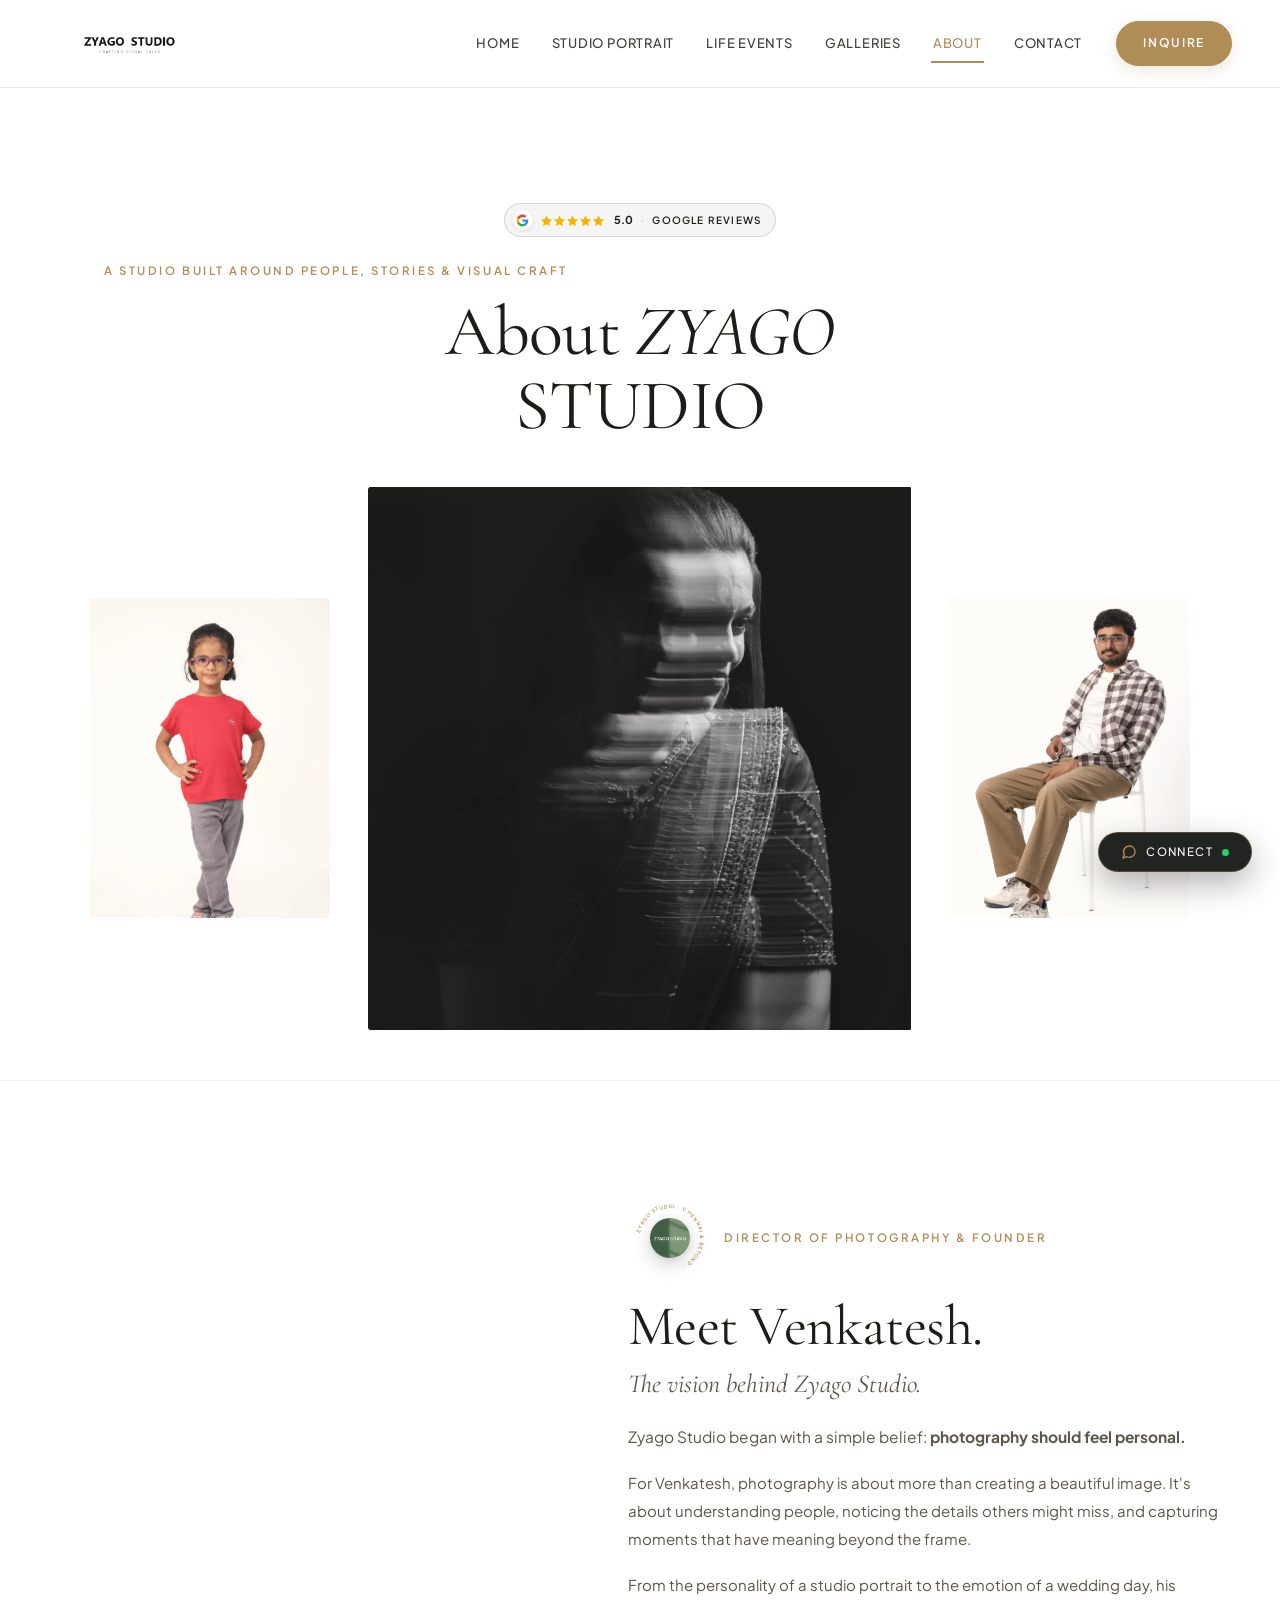
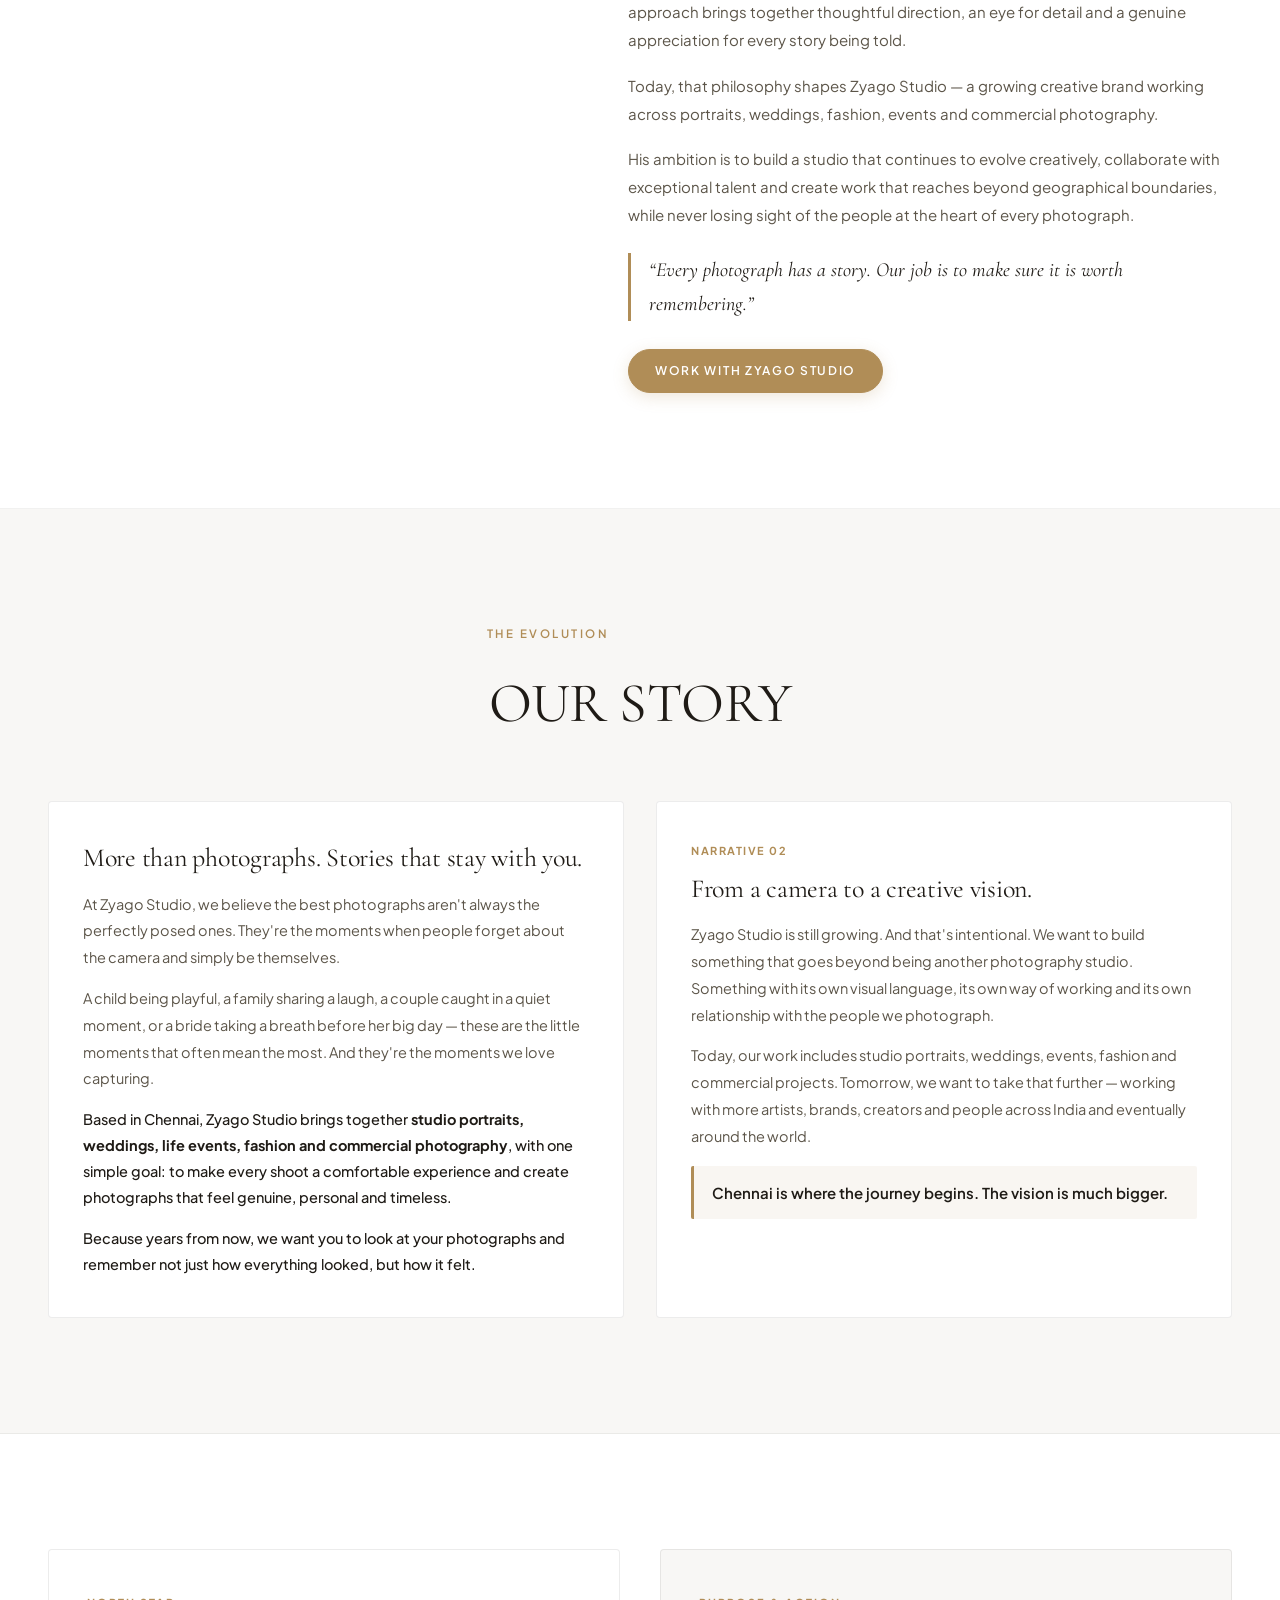
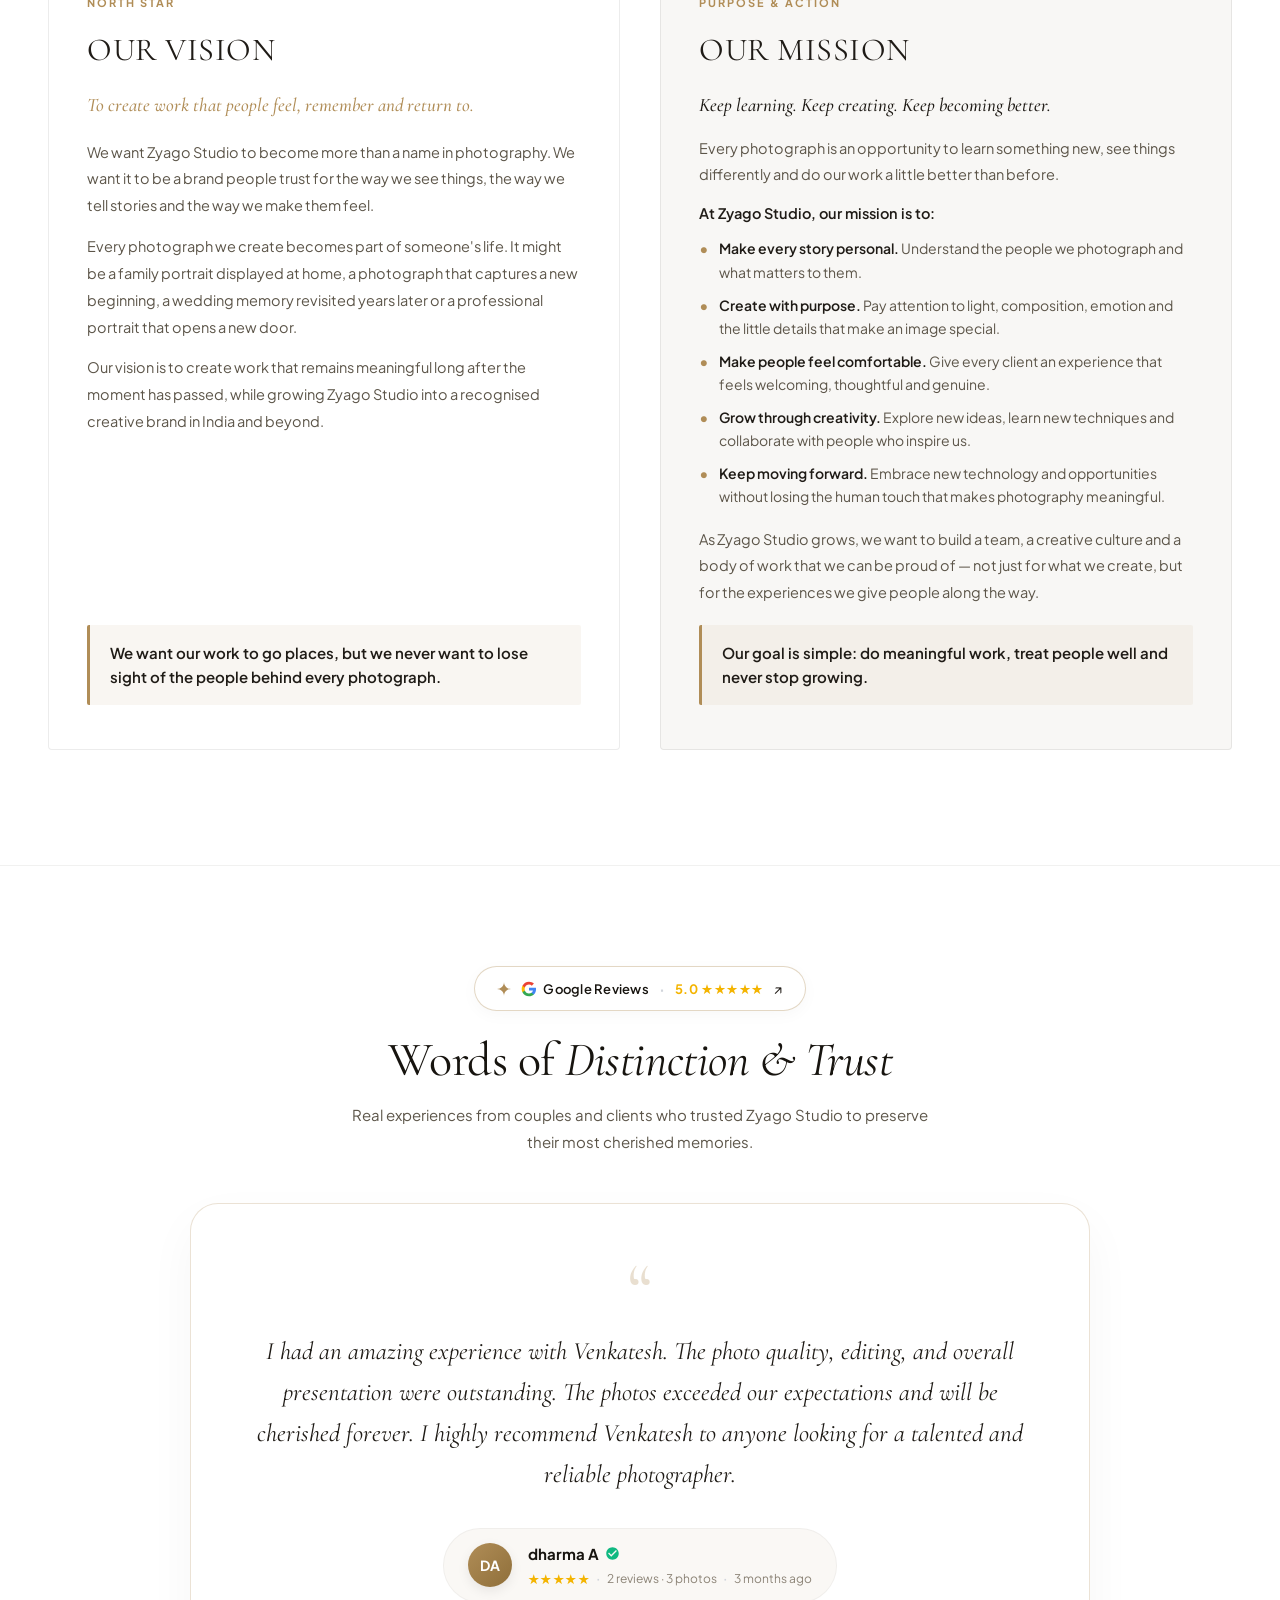
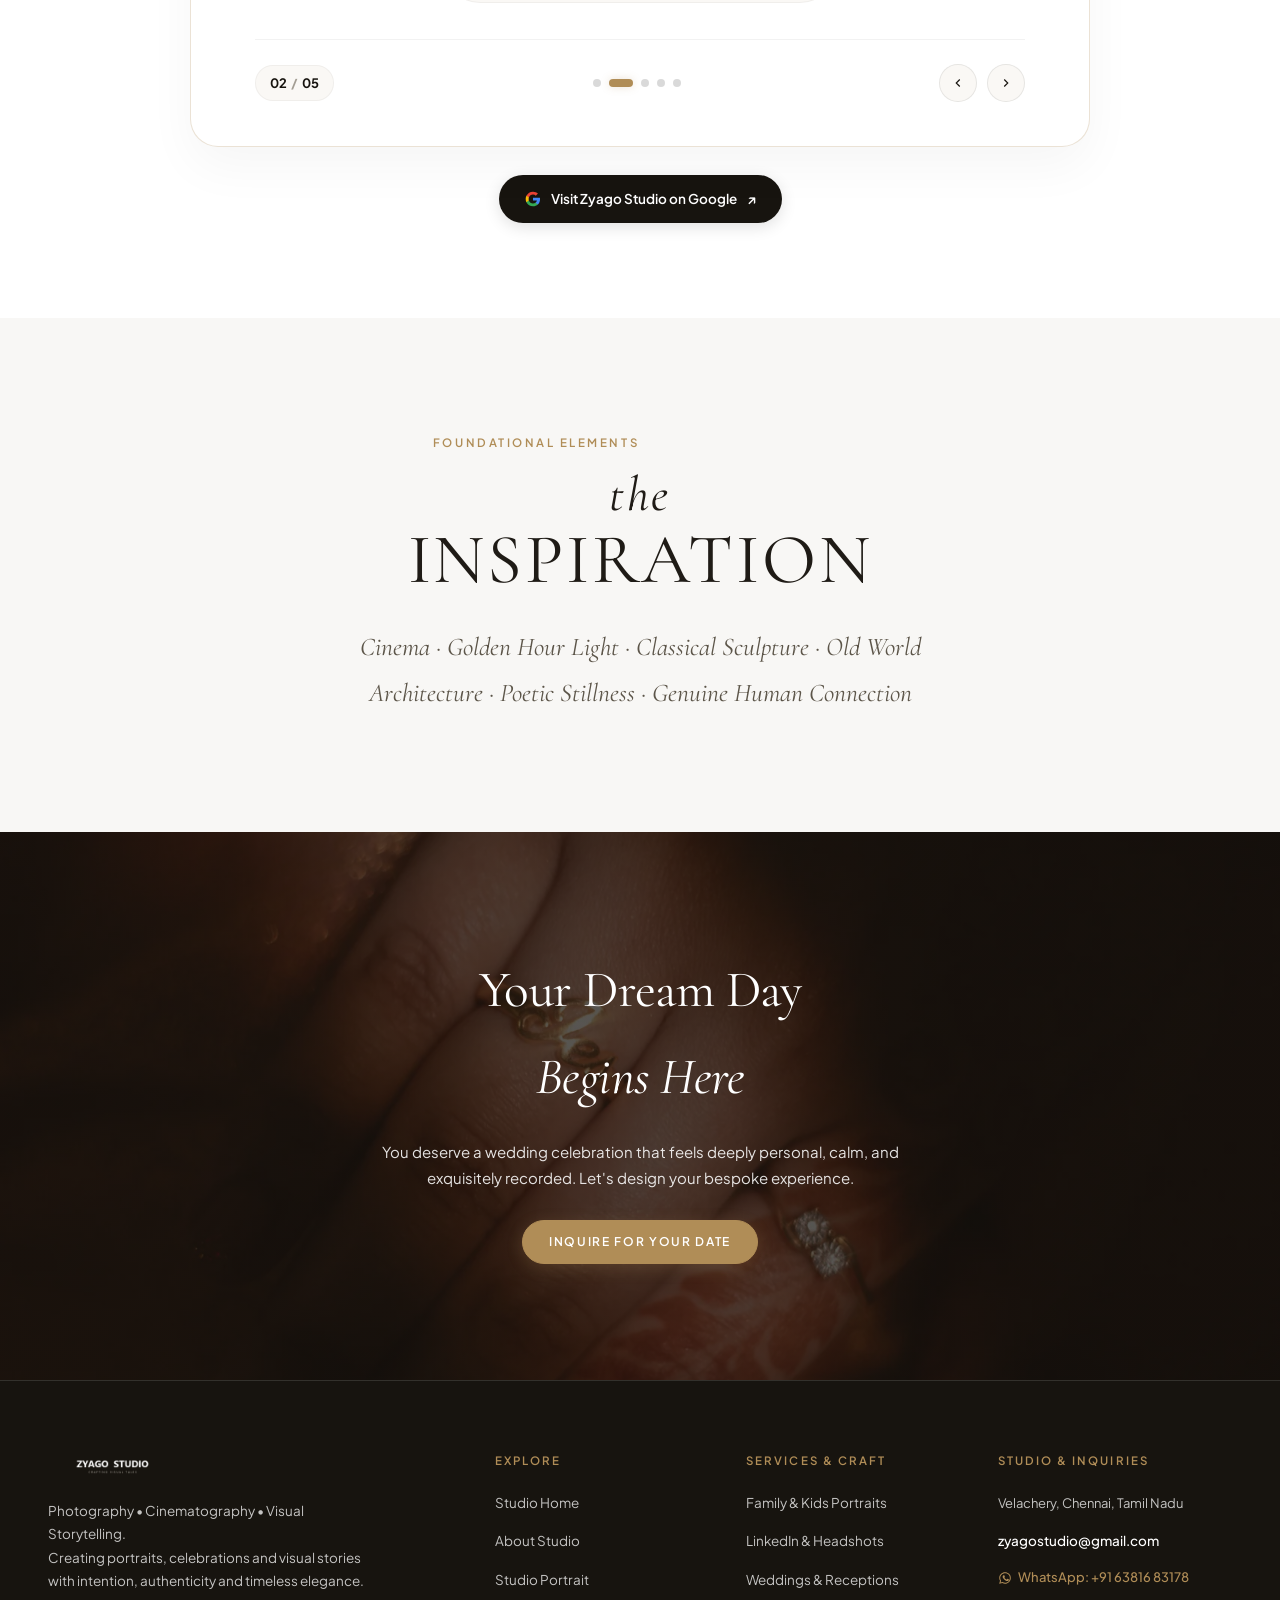
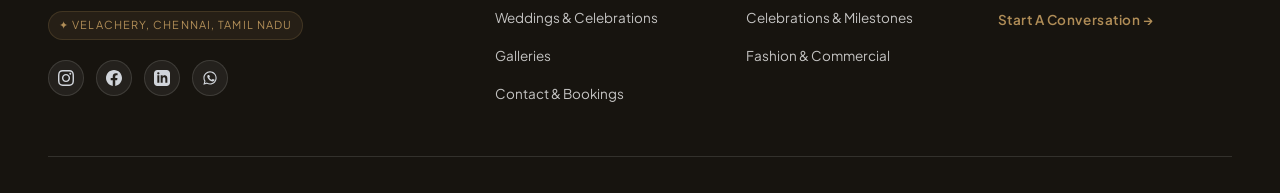
<file: pages/about.html>
<!DOCTYPE html>
<html lang="en">
<head>
  <meta charset="UTF-8">
  <meta name="viewport" content="width=device-width, initial-scale=1.0">
  <title>About Zyago Studio | Fine Art Photography Studio Chennai</title>
  <meta name="description" content="Discover the philosophy and craftsmanship of Zyago Studio, founded by Venkatesh in Velachery, Chennai to create timeless, editorial visual storytelling.">
  <link rel="canonical" href="https://YOUR-DOMAIN.com/pages/about.html">

  <!-- Favicon & Touch Icons -->
  <link rel="icon" type="image/x-icon" href="../favicon.ico">
  <link rel="icon" type="image/png" sizes="16x16" href="../favicon-16x16.png">
  <link rel="icon" type="image/png" sizes="32x32" href="../favicon-32x32.png">
  <link rel="apple-touch-icon" sizes="180x180" href="../apple-touch-icon.png">
  <link rel="manifest" href="../site.webmanifest">
  <meta name="theme-color" content="#415d47">

  <!-- Open Graph -->
  <meta property="og:type" content="profile">
  <meta property="og:url" content="https://YOUR-DOMAIN.com/pages/about.html">
  <meta property="og:title" content="About Zyago Studio | Fine Art Photography Studio Chennai">
  <meta property="og:description" content="Discover the philosophy and craftsmanship of Zyago Studio, founded by Venkatesh in Velachery, Chennai to create timeless, editorial visual storytelling.">
  <meta property="og:image" content="https://YOUR-DOMAIN.com/assets/images/brand/brand-director-seal.webp">
  <meta property="og:site_name" content="Zyago Studio">
  <meta property="og:locale" content="en_IN">

  <!-- Twitter Card -->
  <meta name="twitter:card" content="summary_large_image">
  <meta name="twitter:title" content="About Zyago Studio | Fine Art Photography Studio Chennai">
  <meta name="twitter:description" content="Discover the philosophy and craftsmanship of Zyago Studio, founded by Venkatesh in Velachery, Chennai to create timeless, editorial visual storytelling.">
  <meta name="twitter:image" content="https://YOUR-DOMAIN.com/assets/images/brand/brand-director-seal.webp">
<!-- Favicon & Apple Touch Icons -->
  <!-- Geo & Local SEO Tags -->
  <meta name="geo.region" content="IN-TN">
  <meta name="geo.placename" content="Velachery, Chennai, Tamil Nadu">
  <meta name="geo.position" content="12.9796126;80.22909">
  <meta name="ICBM" content="12.9796126, 80.22909">

    <!-- Preconnect & Asynchronous Typography -->
  <link rel="preconnect" href="https://fonts.googleapis.com">
  <link rel="preconnect" href="https://fonts.gstatic.com" crossorigin>
  <link rel="stylesheet" href="https://fonts.googleapis.com/css2?family=Cormorant+Garamond:ital,wght@0,300;0,400;0,500;0,600;0,700;1,300;1,400;1,500;1,600&family=Plus+Jakarta+Sans:wght@300;400;500;600;700&display=swap">

  <!-- High-Priority LCP Hero Preload -->
  <link rel="preload" as="image" href="../assets/images/highlights/events/event-hl-036.webp" type="image/webp" fetchpriority="high">
  <link rel="stylesheet" href="../css/style.css">
  <link rel="stylesheet" href="../css/responsive.css">

    <!-- JSON-LD Entity Graph: BreadcrumbList & AboutPage -->

  <!-- JSON-LD Structured Data: Organization, WebSite, Breadcrumbs & FAQ -->
  <script type="application/ld+json">
{
  "@context": "https://schema.org",
  "@graph": [
    {
      "@type": "WebSite",
      "@id": "https://YOUR-DOMAIN.com/#website",
      "url": "https://YOUR-DOMAIN.com/",
      "name": "Zyago Studio",
      "description": "Contemporary portrait and wedding photography studio in Chennai.",
      "publisher": {
        "@id": "https://YOUR-DOMAIN.com/#organization"
      },
      "inLanguage": "en-IN"
    },
    {
      "@type": [
        "PhotographyStudio",
        "ProfessionalService",
        "LocalBusiness"
      ],
      "@id": "https://YOUR-DOMAIN.com/#organization",
      "name": "Zyago Studio",
      "alternateName": [
        "Zyago Studio Chennai",
        "Zyago Portrait Studio Velachery",
        "Zyago Wedding Photography Chennai"
      ],
      "url": "https://YOUR-DOMAIN.com/",
      "logo": "https://YOUR-DOMAIN.com/assets/images/brand-logo.webp",
      "image": [
        "https://YOUR-DOMAIN.com/assets/images/highlights/portraits/portrait-hl-001.webp",
        "https://YOUR-DOMAIN.com/assets/images/highlights/events/event-hl-001.webp",
        "https://YOUR-DOMAIN.com/assets/images/brand/brand-director-seal.webp"
      ],
      "description": "Zyago Studio is a contemporary photography and cinematography studio in Velachery, Chennai specializing in studio portraits, candid weddings, family photography, LinkedIn headshots, and editorial visual storytelling.",
      "telephone": "+916381683178",
      "email": "zyagostudio@gmail.com",
      "priceRange": "₹₹",
      "currenciesAccepted": "INR",
      "paymentAccepted": "Cash, Credit Card, UPI, Bank Transfer",
      "address": {
        "@type": "PostalAddress",
        "streetAddress": "Velachery",
        "addressLocality": "Chennai",
        "addressRegion": "Tamil Nadu",
        "postalCode": "600042",
        "addressCountry": "IN"
      },
      "geo": {
        "@type": "GeoCoordinates",
        "latitude": 12.9796126,
        "longitude": 80.22909
      },
      "hasMap": "https://maps.google.com/maps?q=12.9796126,80.22909",
      "areaServed": [
        {
          "@type": "AdministrativeArea",
          "name": "Velachery, Chennai"
        },
        {
          "@type": "AdministrativeArea",
          "name": "Adyar, Chennai"
        },
        {
          "@type": "AdministrativeArea",
          "name": "Besant Nagar, Chennai"
        },
        {
          "@type": "AdministrativeArea",
          "name": "Thiruvanmiyur, Chennai"
        },
        {
          "@type": "AdministrativeArea",
          "name": "OMR (Old Mahabalipuram Road), Chennai"
        },
        {
          "@type": "AdministrativeArea",
          "name": "ECR (East Coast Road), Chennai"
        },
        {
          "@type": "City",
          "name": "Chennai"
        },
        {
          "@type": "State",
          "name": "Tamil Nadu"
        },
        {
          "@type": "Country",
          "name": "India"
        }
      ],
      "openingHoursSpecification": [
        {
          "@type": "OpeningHoursSpecification",
          "dayOfWeek": [
            "Monday",
            "Tuesday",
            "Wednesday",
            "Thursday",
            "Friday",
            "Saturday",
            "Sunday"
          ],
          "opens": "09:30",
          "closes": "19:30"
        }
      ],
      "sameAs": [
        "https://www.instagram.com/zyagostudio",
        "https://maps.google.com/maps?q=12.9796126,80.22909"
      ]
    },
    {
      "@type": "BreadcrumbList",
      "@id": "https://YOUR-DOMAIN.com/pages/about.html#breadcrumbs",
      "itemListElement": [
        {
          "@type": "ListItem",
          "position": 1,
          "name": "Home",
          "item": "https://YOUR-DOMAIN.com/"
        },
        {
          "@type": "ListItem",
          "position": 2,
          "name": "About Zyago Studio",
          "item": "https://YOUR-DOMAIN.com/pages/about.html"
        }
      ]
    },
    {
      "@type": "WebPage",
      "@id": "https://YOUR-DOMAIN.com/pages/about.html#webpage",
      "url": "https://YOUR-DOMAIN.com/pages/about.html",
      "name": "About Zyago Studio | Fine Art Photography Studio Chennai",
      "description": "Discover the philosophy and craftsmanship of Zyago Studio, founded by Venkatesh in Velachery, Chennai to create timeless, editorial visual storytelling.",
      "isPartOf": {
        "@id": "https://YOUR-DOMAIN.com/#website"
      },
      "inLanguage": "en-IN"
    }
  ]
}
  </script>
</head>
<body>

  <!-- ========================================================================
       PRELOADER
       ======================================================================== -->
  <div class="site-preloader" id="sitePreloader">
    <div class="preloader-content">
      <div class="preloader-emblem">
        <img src="../assets/images/brand-logo.webp" alt="Zyago Studio Logo" decoding="async" width="1080" height="1080">
      </div>
      <img src="../assets/images/logo-dark.png" alt="Zyago Studio" class="preloader-logo" decoding="async" width="600" height="140">
      <div class="preloader-bar">
        <div class="preloader-progress"></div>
      </div>
    </div>
  </div>

  <!-- ========================================================================
       PRIMARY HEADER (LIGHT/IVORY)
       ======================================================================== -->
  <header class="site-header light-header" id="mainHeader">
    <a href="../index.html" class="header-brand" aria-label="Zyago Studio Home">
      <img src="../assets/images/logo-dark.png" alt="Zyago Studio" class="header-logo" id="headerLogo" decoding="async" width="600" height="140">
    </a>

    <div class="header-nav-wrapper">
      <nav class="header-nav" aria-label="Primary Navigation">
        <a href="../index.html" class="nav-link">Home</a>
        <a href="studio-portrait.html" class="nav-link">Studio Portrait</a>
        <a href="life-events.html" class="nav-link">Life Events</a>
        <a href="galleries.html" class="nav-link">Galleries</a>
        <a href="about.html" class="nav-link active">About</a>
        <a href="contact.html" class="nav-link">Contact</a>
      </nav>

      <a href="contact.html" class="btn-contact">Inquire</a>

      <button class="hamburger-btn" aria-label="Toggle navigation menu" id="hamburgerBtn">
        <span class="hamburger-line"></span>
        <span class="hamburger-line"></span>
        <span class="hamburger-line"></span>
      </button>
    </div>
  </header>

  <!-- ========================================================================
       MINIMALIST FULLSCREEN MOBILE MENU
       ======================================================================== -->
  <div class="menu-overlay" id="menuOverlay" aria-hidden="true">
    <button class="menu-overlay-close" id="menuCloseBtn" aria-label="Close navigation menu">
      <span class="close-line"></span>
      <span class="close-line"></span>
    </button>

    <div class="menu-overlay-brand">
      <img src="../assets/images/brand-logo.webp" alt="Zyago Studio Crest" class="menu-overlay-logo" decoding="async" width="1080" height="1080">
      <span class="menu-overlay-tag">ZYAGO STUDIO · CHENNAI</span>
    </div>

    <nav class="minimal-menu-nav">
      <a href="../index.html" class="minimal-menu-link">HOME</a>
      <a href="studio-portrait.html" class="minimal-menu-link">STUDIO PORTRAIT</a>
      <a href="life-events.html" class="minimal-menu-link">LIFE EVENTS</a>
      <a href="galleries.html" class="minimal-menu-link">GALLERIES</a>
      <a href="about.html" class="minimal-menu-link active">ABOUT</a>
      <a href="contact.html" class="minimal-menu-link">CONTACT</a>
    </nav>

    <div class="minimal-menu-footer">
      <div class="minimal-menu-socials">
        <a href="https://www.instagram.com/zyagostudio?igsi=MW1tZWFuN2djYThxdQ==" target="_blank" rel="noopener noreferrer" class="minimal-menu-social-link" aria-label="Zyago Studio on Instagram">
          <svg viewBox="0 0 24 24"><path d="M12 2.163c3.204 0 3.584.012 4.85.07 3.252.148 4.771 1.691 4.919 4.919.058 1.265.069 1.645.069 4.849 0 3.205-.012 3.584-.069 4.849-.149 3.225-1.664 4.771-4.919 4.919-1.266.058-1.644.07-4.85.07-3.204 0-3.584-.012-4.849-.07-3.26-.149-4.771-1.699-4.919-4.92-.058-1.265-.07-1.644-.07-4.849 0-3.204.013-3.583.07-4.849.149-3.227 1.664-4.771 4.919-4.919 1.266-.057 1.645-.069 4.849-.069zm0-2.163c-3.259 0-3.667.014-4.947.072-4.358.2-6.78 2.618-6.98 6.98-.059 1.281-.073 1.689-.073 4.948 0 3.259.014 3.668.072 4.948.2 4.358 2.618 6.78 6.98 6.98 1.281.058 1.689.072 4.948.072 3.259 0 3.668-.014 4.948-.072 4.354-.2 6.782-2.618 6.979-6.98.059-1.28.073-1.689.073-4.948 0-3.259-.014-3.667-.072-4.947-.196-4.354-2.617-6.78-6.979-6.98-1.281-.059-1.69-.073-4.949-.073zm0 5.838c-3.403 0-6.162 2.759-6.162 6.162s2.759 6.163 6.162 6.163 6.162-2.759 6.162-6.163c0-3.403-2.759-6.162-6.162-6.162zm0 10.162c-2.209 0-4-1.79-4-4 0-2.209 1.791-4 4-4s4 1.791 4 4c0 2.21-1.791 4-4 4zm6.406-11.845c-.796 0-1.441.645-1.441 1.44s.645 1.44 1.441 1.44c.795 0 1.439-.645 1.439-1.44s-.644-1.44-1.439-1.44z"/></svg>
          <span>Instagram</span>
        </a>
        <a href="https://wa.me/916381683178" target="_blank" rel="noopener noreferrer" class="minimal-menu-social-link" aria-label="Zyago Studio on WhatsApp">
          <svg viewBox="0 0 24 24"><path d="M12.04 2C6.58 2 2.13 6.45 2.13 11.91C2.13 13.66 2.59 15.36 3.45 16.86L2.05 22L7.3 20.62C8.75 21.41 10.38 21.83 12.04 21.83C17.5 21.83 21.95 17.38 21.95 11.92C21.95 9.27 20.92 6.78 19.05 4.91C17.18 3.03 14.69 2 12.04 2M12.05 3.67C14.25 3.67 16.31 4.53 17.87 6.09C19.42 7.65 20.28 9.72 20.28 11.92C20.28 16.46 16.58 20.15 12.04 20.15C10.56 20.15 9.11 19.76 7.85 19L7.55 18.83L4.43 19.65L5.26 16.61L5.06 16.29C4.24 15 3.8 13.47 3.8 11.91C3.81 7.37 7.5 3.67 12.05 3.67M9.53 7.34C9.36 7.34 9.08 7.41 8.84 7.67C8.61 7.94 7.94 8.57 7.94 9.87C7.94 11.17 8.89 12.43 9.02 12.6C9.15 12.78 10.87 15.42 13.5 16.56C14.13 16.83 14.62 17 15 17.13C15.65 17.33 16.24 17.3 16.71 17.23C17.23 17.15 18.31 16.58 18.54 15.93C18.77 15.28 18.77 14.73 18.7 14.61C18.63 14.5 18.46 14.43 18.2 14.3C17.94 14.17 16.68 13.55 16.45 13.46C16.21 13.38 16.05 13.34 15.88 13.6C15.71 13.86 15.23 14.43 15.08 14.61C14.94 14.78 14.79 14.8 14.53 14.67C14.27 14.54 13.44 14.27 12.45 13.39C11.69 12.7 11.17 11.86 11.02 11.6C10.88 11.34 11 11.2 11.13 11.07C11.25 10.95 11.39 10.77 11.53 10.61C11.66 10.45 11.71 10.33 11.79 10.16C11.88 10 11.84 9.86 11.77 9.73C11.71 9.6 11.2 8.35 10.98 7.84C10.78 7.34 10.57 7.41 10.41 7.41C10.26 7.4 10.08 7.39 9.91 7.39C9.74 7.39 9.53 7.34 9.53 7.34Z"/></svg>
          <span>WhatsApp</span>
        </a>
      </div>
      <a href="mailto:zyagostudio@gmail.com" style="color: var(--color-gold); font-size: 12px; text-decoration: none; letter-spacing: 0.05em;">zyagostudio@gmail.com</a>
    </div>
  </div>

  <main style="padding-top: var(--header-height);">
    
    <!-- ========================================================================
         ABOUT HERO (Editorial Showcase - Clean White & Minimal Luxury)
         ======================================================================== -->
    <section class="section" style="background-color: #ffffff; text-align: center; padding-bottom: 50px;">
      <div class="container">
        <!-- Minimalist Solid Google Review Stars Badge -->
        <a href="https://www.google.com/maps/place/Zyago+Studio/@12.9796126,80.22909,17z/data=!3m1!4b1!4m6!3m5!1s0x3a525d22100c98d1:0xd8d1f86d289bf003!8m2!3d12.9796126!4d80.22909!16s%2Fg%2F11z7n243vn?hl=en&entry=ttu&g_ep=EgoyMDI2MDkzMC4wIKXMDSoASAFQAw%3D%3D" target="_blank" rel="noopener noreferrer" class="hero-google-badge" style="margin: 0 auto 24px; display: inline-flex;" aria-label="View Zyago Studio 5.0 Star Google Profile and Reviews">
          <div class="google-icon-box">
            <svg class="google-svg" viewBox="0 0 24 24" width="13" height="13">
              <path fill="#4285F4" d="M22.56 12.25c0-.78-.07-1.53-.2-2.25H12v4.26h5.92c-.26 1.37-1.04 2.53-2.21 3.31v2.77h3.57c2.08-1.92 3.28-4.74 3.28-8.09z"/>
              <path fill="#34A853" d="M12 23c2.97 0 5.46-.98 7.28-2.66l-3.57-2.77c-.98.66-2.23 1.06-3.71 1.06-2.86 0-5.29-1.93-6.16-4.53H2.18v2.84C3.99 20.53 7.7 23 12 23z"/>
              <path fill="#FBBC05" d="M5.84 14.09c-.22-.66-.35-1.36-.35-2.09s.13-1.43.35-2.09V7.06H2.18C1.43 8.55 1 10.22 1 12s.43 3.45 1.18 4.94l2.85-2.22.81-.63z"/>
              <path fill="#EA4335" d="M12 5.38c1.62 0 3.06.56 4.21 1.64l3.15-3.15C17.45 2.09 14.97 1 12 1 7.7 1 3.99 3.47 2.18 7.06l3.66 2.84c.87-2.6 3.3-4.52 6.16-4.52z"/>
            </svg>
          </div>
          <div class="hero-stars-row">
            <svg viewBox="0 0 20 20" class="star-icon" fill="currentColor"><polygon points="10 1 13.09 7.26 20 8.27 15 13.14 16.18 20.02 10 16.77 3.82 20.02 5 13.14 0 8.27 6.91 7.26 10 1"/></svg>
            <svg viewBox="0 0 20 20" class="star-icon" fill="currentColor"><polygon points="10 1 13.09 7.26 20 8.27 15 13.14 16.18 20.02 10 16.77 3.82 20.02 5 13.14 0 8.27 6.91 7.26 10 1"/></svg>
            <svg viewBox="0 0 20 20" class="star-icon" fill="currentColor"><polygon points="10 1 13.09 7.26 20 8.27 15 13.14 16.18 20.02 10 16.77 3.82 20.02 5 13.14 0 8.27 6.91 7.26 10 1"/></svg>
            <svg viewBox="0 0 20 20" class="star-icon" fill="currentColor"><polygon points="10 1 13.09 7.26 20 8.27 15 13.14 16.18 20.02 10 16.77 3.82 20.02 5 13.14 0 8.27 6.91 7.26 10 1"/></svg>
            <svg viewBox="0 0 20 20" class="star-icon" fill="currentColor"><polygon points="10 1 13.09 7.26 20 8.27 15 13.14 16.18 20.02 10 16.77 3.82 20.02 5 13.14 0 8.27 6.91 7.26 10 1"/></svg>
          </div>
          <span class="hero-badge-score">5.0</span>
          <span class="hero-badge-sep">·</span>
          <span class="hero-badge-text">Google Reviews</span>
        </a>

        <p class="uppercase-track" style="margin-bottom: 14px;" data-about="hero-tagline">A Studio Built Around People, Stories &amp; Visual Craft</p>
        <h1 style="font-size: clamp(38px, 5.5vw, 80px); line-height: 1.05; margin-bottom: 44px; letter-spacing: -0.01em;">
          <span data-about="hero-title-main">About</span> <span class="italic" data-about="hero-title-italic">ZYAGO</span><br><span data-about="hero-title-sub">STUDIO</span>
        </h1>

        <div class="about-hero-triptych">
          <!-- Left auxiliary crop -->
          <div class="about-hero-aux-img">
            <div class="about-slideshow-container" id="aboutAuxLeftSlideshow">
              <img src="../assets/images/highlights/portraits/portrait-hl-032.webp" alt="Editorial portrait" class="about-slide active curated-photo" decoding="async" width="1706" height="2560" loading="lazy">
              <img src="../assets/images/highlights/portraits/portrait-hl-033.webp" alt="Editorial portrait sitting" class="about-slide curated-photo" decoding="async" width="1701" height="2560" loading="lazy">
              <img src="../assets/images/highlights/portraits/portrait-hl-034.webp" alt="Fine art daylight portrait" class="about-slide curated-photo" decoding="async" width="1706" height="2560" loading="lazy">
              <img src="../assets/images/highlights/portraits/portrait-hl-035.webp" alt="Sculpted form sitting" class="about-slide curated-photo" decoding="async" width="1706" height="2560" loading="lazy">
            </div>
          </div>

          <!-- Center focal image: Romantic Editorial Couple (2s Smooth Slideshow) -->
          <div class="about-hero-center-img">
            <div class="about-slideshow-container" id="aboutCenterSlideshow">
              <img src="../assets/images/highlights/events/event-hl-036.webp" alt="Editorial wedding couple in golden light" class="about-slide active curated-photo" decoding="async" width="1706" height="2560" loading="lazy">
              <img src="../assets/images/highlights/events/event-hl-038.webp" alt="Sacred wedding vows celebration" class="about-slide curated-photo" decoding="async" width="1706" height="2560" loading="lazy">
              <img src="../assets/images/highlights/events/event-hl-040.webp" alt="Joyful couple embrace" class="about-slide curated-photo" decoding="async" width="1706" height="2560" loading="lazy">
              <img src="../assets/images/highlights/events/event-hl-042.webp" alt="Bridal joy and laughter" class="about-slide curated-photo" decoding="async" width="1706" height="2560" loading="lazy">
              <img src="../assets/images/highlights/events/event-hl-043.webp" alt="Fine art wedding celebration" class="about-slide curated-photo" decoding="async" width="1706" height="2560" loading="lazy">
              <img src="../assets/images/highlights/events/event-hl-044.webp" alt="Grand wedding celebration" class="about-slide curated-photo" decoding="async" width="1706" height="2560" loading="lazy">
            </div>
          </div>

          <!-- Right auxiliary crop -->
          <div class="about-hero-aux-img">
            <div class="about-slideshow-container" id="aboutAuxRightSlideshow">
              <img src="../assets/images/highlights/portraits/portrait-hl-038.webp" alt="Fine art bridal portrait" class="about-slide active curated-photo" decoding="async" width="1706" height="2560" loading="lazy">
              <img src="../assets/images/highlights/portraits/portrait-hl-039.webp" alt="Intricate lace heirloom portrait" class="about-slide curated-photo" decoding="async" width="1706" height="2560" loading="lazy">
              <img src="../assets/images/highlights/portraits/portrait-hl-040.webp" alt="Minimalist editorial sitting" class="about-slide curated-photo" decoding="async" width="1706" height="2560" loading="lazy">
              <img src="../assets/images/highlights/portraits/portrait-hl-041.webp" alt="Couture fine art portrait" class="about-slide curated-photo" decoding="async" width="1706" height="2560" loading="lazy">
            </div>
          </div>
        </div>
      </div>
    </section>

    <!-- ========================================================================
         CONSOLIDATED NARRATIVE: THE FOUNDER & PHILOSOPHY (Minimal Luxury Pure White)
         ======================================================================== -->
    <section class="section" style="background-color: #ffffff; border-top: 1px solid rgba(23, 20, 15, 0.06); border-bottom: 1px solid rgba(23, 20, 15, 0.06);">
      <div class="container">
        <div class="about-collage-grid reveal-on-scroll">
          
          <!-- Founder Curtain Reveal Card (Hardware Accelerated Smooth Reveal) -->
          <div class="founder-curtain-wrapper">
            <div class="founder-curtain-container" id="founderCurtainCard">
              <div class="founder-curtain-wipe" aria-hidden="true"></div>
              <img src="../assets/images/brand/brand-director-seal.webp" alt="Venkatesh - Founder &amp; Director of Photography, Zyago Studio" class="founder-curtain-img" loading="lazy" decoding="async" width="2000" height="3000">
              
              <div class="founder-role-caption" data-about="founder-role">DIRECTOR OF PHOTOGRAPHY &amp; FOUNDER</div>
            </div>
          </div>

          <!-- Single Tight Narrative -->
          <div>
            <div class="brand-emblem-badge-wrap">
              <div class="circular-brand-badge badge-sm" aria-label="Zyago Studio Emblem">
                <div class="badge-logo-center">
                  <img src="../assets/images/brand-logo.webp" alt="Zyago Studio Logo" decoding="async" width="1080" height="1080">
                </div>
                <svg class="badge-rotating-text" viewBox="0 0 140 140">
                  <defs>
                    <path id="aboutCirclePath" d="M 70, 70 m -50, 0 a 50,50 0 1,1 100,0 a 50,50 0 1,1 -100,0"/>
                  </defs>
                  <text>
                    <textPath href="#aboutCirclePath" startOffset="0%">
                      · ZYAGO STUDIO · CHENNAI &amp; BEYOND ·
                    </textPath>
                  </text>
                </svg>
              </div>
              <span class="uppercase-track" style="margin-bottom: 0;" data-about="founder-role">Director of Photography &amp; Founder</span>
            </div>
            <h2 style="font-size: clamp(34px, 4.4vw, 62px); line-height: 1.08; margin-bottom: 10px; letter-spacing: -0.01em;" data-about="founder-name">
              Meet Venkatesh.
            </h2>
            <p style="font-family: var(--font-serif); font-size: clamp(20px, 2.2vw, 26px); font-style: italic; color: var(--text-dark-secondary); margin-bottom: 22px; line-height: 1.3;" data-about="founder-subhead">
              The vision behind Zyago Studio.
            </p>
            
            <div data-about="founder-bio">
              <p style="font-size: 15.5px; color: var(--text-dark-secondary); line-height: 1.85; margin-bottom: 18px;">
                Zyago Studio began with a simple belief: <strong>photography should feel personal.</strong>
              </p>
              <p style="font-size: 15px; color: var(--text-dark-secondary); line-height: 1.85; margin-bottom: 18px;">
                For Venkatesh, photography is about more than creating a beautiful image. It's about understanding people, noticing the details others might miss, and capturing moments that have meaning beyond the frame.
              </p>
              <p style="font-size: 15px; color: var(--text-dark-secondary); line-height: 1.85; margin-bottom: 18px;">
                From the personality of a studio portrait to the emotion of a wedding day, his approach brings together thoughtful direction, an eye for detail and a genuine appreciation for every story being told.
              </p>
              <p style="font-size: 15px; color: var(--text-dark-secondary); line-height: 1.85; margin-bottom: 18px;">
                Today, that philosophy shapes Zyago Studio &mdash; a growing creative brand working across portraits, weddings, fashion, events and commercial photography.
              </p>
              <p style="font-size: 15px; color: var(--text-dark-secondary); line-height: 1.85; margin-bottom: 24px;">
                His ambition is to build a studio that continues to evolve creatively, collaborate with exceptional talent and create work that reaches beyond geographical boundaries, while never losing sight of the people at the heart of every photograph.
              </p>
            </div>

            <blockquote style="font-family: var(--font-serif); font-size: 20px; font-style: italic; color: var(--text-dark); border-left: 3px solid var(--color-gold); padding-left: 18px; margin-bottom: 28px;" data-about="founder-quote">
              “Every photograph has a story. Our job is to make sure it is worth remembering.”
            </blockquote>

            <a href="contact.html" class="btn-contact">Work With Zyago Studio</a>
          </div>

        </div>
      </div>
    </section>

    <!-- ========================================================================
         OUR STORY (VERSION 01 & VERSION 02)
         ======================================================================== -->
    <section class="section" style="background-color: var(--bg-warm-stone); border-bottom: 1px solid rgba(23, 20, 15, 0.06);">
      <div class="container">
        <div style="text-align: center; max-width: 760px; margin: 0 auto 50px;" class="reveal-on-scroll">
          <p class="uppercase-track" style="margin-bottom: 12px;">The Evolution</p>
          <h2 style="font-family: var(--font-serif); font-size: clamp(34px, 4.4vw, 56px); margin-bottom: 16px;" data-about="story-title">OUR STORY</h2>
        </div>

        <div style="display: grid; grid-template-columns: repeat(auto-fit, minmax(320px, 1fr)); gap: 32px;" class="reveal-on-scroll">
          
          <!-- Story Block 01 -->
          <div style="background: #ffffff; padding: 40px 34px; border-radius: 4px; border: 1px solid rgba(23, 20, 15, 0.08);">
            <h3 style="font-family: var(--font-serif); font-size: 26px; margin-bottom: 16px; color: var(--text-dark); line-height: 1.25;" data-about="story-b1-heading">
              More than photographs. Stories that stay with you.
            </h3>
            <div data-about="story-b1-body">
              <p style="font-size: 14.5px; color: var(--text-dark-secondary); line-height: 1.85; margin-bottom: 14px;">
                At Zyago Studio, we believe the best photographs aren't always the perfectly posed ones. They're the moments when people forget about the camera and simply be themselves.
              </p>
              <p style="font-size: 14.5px; color: var(--text-dark-secondary); line-height: 1.85; margin-bottom: 14px;">
                A child being playful, a family sharing a laugh, a couple caught in a quiet moment, or a bride taking a breath before her big day &mdash; these are the little moments that often mean the most. And they're the moments we love capturing.
              </p>
              <p style="font-size: 14.5px; color: var(--text-dark); font-weight: 500; line-height: 1.8; margin-bottom: 14px;">
                Based in Chennai, Zyago Studio brings together <strong>studio portraits, weddings, life events, fashion and commercial photography</strong>, with one simple goal: to make every shoot a comfortable experience and create photographs that feel genuine, personal and timeless.
              </p>
              <p style="font-size: 14.5px; color: var(--text-dark); font-weight: 500; line-height: 1.8; margin-bottom: 0;">
                Because years from now, we want you to look at your photographs and remember not just how everything looked, but how it felt.
              </p>
            </div>
          </div>

          <!-- Story Block 02 -->
          <div style="background: #ffffff; padding: 40px 34px; border-radius: 4px; border: 1px solid rgba(23, 20, 15, 0.08);">
            <span style="font-size: 11px; font-weight: 700; letter-spacing: 1.5px; color: var(--color-gold); text-transform: uppercase; display: block; margin-bottom: 12px;">Narrative 02</span>
            <h3 style="font-family: var(--font-serif); font-size: 26px; margin-bottom: 16px; color: var(--text-dark); line-height: 1.25;" data-about="story-b2-heading">
              From a camera to a creative vision.
            </h3>
            <div data-about="story-b2-body">
              <p style="font-size: 14.5px; color: var(--text-dark-secondary); line-height: 1.85; margin-bottom: 14px;">
                Zyago Studio is still growing. And that's intentional. We want to build something that goes beyond being another photography studio. Something with its own visual language, its own way of working and its own relationship with the people we photograph.
              </p>
              <p style="font-size: 14.5px; color: var(--text-dark-secondary); line-height: 1.85; margin-bottom: 16px;">
                Today, our work includes studio portraits, weddings, events, fashion and commercial projects. Tomorrow, we want to take that further — working with more artists, brands, creators and people across India and eventually around the world.
              </p>
            </div>
            <div style="background: rgba(176, 141, 87, 0.08); border-left: 3px solid var(--color-gold); padding: 14px 18px; border-radius: 2px;">
              <p style="font-size: 15px; font-weight: 600; color: var(--text-dark); margin: 0;" data-about="story-b2-highlight">
                Chennai is where the journey begins. The vision is much bigger.
              </p>
            </div>
          </div>
          </div>

        </div>
      </div>
    </section>

    <!-- ========================================================================
         OUR VISION & OUR MISSION
         ======================================================================== -->
    <section class="section" style="background-color: #ffffff; border-bottom: 1px solid rgba(23, 20, 15, 0.06);">
      <div class="container">
        <div style="display: grid; grid-template-columns: repeat(auto-fit, minmax(320px, 1fr)); gap: 40px;" class="reveal-on-scroll">
          
          <!-- Vision Card (North Star) -->
          <div style="border: 1px solid rgba(23, 20, 15, 0.08); border-radius: 4px; padding: 44px 38px; background: #ffffff; display: flex; flex-direction: column; justify-content: space-between;">
            <div>
              <p class="uppercase-track" style="margin-bottom: 10px; color: var(--color-gold); font-size: 11px; font-weight: 700; letter-spacing: 2px;">NORTH STAR</p>
              <h2 style="font-family: var(--font-serif); font-size: clamp(28px, 2.5vw, 34px); margin-bottom: 14px; color: var(--text-dark); letter-spacing: 0.5px;" data-about="vision-title">OUR VISION</h2>
              <p style="font-family: var(--font-serif); font-size: 19px; font-style: italic; font-weight: 500; color: var(--color-gold); line-height: 1.45; margin-bottom: 20px;" data-about="vision-subhead">
                To create work that people feel, remember and return to.
              </p>
              <div data-about="vision-body">
                <p style="font-size: 14.5px; color: var(--text-dark-secondary); line-height: 1.85; margin-bottom: 14px;">
                  We want Zyago Studio to become more than a name in photography. We want it to be a brand people trust for the way we see things, the way we tell stories and the way we make them feel.
                </p>
                <p style="font-size: 14.5px; color: var(--text-dark-secondary); line-height: 1.85; margin-bottom: 14px;">
                  Every photograph we create becomes part of someone's life. It might be a family portrait displayed at home, a photograph that captures a new beginning, a wedding memory revisited years later or a professional portrait that opens a new door.
                </p>
                <p style="font-size: 14.5px; color: var(--text-dark-secondary); line-height: 1.85; margin-bottom: 22px;">
                  Our vision is to create work that remains meaningful long after the moment has passed, while growing Zyago Studio into a recognised creative brand in India and beyond.
                </p>
              </div>
            </div>
            <div style="background: rgba(176, 141, 87, 0.08); border-left: 3px solid var(--color-gold); padding: 16px 20px; border-radius: 2px; margin-top: auto;">
              <p style="font-size: 15px; font-weight: 600; color: var(--text-dark); margin: 0; line-height: 1.6;" data-about="vision-highlight">
                We want our work to go places, but we never want to lose sight of the people behind every photograph.
              </p>
            </div>
          </div>

          <!-- Mission Card (Purpose & Action) -->
          <div style="border: 1px solid rgba(23, 20, 15, 0.08); border-radius: 4px; padding: 44px 38px; background: var(--bg-warm-stone); display: flex; flex-direction: column; justify-content: space-between;">
            <div>
              <p class="uppercase-track" style="margin-bottom: 10px; color: var(--color-gold); font-size: 11px; font-weight: 700; letter-spacing: 2px;">PURPOSE &amp; ACTION</p>
              <h2 style="font-family: var(--font-serif); font-size: clamp(28px, 2.5vw, 34px); margin-bottom: 14px; color: var(--text-dark); letter-spacing: 0.5px;" data-about="mission-title">OUR MISSION</h2>
              <p style="font-family: var(--font-serif); font-size: 19px; font-style: italic; font-weight: 500; color: var(--text-dark); line-height: 1.45; margin-bottom: 16px;" data-about="mission-subhead">
                Keep learning. Keep creating. Keep becoming better.
              </p>
              <p style="font-size: 14.5px; color: var(--text-dark-secondary); line-height: 1.8; margin-bottom: 14px;" data-about="mission-intro">
                Every photograph is an opportunity to learn something new, see things differently and do our work a little better than before.
              </p>
              <p style="font-size: 14.5px; font-weight: 600; color: var(--text-dark); margin-bottom: 12px;">
                At Zyago Studio, our mission is to:
              </p>
              <ul style="list-style: none; padding: 0; margin: 0 0 18px; display: flex; flex-direction: column; gap: 10px;" data-about="mission-points-list">
                <li style="display: flex; align-items: flex-start; gap: 10px; font-size: 14px; line-height: 1.65; color: var(--text-dark-secondary);">
                  <span style="color: var(--color-gold); font-size: 18px; line-height: 1.2; flex-shrink: 0;">•</span>
                  <span><strong style="color: var(--text-dark); font-weight: 600;">Make every story personal.</strong> Understand the people we photograph and what matters to them.</span>
                </li>
                <li style="display: flex; align-items: flex-start; gap: 10px; font-size: 14px; line-height: 1.65; color: var(--text-dark-secondary);">
                  <span style="color: var(--color-gold); font-size: 18px; line-height: 1.2; flex-shrink: 0;">•</span>
                  <span><strong style="color: var(--text-dark); font-weight: 600;">Create with purpose.</strong> Pay attention to light, composition, emotion and the little details that make an image special.</span>
                </li>
                <li style="display: flex; align-items: flex-start; gap: 10px; font-size: 14px; line-height: 1.65; color: var(--text-dark-secondary);">
                  <span style="color: var(--color-gold); font-size: 18px; line-height: 1.2; flex-shrink: 0;">•</span>
                  <span><strong style="color: var(--text-dark); font-weight: 600;">Make people feel comfortable.</strong> Give every client an experience that feels welcoming, thoughtful and genuine.</span>
                </li>
                <li style="display: flex; align-items: flex-start; gap: 10px; font-size: 14px; line-height: 1.65; color: var(--text-dark-secondary);">
                  <span style="color: var(--color-gold); font-size: 18px; line-height: 1.2; flex-shrink: 0;">•</span>
                  <span><strong style="color: var(--text-dark); font-weight: 600;">Grow through creativity.</strong> Explore new ideas, learn new techniques and collaborate with people who inspire us.</span>
                </li>
                <li style="display: flex; align-items: flex-start; gap: 10px; font-size: 14px; line-height: 1.65; color: var(--text-dark-secondary);">
                  <span style="color: var(--color-gold); font-size: 18px; line-height: 1.2; flex-shrink: 0;">•</span>
                  <span><strong style="color: var(--text-dark); font-weight: 600;">Keep moving forward.</strong> Embrace new technology and opportunities without losing the human touch that makes photography meaningful.</span>
                </li>
              </ul>
              <p style="font-size: 14.5px; color: var(--text-dark-secondary); line-height: 1.8; margin-bottom: 20px;" data-about="mission-outro">
                As Zyago Studio grows, we want to build a team, a creative culture and a body of work that we can be proud of &mdash; not just for what we create, but for the experiences we give people along the way.
              </p>
            </div>
            <div style="background: rgba(176, 141, 87, 0.08); border-left: 3px solid var(--color-gold); padding: 16px 20px; border-radius: 2px; margin-top: auto;">
              <p style="font-size: 15px; font-weight: 600; color: var(--text-dark); margin: 0; line-height: 1.6;" data-about="mission-highlight">
                Our goal is simple: do meaningful work, treat people well and never stop growing.
              </p>
            </div>
          </div>
          </div>

        </div>
      </div>
    </section>

    <!-- ========================================================================
         VERIFIED GOOGLE REVIEWS SLIDER (Contact Page Arched Aesthetic)
         ======================================================================== -->
    <section class="section google-reviews-section reveal-on-scroll" id="clientReviews">
      <div class="container">
        
        <!-- Section Header Arched Pill & Rating Badge (Links to Google Profile) -->
        <div class="reviews-header-center">
          <a href="https://share.google/iRQFnZDJj1G0quBq6" target="_blank" rel="noopener noreferrer" class="reviews-arch-badge" aria-label="Visit Zyago Studio on Google">
            <svg class="reviews-badge-sparkle" viewBox="0 0 24 24" fill="currentColor" aria-hidden="true">
              <path d="M12 0 C12 6.627 6.627 12 0 12 C6.627 12 12 17.373 12 24 C12 17.373 17.373 12 24 12 C17.373 12 12 6.627 12 0 Z"/>
            </svg>
            <span class="reviews-badge-google">
              <svg viewBox="0 0 24 24" class="google-svg-icon" aria-hidden="true">
                <path fill="#4285F4" d="M22.56 12.25c0-.78-.07-1.53-.2-2.25H12v4.26h5.92c-.26 1.37-1.04 2.53-2.21 3.31v2.77h3.57c2.08-1.92 3.28-4.74 3.28-8.09z"/>
                <path fill="#34A853" d="M12 23c2.97 0 5.46-.98 7.28-2.66l-3.57-2.77c-.98.66-2.23 1.06-3.71 1.06-2.86 0-5.29-1.93-6.16-4.53H2.18v2.84C3.99 20.53 7.7 23 12 23z"/>
                <path fill="#FBBC05" d="M5.84 14.09c-.22-.66-.35-1.36-.35-2.09s.13-1.43.35-2.09V7.06H2.18C1.43 8.55 1 10.22 1 12s.43 3.45 1.18 4.94l2.85-2.22.81-.63z"/>
                <path fill="#EA4335" d="M12 5.38c1.62 0 3.06.56 4.21 1.64l3.15-3.15C17.45 2.09 14.97 1 12 1 7.7 1 3.99 3.47 2.18 7.06l3.66 2.84c.87-2.6 3.3-4.52 6.16-4.52z"/>
              </svg>
              <span>Google Reviews</span>
            </span>
            <span class="reviews-badge-divider">·</span>
            <span class="reviews-badge-rating">5.0 ★★★★★</span>
            <span class="reviews-badge-arrow">↗</span>
          </a>

          <h2 class="reviews-section-title">
            Words of <span class="italic">Distinction &amp; Trust</span>
          </h2>
          <p class="reviews-section-sub">
            Real experiences from couples and clients who trusted Zyago Studio to preserve their most cherished memories.
          </p>
        </div>

        <!-- Contact Arched Review Slider Box -->
        <div class="reviews-slider-card">
          
          <div class="reviews-track-container" id="googleReviewsTrack">
            
            <!-- Review 1: A Pavani Praneetha -->
            <div class="google-review-slide active" data-index="0">
              <div class="review-quote-mark">“</div>
              <blockquote class="review-quote-text">
                I had a wonderful experience! My photo was delivered within 24 hours of placing the order, which was really impressive. The finishing and overall quality were excellent. I also appreciated the friendly customer service and smooth communication throughout the process. Highly recommended for anyone looking for quality work and quick delivery. Thank you for the great service!
              </blockquote>
              <div class="review-author-row">
                <div class="review-avatar review-avatar-coral">AP</div>
                <div class="review-author-info">
                  <div class="review-author-name">
                    <span>A Pavani Praneetha</span>
                    <span class="review-verified-badge" title="Verified Google Review">
                      <svg viewBox="0 0 24 24"><path d="M12 2C6.48 2 2 6.48 2 12s4.48 10 10 10 10-4.48 10-10S17.52 2 12 2zm-2 15l-5-5 1.41-1.41L10 14.17l7.59-7.59L19 8l-9 9z"/></svg>
                    </span>
                  </div>
                  <div class="review-meta">
                    <span class="review-stars">★★★★★</span>
                    <span class="review-meta-dot">·</span>
                    <span>2 reviews · 1 photo</span>
                    <span class="review-meta-dot">·</span>
                    <span class="review-date">2 months ago</span>
                  </div>
                </div>
              </div>
            </div>

            <!-- Review 2: dharma A -->
            <div class="google-review-slide" data-index="1">
              <div class="review-quote-mark">“</div>
              <blockquote class="review-quote-text">
                I had an amazing experience with Venkatesh. The photo quality, editing, and overall presentation were outstanding. The photos exceeded our expectations and will be cherished forever. I highly recommend Venkatesh to anyone looking for a talented and reliable photographer.
              </blockquote>
              <div class="review-author-row">
                <div class="review-avatar review-avatar-gold">DA</div>
                <div class="review-author-info">
                  <div class="review-author-name">
                    <span>dharma A</span>
                    <span class="review-verified-badge" title="Verified Google Review">
                      <svg viewBox="0 0 24 24"><path d="M12 2C6.48 2 2 6.48 2 12s4.48 10 10 10 10-4.48 10-10S17.52 2 12 2zm-2 15l-5-5 1.41-1.41L10 14.17l7.59-7.59L19 8l-9 9z"/></svg>
                    </span>
                  </div>
                  <div class="review-meta">
                    <span class="review-stars">★★★★★</span>
                    <span class="review-meta-dot">·</span>
                    <span>2 reviews · 3 photos</span>
                    <span class="review-meta-dot">·</span>
                    <span class="review-date">3 months ago</span>
                  </div>
                </div>
              </div>
            </div>

            <!-- Review 3: D Jones Silvanes -->
            <div class="google-review-slide" data-index="2">
              <div class="review-quote-mark">“</div>
              <blockquote class="review-quote-text">
                Awesome experience, venkatesh is very excellent in his photography and makes sure the customer is satisfied. Photos has comes out really well
              </blockquote>
              <div class="review-author-row">
                <div class="review-avatar review-avatar-blue">DJ</div>
                <div class="review-author-info">
                  <div class="review-author-name">
                    <span>D Jones Silvanes</span>
                    <span class="review-verified-badge" title="Verified Google Review">
                      <svg viewBox="0 0 24 24"><path d="M12 2C6.48 2 2 6.48 2 12s4.48 10 10 10 10-4.48 10-10S17.52 2 12 2zm-2 15l-5-5 1.41-1.41L10 14.17l7.59-7.59L19 8l-9 9z"/></svg>
                    </span>
                  </div>
                  <div class="review-meta">
                    <span class="review-stars">★★★★★</span>
                    <span class="review-meta-dot">·</span>
                    <span>4 reviews · 1 photo</span>
                    <span class="review-meta-dot">·</span>
                    <span class="review-date">a month ago</span>
                  </div>
                </div>
              </div>
            </div>

            <!-- Review 4: Velu Velu -->
            <div class="google-review-slide" data-index="3">
              <div class="review-quote-mark">“</div>
              <blockquote class="review-quote-text">
                "Very professional service and excellent photo quality. Friendly staff, quick delivery, and reasonable pricing. Highly recommend Zyago Studio, Velachery!"
              </blockquote>
              <div class="review-author-row">
                <div class="review-avatar review-avatar-stone">VV</div>
                <div class="review-author-info">
                  <div class="review-author-name">
                    <span>Velu Velu</span>
                    <span class="review-verified-badge" title="Verified Google Review">
                      <svg viewBox="0 0 24 24"><path d="M12 2C6.48 2 2 6.48 2 12s4.48 10 10 10 10-4.48 10-10S17.52 2 12 2zm-2 15l-5-5 1.41-1.41L10 14.17l7.59-7.59L19 8l-9 9z"/></svg>
                    </span>
                  </div>
                  <div class="review-meta">
                    <span class="review-stars">★★★★★</span>
                    <span class="review-meta-dot">·</span>
                    <span>1 review</span>
                    <span class="review-meta-dot">·</span>
                    <span class="review-date">3 months ago</span>
                  </div>
                </div>
              </div>
            </div>

            <!-- Review 5: Joel Joshua -->
            <div class="google-review-slide" data-index="4">
              <div class="review-quote-mark">“</div>
              <blockquote class="review-quote-text">
                Had a great experience at the studio. The photos came out really clean and professional. Friendly team and good atmosphere.
              </blockquote>
              <div class="review-author-row">
                <div class="review-avatar review-avatar-sage">JJ</div>
                <div class="review-author-info">
                  <div class="review-author-name">
                    <span>Joel Joshua</span>
                    <span class="review-verified-badge" title="Verified Google Review">
                      <svg viewBox="0 0 24 24"><path d="M12 2C6.48 2 2 6.48 2 12s4.48 10 10 10 10-4.48 10-10S17.52 2 12 2zm-2 15l-5-5 1.41-1.41L10 14.17l7.59-7.59L19 8l-9 9z"/></svg>
                    </span>
                  </div>
                  <div class="review-meta">
                    <span class="review-stars">★★★★★</span>
                    <span class="review-meta-dot">·</span>
                    <span>2 reviews</span>
                    <span class="review-meta-dot">·</span>
                    <span class="review-date">4 months ago</span>
                  </div>
                </div>
              </div>
            </div>

          </div>

          <!-- Slider Navigation & Counter Controls -->
          <div class="reviews-slider-footer">
            <div class="reviews-counter-pill">
              <span id="reviewsCurrentNum">01</span>
              <span class="counter-sep">/</span>
              <span>05</span>
            </div>

            <div class="reviews-slider-dots" id="googleReviewDots">
              <button type="button" class="reviews-dot active" data-slide="0" aria-label="Review 1"></button>
              <button type="button" class="reviews-dot" data-slide="1" aria-label="Review 2"></button>
              <button type="button" class="reviews-dot" data-slide="2" aria-label="Review 3"></button>
              <button type="button" class="reviews-dot" data-slide="3" aria-label="Review 4"></button>
              <button type="button" class="reviews-dot" data-slide="4" aria-label="Review 5"></button>
            </div>

            <div class="reviews-slider-arrows">
              <button type="button" class="reviews-arrow-btn reviews-arrow-prev" id="reviewPrevBtn" aria-label="Previous Google Review">
                <svg width="14" height="14" viewBox="0 0 24 24" fill="none" stroke="currentColor" stroke-width="2"><polyline points="15 18 9 12 15 6"></polyline></svg>
              </button>
              <button type="button" class="reviews-arrow-btn reviews-arrow-next" id="reviewNextBtn" aria-label="Next Google Review">
                <svg width="14" height="14" viewBox="0 0 24 24" fill="none" stroke="currentColor" stroke-width="2"><polyline points="9 18 15 12 9 6"></polyline></svg>
              </button>
            </div>
          </div>

        </div>

        <!-- Direct Google Profile Visit Button -->
        <div class="reviews-google-btn-wrap">
          <a href="https://share.google/iRQFnZDJj1G0quBq6" target="_blank" rel="noopener noreferrer" class="btn-google-visit" aria-label="Visit Zyago Studio on Google Profile">
            <svg viewBox="0 0 24 24" class="google-svg-icon" aria-hidden="true">
              <path fill="#4285F4" d="M22.56 12.25c0-.78-.07-1.53-.2-2.25H12v4.26h5.92c-.26 1.37-1.04 2.53-2.21 3.31v2.77h3.57c2.08-1.92 3.28-4.74 3.28-8.09z"/>
              <path fill="#34A853" d="M12 23c2.97 0 5.46-.98 7.28-2.66l-3.57-2.77c-.98.66-2.23 1.06-3.71 1.06-2.86 0-5.29-1.93-6.16-4.53H2.18v2.84C3.99 20.53 7.7 23 12 23z"/>
              <path fill="#FBBC05" d="M5.84 14.09c-.22-.66-.35-1.36-.35-2.09s.13-1.43.35-2.09V7.06H2.18C1.43 8.55 1 10.22 1 12s.43 3.45 1.18 4.94l2.85-2.22.81-.63z"/>
              <path fill="#EA4335" d="M12 5.38c1.62 0 3.06.56 4.21 1.64l3.15-3.15C17.45 2.09 14.97 1 12 1 7.7 1 3.99 3.47 2.18 7.06l3.66 2.84c.87-2.6 3.3-4.52 6.16-4.52z"/>
            </svg>
            <span>Visit Zyago Studio on Google</span>
            <span class="btn-arrow-diag">↗</span>
          </a>
        </div>

      </div>
    </section>

    <!-- ========================================================================
         THE INSPIRATION
         ======================================================================== -->
    <section class="section section-stone" style="text-align: center;">
      <div class="container-narrow reveal-on-scroll">
        <p class="uppercase-track" style="margin-bottom: 14px;" data-about="inspiration-eyebrow">Foundational Elements</p>
        <h2 style="font-size: clamp(36px, 5.5vw, 76px); line-height: 1.1; letter-spacing: 0.04em; margin-bottom: 26px;" data-about="inspiration-title">
          <span class="italic" style="font-size: 0.7em; display: block;">the</span>
          INSPIRATION
        </h2>
        <p style="font-family: var(--font-serif); font-size: clamp(18px, 2vw, 26px); font-style: italic; color: var(--text-dark-secondary); line-height: 1.8; text-wrap: balance;" data-about="inspiration-text">
          Cinema · Golden Hour Light · Classical Sculpture · Old World Architecture · Poetic Stillness · Genuine Human Connection
        </p>
      </div>
    </section>

    <!-- ========================================================================
         CTA BANNER
         ======================================================================== -->
    <section class="section section-dark" style="background: linear-gradient(rgba(23,20,15,0.72), rgba(23,20,15,0.72)), url('../assets/images/highlights/events/event-hl-037.webp') center/cover no-repeat; text-align: center;">
      <div class="container-narrow reveal-on-scroll">
        <h2 style="font-size: clamp(32px, 4vw, 56px); margin-bottom: 18px; color: #ffffff;">
          Your Dream Day<br><span class="italic">Begins Here</span>
        </h2>
        <p style="font-size: 15px; color: rgba(255, 255, 255, 0.88); margin-bottom: 30px; max-width: 580px; margin-left: auto; margin-right: auto;">
          You deserve a wedding celebration that feels deeply personal, calm, and exquisitely recorded. Let's design your bespoke experience.
        </p>
        <a href="contact.html" class="btn-contact">Inquire For Your Date</a>
      </div>
    </section>

  </main>

  <!-- ========================================================================
       MODERN LUXURY FOOTER
       ======================================================================== -->
  <footer class="site-footer">
    <div class="container">
      <div class="footer-main-grid">
        <div>
          <img src="../assets/images/logo-white.png" alt="Zyago Studio" class="footer-brand-logo" decoding="async" width="600" height="140">
          <p class="footer-brand-desc">
            Photography • Cinematography • Visual Storytelling.<br>
            Creating portraits, celebrations and visual stories with intention, authenticity and timeless elegance.
          </p>
          <div class="footer-location-tag">
            <span>✦ Velachery, Chennai, Tamil Nadu</span>
          </div>
          <div class="footer-social-links" aria-label="Zyago Studio Social Links">
            <a href="https://www.instagram.com/zyagostudio/" target="_blank" rel="noopener noreferrer" class="footer-social-icon-btn" aria-label="Instagram">
              <svg viewBox="0 0 24 24"><path d="M12 2.163c3.204 0 3.584.012 4.85.07 3.252.148 4.771 1.691 4.919 4.919.058 1.265.069 1.645.069 4.849 0 3.205-.012 3.584-.069 4.849-.149 3.225-1.664 4.771-4.919 4.919-1.266.058-1.644.07-4.85.07-3.204 0-3.584-.012-4.849-.07-3.26-.149-4.771-1.699-4.919-4.92-.058-1.265-.07-1.644-.07-4.849 0-3.204.013-3.583.07-4.849.149-3.227 1.664-4.771 4.919-4.919 1.266-.057 1.645-.069 4.849-.069zm0-2.163c-3.259 0-3.667.014-4.947.072-4.358.2-6.78 2.618-6.98 6.98-.059 1.281-.073 1.689-.073 4.948 0 3.259.014 3.668.072 4.948.2 4.358 2.618 6.78 6.98 6.98 1.281.058 1.689.072 4.948.072 3.259 0 3.668-.014 4.948-.072 4.354-.2 6.782-2.618 6.979-6.98.059-1.28.073-1.689.073-4.948 0-3.259-.014-3.667-.072-4.947-.196-4.354-2.617-6.78-6.979-6.98-1.281-.059-1.69-.073-4.949-.073zm0 5.838c-3.403 0-6.162 2.759-6.162 6.162s2.759 6.163 6.162 6.163 6.162-2.759 6.162-6.163c0-3.403-2.759-6.162-6.162-6.162zm0 10.162c-2.209 0-4-1.79-4-4 0-2.209 1.791-4 4-4s4 1.791 4 4c0 2.21-1.791 4-4 4zm6.406-11.845c-.796 0-1.441.645-1.441 1.44s.645 1.44 1.441 1.44c.795 0 1.439-.645 1.439-1.44s-.644-1.44-1.439-1.44z"/></svg>
            </a>
            <a href="https://www.facebook.com/zyagostudio" target="_blank" rel="noopener noreferrer" class="footer-social-icon-btn" aria-label="Facebook">
              <svg viewBox="0 0 24 24"><path d="M24 12.073c0-6.627-5.373-12-12-12s-12 5.373-12 12c0 5.99 4.388 10.954 10.125 11.854v-8.385H7.078v-3.47h3.047V9.43c0-3.007 1.792-4.669 4.533-4.669 1.312 0 2.686.235 2.686.235v2.953H15.83c-1.491 0-1.956.925-1.956 1.874v2.25h3.328l-.532 3.47h-2.796v8.385C19.612 23.027 24 18.062 24 12.073z"/></svg>
            </a>
            <a href="https://www.linkedin.com/company/zyagostudio/" target="_blank" rel="noopener noreferrer" class="footer-social-icon-btn" aria-label="LinkedIn">
              <svg viewBox="0 0 24 24"><path d="M19 0h-14c-2.761 0-5 2.239-5 5v14c0 2.761 2.239 5 5 5h14c2.762 0 5-2.239 5-5v-14c0-2.761-2.238-5-5-5zm-11 19h-3v-11h3v11zm-1.5-12.268c-.966 0-1.75-.79-1.75-1.764s.784-1.764 1.75-1.764 1.75.79 1.75 1.764-.783 1.764-1.75 1.764zm13.5 12.268h-3v-5.604c0-3.368-4-3.113-4 0v5.604h-3v-11h3v1.765c1.396-2.586 7-2.777 7 2.476v6.759z"/></svg>
            </a>
            <a href="https://wa.me/916381683178" target="_blank" rel="noopener noreferrer" class="footer-social-icon-btn" aria-label="WhatsApp">
              <svg viewBox="0 0 24 24"><path d="M12.04 2C6.58 2 2.13 6.45 2.13 11.91C2.13 13.66 2.59 15.36 3.45 16.86L2.05 22L7.3 20.62C8.75 21.41 10.38 21.83 12.04 21.83C17.5 21.83 21.95 17.38 21.95 11.92C21.95 9.27 20.92 6.78 19.05 4.91C17.18 3.03 14.69 2 12.04 2M12.05 3.67C14.25 3.67 16.31 4.53 17.87 6.09C19.42 7.65 20.28 9.72 20.28 11.92C20.28 16.46 16.58 20.15 12.04 20.15C10.56 20.15 9.11 19.76 7.85 19L7.55 18.83L4.43 19.65L5.26 16.61L5.06 16.29C4.24 15 3.8 13.47 3.8 11.91C3.81 7.37 7.5 3.67 12.05 3.67M9.53 7.34C9.36 7.34 9.08 7.41 8.84 7.67C8.61 7.94 7.94 8.57 7.94 9.87C7.94 11.17 8.89 12.43 9.02 12.6C9.15 12.78 10.87 15.42 13.5 16.56C14.13 16.83 14.62 17 15 17.13C15.65 17.33 16.24 17.3 16.71 17.23C17.23 17.15 18.31 16.58 18.54 15.93C18.77 15.28 18.77 14.73 18.7 14.61C18.63 14.5 18.46 14.43 18.2 14.3C17.94 14.17 16.68 13.55 16.45 13.46C16.21 13.38 16.05 13.34 15.88 13.6C15.71 13.86 15.23 14.43 15.08 14.61C14.94 14.78 14.79 14.8 14.53 14.67C14.27 14.54 13.44 14.27 12.45 13.39C11.69 12.7 11.17 11.86 11.02 11.6C10.88 11.34 11 11.2 11.13 11.07C11.25 10.95 11.39 10.77 11.53 10.61C11.66 10.45 11.71 10.33 11.79 10.16C11.88 10 11.84 9.86 11.77 9.73C11.71 9.6 11.2 8.35 10.98 7.84C10.78 7.34 10.57 7.41 10.41 7.41C10.26 7.4 10.08 7.39 9.91 7.39C9.74 7.39 9.53 7.34 9.53 7.34Z"/></svg>
            </a>
          </div>
        </div>

        <div>
          <h4 class="footer-col-title">Explore</h4>
          <ul class="footer-links">
            <li><a href="../index.html">Studio Home</a></li>
            <li><a href="about.html">About Studio</a></li>
            <li><a href="studio-portrait.html">Studio Portrait</a></li>
            <li><a href="life-events.html">Weddings &amp; Celebrations</a></li>
            <li><a href="galleries.html">Galleries</a></li>
            <li><a href="contact.html">Contact &amp; Bookings</a></li>
          </ul>
        </div>

        <div>
          <h4 class="footer-col-title">Services &amp; Craft</h4>
          <ul class="footer-links">
            <li><a href="studio-portrait.html">Family &amp; Kids Portraits</a></li>
            <li><a href="studio-portrait.html">LinkedIn &amp; Headshots</a></li>
            <li><a href="life-events.html">Weddings &amp; Receptions</a></li>
            <li><a href="life-events.html">Celebrations &amp; Milestones</a></li>
            <li><a href="studio-portrait.html">Fashion &amp; Commercial</a></li>
          </ul>
        </div>

        <div>
          <h4 class="footer-col-title">Studio &amp; Inquiries</h4>
          <ul class="footer-links">
            <li><span style="color: var(--text-light-secondary); font-size: 13px;">Velachery, Chennai, Tamil Nadu</span></li>
            <li><a href="mailto:zyagostudio@gmail.com" class="footer-inquiry-email">zyagostudio@gmail.com</a></li>
            <li>
              <a href="https://wa.me/916381683178" target="_blank" rel="noopener noreferrer" style="color: var(--color-gold); font-size: 13px; font-weight: 500; display: inline-flex; align-items: center; gap: 6px; text-decoration: none;">
                <svg style="width: 14px; height: 14px; fill: currentColor;" viewBox="0 0 24 24"><path d="M12.04 2C6.58 2 2.13 6.45 2.13 11.91C2.13 13.66 2.59 15.36 3.45 16.86L2.05 22L7.3 20.62C8.75 21.41 10.38 21.83 12.04 21.83C17.5 21.83 21.95 17.38 21.95 11.92C21.95 9.27 20.92 6.78 19.05 4.91C17.18 3.03 14.69 2 12.04 2M12.05 3.67C14.25 3.67 16.31 4.53 17.87 6.09C19.42 7.65 20.28 9.72 20.28 11.92C20.28 16.46 16.58 20.15 12.04 20.15C10.56 20.15 9.11 19.76 7.85 19L7.55 18.83L4.43 19.65L5.26 16.61L5.06 16.29C4.24 15 3.8 13.47 3.8 11.91C3.81 7.37 7.5 3.67 12.05 3.67M9.53 7.34C9.36 7.34 9.08 7.41 8.84 7.67C8.61 7.94 7.94 8.57 7.94 9.87C7.94 11.17 8.89 12.43 9.02 12.6C9.15 12.78 10.87 15.42 13.5 16.56C14.13 16.83 14.62 17 15 17.13C15.65 17.33 16.24 17.3 16.71 17.23C17.23 17.15 18.31 16.58 18.54 15.93C18.77 15.28 18.77 14.73 18.7 14.61C18.63 14.5 18.46 14.43 18.2 14.3C17.94 14.17 16.68 13.55 16.45 13.46C16.21 13.38 16.05 13.34 15.88 13.6C15.71 13.86 15.23 14.43 15.08 14.61C14.94 14.78 14.79 14.8 14.53 14.67C14.27 14.54 13.44 14.27 12.45 13.39C11.69 12.7 11.17 11.86 11.02 11.6C10.88 11.34 11 11.2 11.13 11.07C11.25 10.95 11.39 10.77 11.53 10.61C11.66 10.45 11.71 10.33 11.79 10.16C11.88 10 11.84 9.86 11.77 9.73C11.71 9.6 11.2 8.35 10.98 7.84C10.78 7.34 10.57 7.41 10.41 7.41C10.26 7.4 10.08 7.39 9.91 7.39C9.74 7.39 9.53 7.34 9.53 7.34Z"/></svg>
                <span>WhatsApp: +91 63816 83178</span>
              </a>
            </li>
            <li><a href="contact.html" class="footer-cta-link">Start A Conversation →</a></li>
          </ul>
        </div>
    </div>
  </footer>

  <!-- Floating Luxury Connect Widget (Call & WhatsApp) -->
  <div class="luxury-connect-widget" id="luxuryConnectWidget">
    <div class="connect-popover" id="connectPopover" aria-hidden="true" role="dialog" aria-label="Connect with Zyago Studio">
      <div class="connect-popover-header">
        <div class="connect-header-left">
          <span class="connect-popover-title">Connect</span>
          <span class="connect-status-badge"><span class="connect-status-dot"></span> Available</span>
        </div>
        <button type="button" class="connect-card-close" id="connectCardCloseBtn" aria-label="Close connect popover">
          <svg viewBox="0 0 24 24" width="13" height="13" fill="none" stroke="currentColor" stroke-width="2.2" stroke-linecap="round" stroke-linejoin="round">
            <line x1="18" y1="6" x2="6" y2="18"></line>
            <line x1="6" y1="6" x2="18" y2="18"></line>
          </svg>
        </button>
      </div>

      <div class="connect-options">
        <a href="tel:+916381683178" class="connect-option-item" aria-label="Call Zyago Studio Directly">
          <div class="connect-option-icon call-icon">
            <svg viewBox="0 0 24 24" fill="none" stroke="currentColor" stroke-width="2" stroke-linecap="round" stroke-linejoin="round">
              <path d="M22 16.92v3a2 2 0 0 1-2.18 2 19.79 19.79 0 0 1-8.63-3.07 19.5 19.5 0 0 1-6-6 19.79 19.79 0 0 1-3.07-8.67A2 2 0 0 1 4.11 2h3a2 2 0 0 1 2 1.72 12.84 12.84 0 0 0 .7 2.81 2 2 0 0 1-.45 2.11L8.09 9.91a16 16 0 0 0 6 6l1.27-1.27a2 2 0 0 1 2.11-.45 12.84 12.84 0 0 0 2.81.7A2 2 0 0 1 22 16.92z"></path>
            </svg>
          </div>
          <div class="connect-option-content">
            <span class="connect-option-label">Call Studio</span>
            <span class="connect-option-desc">+91 63816 83178</span>
          </div>
          <svg class="connect-option-arrow" viewBox="0 0 24 24" fill="none" stroke="currentColor" stroke-width="2"><polyline points="9 18 15 12 9 6"></polyline></svg>
        </a>

        <a href="https://wa.me/916381683178?text=Hello%20Zyago%20Studio%2C%20I%20would%20like%20to%20inquire%20about%20your%20photography%20services." target="_blank" rel="noopener noreferrer" class="connect-option-item" aria-label="Chat with Zyago Studio on WhatsApp">
          <div class="connect-option-icon whatsapp-icon">
            <svg viewBox="0 0 24 24"><path d="M12.04 2C6.58 2 2.13 6.45 2.13 11.91C2.13 13.66 2.59 15.36 3.45 16.86L2.05 22L7.3 20.62C8.75 21.41 10.38 21.83 12.04 21.83C17.5 21.83 21.95 17.38 21.95 11.92C21.95 9.27 20.92 6.78 19.05 4.91C17.18 3.03 14.69 2 12.04 2M12.05 3.67C14.25 3.67 16.31 4.53 17.87 6.09C19.42 7.65 20.28 9.72 20.28 11.92C20.28 16.46 16.58 20.15 12.04 20.15C10.56 20.15 9.11 19.76 7.85 19L7.55 18.83L4.43 19.65L5.26 16.61L5.06 16.29C4.24 15 3.8 13.47 3.8 11.91C3.81 7.37 7.5 3.67 12.05 3.67M9.53 7.34C9.36 7.34 9.08 7.41 8.84 7.67C8.61 7.94 7.94 8.57 7.94 9.87C7.94 11.17 8.89 12.43 9.02 12.6C9.15 12.78 10.87 15.42 13.5 16.56C14.13 16.83 14.62 17 15 17.13C15.65 17.33 16.24 17.3 16.71 17.23C17.23 17.15 18.31 16.58 18.54 15.93C18.77 15.28 18.77 14.73 18.7 14.61C18.63 14.5 18.46 14.43 18.2 14.3C17.94 14.17 16.68 13.55 16.45 13.46C16.21 13.38 16.05 13.34 15.88 13.6C15.71 13.86 15.23 14.43 15.08 14.61C14.94 14.78 14.79 14.8 14.53 14.67C14.27 14.54 13.44 14.27 12.45 13.39C11.69 12.7 11.17 11.86 11.02 11.6C10.88 11.34 11 11.2 11.13 11.07C11.25 10.95 11.39 10.77 11.53 10.61C11.66 10.45 11.71 10.33 11.79 10.16C11.88 10 11.84 9.86 11.77 9.73C11.71 9.6 11.2 8.35 10.98 7.84C10.78 7.34 10.57 7.41 10.41 7.41C10.26 7.4 10.08 7.39 9.91 7.39C9.74 7.39 9.53 7.34 9.53 7.34Z"/></svg>
          </div>
          <div class="connect-option-content">
            <span class="connect-option-label">WhatsApp</span>
            <span class="connect-option-desc">Instant Chat &amp; Inquiries</span>
          </div>
          <svg class="connect-option-arrow" viewBox="0 0 24 24" fill="none" stroke="currentColor" stroke-width="2"><polyline points="9 18 15 12 9 6"></polyline></svg>
        </a>
      </div>
    </div>

    <button type="button" class="luxury-connect-btn" id="luxuryConnectBtn" aria-expanded="false" aria-haspopup="true" aria-label="Open Studio Connect Options">
      <span class="connect-btn-icon-wrapper">
        <svg class="connect-btn-icon connect-icon-default" viewBox="0 0 24 24" fill="none" stroke="currentColor" stroke-width="2" stroke-linecap="round" stroke-linejoin="round">
          <path d="M21 11.5a8.38 8.38 0 0 1-.9 3.8 8.5 8.5 0 0 1-7.6 4.7 8.38 8.38 0 0 1-3.8-.9L3 21l1.9-5.7a8.38 8.38 0 0 1-.9-3.8 8.5 8.5 0 0 1 4.7-7.6 8.38 8.38 0 0 1 3.8-.9h.5a8.48 8.48 0 0 1 8 8v.5z"></path>
        </svg>
        <svg class="connect-btn-icon connect-icon-close" viewBox="0 0 24 24" fill="none" stroke="currentColor" stroke-width="2" stroke-linecap="round" stroke-linejoin="round">
          <line x1="18" y1="6" x2="6" y2="18"></line>
          <line x1="6" y1="6" x2="18" y2="18"></line>
        </svg>
      </span>
      <span class="connect-btn-label">Connect</span>
      <span class="connect-pulse-dot" aria-hidden="true"></span>
    </button>
  </div>

  <script defer src="../js/script.js"></script>
  <script defer src="../js/about-sync.js"></script>
</body>
</html>
</file>
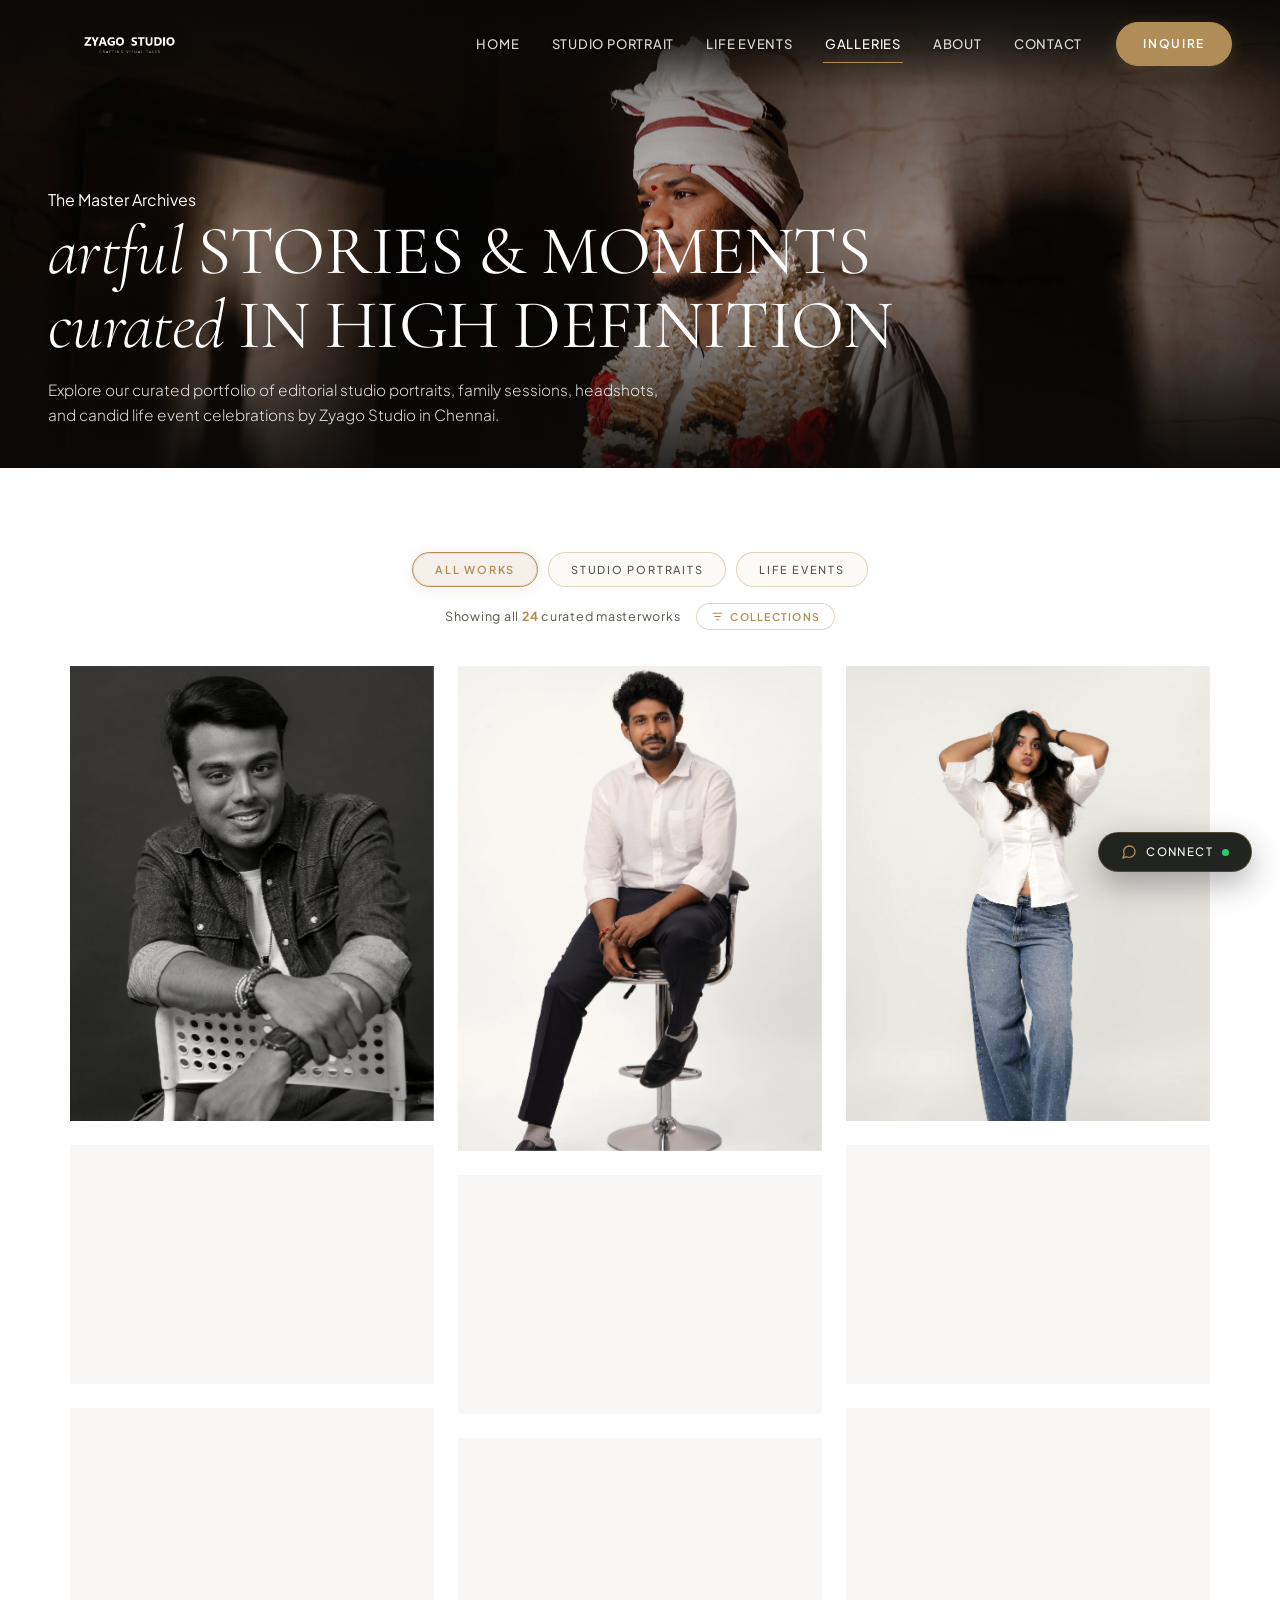
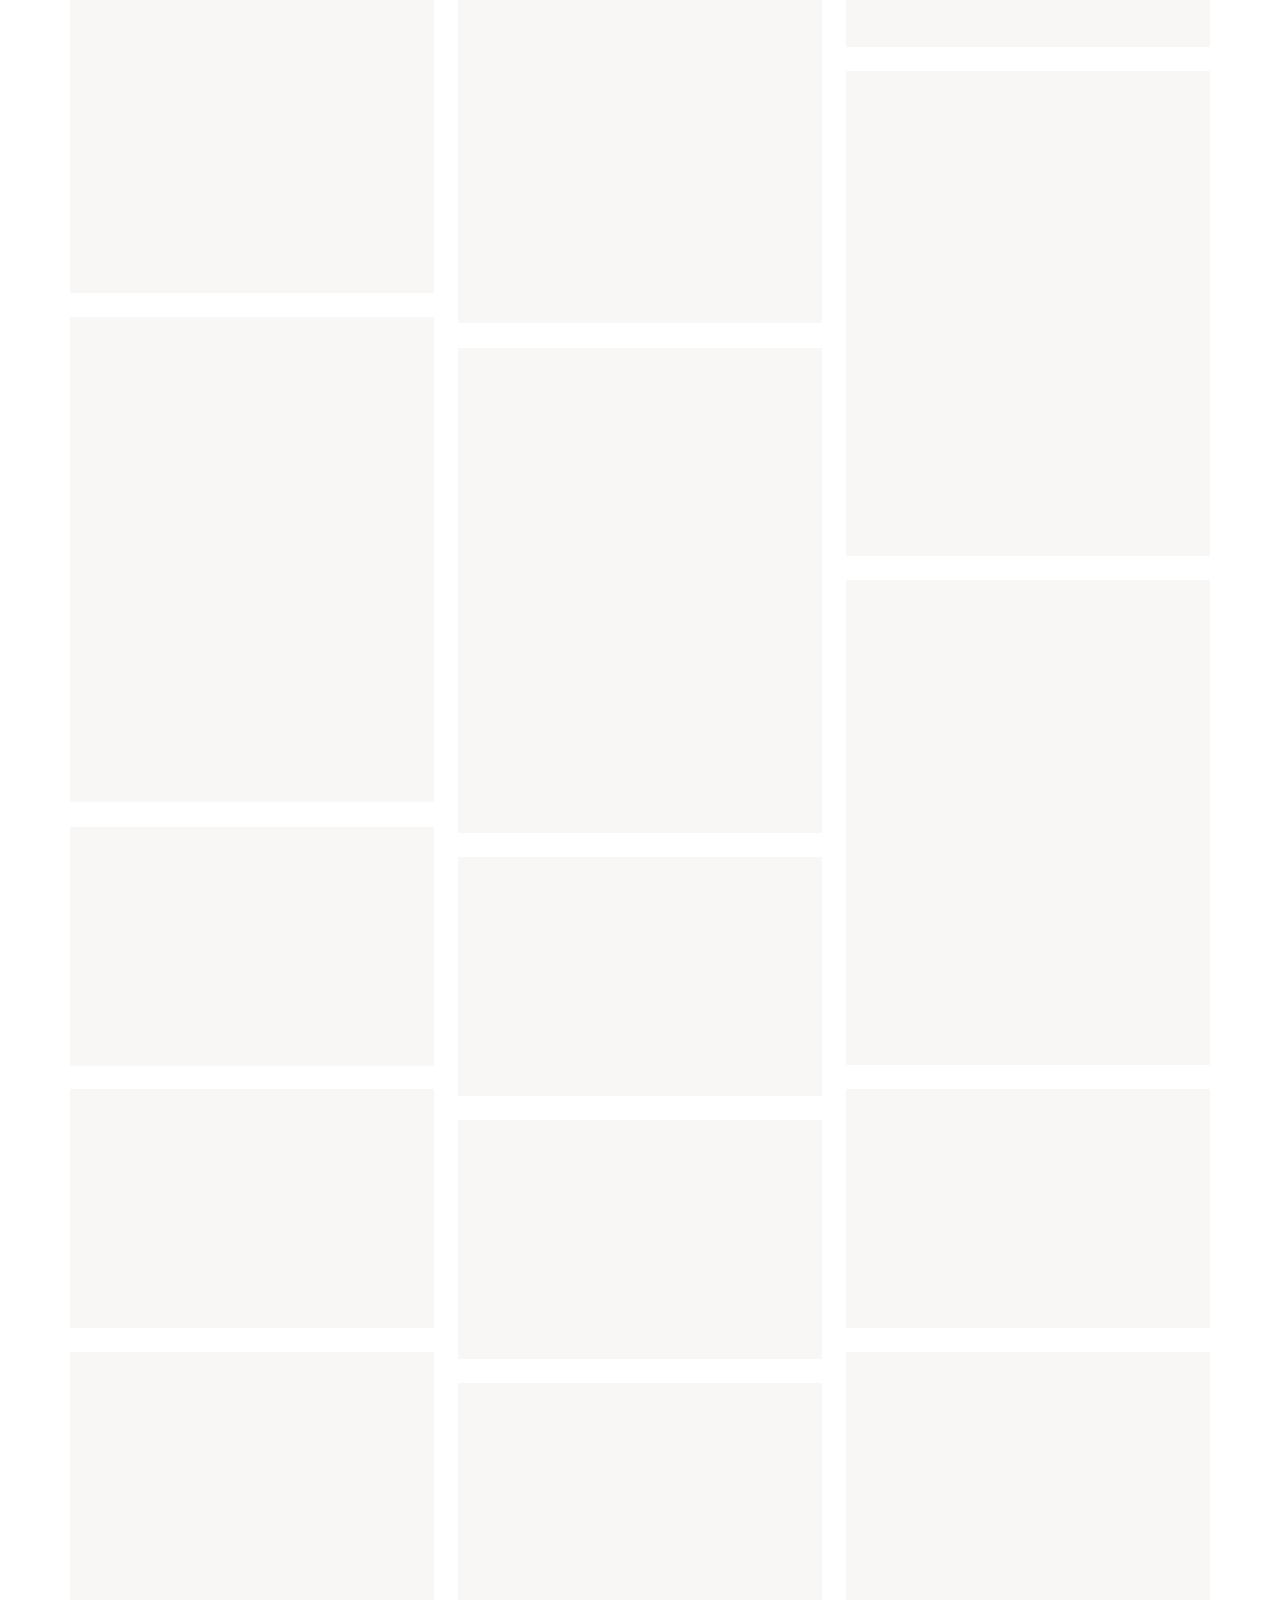
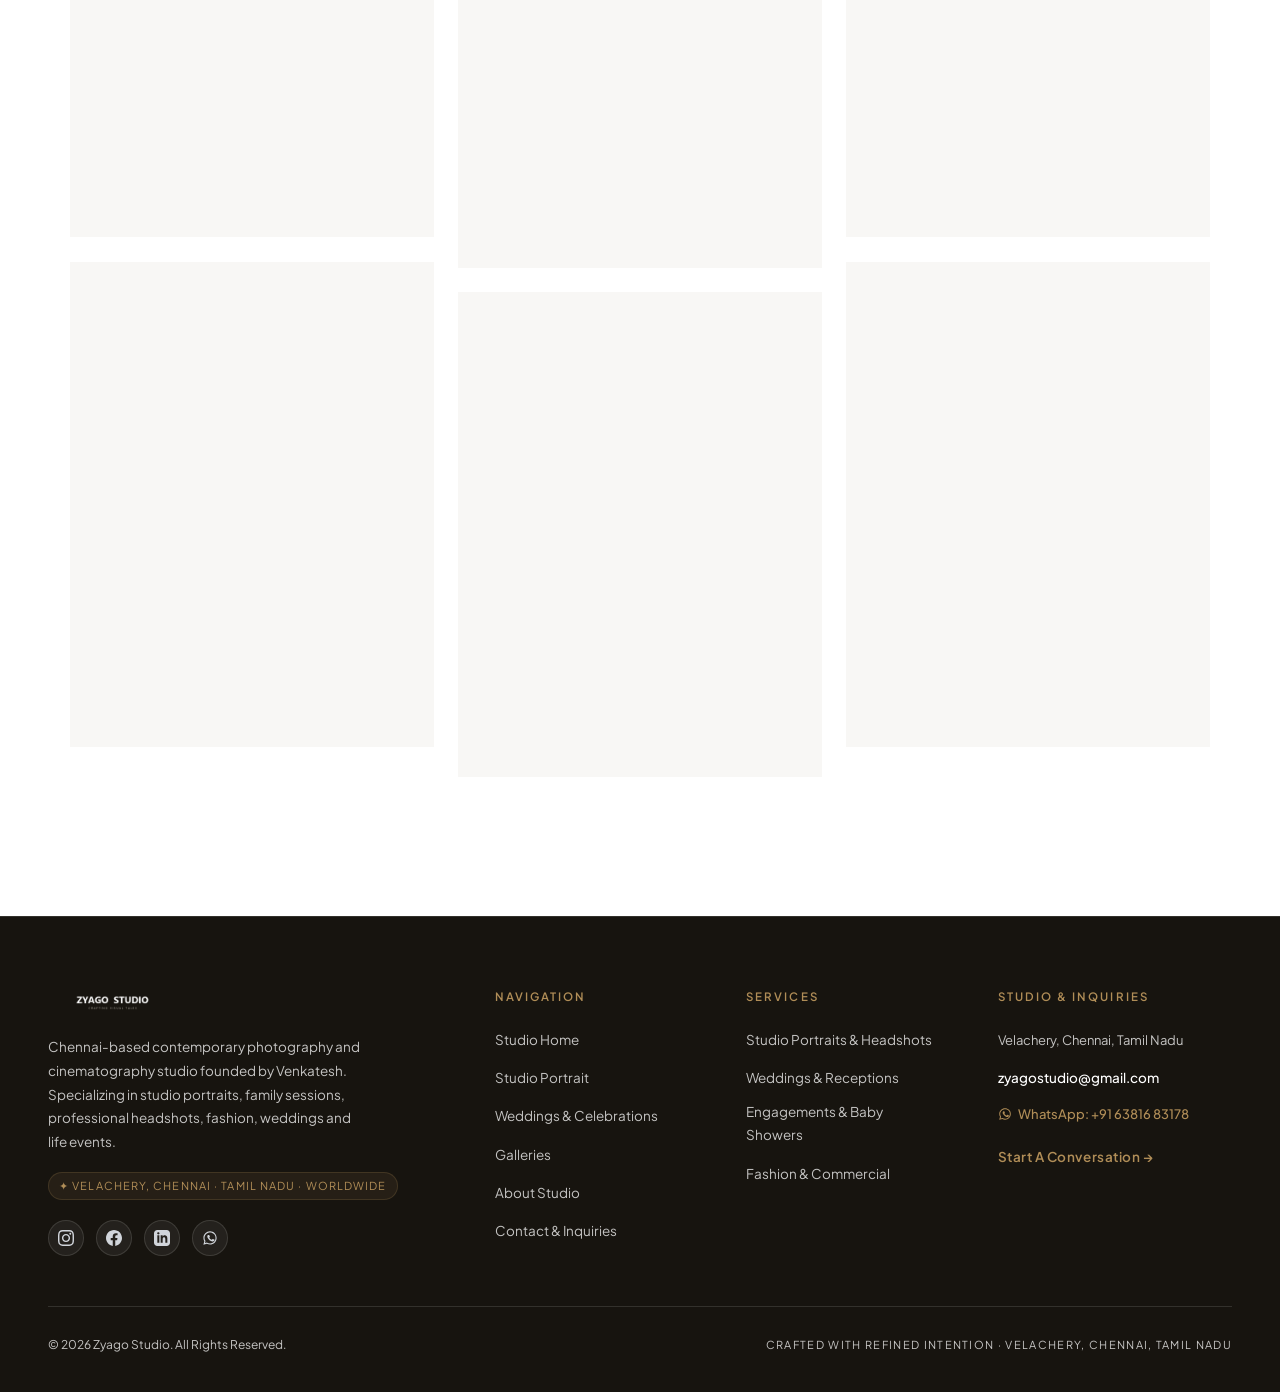
<file: pages/galleries.html>
<!DOCTYPE html>
<html lang="en">
<head>
  <meta charset="UTF-8">
  <meta name="viewport" content="width=device-width, initial-scale=1.0">
  <title>Curated Photography Archives &amp; Galleries | Zyago Studio</title>
  <meta name="description" content="Explore curated photography galleries by Zyago Studio Chennai. Browse timeless studio portraits, candid wedding stories, and authentic life celebrations.">
  <link rel="canonical" href="https://YOUR-DOMAIN.com/pages/galleries.html">

  <!-- Favicon & Touch Icons -->
  <link rel="icon" type="image/x-icon" href="../favicon.ico">
  <link rel="icon" type="image/png" sizes="16x16" href="../favicon-16x16.png">
  <link rel="icon" type="image/png" sizes="32x32" href="../favicon-32x32.png">
  <link rel="apple-touch-icon" sizes="180x180" href="../apple-touch-icon.png">
  <link rel="manifest" href="../site.webmanifest">
  <meta name="theme-color" content="#415d47">

  <!-- Open Graph -->
  <meta property="og:type" content="website">
  <meta property="og:url" content="https://YOUR-DOMAIN.com/pages/galleries.html">
  <meta property="og:title" content="Curated Photography Archives &amp; Galleries | Zyago Studio">
  <meta property="og:description" content="Explore curated photography galleries by Zyago Studio Chennai. Browse timeless studio portraits, candid wedding stories, and authentic life celebrations.">
  <meta property="og:image" content="https://YOUR-DOMAIN.com/assets/images/highlights/events/event-hl-024.webp">
  <meta property="og:site_name" content="Zyago Studio">
  <meta property="og:locale" content="en_IN">

  <!-- Twitter Card -->
  <meta name="twitter:card" content="summary_large_image">
  <meta name="twitter:title" content="Curated Photography Archives &amp; Galleries | Zyago Studio">
  <meta name="twitter:description" content="Explore curated photography galleries by Zyago Studio Chennai. Browse timeless studio portraits, candid wedding stories, and authentic life celebrations.">
  <meta name="twitter:image" content="https://YOUR-DOMAIN.com/assets/images/highlights/events/event-hl-024.webp">
<!-- Favicon & Apple Touch Icons -->
  <!-- Local SEO & Geo Meta Tags -->
  <meta name="geo.region" content="IN-TN">
  <meta name="geo.placename" content="Velachery, Chennai, Tamil Nadu">
  <meta name="geo.position" content="12.9796126;80.22909">
  <meta name="ICBM" content="12.9796126, 80.22909">

  <!-- OpenGraph / Facebook -->
  <!-- JSON-LD Entity Graph: BreadcrumbList & CollectionPage -->
  <!-- Preconnect & Asynchronous Typography -->
  <link rel="preconnect" href="https://fonts.googleapis.com">
  <link rel="preconnect" href="https://fonts.gstatic.com" crossorigin>
  <link rel="stylesheet" href="https://fonts.googleapis.com/css2?family=Cormorant+Garamond:ital,wght@0,300;0,400;0,500;0,600;0,700;1,300;1,400;1,500;1,600&family=Plus+Jakarta+Sans:wght@300;400;500;600;700&display=swap">

  <!-- High-Priority LCP Hero Preload -->
  <link rel="preload" as="image" href="../assets/images/highlights/events/event-hl-024.webp" type="image/webp" fetchpriority="high">
  <link rel="stylesheet" href="../css/style.css">
  <link rel="stylesheet" href="../css/responsive.css">

  <!-- JSON-LD Structured Data: Organization, WebSite, Breadcrumbs & FAQ -->
  <script type="application/ld+json">
{
  "@context": "https://schema.org",
  "@graph": [
    {
      "@type": "WebSite",
      "@id": "https://YOUR-DOMAIN.com/#website",
      "url": "https://YOUR-DOMAIN.com/",
      "name": "Zyago Studio",
      "description": "Contemporary portrait and wedding photography studio in Chennai.",
      "publisher": {
        "@id": "https://YOUR-DOMAIN.com/#organization"
      },
      "inLanguage": "en-IN"
    },
    {
      "@type": [
        "PhotographyStudio",
        "ProfessionalService",
        "LocalBusiness"
      ],
      "@id": "https://YOUR-DOMAIN.com/#organization",
      "name": "Zyago Studio",
      "alternateName": [
        "Zyago Studio Chennai",
        "Zyago Portrait Studio Velachery",
        "Zyago Wedding Photography Chennai"
      ],
      "url": "https://YOUR-DOMAIN.com/",
      "logo": "https://YOUR-DOMAIN.com/assets/images/brand-logo.webp",
      "image": [
        "https://YOUR-DOMAIN.com/assets/images/highlights/portraits/portrait-hl-001.webp",
        "https://YOUR-DOMAIN.com/assets/images/highlights/events/event-hl-001.webp",
        "https://YOUR-DOMAIN.com/assets/images/brand/brand-director-seal.webp"
      ],
      "description": "Zyago Studio is a contemporary photography and cinematography studio in Velachery, Chennai specializing in studio portraits, candid weddings, family photography, LinkedIn headshots, and editorial visual storytelling.",
      "telephone": "+916381683178",
      "email": "zyagostudio@gmail.com",
      "priceRange": "₹₹",
      "currenciesAccepted": "INR",
      "paymentAccepted": "Cash, Credit Card, UPI, Bank Transfer",
      "address": {
        "@type": "PostalAddress",
        "streetAddress": "Velachery",
        "addressLocality": "Chennai",
        "addressRegion": "Tamil Nadu",
        "postalCode": "600042",
        "addressCountry": "IN"
      },
      "geo": {
        "@type": "GeoCoordinates",
        "latitude": 12.9796126,
        "longitude": 80.22909
      },
      "hasMap": "https://maps.google.com/maps?q=12.9796126,80.22909",
      "areaServed": [
        {
          "@type": "AdministrativeArea",
          "name": "Velachery, Chennai"
        },
        {
          "@type": "AdministrativeArea",
          "name": "Adyar, Chennai"
        },
        {
          "@type": "AdministrativeArea",
          "name": "Besant Nagar, Chennai"
        },
        {
          "@type": "AdministrativeArea",
          "name": "Thiruvanmiyur, Chennai"
        },
        {
          "@type": "AdministrativeArea",
          "name": "OMR (Old Mahabalipuram Road), Chennai"
        },
        {
          "@type": "AdministrativeArea",
          "name": "ECR (East Coast Road), Chennai"
        },
        {
          "@type": "City",
          "name": "Chennai"
        },
        {
          "@type": "State",
          "name": "Tamil Nadu"
        },
        {
          "@type": "Country",
          "name": "India"
        }
      ],
      "openingHoursSpecification": [
        {
          "@type": "OpeningHoursSpecification",
          "dayOfWeek": [
            "Monday",
            "Tuesday",
            "Wednesday",
            "Thursday",
            "Friday",
            "Saturday",
            "Sunday"
          ],
          "opens": "09:30",
          "closes": "19:30"
        }
      ],
      "sameAs": [
        "https://www.instagram.com/zyagostudio",
        "https://maps.google.com/maps?q=12.9796126,80.22909"
      ]
    },
    {
      "@type": "BreadcrumbList",
      "@id": "https://YOUR-DOMAIN.com/pages/galleries.html#breadcrumbs",
      "itemListElement": [
        {
          "@type": "ListItem",
          "position": 1,
          "name": "Home",
          "item": "https://YOUR-DOMAIN.com/"
        },
        {
          "@type": "ListItem",
          "position": 2,
          "name": "Master Galleries & Archives",
          "item": "https://YOUR-DOMAIN.com/pages/galleries.html"
        }
      ]
    },
    {
      "@type": "WebPage",
      "@id": "https://YOUR-DOMAIN.com/pages/galleries.html#webpage",
      "url": "https://YOUR-DOMAIN.com/pages/galleries.html",
      "name": "Curated Photography Archives & Galleries | Zyago Studio",
      "description": "Explore curated photography galleries by Zyago Studio Chennai. Browse timeless studio portraits, candid wedding stories, and authentic life celebrations.",
      "isPartOf": {
        "@id": "https://YOUR-DOMAIN.com/#website"
      },
      "inLanguage": "en-IN"
    }
  ]
}
  </script>
</head>
<body>

  <!-- ========================================================================
       PRELOADER
       ======================================================================== -->
  <div class="site-preloader" id="sitePreloader">
    <div class="preloader-content">
      <div class="circular-brand-badge" aria-label="Zyago Studio Emblem">
        <div class="badge-logo-center">
          <img src="../assets/images/brand-logo.webp" alt="Zyago Studio Logo" decoding="async" width="1080" height="1080">
        </div>
        <svg class="badge-rotating-text" viewBox="0 0 140 140">
          <defs>
            <path id="galleriesPreloaderCirclePath" d="M 70, 70 m -50, 0 a 50,50 0 1,1 100,0 a 50,50 0 1,1 -100,0"/>
          </defs>
          <text>
            <textPath href="#galleriesPreloaderCirclePath" startOffset="0%">
              · ZYAGO STUDIO · CHENNAI &amp; BEYOND ·
            </textPath>
          </text>
        </svg>
      </div>
      <img src="../assets/images/logo-dark.png" alt="Zyago Studio" class="preloader-logo" decoding="async" width="600" height="140">
      <div class="preloader-bar">
        <div class="preloader-progress"></div>
      </div>
    </div>
  </div>

  <!-- ========================================================================
       PRIMARY HEADER (HERO TRANSPARENT)
       ======================================================================== -->
  <header class="site-header hero-transparent-nav" id="mainHeader">
    <a href="../index.html" class="header-brand" aria-label="Zyago Studio Home">
      <img src="../assets/images/logo-white.png" data-light-src="../assets/images/logo-white.png" data-dark-src="../assets/images/logo-dark.png" alt="Zyago Studio" class="header-logo" id="headerLogo" decoding="async" width="600" height="140">
    </a>

    <div class="header-nav-wrapper">
      <nav class="header-nav" aria-label="Primary Navigation">
        <a href="../index.html" class="nav-link">Home</a>
        <a href="studio-portrait.html" class="nav-link">Studio Portrait</a>
        <a href="life-events.html" class="nav-link">Life Events</a>
        <a href="galleries.html" class="nav-link active">Galleries</a>
        <a href="about.html" class="nav-link">About</a>
        <a href="contact.html" class="nav-link">Contact</a>
      </nav>

      <a href="contact.html" class="btn-contact">Inquire</a>

      <button class="hamburger-btn" aria-label="Toggle navigation menu" id="hamburgerBtn">
        <span class="hamburger-line"></span>
        <span class="hamburger-line"></span>
        <span class="hamburger-line"></span>
      </button>
    </div>
  </header>

  <!-- ========================================================================
       MINIMALIST FULLSCREEN MOBILE MENU
       ======================================================================== -->
  <div class="menu-overlay" id="menuOverlay" aria-hidden="true">
    <button class="menu-overlay-close" id="menuCloseBtn" aria-label="Close navigation menu">
      <span class="close-line"></span>
      <span class="close-line"></span>
    </button>

    <div class="menu-overlay-brand">
      <div class="circular-brand-badge" aria-label="Zyago Studio Crest">
        <div class="badge-logo-center">
          <img src="../assets/images/brand-logo.webp" alt="Zyago Studio Crest" decoding="async" width="1080" height="1080">
        </div>
        <svg class="badge-rotating-text" viewBox="0 0 140 140">
          <defs>
            <path id="galleriesMenuCirclePath" d="M 70, 70 m -50, 0 a 50,50 0 1,1 100,0 a 50,50 0 1,1 -100,0"/>
          </defs>
          <text>
            <textPath href="#galleriesMenuCirclePath" startOffset="0%">
              · ZYAGO STUDIO · CHENNAI &amp; BEYOND ·
            </textPath>
          </text>
        </svg>
      </div>
    </div>

    <nav class="minimal-menu-nav">
      <a href="../index.html" class="minimal-menu-link">HOME</a>
      <a href="studio-portrait.html" class="minimal-menu-link">STUDIO PORTRAIT</a>
      <a href="life-events.html" class="minimal-menu-link">LIFE EVENTS</a>
      <a href="galleries.html" class="minimal-menu-link active">GALLERIES</a>
      <a href="about.html" class="minimal-menu-link">ABOUT</a>
      <a href="contact.html" class="minimal-menu-link">CONTACT</a>
    </nav>

    <div class="minimal-menu-footer">
      <div class="minimal-menu-socials">
        <a href="https://www.instagram.com/zyagostudio?igsi=MW1tZWFuN2djYThxdQ==" target="_blank" rel="noopener noreferrer" class="minimal-menu-social-link" aria-label="Zyago Studio on Instagram">
          <svg viewBox="0 0 24 24"><path d="M12 2.163c3.204 0 3.584.012 4.85.07 3.252.148 4.771 1.691 4.919 4.919.058 1.265.069 1.645.069 4.849 0 3.205-.012 3.584-.069 4.849-.149 3.225-1.664 4.771-4.919 4.919-1.266.058-1.644.07-4.85.07-3.204 0-3.584-.012-4.849-.07-3.26-.149-4.771-1.699-4.919-4.92-.058-1.265-.07-1.644-.07-4.849 0-3.204.013-3.583.07-4.849.149-3.227 1.664-4.771 4.919-4.919 1.266-.057 1.645-.069 4.849-.069zm0-2.163c-3.259 0-3.667.014-4.947.072-4.358.2-6.78 2.618-6.98 6.98-.059 1.281-.073 1.689-.073 4.948 0 3.259.014 3.668.072 4.948.2 4.358 2.618 6.78 6.98 6.98 1.281.058 1.689.072 4.948.072 3.259 0 3.668-.014 4.948-.072 4.354-.2 6.782-2.618 6.979-6.98.059-1.28.073-1.689.073-4.948 0-3.259-.014-3.667-.072-4.947-.196-4.354-2.617-6.78-6.979-6.98-1.281-.059-1.69-.073-4.949-.073zm0 5.838c-3.403 0-6.162 2.759-6.162 6.162s2.759 6.163 6.162 6.163 6.162-2.759 6.162-6.163c0-3.403-2.759-6.162-6.162-6.162zm0 10.162c-2.209 0-4-1.79-4-4 0-2.209 1.791-4 4-4s4 1.791 4 4c0 2.21-1.791 4-4 4zm6.406-11.845c-.796 0-1.441.645-1.441 1.44s.645 1.44 1.441 1.44c.795 0 1.439-.645 1.439-1.44s-.644-1.44-1.439-1.44z"/></svg>
          <span>Instagram</span>
        </a>
        <a href="https://wa.me/916381683178" target="_blank" rel="noopener noreferrer" class="minimal-menu-social-link" aria-label="Zyago Studio on WhatsApp">
          <svg viewBox="0 0 24 24"><path d="M12.04 2C6.58 2 2.13 6.45 2.13 11.91C2.13 13.66 2.59 15.36 3.45 16.86L2.05 22L7.3 20.62C8.75 21.41 10.38 21.83 12.04 21.83C17.5 21.83 21.95 17.38 21.95 11.92C21.95 9.27 20.92 6.78 19.05 4.91C17.18 3.03 14.69 2 12.04 2M12.05 3.67C14.25 3.67 16.31 4.53 17.87 6.09C19.42 7.65 20.28 9.72 20.28 11.92C20.28 16.46 16.58 20.15 12.04 20.15C10.56 20.15 9.11 19.76 7.85 19L7.55 18.83L4.43 19.65L5.26 16.61L5.06 16.29C4.24 15 3.8 13.47 3.8 11.91C3.81 7.37 7.5 3.67 12.05 3.67M9.53 7.34C9.36 7.34 9.08 7.41 8.84 7.67C8.61 7.94 7.94 8.57 7.94 9.87C7.94 11.17 8.89 12.43 9.02 12.6C9.15 12.78 10.87 15.42 13.5 16.56C14.13 16.83 14.62 17 15 17.13C15.65 17.33 16.24 17.3 16.71 17.23C17.23 17.15 18.31 16.58 18.54 15.93C18.77 15.28 18.77 14.73 18.7 14.61C18.63 14.5 18.46 14.43 18.2 14.3C17.94 14.17 16.68 13.55 16.45 13.46C16.21 13.38 16.05 13.34 15.88 13.6C15.71 13.86 15.23 14.43 15.08 14.61C14.94 14.78 14.79 14.8 14.53 14.67C14.27 14.54 13.44 14.27 12.45 13.39C11.69 12.7 11.17 11.86 11.02 11.6C10.88 11.34 11 11.2 11.13 11.07C11.25 10.95 11.39 10.77 11.53 10.61C11.66 10.45 11.71 10.33 11.79 10.16C11.88 10 11.84 9.86 11.77 9.73C11.71 9.6 11.2 8.35 10.98 7.84C10.78 7.34 10.57 7.41 10.41 7.41C10.26 7.4 10.08 7.39 9.91 7.39C9.74 7.39 9.53 7.34 9.53 7.34Z"/></svg>
          <span>WhatsApp</span>
        </a>
      </div>
      <a href="mailto:zyagostudio@gmail.com" style="color: var(--color-gold); font-size: 12px; text-decoration: none; letter-spacing: 0.05em;">zyagostudio@gmail.com</a>
    </div>
  </div>

  <main>
    <!-- ========================================================================
         GALLERIES HERO (Disciplined Luxury Archive Banner)
         ======================================================================== -->
    <section class="home-hero-section gallery-hero-section">
      <div class="hero-bg-layer" style="background-image: url('../assets/images/highlights/events/event-hl-024.webp'); background-position: center 25%;"></div>
      <div class="home-hero-gradient-overlay"></div>

      <div class="container hero-container">
        <div class="home-hero-content">
          <p class="home-hero-subhead">The Master Archives</p>
          <h1 class="home-hero-title">
            <span class="italic-lower">artful</span>STORIES &amp; MOMENTS<br>
            <span class="italic-lower">curated</span>IN HIGH DEFINITION
          </h1>
          <p class="home-hero-desc">
            Explore our curated portfolio of editorial studio portraits, family sessions, headshots, and candid life event celebrations by Zyago Studio in Chennai.
          </p>
        </div>
      </div>
    </section>

    <!-- ========================================================================
         CURATED GALLERY GRID (Disciplined Aspect Ratios & Interactive Lightbox)
         ======================================================================== -->
    <section class="section" style="background-color: var(--bg-ivory); padding-top: 48px;">
      <div class="container">
        
        <!-- Luxury Category Filter Dock (Full-Width Sticky Pill Bar on Mobile) -->
        <div class="gallery-filter-dock" id="galleryFilterDock">
          <div class="gallery-filter-scroll-wrapper" id="galleryFilterScrollWrap">
            <div class="gallery-filter-bar" id="galleryFilterBar" role="tablist" aria-label="Gallery category filters">
              <button type="button" class="gallery-filter-btn active" data-filter="all" role="tab" aria-selected="true">
                <span class="btn-text">All Works</span>
              </button>
              <button type="button" class="gallery-filter-btn" data-filter="studio" role="tab" aria-selected="false">
                <span class="btn-text">Studio Portraits</span>
              </button>
              <button type="button" class="gallery-filter-btn" data-filter="events" role="tab" aria-selected="false">
                <span class="btn-text">Life Events</span>
              </button>
            </div>
          </div>
        </div>

        <!-- Live Editorial Results & Status Bar with Category Sheet Trigger -->
        <div class="gallery-results-bar">
          <span class="results-text" id="galleryResultsText">Showing all <strong>24</strong> curated masterworks</span>
          <div class="results-actions">
            <button type="button" class="results-reset-btn" id="filterResetBtn" style="display: none;" aria-label="Clear active filter and view all masterworks">✕ Clear</button>
            <button type="button" class="category-sheet-trigger" id="openCategorySheet" aria-label="Select Category from Sheet" title="View all collections in full sheet">
              <svg class="sheet-trigger-icon" viewBox="0 0 24 24" width="13" height="13" fill="none" stroke="currentColor" stroke-width="2" stroke-linecap="round" stroke-linejoin="round">
                <line x1="4" y1="6" x2="20" y2="6"></line>
                <line x1="7" y1="12" x2="17" y2="12"></line>
                <line x1="10" y1="18" x2="14" y2="18"></line>
              </svg>
              <span class="sheet-trigger-label">Collections</span>
            </button>
          </div>
        </div>

        <!-- Continuous Editorial Gallery System (Fluid CSS Multi-Column, Zero Dead Space) -->
                <div class="editorial-gallery-container" id="mainGalleryGrid">
          <!-- Item 1: Studio Portrait (item-portrait) -->
          <article class="gallery-item item-portrait" data-category="studio">
            <img src="../assets/images/highlights/portraits/portrait-hl-016.webp" alt="Editorial Fashion Portrait in Sculpted Light" class="curated-photo" loading="lazy" decoding="async" width="1706" height="2560">
            <div class="gallery-item-overlay">
              <span class="gallery-item-category">Studio Portrait</span>
              <h3 class="gallery-item-title">Sculpted Light Study · Clara in Silk</h3>
            </div>
          </article>
          <!-- Item 2: Life Events (item-landscape) -->
          <article class="gallery-item item-landscape" data-category="events">
            <img src="../assets/images/highlights/events/event-hl-025.webp" alt="Sacred Vows & Rituals Heritage Wedding Celebration" class="curated-photo" loading="lazy" decoding="async" width="2048" height="1638">
            <div class="gallery-item-overlay">
              <span class="gallery-item-category">Life Events</span>
              <h3 class="gallery-item-title">Sacred Vows &amp; Rituals · Heritage Wedding</h3>
            </div>
          </article>
          <!-- Item 3: Studio Portrait (item-portrait-tall) -->
          <article class="gallery-item item-portrait-tall" data-category="studio">
            <img src="../assets/images/highlights/portraits/portrait-hl-017.webp" alt="Presence & Form Contemporary Studio Sitting" class="curated-photo" loading="lazy" decoding="async" width="1706" height="2560">
            <div class="gallery-item-overlay">
              <span class="gallery-item-category">Studio Portrait</span>
              <h3 class="gallery-item-title">Presence &amp; Form · Contemporary Studio Sitting</h3>
            </div>
          </article>
          <!-- Item 4: Life Events (item-portrait-tall) -->
          <article class="gallery-item item-portrait-tall" data-category="events">
            <img src="../assets/images/highlights/events/event-hl-009.webp" alt="Timeless Union Candid Wedding Vows" class="curated-photo" loading="lazy" decoding="async" width="1706" height="2560">
            <div class="gallery-item-overlay">
              <span class="gallery-item-category">Life Events</span>
              <h3 class="gallery-item-title">Timeless Union · Emotional Vows</h3>
            </div>
          </article>
          <!-- Item 5: Studio Portrait (item-landscape) -->
          <article class="gallery-item item-landscape" data-category="studio">
            <img src="../assets/images/highlights/portraits/portrait-hl-018.webp" alt="Architectural Daylight Studio Atelier Sitting" class="curated-photo" loading="lazy" decoding="async" width="2560" height="2048">
            <div class="gallery-item-overlay">
              <span class="gallery-item-category">Studio Portrait</span>
              <h3 class="gallery-item-title">Architectural Daylight · Atelier IV</h3>
            </div>
          </article>
          <!-- Item 6: Life Events (item-landscape) -->
          <article class="gallery-item item-landscape" data-category="events">
            <img src="../assets/images/highlights/events/event-hl-026.webp" alt="Evening Radiance Celebration Moments" class="curated-photo" loading="lazy" decoding="async" width="2048" height="1638">
            <div class="gallery-item-overlay">
              <span class="gallery-item-category">Life Events</span>
              <h3 class="gallery-item-title">Evening Radiance · Grand Banquet</h3>
            </div>
          </article>
          <!-- Item 7: Studio Portrait (item-portrait-tall) -->
          <article class="gallery-item item-portrait-tall" data-category="studio">
            <img src="../assets/images/highlights/portraits/portrait-hl-020.webp" alt="Quiet Reflection Fine Art Study Sitting" class="curated-photo" loading="lazy" decoding="async" width="1706" height="2560">
            <div class="gallery-item-overlay">
              <span class="gallery-item-category">Studio Portrait</span>
              <h3 class="gallery-item-title">Quiet Reflection · Fine Art Study</h3>
            </div>
          </article>
          <!-- Item 8: Life Events (item-portrait-tall) -->
          <article class="gallery-item item-portrait-tall" data-category="events">
            <img src="../assets/images/highlights/events/event-hl-010.webp" alt="Heritage Mandap Sacred Traditions" class="curated-photo" loading="lazy" decoding="async" width="1706" height="2560">
            <div class="gallery-item-overlay">
              <span class="gallery-item-category">Life Events</span>
              <h3 class="gallery-item-title">Heritage Mandap · Sacred Traditions</h3>
            </div>
          </article>
          <!-- Item 9: Studio Portrait (item-portrait-tall) -->
          <article class="gallery-item item-portrait-tall" data-category="studio">
            <img src="../assets/images/highlights/portraits/portrait-hl-023.webp" alt="Atmospheric Silhouette Studio Atelier Sitting" class="curated-photo" loading="lazy" decoding="async" width="1706" height="2560">
            <div class="gallery-item-overlay">
              <span class="gallery-item-category">Studio Portrait</span>
              <h3 class="gallery-item-title">Atmospheric Silhouette · Studio V</h3>
            </div>
          </article>
          <!-- Item 10: Life Events (item-landscape) -->
          <article class="gallery-item item-landscape" data-category="events">
            <img src="../assets/images/highlights/events/event-hl-027.webp" alt="Twilight Banquet Festive Atmosphere" class="curated-photo" loading="lazy" decoding="async" width="2560" height="1706">
            <div class="gallery-item-overlay">
              <span class="gallery-item-category">Life Events</span>
              <h3 class="gallery-item-title">Twilight Banquet · Festive Atmosphere</h3>
            </div>
          </article>
          <!-- Item 11: Studio Portrait (item-portrait-tall) -->
          <article class="gallery-item item-portrait-tall" data-category="studio">
            <img src="../assets/images/highlights/portraits/portrait-hl-024.webp" alt="Haute Couture Expression Tonal Harmony Sitting" class="curated-photo" loading="lazy" decoding="async" width="1706" height="2560">
            <div class="gallery-item-overlay">
              <span class="gallery-item-category">Studio Portrait</span>
              <h3 class="gallery-item-title">Haute Couture Expression · Tonal Harmony</h3>
            </div>
          </article>
          <!-- Item 12: Life Events (item-portrait-tall) -->
          <article class="gallery-item item-portrait-tall" data-category="events">
            <img src="../assets/images/highlights/events/event-hl-012.webp" alt="Candid Laughter Family Gathering Moments" class="curated-photo" loading="lazy" decoding="async" width="1706" height="2560">
            <div class="gallery-item-overlay">
              <span class="gallery-item-category">Life Events</span>
              <h3 class="gallery-item-title">Candid Laughter · Family Gathering</h3>
            </div>
          </article>
          <!-- Item 13: Studio Portrait (item-landscape) -->
          <article class="gallery-item item-landscape" data-category="studio">
            <img src="../assets/images/highlights/portraits/portrait-hl-027.webp" alt="Cinematographic Frame Daylight Archive" class="curated-photo" loading="lazy" decoding="async" width="2560" height="1731">
            <div class="gallery-item-overlay">
              <span class="gallery-item-category">Studio Portrait</span>
              <h3 class="gallery-item-title">Cinematographic Frame · Daylight Archive</h3>
            </div>
          </article>
          <!-- Item 14: Life Events (item-landscape) -->
          <article class="gallery-item item-landscape" data-category="events">
            <img src="../assets/images/highlights/events/event-hl-031.webp" alt="Sunset Promenade Golden Hour Moments" class="curated-photo" loading="lazy" decoding="async" width="2560" height="1706">
            <div class="gallery-item-overlay">
              <span class="gallery-item-category">Life Events</span>
              <h3 class="gallery-item-title">Sunset Promenade · Golden Hour Moments</h3>
            </div>
          </article>
          <!-- Item 15: Studio Portrait (item-portrait-tall) -->
          <article class="gallery-item item-portrait-tall" data-category="studio">
            <img src="../assets/images/highlights/portraits/portrait-hl-025.webp" alt="Fine Art Chiaroscuro Beatrice Sitting" class="curated-photo" loading="lazy" decoding="async" width="1706" height="2560">
            <div class="gallery-item-overlay">
              <span class="gallery-item-category">Studio Portrait</span>
              <h3 class="gallery-item-title">Fine Art Chiaroscuro · Beatrice</h3>
            </div>
          </article>
          <!-- Item 16: Life Events (item-portrait-tall) -->
          <article class="gallery-item item-portrait-tall" data-category="events">
            <img src="../assets/images/highlights/events/event-hl-016.webp" alt="Intimate Moments Euphoric Cheers Celebration" class="curated-photo" loading="lazy" decoding="async" width="1706" height="2560">
            <div class="gallery-item-overlay">
              <span class="gallery-item-category">Life Events</span>
              <h3 class="gallery-item-title">Intimate Moments · Euphoric Cheers</h3>
            </div>
          </article>
          <!-- Item 17: Studio Portrait (item-portrait) -->
          <article class="gallery-item item-portrait" data-category="studio">
            <img src="../assets/images/highlights/portraits/portrait-hl-028.webp" alt="Timeless Persona Bespoke Headshot Sitting" class="curated-photo" loading="lazy" decoding="async" width="1706" height="2560">
            <div class="gallery-item-overlay">
              <span class="gallery-item-category">Studio Portrait</span>
              <h3 class="gallery-item-title">Timeless Persona · Bespoke Headshot</h3>
            </div>
          </article>
          <!-- Item 18: Life Events (item-landscape) -->
          <article class="gallery-item item-landscape" data-category="events">
            <img src="../assets/images/highlights/events/event-hl-032.webp" alt="Grand Procession Ceremonial Splendor" class="curated-photo" loading="lazy" decoding="async" width="2560" height="1706">
            <div class="gallery-item-overlay">
              <span class="gallery-item-category">Life Events</span>
              <h3 class="gallery-item-title">Grand Procession · Ceremonial Splendor</h3>
            </div>
          </article>
          <!-- Item 19: Studio Portrait (item-landscape) -->
          <article class="gallery-item item-landscape" data-category="studio">
            <img src="../assets/images/highlights/portraits/portrait-hl-015.webp" alt="Silk & Shadow Fine Art Composition" class="curated-photo" loading="lazy" decoding="async" width="2560" height="1706">
            <div class="gallery-item-overlay">
              <span class="gallery-item-category">Studio Portrait</span>
              <h3 class="gallery-item-title">Silk &amp; Shadow · Fine Art Composition</h3>
            </div>
          </article>
          <!-- Item 20: Life Events (item-portrait-tall) -->
          <article class="gallery-item item-portrait-tall" data-category="events">
            <img src="../assets/images/highlights/events/event-hl-017.webp" alt="Golden Vows Milestone Celebration" class="curated-photo" loading="lazy" decoding="async" width="1706" height="2560">
            <div class="gallery-item-overlay">
              <span class="gallery-item-category">Life Events</span>
              <h3 class="gallery-item-title">Golden Vows · Milestone Celebration</h3>
            </div>
          </article>
          <!-- Item 21: Studio Portrait (item-portrait-tall) -->
          <article class="gallery-item item-portrait-tall" data-category="studio">
            <img src="../assets/images/highlights/portraits/portrait-hl-030.webp" alt="Form & Shadow Minimalist Sitting" class="curated-photo" loading="lazy" decoding="async" width="1706" height="2560">
            <div class="gallery-item-overlay">
              <span class="gallery-item-category">Studio Portrait</span>
              <h3 class="gallery-item-title">Form &amp; Shadow · Minimalist Sitting</h3>
            </div>
          </article>
          <!-- Item 22: Life Events (item-landscape) -->
          <article class="gallery-item item-landscape" data-category="events">
            <img src="../assets/images/highlights/events/event-hl-033.webp" alt="Coastal Reception Twilight Radiance" class="curated-photo" loading="lazy" decoding="async" width="2560" height="1706">
            <div class="gallery-item-overlay">
              <span class="gallery-item-category">Life Events</span>
              <h3 class="gallery-item-title">Coastal Reception · Twilight Radiance</h3>
            </div>
          </article>
          <!-- Item 23: Studio Portrait (item-portrait-tall) -->
          <article class="gallery-item item-portrait-tall" data-category="studio">
            <img src="../assets/images/highlights/portraits/portrait-hl-031.webp" alt="Modern Poise Studio Session IX" class="curated-photo" loading="lazy" decoding="async" width="1706" height="2560">
            <div class="gallery-item-overlay">
              <span class="gallery-item-category">Studio Portrait</span>
              <h3 class="gallery-item-title">Modern Poise · Studio Session IX</h3>
            </div>
          </article>
          <!-- Item 24: Life Events (item-portrait-tall) -->
          <article class="gallery-item item-portrait-tall" data-category="events">
            <img src="../assets/images/highlights/events/event-hl-022.webp" alt="Joyous Celebration Cherished Memories" class="curated-photo" loading="lazy" decoding="async" width="1706" height="2560">
            <div class="gallery-item-overlay">
              <span class="gallery-item-category">Life Events</span>
              <h3 class="gallery-item-title">Joyous Celebration · Cherished Memories</h3>
            </div>
          </article>
        </div>

      </div>
    </section>
  </main>

  <!-- ========================================================================
       GLOBAL LIGHTBOX VIEWER
       ======================================================================== -->
  <div class="lightbox-modal" id="globalLightbox" aria-hidden="true">
    <button class="lightbox-close" id="lightboxClose" aria-label="Close Lightbox">&times;</button>
    <button class="lightbox-arrow lightbox-prev" id="lightboxPrev" aria-label="Previous Image">‹</button>
    <button class="lightbox-arrow lightbox-next" id="lightboxNext" aria-label="Next Image">›</button>

    <div class="lightbox-content-wrap">
      <img src="data:image/svg+xml,%3Csvg xmlns='http://www.w3.org/2000/svg' viewBox='0 0 1 1'%3E%3C/svg%3E" alt="Enlarged gallery photograph" class="lightbox-img" id="lightboxImg" width="1" height="1" decoding="async" loading="lazy">
      <div class="lightbox-caption">
        <div class="lightbox-caption-cat" id="lightboxCat"></div>
        <div class="lightbox-caption-title" id="lightboxTitle"></div>
      </div>
    </div>
  </div>

  <!-- ========================================================================
       MODERN LUXURY FOOTER
       ======================================================================== -->
  <footer class="site-footer">
    <div class="container">
      <div class="footer-main-grid">
        <div>
          <img src="../assets/images/logo-white.png" alt="Zyago Studio" class="footer-brand-logo" decoding="async" width="600" height="140">
          <p class="footer-brand-desc">
            Chennai-based contemporary photography and cinematography studio founded by Venkatesh. Specializing in studio portraits, family sessions, professional headshots, fashion, weddings and life events.
          </p>
          <div class="footer-location-tag">
            <span>✦ Velachery, Chennai · Tamil Nadu · Worldwide</span>
          </div>
          <div class="footer-social-links" aria-label="Zyago Studio Social Links">
            <a href="https://www.instagram.com/zyagostudio/" target="_blank" rel="noopener noreferrer" class="footer-social-icon-btn" aria-label="Instagram">
              <svg viewBox="0 0 24 24"><path d="M12 2.163c3.204 0 3.584.012 4.85.07 3.252.148 4.771 1.691 4.919 4.919.058 1.265.069 1.645.069 4.849 0 3.205-.012 3.584-.069 4.849-.149 3.225-1.664 4.771-4.919 4.919-1.266.058-1.644.07-4.85.07-3.204 0-3.584-.012-4.849-.07-3.26-.149-4.771-1.699-4.919-4.92-.058-1.265-.07-1.644-.07-4.849 0-3.204.013-3.583.07-4.849.149-3.227 1.664-4.771 4.919-4.919 1.266-.057 1.645-.069 4.849-.069zm0-2.163c-3.259 0-3.667.014-4.947.072-4.358.2-6.78 2.618-6.98 6.98-.059 1.281-.073 1.689-.073 4.948 0 3.259.014 3.668.072 4.948.2 4.358 2.618 6.78 6.98 6.98 1.281.058 1.689.072 4.948.072 3.259 0 3.668-.014 4.948-.072 4.354-.2 6.782-2.618 6.979-6.98.059-1.28.073-1.689.073-4.948 0-3.259-.014-3.667-.072-4.947-.196-4.354-2.617-6.78-6.979-6.98-1.281-.059-1.69-.073-4.949-.073zm0 5.838c-3.403 0-6.162 2.759-6.162 6.162s2.759 6.163 6.162 6.163 6.162-2.759 6.162-6.163c0-3.403-2.759-6.162-6.162-6.162zm0 10.162c-2.209 0-4-1.79-4-4 0-2.209 1.791-4 4-4s4 1.791 4 4c0 2.21-1.791 4-4 4zm6.406-11.845c-.796 0-1.441.645-1.441 1.44s.645 1.44 1.441 1.44c.795 0 1.439-.645 1.439-1.44s-.644-1.44-1.439-1.44z"/></svg>
            </a>
            <a href="https://www.facebook.com/zyagostudio" target="_blank" rel="noopener noreferrer" class="footer-social-icon-btn" aria-label="Facebook">
              <svg viewBox="0 0 24 24"><path d="M24 12.073c0-6.627-5.373-12-12-12s-12 5.373-12 12c0 5.99 4.388 10.954 10.125 11.854v-8.385H7.078v-3.47h3.047V9.43c0-3.007 1.792-4.669 4.533-4.669 1.312 0 2.686.235 2.686.235v2.953H15.83c-1.491 0-1.956.925-1.956 1.874v2.25h3.328l-.532 3.47h-2.796v8.385C19.612 23.027 24 18.062 24 12.073z"/></svg>
            </a>
            <a href="https://www.linkedin.com/company/zyagostudio/" target="_blank" rel="noopener noreferrer" class="footer-social-icon-btn" aria-label="LinkedIn">
              <svg viewBox="0 0 24 24"><path d="M19 0h-14c-2.761 0-5 2.239-5 5v14c0 2.761 2.239 5 5 5h14c2.762 0 5-2.239 5-5v-14c0-2.761-2.238-5-5-5zm-11 19h-3v-11h3v11zm-1.5-12.268c-.966 0-1.75-.79-1.75-1.764s.784-1.764 1.75-1.764 1.75.79 1.75 1.764-.783 1.764-1.75 1.764zm13.5 12.268h-3v-5.604c0-3.368-4-3.113-4 0v5.604h-3v-11h3v1.765c1.396-2.586 7-2.777 7 2.476v6.759z"/></svg>
            </a>
            <a href="https://wa.me/916381683178" target="_blank" rel="noopener noreferrer" class="footer-social-icon-btn" aria-label="WhatsApp">
              <svg viewBox="0 0 24 24"><path d="M12.04 2C6.58 2 2.13 6.45 2.13 11.91C2.13 13.66 2.59 15.36 3.45 16.86L2.05 22L7.3 20.62C8.75 21.41 10.38 21.83 12.04 21.83C17.5 21.83 21.95 17.38 21.95 11.92C21.95 9.27 20.92 6.78 19.05 4.91C17.18 3.03 14.69 2 12.04 2M12.05 3.67C14.25 3.67 16.31 4.53 17.87 6.09C19.42 7.65 20.28 9.72 20.28 11.92C20.28 16.46 16.58 20.15 12.04 20.15C10.56 20.15 9.11 19.76 7.85 19L7.55 18.83L4.43 19.65L5.26 16.61L5.06 16.29C4.24 15 3.8 13.47 3.8 11.91C3.81 7.37 7.5 3.67 12.05 3.67M9.53 7.34C9.36 7.34 9.08 7.41 8.84 7.67C8.61 7.94 7.94 8.57 7.94 9.87C7.94 11.17 8.89 12.43 9.02 12.6C9.15 12.78 10.87 15.42 13.5 16.56C14.13 16.83 14.62 17 15 17.13C15.65 17.33 16.24 17.3 16.71 17.23C17.23 17.15 18.31 16.58 18.54 15.93C18.77 15.28 18.77 14.73 18.7 14.61C18.63 14.5 18.46 14.43 18.2 14.3C17.94 14.17 16.68 13.55 16.45 13.46C16.21 13.38 16.05 13.34 15.88 13.6C15.71 13.86 15.23 14.43 15.08 14.61C14.94 14.78 14.79 14.8 14.53 14.67C14.27 14.54 13.44 14.27 12.45 13.39C11.69 12.7 11.17 11.86 11.02 11.6C10.88 11.34 11 11.2 11.13 11.07C11.25 10.95 11.39 10.77 11.53 10.61C11.66 10.45 11.71 10.33 11.79 10.16C11.88 10 11.84 9.86 11.77 9.73C11.71 9.6 11.2 8.35 10.98 7.84C10.78 7.34 10.57 7.41 10.41 7.41C10.26 7.4 10.08 7.39 9.91 7.39C9.74 7.39 9.53 7.34 9.53 7.34Z"/></svg>
            </a>
          </div>
        </div>

        <div>
          <h4 class="footer-col-title">Navigation</h4>
          <ul class="footer-links">
            <li><a href="../index.html">Studio Home</a></li>
            <li><a href="studio-portrait.html">Studio Portrait</a></li>
            <li><a href="life-events.html">Weddings &amp; Celebrations</a></li>
            <li><a href="galleries.html">Galleries</a></li>
            <li><a href="about.html">About Studio</a></li>
            <li><a href="contact.html">Contact &amp; Inquiries</a></li>
          </ul>
        </div>

        <div>
          <h4 class="footer-col-title">Services</h4>
          <ul class="footer-links">
            <li><a href="studio-portrait.html">Studio Portraits &amp; Headshots</a></li>
            <li><a href="life-events.html">Weddings &amp; Receptions</a></li>
            <li><a href="life-events.html">Engagements &amp; Baby Showers</a></li>
            <li><a href="studio-portrait.html">Fashion &amp; Commercial</a></li>
          </ul>
        </div>

        <div>
          <h4 class="footer-col-title">Studio &amp; Inquiries</h4>
          <ul class="footer-links">
            <li><span style="color: var(--text-light-secondary); font-size: 13px;">Velachery, Chennai, Tamil Nadu</span></li>
            <li><a href="mailto:zyagostudio@gmail.com" class="footer-inquiry-email">zyagostudio@gmail.com</a></li>
            <li>
              <a href="https://wa.me/916381683178" target="_blank" rel="noopener noreferrer" style="color: var(--color-gold); font-size: 13px; font-weight: 500; display: inline-flex; align-items: center; gap: 6px; text-decoration: none;">
                <svg style="width: 14px; height: 14px; fill: currentColor;" viewBox="0 0 24 24"><path d="M12.04 2C6.58 2 2.13 6.45 2.13 11.91C2.13 13.66 2.59 15.36 3.45 16.86L2.05 22L7.3 20.62C8.75 21.41 10.38 21.83 12.04 21.83C17.5 21.83 21.95 17.38 21.95 11.92C21.95 9.27 20.92 6.78 19.05 4.91C17.18 3.03 14.69 2 12.04 2M12.05 3.67C14.25 3.67 16.31 4.53 17.87 6.09C19.42 7.65 20.28 9.72 20.28 11.92C20.28 16.46 16.58 20.15 12.04 20.15C10.56 20.15 9.11 19.76 7.85 19L7.55 18.83L4.43 19.65L5.26 16.61L5.06 16.29C4.24 15 3.8 13.47 3.8 11.91C3.81 7.37 7.5 3.67 12.05 3.67M9.53 7.34C9.36 7.34 9.08 7.41 8.84 7.67C8.61 7.94 7.94 8.57 7.94 9.87C7.94 11.17 8.89 12.43 9.02 12.6C9.15 12.78 10.87 15.42 13.5 16.56C14.13 16.83 14.62 17 15 17.13C15.65 17.33 16.24 17.3 16.71 17.23C17.23 17.15 18.31 16.58 18.54 15.93C18.77 15.28 18.77 14.73 18.7 14.61C18.63 14.5 18.46 14.43 18.2 14.3C17.94 14.17 16.68 13.55 16.45 13.46C16.21 13.38 16.05 13.34 15.88 13.6C15.71 13.86 15.23 14.43 15.08 14.61C14.94 14.78 14.79 14.8 14.53 14.67C14.27 14.54 13.44 14.27 12.45 13.39C11.69 12.7 11.17 11.86 11.02 11.6C10.88 11.34 11 11.2 11.13 11.07C11.25 10.95 11.39 10.77 11.53 10.61C11.66 10.45 11.71 10.33 11.79 10.16C11.88 10 11.84 9.86 11.77 9.73C11.71 9.6 11.2 8.35 10.98 7.84C10.78 7.34 10.57 7.41 10.41 7.41C10.26 7.4 10.08 7.39 9.91 7.39C9.74 7.39 9.53 7.34 9.53 7.34Z"/></svg>
                <span>WhatsApp: +91 63816 83178</span>
              </a>
            </li>
            <li><a href="contact.html" class="footer-cta-link">Start A Conversation →</a></li>
          </ul>
        </div>
      </div>

      <div class="footer-bottom-bar">
        <div>&copy; 2026 Zyago Studio. All Rights Reserved.</div>
        <div style="color: var(--text-light-secondary); font-size: 11px; letter-spacing: 0.12em; text-transform: uppercase;">
          Crafted with Refined Intention · Velachery, Chennai, Tamil Nadu
        </div>
      </div>
    </div>
  </footer>

  <!-- ========================================================================
       MOBILE CATEGORY QUICK-SHEET (Luxury Tactile Drawer)
       ======================================================================== -->
  <div class="category-sheet-modal" id="categorySheetModal" aria-hidden="true" role="dialog" aria-modal="true" aria-labelledby="sheetTitle">
    <div class="category-sheet-backdrop" id="categorySheetBackdrop"></div>
    <div class="category-sheet-panel">
      <div class="category-sheet-handle-bar">
        <div class="category-sheet-handle"></div>
      </div>
      <div class="category-sheet-header">
        <div>
          <span class="uppercase-track" style="font-size: 10px; color: var(--color-gold); letter-spacing: 0.2em; display: block; margin-bottom: 2px;">Archives &amp; Portfolio</span>
          <h3 class="category-sheet-title" id="sheetTitle">Filter by Collection</h3>
        </div>
        <button type="button" class="category-sheet-close" id="closeCategorySheet" aria-label="Close categories sheet">&times;</button>
      </div>
      <div class="category-sheet-list">
        <button type="button" class="category-sheet-item active" data-filter="all">
          <div class="sheet-item-radio">
            <span class="sheet-radio-dot"></span>
          </div>
          <div class="sheet-item-info">
            <span class="sheet-item-name">All Masterworks</span>
            <span class="sheet-item-desc">Explore the complete curated archive across all disciplines</span>
          </div>
        </button>
        <button type="button" class="category-sheet-item" data-filter="studio">
          <div class="sheet-item-radio">
            <span class="sheet-radio-dot"></span>
          </div>
          <div class="sheet-item-info">
            <span class="sheet-item-name">Studio Portraits</span>
            <span class="sheet-item-desc">Fine art chiaroscuro, high fashion, &amp; sculpted lighting</span>
          </div>
        </button>
        <button type="button" class="category-sheet-item" data-filter="events">
          <div class="sheet-item-radio">
            <span class="sheet-radio-dot"></span>
          </div>
          <div class="sheet-item-info">
            <span class="sheet-item-name">Life Events</span>
            <span class="sheet-item-desc">Unfiltered milestone celebrations &amp; romantic narratives</span>
          </div>
        </button>
      </div>
    </div>
  </div>

  <!-- Floating Luxury Connect Widget (Call & WhatsApp) -->
  <div class="luxury-connect-widget" id="luxuryConnectWidget">
    <div class="connect-popover" id="connectPopover" aria-hidden="true" role="dialog" aria-label="Connect with Zyago Studio">
      <div class="connect-popover-header">
        <div class="connect-header-left">
          <span class="connect-popover-title">Connect</span>
          <span class="connect-status-badge"><span class="connect-status-dot"></span> Available</span>
        </div>
        <button type="button" class="connect-card-close" id="connectCardCloseBtn" aria-label="Close connect popover">
          <svg viewBox="0 0 24 24" width="13" height="13" fill="none" stroke="currentColor" stroke-width="2.2" stroke-linecap="round" stroke-linejoin="round">
            <line x1="18" y1="6" x2="6" y2="18"></line>
            <line x1="6" y1="6" x2="18" y2="18"></line>
          </svg>
        </button>
      </div>

      <div class="connect-options">
        <a href="tel:+916381683178" class="connect-option-item" aria-label="Call Zyago Studio Directly">
          <div class="connect-option-icon call-icon">
            <svg viewBox="0 0 24 24" fill="none" stroke="currentColor" stroke-width="2" stroke-linecap="round" stroke-linejoin="round">
              <path d="M22 16.92v3a2 2 0 0 1-2.18 2 19.79 19.79 0 0 1-8.63-3.07 19.5 19.5 0 0 1-6-6 19.79 19.79 0 0 1-3.07-8.67A2 2 0 0 1 4.11 2h3a2 2 0 0 1 2 1.72 12.84 12.84 0 0 0 .7 2.81 2 2 0 0 1-.45 2.11L8.09 9.91a16 16 0 0 0 6 6l1.27-1.27a2 2 0 0 1 2.11-.45 12.84 12.84 0 0 0 2.81.7A2 2 0 0 1 22 16.92z"></path>
            </svg>
          </div>
          <div class="connect-option-content">
            <span class="connect-option-label">Call Studio</span>
            <span class="connect-option-desc">+91 63816 83178</span>
          </div>
          <svg class="connect-option-arrow" viewBox="0 0 24 24" fill="none" stroke="currentColor" stroke-width="2"><polyline points="9 18 15 12 9 6"></polyline></svg>
        </a>

        <a href="https://wa.me/916381683178?text=Hello%20Zyago%20Studio%2C%20I%20would%20like%20to%20inquire%20about%20your%20photography%20services." target="_blank" rel="noopener noreferrer" class="connect-option-item" aria-label="Chat with Zyago Studio on WhatsApp">
          <div class="connect-option-icon whatsapp-icon">
            <svg viewBox="0 0 24 24"><path d="M12.04 2C6.58 2 2.13 6.45 2.13 11.91C2.13 13.66 2.59 15.36 3.45 16.86L2.05 22L7.3 20.62C8.75 21.41 10.38 21.83 12.04 21.83C17.5 21.83 21.95 17.38 21.95 11.92C21.95 9.27 20.92 6.78 19.05 4.91C17.18 3.03 14.69 2 12.04 2M12.05 3.67C14.25 3.67 16.31 4.53 17.87 6.09C19.42 7.65 20.28 9.72 20.28 11.92C20.28 16.46 16.58 20.15 12.04 20.15C10.56 20.15 9.11 19.76 7.85 19L7.55 18.83L4.43 19.65L5.26 16.61L5.06 16.29C4.24 15 3.8 13.47 3.8 11.91C3.81 7.37 7.5 3.67 12.05 3.67M9.53 7.34C9.36 7.34 9.08 7.41 8.84 7.67C8.61 7.94 7.94 8.57 7.94 9.87C7.94 11.17 8.89 12.43 9.02 12.6C9.15 12.78 10.87 15.42 13.5 16.56C14.13 16.83 14.62 17 15 17.13C15.65 17.33 16.24 17.3 16.71 17.23C17.23 17.15 18.31 16.58 18.54 15.93C18.77 15.28 18.77 14.73 18.7 14.61C18.63 14.5 18.46 14.43 18.2 14.3C17.94 14.17 16.68 13.55 16.45 13.46C16.21 13.38 16.05 13.34 15.88 13.6C15.71 13.86 15.23 14.43 15.08 14.61C14.94 14.78 14.79 14.8 14.53 14.67C14.27 14.54 13.44 14.27 12.45 13.39C11.69 12.7 11.17 11.86 11.02 11.6C10.88 11.34 11 11.2 11.13 11.07C11.25 10.95 11.39 10.77 11.53 10.61C11.66 10.45 11.71 10.33 11.79 10.16C11.88 10 11.84 9.86 11.77 9.73C11.71 9.6 11.2 8.35 10.98 7.84C10.78 7.34 10.57 7.41 10.41 7.41C10.26 7.4 10.08 7.39 9.91 7.39C9.74 7.39 9.53 7.34 9.53 7.34Z"/></svg>
          </div>
          <div class="connect-option-content">
            <span class="connect-option-label">WhatsApp</span>
            <span class="connect-option-desc">Instant Chat &amp; Inquiries</span>
          </div>
          <svg class="connect-option-arrow" viewBox="0 0 24 24" fill="none" stroke="currentColor" stroke-width="2"><polyline points="9 18 15 12 9 6"></polyline></svg>
        </a>
      </div>
    </div>

    <button type="button" class="luxury-connect-btn" id="luxuryConnectBtn" aria-expanded="false" aria-haspopup="true" aria-label="Open Studio Connect Options">
      <span class="connect-btn-icon-wrapper">
        <svg class="connect-btn-icon connect-icon-default" viewBox="0 0 24 24" fill="none" stroke="currentColor" stroke-width="2" stroke-linecap="round" stroke-linejoin="round">
          <path d="M21 11.5a8.38 8.38 0 0 1-.9 3.8 8.5 8.5 0 0 1-7.6 4.7 8.38 8.38 0 0 1-3.8-.9L3 21l1.9-5.7a8.38 8.38 0 0 1-.9-3.8 8.5 8.5 0 0 1 4.7-7.6 8.38 8.38 0 0 1 3.8-.9h.5a8.48 8.48 0 0 1 8 8v.5z"></path>
        </svg>
        <svg class="connect-btn-icon connect-icon-close" viewBox="0 0 24 24" fill="none" stroke="currentColor" stroke-width="2" stroke-linecap="round" stroke-linejoin="round">
          <line x1="18" y1="6" x2="6" y2="18"></line>
          <line x1="6" y1="6" x2="18" y2="18"></line>
        </svg>
      </span>
      <span class="connect-btn-label">Connect</span>
      <span class="connect-pulse-dot" aria-hidden="true"></span>
    </button>
  </div>

  <script defer src="../js/script.js"></script>
  <script defer src="../js/gallery-sync.js"></script>
</body>
</html>
</file>
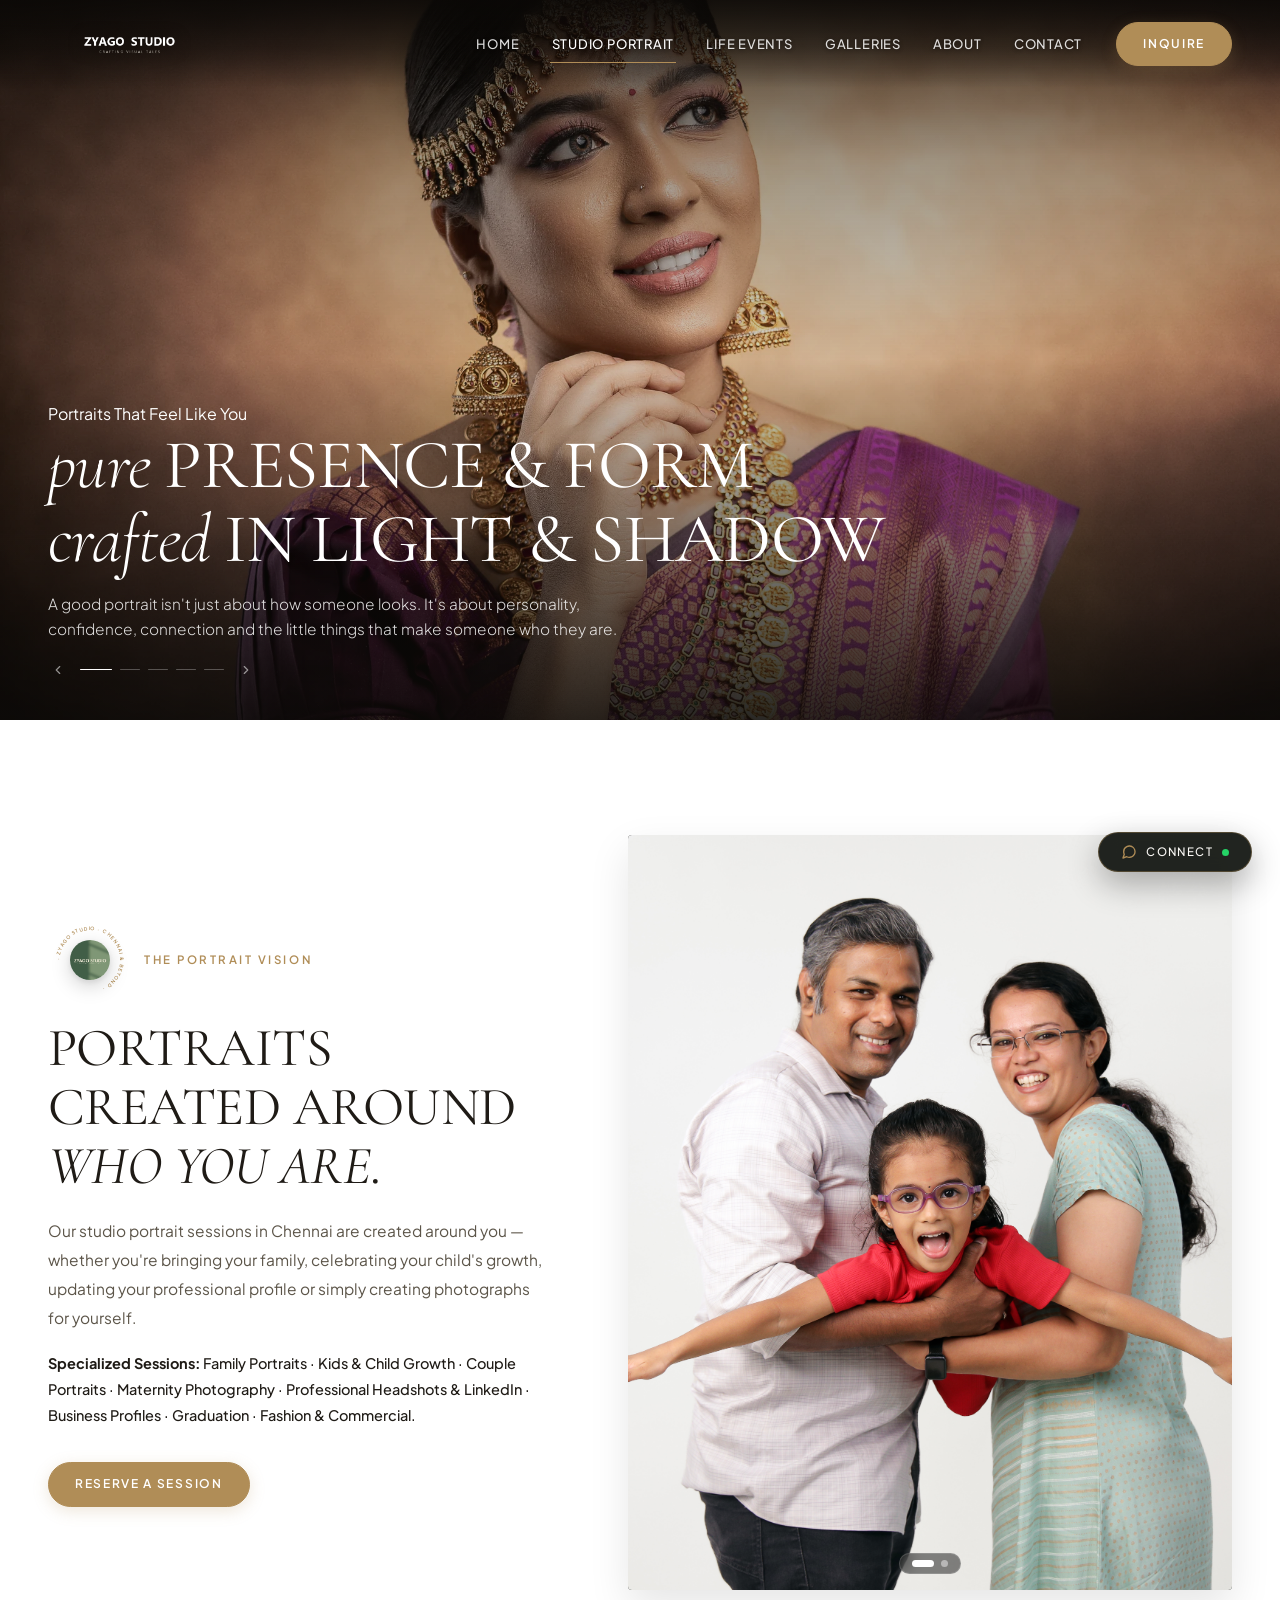
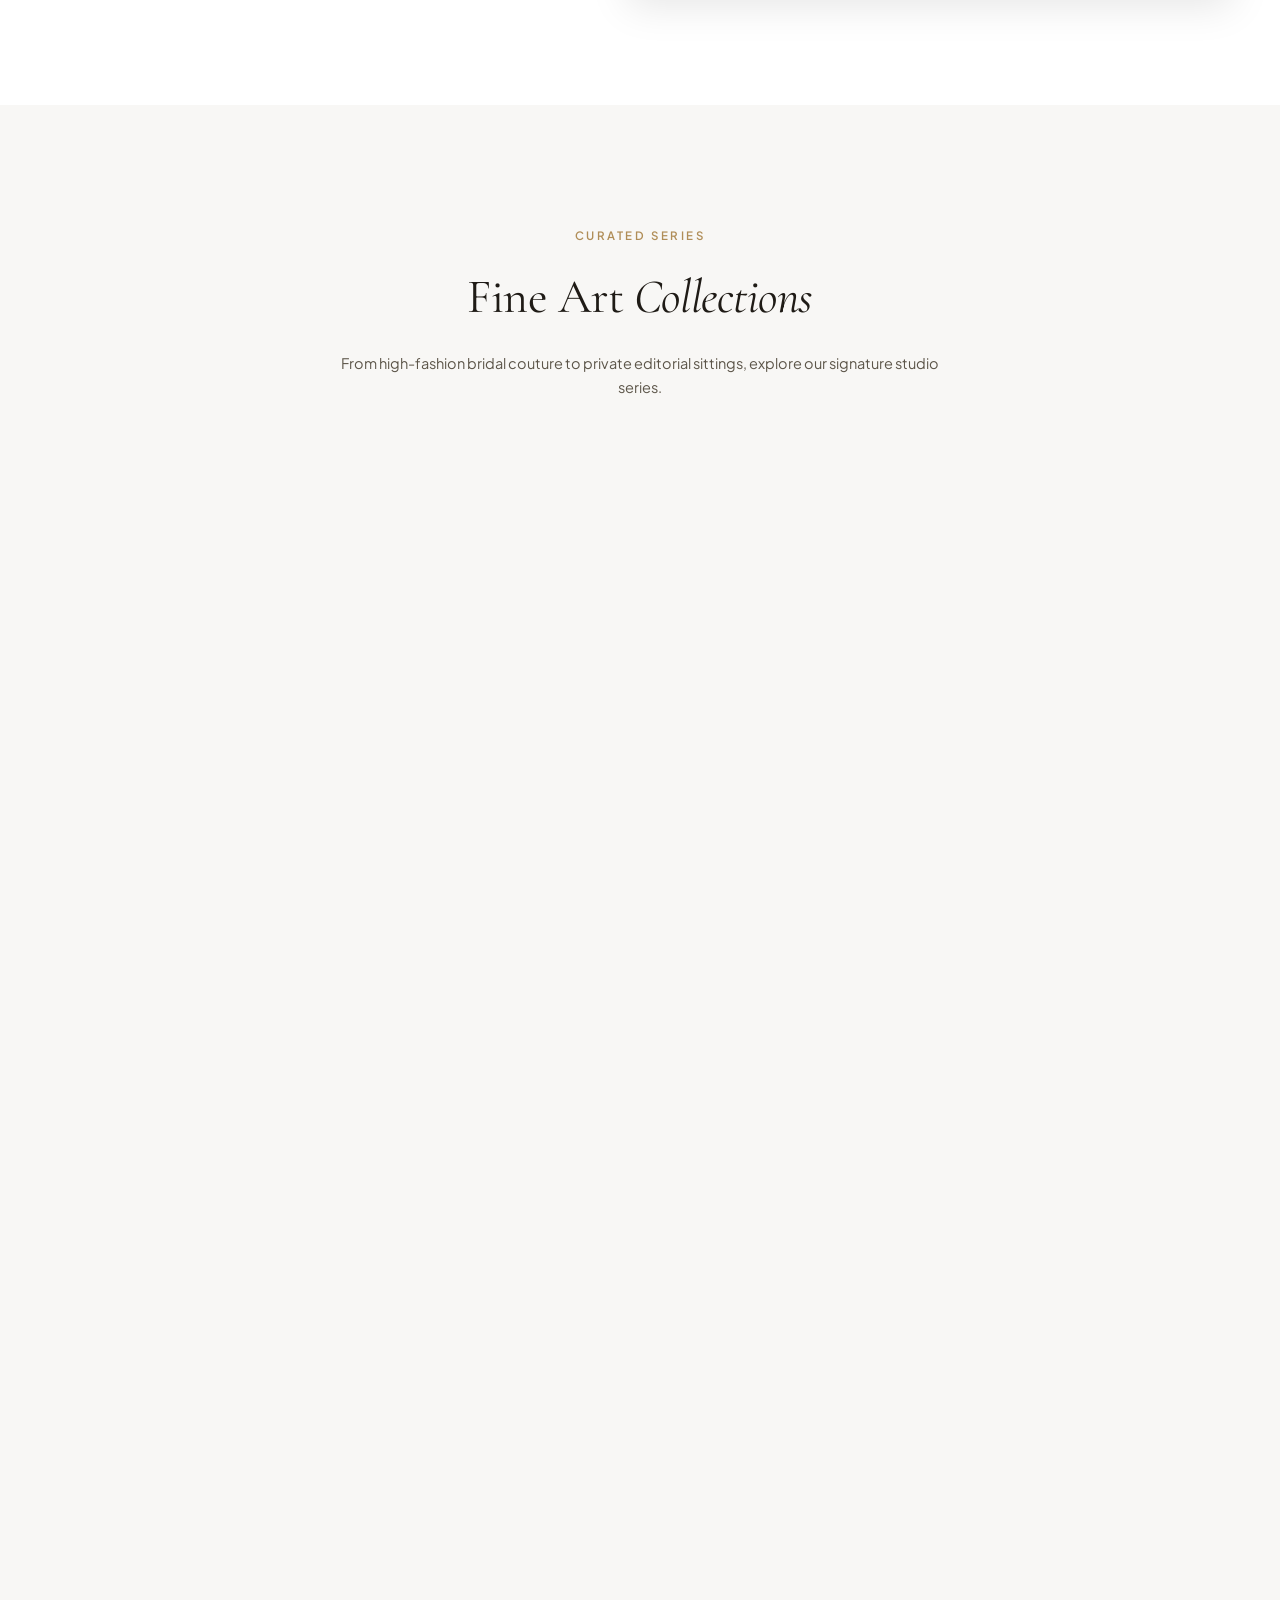
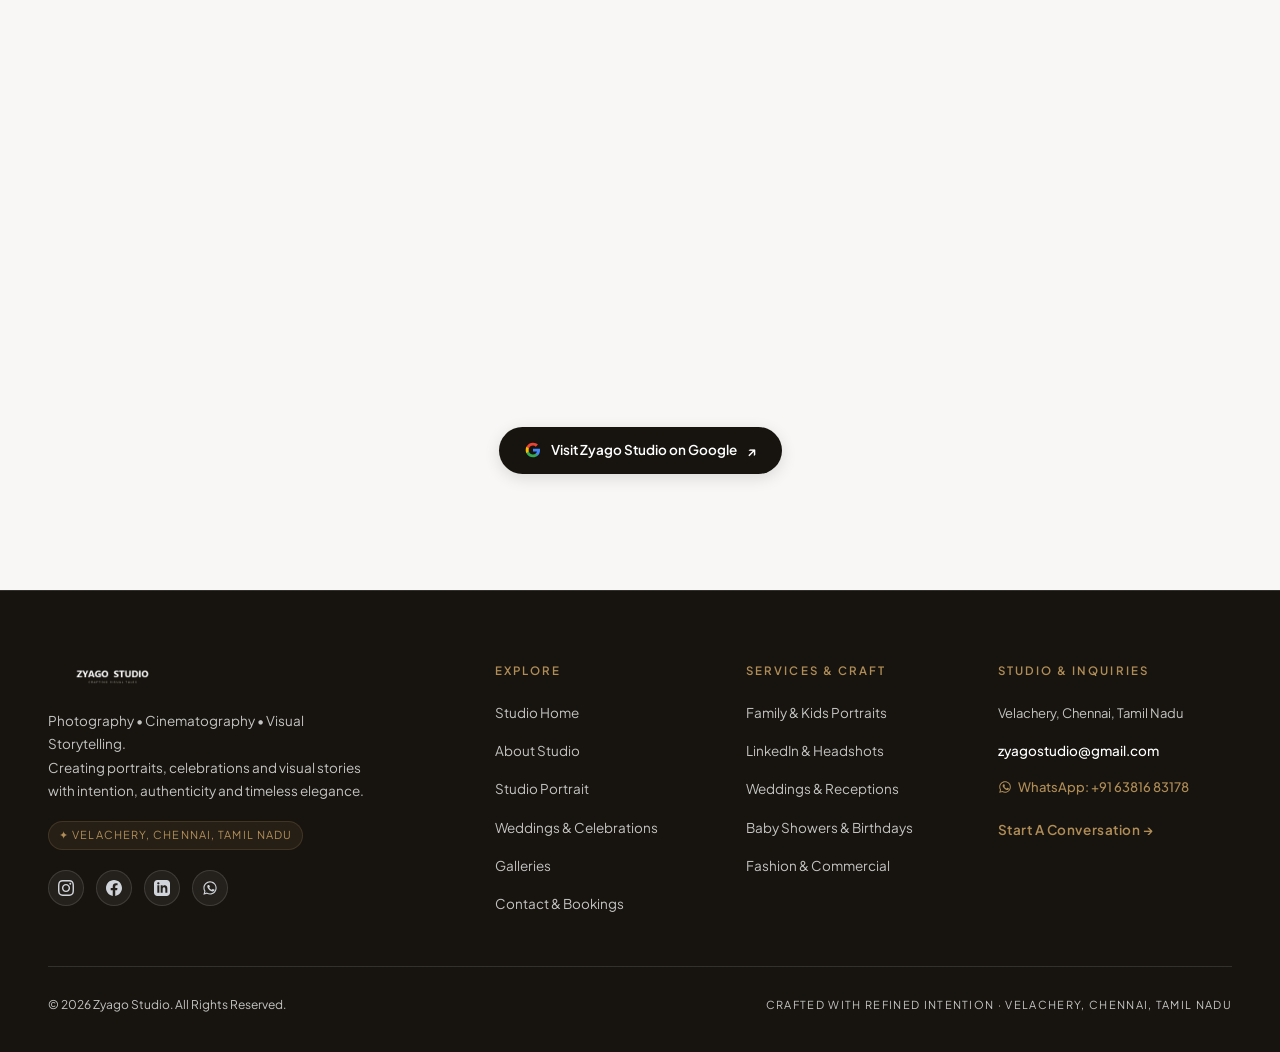
<file: pages/studio-portrait.html>
<!DOCTYPE html>
<html lang="en">
<head>
  <meta charset="UTF-8">
  <meta name="viewport" content="width=device-width, initial-scale=1.0">
  <title>Studio Portrait Photography in Chennai | Zyago Studio</title>
  <meta name="description" content="Experience bespoke studio portraiture in Velachery, Chennai. Fine art portraits, family sittings, maternity sessions, and executive LinkedIn headshots.">
  <link rel="canonical" href="https://YOUR-DOMAIN.com/pages/studio-portrait.html">

  <!-- Favicon & Touch Icons -->
  <link rel="icon" type="image/x-icon" href="../favicon.ico">
  <link rel="icon" type="image/png" sizes="16x16" href="../favicon-16x16.png">
  <link rel="icon" type="image/png" sizes="32x32" href="../favicon-32x32.png">
  <link rel="apple-touch-icon" sizes="180x180" href="../apple-touch-icon.png">
  <link rel="manifest" href="../site.webmanifest">
  <meta name="theme-color" content="#415d47">

  <!-- Open Graph -->
  <meta property="og:type" content="website">
  <meta property="og:url" content="https://YOUR-DOMAIN.com/pages/studio-portrait.html">
  <meta property="og:title" content="Studio Portrait Photography in Chennai | Zyago Studio">
  <meta property="og:description" content="Experience bespoke studio portraiture in Velachery, Chennai. Fine art portraits, family sittings, maternity sessions, and executive LinkedIn headshots.">
  <meta property="og:image" content="https://YOUR-DOMAIN.com/assets/images/highlights/portraits/portrait-hl-001.webp">
  <meta property="og:site_name" content="Zyago Studio">
  <meta property="og:locale" content="en_IN">

  <!-- Twitter Card -->
  <meta name="twitter:card" content="summary_large_image">
  <meta name="twitter:title" content="Studio Portrait Photography in Chennai | Zyago Studio">
  <meta name="twitter:description" content="Experience bespoke studio portraiture in Velachery, Chennai. Fine art portraits, family sittings, maternity sessions, and executive LinkedIn headshots.">
  <meta name="twitter:image" content="https://YOUR-DOMAIN.com/assets/images/highlights/portraits/portrait-hl-001.webp">
<!-- Favicon & Apple Touch Icons -->
  <!-- Geo & Local SEO Tags -->
  <meta name="geo.region" content="IN-TN">
  <meta name="geo.placename" content="Velachery, Chennai, Tamil Nadu">
  <meta name="geo.position" content="12.9796126;80.22909">
  <meta name="ICBM" content="12.9796126, 80.22909">

    <!-- Preconnect & Asynchronous Typography -->
  <link rel="preconnect" href="https://fonts.googleapis.com">
  <link rel="preconnect" href="https://fonts.gstatic.com" crossorigin>
  <link rel="stylesheet" href="https://fonts.googleapis.com/css2?family=Cormorant+Garamond:ital,wght@0,300;0,400;0,500;0,600;0,700;1,300;1,400;1,500;1,600&family=Plus+Jakarta+Sans:wght@300;400;500;600;700&display=swap">

  <!-- High-Priority LCP Hero Preload -->
  <link rel="preload" as="image" href="../assets/images/highlights/portraits/portrait-hl-026.webp" type="image/webp" fetchpriority="high">
  <link rel="stylesheet" href="../css/style.css">
  <link rel="stylesheet" href="../css/responsive.css">

    <!-- JSON-LD Entity Graph: BreadcrumbList & Studio Portrait Service -->

  <!-- JSON-LD Structured Data: Organization, WebSite, Breadcrumbs & FAQ -->
  <script type="application/ld+json">
{
  "@context": "https://schema.org",
  "@graph": [
    {
      "@type": "WebSite",
      "@id": "https://YOUR-DOMAIN.com/#website",
      "url": "https://YOUR-DOMAIN.com/",
      "name": "Zyago Studio",
      "description": "Contemporary portrait and wedding photography studio in Chennai.",
      "publisher": {
        "@id": "https://YOUR-DOMAIN.com/#organization"
      },
      "inLanguage": "en-IN"
    },
    {
      "@type": [
        "PhotographyStudio",
        "ProfessionalService",
        "LocalBusiness"
      ],
      "@id": "https://YOUR-DOMAIN.com/#organization",
      "name": "Zyago Studio",
      "alternateName": [
        "Zyago Studio Chennai",
        "Zyago Portrait Studio Velachery",
        "Zyago Wedding Photography Chennai"
      ],
      "url": "https://YOUR-DOMAIN.com/",
      "logo": "https://YOUR-DOMAIN.com/assets/images/brand-logo.webp",
      "image": [
        "https://YOUR-DOMAIN.com/assets/images/highlights/portraits/portrait-hl-001.webp",
        "https://YOUR-DOMAIN.com/assets/images/highlights/events/event-hl-001.webp",
        "https://YOUR-DOMAIN.com/assets/images/brand/brand-director-seal.webp"
      ],
      "description": "Zyago Studio is a contemporary photography and cinematography studio in Velachery, Chennai specializing in studio portraits, candid weddings, family photography, LinkedIn headshots, and editorial visual storytelling.",
      "telephone": "+916381683178",
      "email": "zyagostudio@gmail.com",
      "priceRange": "₹₹",
      "currenciesAccepted": "INR",
      "paymentAccepted": "Cash, Credit Card, UPI, Bank Transfer",
      "address": {
        "@type": "PostalAddress",
        "streetAddress": "Velachery",
        "addressLocality": "Chennai",
        "addressRegion": "Tamil Nadu",
        "postalCode": "600042",
        "addressCountry": "IN"
      },
      "geo": {
        "@type": "GeoCoordinates",
        "latitude": 12.9796126,
        "longitude": 80.22909
      },
      "hasMap": "https://maps.google.com/maps?q=12.9796126,80.22909",
      "areaServed": [
        {
          "@type": "AdministrativeArea",
          "name": "Velachery, Chennai"
        },
        {
          "@type": "AdministrativeArea",
          "name": "Adyar, Chennai"
        },
        {
          "@type": "AdministrativeArea",
          "name": "Besant Nagar, Chennai"
        },
        {
          "@type": "AdministrativeArea",
          "name": "Thiruvanmiyur, Chennai"
        },
        {
          "@type": "AdministrativeArea",
          "name": "OMR (Old Mahabalipuram Road), Chennai"
        },
        {
          "@type": "AdministrativeArea",
          "name": "ECR (East Coast Road), Chennai"
        },
        {
          "@type": "City",
          "name": "Chennai"
        },
        {
          "@type": "State",
          "name": "Tamil Nadu"
        },
        {
          "@type": "Country",
          "name": "India"
        }
      ],
      "openingHoursSpecification": [
        {
          "@type": "OpeningHoursSpecification",
          "dayOfWeek": [
            "Monday",
            "Tuesday",
            "Wednesday",
            "Thursday",
            "Friday",
            "Saturday",
            "Sunday"
          ],
          "opens": "09:30",
          "closes": "19:30"
        }
      ],
      "sameAs": [
        "https://www.instagram.com/zyagostudio",
        "https://maps.google.com/maps?q=12.9796126,80.22909"
      ]
    },
    {
      "@type": "BreadcrumbList",
      "@id": "https://YOUR-DOMAIN.com/pages/studio-portrait.html#breadcrumbs",
      "itemListElement": [
        {
          "@type": "ListItem",
          "position": 1,
          "name": "Home",
          "item": "https://YOUR-DOMAIN.com/"
        },
        {
          "@type": "ListItem",
          "position": 2,
          "name": "Studio Portrait Experience",
          "item": "https://YOUR-DOMAIN.com/pages/studio-portrait.html"
        }
      ]
    },
    {
      "@type": "WebPage",
      "@id": "https://YOUR-DOMAIN.com/pages/studio-portrait.html#webpage",
      "url": "https://YOUR-DOMAIN.com/pages/studio-portrait.html",
      "name": "Studio Portrait Photography in Chennai | Zyago Studio",
      "description": "Experience bespoke studio portraiture in Velachery, Chennai. Fine art portraits, family sittings, maternity sessions, and executive LinkedIn headshots.",
      "isPartOf": {
        "@id": "https://YOUR-DOMAIN.com/#website"
      },
      "inLanguage": "en-IN"
    }
  ]
}
  </script>
</head>
<body>

  <!-- ========================================================================
       PRELOADER
       ======================================================================== -->
  <div class="site-preloader" id="sitePreloader">
    <div class="preloader-content">
      <div class="preloader-emblem">
        <img src="../assets/images/brand-logo.webp" alt="Zyago Studio Logo" decoding="async" width="1080" height="1080">
      </div>
      <img src="../assets/images/logo-dark.png" alt="Zyago Studio" class="preloader-logo" decoding="async" width="600" height="140">
      <div class="preloader-bar">
        <div class="preloader-progress"></div>
      </div>
    </div>
  </div>

  <!-- ========================================================================
       PRIMARY HEADER
       ======================================================================== -->
  <header class="site-header hero-transparent-nav" id="mainHeader">
    <a href="../index.html" class="header-brand" aria-label="Zyago Studio Home">
      <img src="../assets/images/logo-white.png" data-light-src="../assets/images/logo-white.png" data-dark-src="../assets/images/logo-dark.png" alt="Zyago Studio" class="header-logo" id="headerLogo" decoding="async" width="600" height="140">
    </a>

    <div class="header-nav-wrapper">
      <nav class="header-nav" aria-label="Primary Navigation">
        <a href="../index.html" class="nav-link">Home</a>
        <a href="studio-portrait.html" class="nav-link active">Studio Portrait</a>
        <a href="life-events.html" class="nav-link">Life Events</a>
        <a href="galleries.html" class="nav-link">Galleries</a>
        <a href="about.html" class="nav-link">About</a>
        <a href="contact.html" class="nav-link">Contact</a>
      </nav>

      <a href="contact.html" class="btn-contact">Inquire</a>

      <button class="hamburger-btn" aria-label="Toggle navigation menu" id="hamburgerBtn">
        <span class="hamburger-line"></span>
        <span class="hamburger-line"></span>
        <span class="hamburger-line"></span>
      </button>
    </div>
  </header>

  <!-- ========================================================================
       MINIMALIST FULLSCREEN MOBILE MENU
       ======================================================================== -->
  <div class="menu-overlay" id="menuOverlay" aria-hidden="true">
    <button class="menu-overlay-close" id="menuCloseBtn" aria-label="Close navigation menu">
      <span class="close-line"></span>
      <span class="close-line"></span>
    </button>

    <div class="menu-overlay-brand">
      <img src="../assets/images/brand-logo.webp" alt="Zyago Studio Crest" class="menu-overlay-logo" decoding="async" width="1080" height="1080">
      <span class="menu-overlay-tag">ZYAGO STUDIO · CHENNAI</span>
    </div>

    <nav class="minimal-menu-nav">
      <a href="../index.html" class="minimal-menu-link">HOME</a>
      <a href="studio-portrait.html" class="minimal-menu-link active">STUDIO PORTRAIT</a>
      <a href="life-events.html" class="minimal-menu-link">LIFE EVENTS</a>
      <a href="galleries.html" class="minimal-menu-link">GALLERIES</a>
      <a href="about.html" class="minimal-menu-link">ABOUT</a>
      <a href="contact.html" class="minimal-menu-link">CONTACT</a>
    </nav>

    <div class="minimal-menu-footer">
      <div class="minimal-menu-socials">
        <a href="https://www.instagram.com/zyagostudio?igsi=MW1tZWFuN2djYThxdQ==" target="_blank" rel="noopener noreferrer" class="minimal-menu-social-link" aria-label="Zyago Studio on Instagram">
          <svg viewBox="0 0 24 24"><path d="M12 2.163c3.204 0 3.584.012 4.85.07 3.252.148 4.771 1.691 4.919 4.919.058 1.265.069 1.645.069 4.849 0 3.205-.012 3.584-.069 4.849-.149 3.225-1.664 4.771-4.919 4.919-1.266.058-1.644.07-4.85.07-3.204 0-3.584-.012-4.849-.07-3.26-.149-4.771-1.699-4.919-4.92-.058-1.265-.07-1.644-.07-4.849 0-3.204.013-3.583.07-4.849.149-3.227 1.664-4.771 4.919-4.919 1.266-.057 1.645-.069 4.849-.069zm0-2.163c-3.259 0-3.667.014-4.947.072-4.358.2-6.78 2.618-6.98 6.98-.059 1.281-.073 1.689-.073 4.948 0 3.259.014 3.668.072 4.948.2 4.358 2.618 6.78 6.98 6.98 1.281.058 1.689.072 4.948.072 3.259 0 3.668-.014 4.948-.072 4.354-.2 6.782-2.618 6.979-6.98.059-1.28.073-1.689.073-4.948 0-3.259-.014-3.667-.072-4.947-.196-4.354-2.617-6.78-6.979-6.98-1.281-.059-1.69-.073-4.949-.073zm0 5.838c-3.403 0-6.162 2.759-6.162 6.162s2.759 6.163 6.162 6.163 6.162-2.759 6.162-6.163c0-3.403-2.759-6.162-6.162-6.162zm0 10.162c-2.209 0-4-1.79-4-4 0-2.209 1.791-4 4-4s4 1.791 4 4c0 2.21-1.791 4-4 4zm6.406-11.845c-.796 0-1.441.645-1.441 1.44s.645 1.44 1.441 1.44c.795 0 1.439-.645 1.439-1.44s-.644-1.44-1.439-1.44z"/></svg>
          <span>Instagram</span>
        </a>
        <a href="https://wa.me/916381683178" target="_blank" rel="noopener noreferrer" class="minimal-menu-social-link" aria-label="Zyago Studio on WhatsApp">
          <svg viewBox="0 0 24 24"><path d="M12.04 2C6.58 2 2.13 6.45 2.13 11.91C2.13 13.66 2.59 15.36 3.45 16.86L2.05 22L7.3 20.62C8.75 21.41 10.38 21.83 12.04 21.83C17.5 21.83 21.95 17.38 21.95 11.92C21.95 9.27 20.92 6.78 19.05 4.91C17.18 3.03 14.69 2 12.04 2M12.05 3.67C14.25 3.67 16.31 4.53 17.87 6.09C19.42 7.65 20.28 9.72 20.28 11.92C20.28 16.46 16.58 20.15 12.04 20.15C10.56 20.15 9.11 19.76 7.85 19L7.55 18.83L4.43 19.65L5.26 16.61L5.06 16.29C4.24 15 3.8 13.47 3.8 11.91C3.81 7.37 7.5 3.67 12.05 3.67M9.53 7.34C9.36 7.34 9.08 7.41 8.84 7.67C8.61 7.94 7.94 8.57 7.94 9.87C7.94 11.17 8.89 12.43 9.02 12.6C9.15 12.78 10.87 15.42 13.5 16.56C14.13 16.83 14.62 17 15 17.13C15.65 17.33 16.24 17.3 16.71 17.23C17.23 17.15 18.31 16.58 18.54 15.93C18.77 15.28 18.77 14.73 18.7 14.61C18.63 14.5 18.46 14.43 18.2 14.3C17.94 14.17 16.68 13.55 16.45 13.46C16.21 13.38 16.05 13.34 15.88 13.6C15.71 13.86 15.23 14.43 15.08 14.61C14.94 14.78 14.79 14.8 14.53 14.67C14.27 14.54 13.44 14.27 12.45 13.39C11.69 12.7 11.17 11.86 11.02 11.6C10.88 11.34 11 11.2 11.13 11.07C11.25 10.95 11.39 10.77 11.53 10.61C11.66 10.45 11.71 10.33 11.79 10.16C11.88 10 11.84 9.86 11.77 9.73C11.71 9.6 11.2 8.35 10.98 7.84C10.78 7.34 10.57 7.41 10.41 7.41C10.26 7.4 10.08 7.39 9.91 7.39C9.74 7.39 9.53 7.34 9.53 7.34Z"/></svg>
          <span>WhatsApp</span>
        </a>
      </div>
      <a href="mailto:zyagostudio@gmail.com" style="color: var(--color-gold); font-size: 12px; text-decoration: none; letter-spacing: 0.05em;">zyagostudio@gmail.com</a>
    </div>
  </div>

  <main>
    <!-- ========================================================================
         HERO SECTION (Recomposed Crop)
         ======================================================================== -->
    <section class="home-hero-section" style="min-height: 80vh; height: 80vh;">
      <!-- Crossfading Hero Slideshow Layers -->
      <div class="hero-slideshow-container" id="heroSlideshow">
        <div class="hero-bg-slide active" style="background-image: url('../assets/images/slides/studio-portrait/01.webp'); background-position: center 25%;" data-slide="0"></div>
        <div class="hero-bg-slide" style="background-image: url('../assets/images/slides/studio-portrait/06.webp'); background-position: center 25%;" data-slide="1"></div>
        <div class="hero-bg-slide" style="background-image: url('../assets/images/slides/studio-portrait/07.webp'); background-position: center 25%;" data-slide="2"></div>
        <div class="hero-bg-slide" style="background-image: url('../assets/images/slides/studio-portrait/08.webp'); background-position: center 25%;" data-slide="3"></div>
        <div class="hero-bg-slide" style="background-image: url('../assets/images/slides/studio-portrait/ZSR_0808_V2.webp'); background-position: center 25%;" data-slide="4"></div>
      </div>
      <div class="home-hero-gradient-overlay"></div>

      <div class="container hero-container">
        <div class="home-hero-content">
          <p class="home-hero-subhead">Portraits That Feel Like You</p>
          <h1 class="home-hero-title">
            <span class="italic-lower">pure</span>PRESENCE &amp; FORM<br>
            <span class="italic-lower">crafted</span>IN LIGHT &amp; SHADOW
          </h1>
          <p class="home-hero-desc">
            A good portrait isn't just about how someone looks. It's about personality, confidence, connection and the little things that make someone who they are.
          </p>
        </div>

        <div class="home-hero-bottom-bar">
          <div class="hero-slideshow-nav" id="heroSlideNav">
            <button type="button" class="hero-nav-btn hero-nav-prev" id="heroPrevBtn" aria-label="Previous Slide">
              <svg width="14" height="14" viewBox="0 0 24 24" fill="none" stroke="currentColor" stroke-width="2" stroke-linecap="round" stroke-linejoin="round"><polyline points="15 18 9 12 15 6"></polyline></svg>
            </button>
            <div class="hero-slide-indicators" id="heroSlideDots">
              <button type="button" class="hero-dot active" data-slide="0" aria-label="Hero Slide 1"></button>
              <button type="button" class="hero-dot" data-slide="1" aria-label="Hero Slide 2"></button>
              <button type="button" class="hero-dot" data-slide="2" aria-label="Hero Slide 3"></button>
              <button type="button" class="hero-dot" data-slide="3" aria-label="Hero Slide 4"></button>
              <button type="button" class="hero-dot" data-slide="4" aria-label="Hero Slide 5"></button>
            </div>
            <button type="button" class="hero-nav-btn hero-nav-next" id="heroNextBtn" aria-label="Next Slide">
              <svg width="14" height="14" viewBox="0 0 24 24" fill="none" stroke="currentColor" stroke-width="2" stroke-linecap="round" stroke-linejoin="round"><polyline points="9 18 15 12 9 6"></polyline></svg>
            </button>
          </div>
        </div>
      </div>
    </section>

    <!-- ========================================================================
         THE PORTRAIT VISION
         ======================================================================== -->
    <section class="section" style="background-color: var(--bg-ivory);">
      <div class="container">
        <div class="about-collage-grid reveal-on-scroll">
          <div>
            <div class="brand-emblem-badge-wrap">
              <div class="circular-brand-badge badge-sm" aria-label="Zyago Studio Emblem">
                <div class="badge-logo-center">
                  <img src="../assets/images/brand-logo.webp" alt="Zyago Studio Crest" decoding="async" width="1080" height="1080">
                </div>
                <svg class="badge-rotating-text" viewBox="0 0 140 140">
                  <defs>
                    <path id="studioCirclePath" d="M 70, 70 m -50, 0 a 50,50 0 1,1 100,0 a 50,50 0 1,1 -100,0"/>
                  </defs>
                  <text>
                    <textPath href="#studioCirclePath" startOffset="0%">
                      · ZYAGO STUDIO · CHENNAI &amp; BEYOND ·
                    </textPath>
                  </text>
                </svg>
              </div>
              <span class="uppercase-track" style="margin-bottom: 0;">The Portrait Vision</span>
            </div>
            <h2 style="font-size: clamp(32px, 4.2vw, 56px); line-height: 1.1; margin-bottom: 22px;">
              PORTRAITS CREATED AROUND <span class="italic">WHO YOU ARE</span>.
            </h2>
            <p style="font-size: 15.5px; color: var(--text-dark-secondary); line-height: 1.85; margin-bottom: 18px;">
              Our studio portrait sessions in Chennai are created around you — whether you're bringing your family, celebrating your child's growth, updating your professional profile or simply creating photographs for yourself.
            </p>
            <p style="font-size: 14.5px; color: var(--text-dark); font-weight: 500; line-height: 1.8; margin-bottom: 24px;">
              <strong>Specialized Sessions:</strong> Family Portraits · Kids &amp; Child Growth · Couple Portraits · Maternity Photography · Professional Headshots &amp; LinkedIn · Business Profiles · Graduation · Fashion &amp; Commercial.
            </p>
            <a href="contact.html" class="btn-contact" style="margin-top: 10px;">Reserve A Session</a>
          </div>

          <!-- Two-Slide Editorial Portrait Showcase Slider -->
          <div class="portrait-vision-slider-wrap" id="portraitVisionSlider" aria-roledescription="carousel" aria-label="Portrait Vision Showcase Carousel">
            <div class="portrait-vision-slides-track">
              <img src="../assets/ZSR_1536.jpg.jpeg" alt="Zyago Studio specialized portrait sitting in Chennai" class="portrait-vision-photo active" decoding="async" width="5790" height="4090" loading="lazy">
              <img src="../assets/images/highlights/portraits/portrait-hl-001-slide2.webp" alt="Zyago Studio specialized portrait session" class="portrait-vision-photo" loading="lazy" decoding="async" width="2400" height="1623">
            </div>

            <!-- Subtle Navigation Buttons -->
            <button type="button" class="portrait-vision-nav-btn prev" aria-label="Previous Slide">
              <svg viewBox="0 0 24 24" width="18" height="18" fill="none" stroke="currentColor" stroke-width="2" stroke-linecap="round" stroke-linejoin="round">
                <polyline points="15 18 9 12 15 6"></polyline>
              </svg>
            </button>
            <button type="button" class="portrait-vision-nav-btn next" aria-label="Next Slide">
              <svg viewBox="0 0 24 24" width="18" height="18" fill="none" stroke="currentColor" stroke-width="2" stroke-linecap="round" stroke-linejoin="round">
                <polyline points="9 18 15 12 9 6"></polyline>
              </svg>
            </button>

            <!-- Slide Indicators -->
            <div class="portrait-vision-dots" role="tablist" aria-label="Slide indicators">
              <button type="button" class="portrait-vision-dot active" role="tab" aria-selected="true" aria-label="Slide 1"></button>
              <button type="button" class="portrait-vision-dot" role="tab" aria-selected="false" aria-label="Slide 2"></button>
            </div>
          </div>
        </div>
      </div>
    </section>



    <!-- ========================================================================
         CURATED PORTRAIT SERIES (Disciplined Grid)
         ======================================================================== -->
    <section class="section section-stone">
      <div class="container">
        <div style="text-align: center; max-width: 640px; margin: 0 auto 50px;" class="reveal-on-scroll">
          <span class="uppercase-track">Curated Series</span>
          <h2 style="font-size: clamp(30px, 3.8vw, 48px); margin-top: 10px;">
            Fine Art <span class="italic">Collections</span>
          </h2>
          <p style="font-size: 14.5px; color: var(--text-dark-secondary); margin-top: 12px;">
            From high-fashion bridal couture to private editorial sittings, explore our signature studio series.
          </p>
        </div>

                <div class="masonry-gallery-grid">
          <article class="gallery-item item-portrait" data-category="studio">
            <img src="../assets/images/highlights/portraits/portrait-hl-002.webp" alt="Editorial Fashion Portrait in Sculpted Light" class="curated-photo" loading="lazy" decoding="async" width="1706" height="2560">
            <div class="gallery-item-overlay">
              <span class="gallery-item-category">Haute Couture</span>
              <h3 class="gallery-item-title">Sculpted Light Study · Series I</h3>
            </div>
          </article>
          <article class="gallery-item item-portrait-tall" data-category="studio">
            <img src="../assets/images/highlights/portraits/portrait-hl-005.webp" alt="Classic Daylight Studio Portrait" class="curated-photo" loading="lazy" decoding="async" width="1706" height="2560">
            <div class="gallery-item-overlay">
              <span class="gallery-item-category">Daylight Atelier</span>
              <h3 class="gallery-item-title">Quiet Reflection · Fine Art Study</h3>
            </div>
          </article>
          <article class="gallery-item item-landscape" data-category="studio">
            <img src="../assets/images/highlights/portraits/portrait-hl-004.webp" alt="Architectural Daylight Sitting" class="curated-photo" loading="lazy" decoding="async" width="2560" height="1706">
            <div class="gallery-item-overlay">
              <span class="gallery-item-category">Architectural Atelier</span>
              <h3 class="gallery-item-title">Daylight Studio · Series IV</h3>
            </div>
          </article>
          <article class="gallery-item item-portrait-tall" data-category="studio">
            <img src="../assets/images/highlights/portraits/portrait-hl-007.webp" alt="Monochrome Fine Art Composition" class="curated-photo" loading="lazy" decoding="async" width="1706" height="2560">
            <div class="gallery-item-overlay">
              <span class="gallery-item-category">Monochrome Series</span>
              <h3 class="gallery-item-title">Tonal Harmony · Chennai Studio Atelier</h3>
            </div>
          </article>
          <article class="gallery-item item-portrait-tall" data-category="studio">
            <img src="../assets/images/highlights/portraits/portrait-hl-008.webp" alt="Fine Art Chiaroscuro Beatrice Sitting" class="curated-photo" loading="lazy" decoding="async" width="1706" height="2560">
            <div class="gallery-item-overlay">
              <span class="gallery-item-category">Dramatic Chiaroscuro</span>
              <h3 class="gallery-item-title">Silk &amp; Chiaroscuro · Beatrice</h3>
            </div>
          </article>
          <article class="gallery-item item-portrait-tall" data-category="studio">
            <img src="../assets/images/highlights/portraits/portrait-hl-009.webp" alt="Architectural Portrait Sitting" class="curated-photo" loading="lazy" decoding="async" width="1706" height="2560">
            <div class="gallery-item-overlay">
              <span class="gallery-item-category">Architectural Sitting</span>
              <h3 class="gallery-item-title">Form &amp; Shadow · Beatrice</h3>
            </div>
          </article>
          <article class="gallery-item item-portrait-tall" data-category="studio">
            <img src="../assets/images/highlights/portraits/portrait-hl-014.webp" alt="Modern Poise Studio Sitting" class="curated-photo" loading="lazy" decoding="async" width="1706" height="2560">
            <div class="gallery-item-overlay">
              <span class="gallery-item-category">Modern Poise</span>
              <h3 class="gallery-item-title">Subtle Grace · Sitting IX</h3>
            </div>
          </article>
          <article class="gallery-item item-portrait" data-category="studio">
            <img src="../assets/images/highlights/portraits/portrait-hl-012.webp" alt="Heirloom Studio Portraiture" class="curated-photo" loading="lazy" decoding="async" width="2047" height="2560">
            <div class="gallery-item-overlay">
              <span class="gallery-item-category">Heirloom Details</span>
              <h3 class="gallery-item-title">Intricate Lace Study · Elena</h3>
            </div>
          </article>
          <article class="gallery-item item-landscape" data-category="studio">
            <img src="../assets/images/highlights/portraits/portrait-hl-013.webp" alt="Silk & Shadow Fine Art Composition" class="curated-photo" loading="lazy" decoding="async" width="2560" height="1706">
            <div class="gallery-item-overlay">
              <span class="gallery-item-category">Silk &amp; Shadow</span>
              <h3 class="gallery-item-title">Pure Composition · Study XIII</h3>
            </div>
          </article>
        </div>

        <!-- Google Profile Integration Visit Button -->
        <div class="reviews-google-btn-wrap" style="text-align: center; margin-top: 48px;">
          <a href="https://share.google/iRQFnZDJj1G0quBq6" target="_blank" rel="noopener noreferrer" class="btn-google-visit" aria-label="Visit Zyago Studio on Google Profile">
            <svg viewBox="0 0 24 24" class="google-svg-icon" aria-hidden="true" width="18" height="18">
              <path fill="#4285F4" d="M22.56 12.25c0-.78-.07-1.53-.2-2.25H12v4.26h5.92c-.26 1.37-1.04 2.53-2.21 3.31v2.77h3.57c2.08-1.92 3.28-4.74 3.28-8.09z"/>
              <path fill="#34A853" d="M12 23c2.97 0 5.46-.98 7.28-2.66l-3.57-2.77c-.98.66-2.23 1.06-3.71 1.06-2.86 0-5.29-1.93-6.16-4.53H2.18v2.84C3.99 20.53 7.7 23 12 23z"/>
              <path fill="#FBBC05" d="M5.84 14.09c-.22-.66-.35-1.36-.35-2.09s.13-1.43.35-2.09V7.06H2.18C1.43 8.55 1 10.22 1 12s.43 3.45 1.18 4.94l2.85-2.22.81-.63z"/>
              <path fill="#EA4335" d="M12 5.38c1.62 0 3.06.56 4.21 1.64l3.15-3.15C17.45 2.09 14.97 1 12 1 7.7 1 3.99 3.47 2.18 7.06l3.66 2.84c.87-2.6 3.3-4.52 6.16-4.52z"/>
            </svg>
            <span>Visit Zyago Studio on Google</span>
            <span class="btn-arrow-diag">↗</span>
          </a>
        </div>
      </div>
    </section>
  </main>

  <!-- ========================================================================
       GLOBAL VIDEO MODAL
       ======================================================================== -->
  <div class="video-modal" id="globalVideoModal" aria-hidden="true">
    <button class="video-modal-close" id="globalVideoClose" aria-label="Close Video">&times;</button>
    <div class="video-modal-inner">
      <video controls class="video-modal-player" id="globalVideoPlayer">
        <source src="" type="video/mp4">
      </video>
    </div>
  </div>

  <!-- ========================================================================
       GLOBAL LIGHTBOX
       ======================================================================== -->
  <div class="lightbox-modal" id="globalLightbox" aria-hidden="true">
    <button class="lightbox-close" id="lightboxClose" aria-label="Close Lightbox">&times;</button>
    <button class="lightbox-arrow lightbox-prev" id="lightboxPrev" aria-label="Previous Image">‹</button>
    <button class="lightbox-arrow lightbox-next" id="lightboxNext" aria-label="Next Image">›</button>
    <div class="lightbox-content-wrap">
      <img src="data:image/svg+xml,%3Csvg xmlns='http://www.w3.org/2000/svg' viewBox='0 0 1 1'%3E%3C/svg%3E" alt="Enlarged gallery photograph" class="lightbox-img" id="lightboxImg" width="1" height="1" decoding="async" loading="lazy">
      <div class="lightbox-caption">
        <div class="lightbox-caption-cat" id="lightboxCat"></div>
        <div class="lightbox-caption-title" id="lightboxTitle"></div>
      </div>
    </div>
  </div>

  <!-- ========================================================================
       MODERN LUXURY FOOTER
       ======================================================================== -->
  <footer class="site-footer">
    <div class="container">
      <div class="footer-main-grid">
        <div>
          <img src="../assets/images/logo-white.png" alt="Zyago Studio" class="footer-brand-logo" decoding="async" width="600" height="140">
          <p class="footer-brand-desc">
            Photography • Cinematography • Visual Storytelling.<br>
            Creating portraits, celebrations and visual stories with intention, authenticity and timeless elegance.
          </p>
          <div class="footer-location-tag">
            <span>✦ Velachery, Chennai, Tamil Nadu</span>
          </div>
          <div class="footer-social-links" aria-label="Zyago Studio Social Links">
            <a href="https://www.instagram.com/zyagostudio/" target="_blank" rel="noopener noreferrer" class="footer-social-icon-btn" aria-label="Instagram">
              <svg viewBox="0 0 24 24"><path d="M12 2.163c3.204 0 3.584.012 4.85.07 3.252.148 4.771 1.691 4.919 4.919.058 1.265.069 1.645.069 4.849 0 3.205-.012 3.584-.069 4.849-.149 3.225-1.664 4.771-4.919 4.919-1.266.058-1.644.07-4.85.07-3.204 0-3.584-.012-4.849-.07-3.26-.149-4.771-1.699-4.919-4.92-.058-1.265-.07-1.644-.07-4.849 0-3.204.013-3.583.07-4.849.149-3.227 1.664-4.771 4.919-4.919 1.266-.057 1.645-.069 4.849-.069zm0-2.163c-3.259 0-3.667.014-4.947.072-4.358.2-6.78 2.618-6.98 6.98-.059 1.281-.073 1.689-.073 4.948 0 3.259.014 3.668.072 4.948.2 4.358 2.618 6.78 6.98 6.98 1.281.058 1.689.072 4.948.072 3.259 0 3.668-.014 4.948-.072 4.354-.2 6.782-2.618 6.979-6.98.059-1.28.073-1.689.073-4.948 0-3.259-.014-3.667-.072-4.947-.196-4.354-2.617-6.78-6.979-6.98-1.281-.059-1.69-.073-4.949-.073zm0 5.838c-3.403 0-6.162 2.759-6.162 6.162s2.759 6.163 6.162 6.163 6.162-2.759 6.162-6.163c0-3.403-2.759-6.162-6.162-6.162zm0 10.162c-2.209 0-4-1.79-4-4 0-2.209 1.791-4 4-4s4 1.791 4 4c0 2.21-1.791 4-4 4zm6.406-11.845c-.796 0-1.441.645-1.441 1.44s.645 1.44 1.441 1.44c.795 0 1.439-.645 1.439-1.44s-.644-1.44-1.439-1.44z"/></svg>
            </a>
            <a href="https://www.facebook.com/zyagostudio" target="_blank" rel="noopener noreferrer" class="footer-social-icon-btn" aria-label="Facebook">
              <svg viewBox="0 0 24 24"><path d="M24 12.073c0-6.627-5.373-12-12-12s-12 5.373-12 12c0 5.99 4.388 10.954 10.125 11.854v-8.385H7.078v-3.47h3.047V9.43c0-3.007 1.792-4.669 4.533-4.669 1.312 0 2.686.235 2.686.235v2.953H15.83c-1.491 0-1.956.925-1.956 1.874v2.25h3.328l-.532 3.47h-2.796v8.385C19.612 23.027 24 18.062 24 12.073z"/></svg>
            </a>
            <a href="https://www.linkedin.com/company/zyagostudio/" target="_blank" rel="noopener noreferrer" class="footer-social-icon-btn" aria-label="LinkedIn">
              <svg viewBox="0 0 24 24"><path d="M19 0h-14c-2.761 0-5 2.239-5 5v14c0 2.761 2.239 5 5 5h14c2.762 0 5-2.239 5-5v-14c0-2.761-2.238-5-5-5zm-11 19h-3v-11h3v11zm-1.5-12.268c-.966 0-1.75-.79-1.75-1.764s.784-1.764 1.75-1.764 1.75.79 1.75 1.764-.783 1.764-1.75 1.764zm13.5 12.268h-3v-5.604c0-3.368-4-3.113-4 0v5.604h-3v-11h3v1.765c1.396-2.586 7-2.777 7 2.476v6.759z"/></svg>
            </a>
            <a href="https://wa.me/916381683178" target="_blank" rel="noopener noreferrer" class="footer-social-icon-btn" aria-label="WhatsApp">
              <svg viewBox="0 0 24 24"><path d="M12.04 2C6.58 2 2.13 6.45 2.13 11.91C2.13 13.66 2.59 15.36 3.45 16.86L2.05 22L7.3 20.62C8.75 21.41 10.38 21.83 12.04 21.83C17.5 21.83 21.95 17.38 21.95 11.92C21.95 9.27 20.92 6.78 19.05 4.91C17.18 3.03 14.69 2 12.04 2M12.05 3.67C14.25 3.67 16.31 4.53 17.87 6.09C19.42 7.65 20.28 9.72 20.28 11.92C20.28 16.46 16.58 20.15 12.04 20.15C10.56 20.15 9.11 19.76 7.85 19L7.55 18.83L4.43 19.65L5.26 16.61L5.06 16.29C4.24 15 3.8 13.47 3.8 11.91C3.81 7.37 7.5 3.67 12.05 3.67M9.53 7.34C9.36 7.34 9.08 7.41 8.84 7.67C8.61 7.94 7.94 8.57 7.94 9.87C7.94 11.17 8.89 12.43 9.02 12.6C9.15 12.78 10.87 15.42 13.5 16.56C14.13 16.83 14.62 17 15 17.13C15.65 17.33 16.24 17.3 16.71 17.23C17.23 17.15 18.31 16.58 18.54 15.93C18.77 15.28 18.77 14.73 18.7 14.61C18.63 14.5 18.46 14.43 18.2 14.3C17.94 14.17 16.68 13.55 16.45 13.46C16.21 13.38 16.05 13.34 15.88 13.6C15.71 13.86 15.23 14.43 15.08 14.61C14.94 14.78 14.79 14.8 14.53 14.67C14.27 14.54 13.44 14.27 12.45 13.39C11.69 12.7 11.17 11.86 11.02 11.6C10.88 11.34 11 11.2 11.13 11.07C11.25 10.95 11.39 10.77 11.53 10.61C11.66 10.45 11.71 10.33 11.79 10.16C11.88 10 11.84 9.86 11.77 9.73C11.71 9.6 11.2 8.35 10.98 7.84C10.78 7.34 10.57 7.41 10.41 7.41C10.26 7.4 10.08 7.39 9.91 7.39C9.74 7.39 9.53 7.34 9.53 7.34Z"/></svg>
            </a>
          </div>
        </div>

        <div>
          <h4 class="footer-col-title">Explore</h4>
          <ul class="footer-links">
            <li><a href="../index.html">Studio Home</a></li>
            <li><a href="about.html">About Studio</a></li>
            <li><a href="studio-portrait.html">Studio Portrait</a></li>
            <li><a href="life-events.html">Weddings &amp; Celebrations</a></li>
            <li><a href="galleries.html">Galleries</a></li>
            <li><a href="contact.html">Contact &amp; Bookings</a></li>
          </ul>
        </div>

        <div>
          <h4 class="footer-col-title">Services &amp; Craft</h4>
          <ul class="footer-links">
            <li><a href="studio-portrait.html">Family &amp; Kids Portraits</a></li>
            <li><a href="studio-portrait.html">LinkedIn &amp; Headshots</a></li>
            <li><a href="life-events.html">Weddings &amp; Receptions</a></li>
            <li><a href="life-events.html">Baby Showers &amp; Birthdays</a></li>
            <li><a href="studio-portrait.html">Fashion &amp; Commercial</a></li>
          </ul>
        </div>

        <div>
          <h4 class="footer-col-title">Studio &amp; Inquiries</h4>
          <ul class="footer-links">
            <li><span style="color: var(--text-light-secondary); font-size: 13px;">Velachery, Chennai, Tamil Nadu</span></li>
            <li><a href="mailto:zyagostudio@gmail.com" class="footer-inquiry-email">zyagostudio@gmail.com</a></li>
            <li>
              <a href="https://wa.me/916381683178" target="_blank" rel="noopener noreferrer" style="color: var(--color-gold); font-size: 13px; font-weight: 500; display: inline-flex; align-items: center; gap: 6px; text-decoration: none;">
                <svg style="width: 14px; height: 14px; fill: currentColor;" viewBox="0 0 24 24"><path d="M12.04 2C6.58 2 2.13 6.45 2.13 11.91C2.13 13.66 2.59 15.36 3.45 16.86L2.05 22L7.3 20.62C8.75 21.41 10.38 21.83 12.04 21.83C17.5 21.83 21.95 17.38 21.95 11.92C21.95 9.27 20.92 6.78 19.05 4.91C17.18 3.03 14.69 2 12.04 2M12.05 3.67C14.25 3.67 16.31 4.53 17.87 6.09C19.42 7.65 20.28 9.72 20.28 11.92C20.28 16.46 16.58 20.15 12.04 20.15C10.56 20.15 9.11 19.76 7.85 19L7.55 18.83L4.43 19.65L5.26 16.61L5.06 16.29C4.24 15 3.8 13.47 3.8 11.91C3.81 7.37 7.5 3.67 12.05 3.67M9.53 7.34C9.36 7.34 9.08 7.41 8.84 7.67C8.61 7.94 7.94 8.57 7.94 9.87C7.94 11.17 8.89 12.43 9.02 12.6C9.15 12.78 10.87 15.42 13.5 16.56C14.13 16.83 14.62 17 15 17.13C15.65 17.33 16.24 17.3 16.71 17.23C17.23 17.15 18.31 16.58 18.54 15.93C18.77 15.28 18.77 14.73 18.7 14.61C18.63 14.5 18.46 14.43 18.2 14.3C17.94 14.17 16.68 13.55 16.45 13.46C16.21 13.38 16.05 13.34 15.88 13.6C15.71 13.86 15.23 14.43 15.08 14.61C14.94 14.78 14.79 14.8 14.53 14.67C14.27 14.54 13.44 14.27 12.45 13.39C11.69 12.7 11.17 11.86 11.02 11.6C10.88 11.34 11 11.2 11.13 11.07C11.25 10.95 11.39 10.77 11.53 10.61C11.66 10.45 11.71 10.33 11.79 10.16C11.88 10 11.84 9.86 11.77 9.73C11.71 9.6 11.2 8.35 10.98 7.84C10.78 7.34 10.57 7.41 10.41 7.41C10.26 7.4 10.08 7.39 9.91 7.39C9.74 7.39 9.53 7.34 9.53 7.34Z"/></svg>
                <span>WhatsApp: +91 63816 83178</span>
              </a>
            </li>
            <li><a href="contact.html" class="footer-cta-link">Start A Conversation →</a></li>
          </ul>
        </div>
      </div>

      <div class="footer-bottom-bar">
        <div>&copy; 2026 Zyago Studio. All Rights Reserved.</div>
        <div style="color: var(--text-light-secondary); font-size: 11px; letter-spacing: 0.12em; text-transform: uppercase;">
          Crafted with Refined Intention · Velachery, Chennai, Tamil Nadu
        </div>
      </div>
    </div>
  </footer>

  <!-- Floating Luxury Connect Widget (Call & WhatsApp) -->
  <div class="luxury-connect-widget" id="luxuryConnectWidget">
    <div class="connect-popover" id="connectPopover" aria-hidden="true" role="dialog" aria-label="Connect with Zyago Studio">
      <div class="connect-popover-header">
        <div class="connect-header-left">
          <span class="connect-popover-title">Connect</span>
          <span class="connect-status-badge"><span class="connect-status-dot"></span> Available</span>
        </div>
        <button type="button" class="connect-card-close" id="connectCardCloseBtn" aria-label="Close connect popover">
          <svg viewBox="0 0 24 24" width="13" height="13" fill="none" stroke="currentColor" stroke-width="2.2" stroke-linecap="round" stroke-linejoin="round">
            <line x1="18" y1="6" x2="6" y2="18"></line>
            <line x1="6" y1="6" x2="18" y2="18"></line>
          </svg>
        </button>
      </div>

      <div class="connect-options">
        <a href="tel:+916381683178" class="connect-option-item" aria-label="Call Zyago Studio Directly">
          <div class="connect-option-icon call-icon">
            <svg viewBox="0 0 24 24" fill="none" stroke="currentColor" stroke-width="2" stroke-linecap="round" stroke-linejoin="round">
              <path d="M22 16.92v3a2 2 0 0 1-2.18 2 19.79 19.79 0 0 1-8.63-3.07 19.5 19.5 0 0 1-6-6 19.79 19.79 0 0 1-3.07-8.67A2 2 0 0 1 4.11 2h3a2 2 0 0 1 2 1.72 12.84 12.84 0 0 0 .7 2.81 2 2 0 0 1-.45 2.11L8.09 9.91a16 16 0 0 0 6 6l1.27-1.27a2 2 0 0 1 2.11-.45 12.84 12.84 0 0 0 2.81.7A2 2 0 0 1 22 16.92z"></path>
            </svg>
          </div>
          <div class="connect-option-content">
            <span class="connect-option-label">Call Studio</span>
            <span class="connect-option-desc">+91 63816 83178</span>
          </div>
          <svg class="connect-option-arrow" viewBox="0 0 24 24" fill="none" stroke="currentColor" stroke-width="2"><polyline points="9 18 15 12 9 6"></polyline></svg>
        </a>

        <a href="https://wa.me/916381683178?text=Hello%20Zyago%20Studio%2C%20I%20would%20like%20to%20inquire%20about%20your%20photography%20services." target="_blank" rel="noopener noreferrer" class="connect-option-item" aria-label="Chat with Zyago Studio on WhatsApp">
          <div class="connect-option-icon whatsapp-icon">
            <svg viewBox="0 0 24 24"><path d="M12.04 2C6.58 2 2.13 6.45 2.13 11.91C2.13 13.66 2.59 15.36 3.45 16.86L2.05 22L7.3 20.62C8.75 21.41 10.38 21.83 12.04 21.83C17.5 21.83 21.95 17.38 21.95 11.92C21.95 9.27 20.92 6.78 19.05 4.91C17.18 3.03 14.69 2 12.04 2M12.05 3.67C14.25 3.67 16.31 4.53 17.87 6.09C19.42 7.65 20.28 9.72 20.28 11.92C20.28 16.46 16.58 20.15 12.04 20.15C10.56 20.15 9.11 19.76 7.85 19L7.55 18.83L4.43 19.65L5.26 16.61L5.06 16.29C4.24 15 3.8 13.47 3.8 11.91C3.81 7.37 7.5 3.67 12.05 3.67M9.53 7.34C9.36 7.34 9.08 7.41 8.84 7.67C8.61 7.94 7.94 8.57 7.94 9.87C7.94 11.17 8.89 12.43 9.02 12.6C9.15 12.78 10.87 15.42 13.5 16.56C14.13 16.83 14.62 17 15 17.13C15.65 17.33 16.24 17.3 16.71 17.23C17.23 17.15 18.31 16.58 18.54 15.93C18.77 15.28 18.77 14.73 18.7 14.61C18.63 14.5 18.46 14.43 18.2 14.3C17.94 14.17 16.68 13.55 16.45 13.46C16.21 13.38 16.05 13.34 15.88 13.6C15.71 13.86 15.23 14.43 15.08 14.61C14.94 14.78 14.79 14.8 14.53 14.67C14.27 14.54 13.44 14.27 12.45 13.39C11.69 12.7 11.17 11.86 11.02 11.6C10.88 11.34 11 11.2 11.13 11.07C11.25 10.95 11.39 10.77 11.53 10.61C11.66 10.45 11.71 10.33 11.79 10.16C11.88 10 11.84 9.86 11.77 9.73C11.71 9.6 11.2 8.35 10.98 7.84C10.78 7.34 10.57 7.41 10.41 7.41C10.26 7.4 10.08 7.39 9.91 7.39C9.74 7.39 9.53 7.34 9.53 7.34Z"/></svg>
          </div>
          <div class="connect-option-content">
            <span class="connect-option-label">WhatsApp</span>
            <span class="connect-option-desc">Instant Chat &amp; Inquiries</span>
          </div>
          <svg class="connect-option-arrow" viewBox="0 0 24 24" fill="none" stroke="currentColor" stroke-width="2"><polyline points="9 18 15 12 9 6"></polyline></svg>
        </a>
      </div>
    </div>

    <button type="button" class="luxury-connect-btn" id="luxuryConnectBtn" aria-expanded="false" aria-haspopup="true" aria-label="Open Studio Connect Options">
      <span class="connect-btn-icon-wrapper">
        <svg class="connect-btn-icon connect-icon-default" viewBox="0 0 24 24" fill="none" stroke="currentColor" stroke-width="2" stroke-linecap="round" stroke-linejoin="round">
          <path d="M21 11.5a8.38 8.38 0 0 1-.9 3.8 8.5 8.5 0 0 1-7.6 4.7 8.38 8.38 0 0 1-3.8-.9L3 21l1.9-5.7a8.38 8.38 0 0 1-.9-3.8 8.5 8.5 0 0 1 4.7-7.6 8.38 8.38 0 0 1 3.8-.9h.5a8.48 8.48 0 0 1 8 8v.5z"></path>
        </svg>
        <svg class="connect-btn-icon connect-icon-close" viewBox="0 0 24 24" fill="none" stroke="currentColor" stroke-width="2" stroke-linecap="round" stroke-linejoin="round">
          <line x1="18" y1="6" x2="6" y2="18"></line>
          <line x1="6" y1="6" x2="18" y2="18"></line>
        </svg>
      </span>
      <span class="connect-btn-label">Connect</span>
      <span class="connect-pulse-dot" aria-hidden="true"></span>
    </button>
  </div>

  <script defer src="../js/script.js"></script>
  <script defer src="../js/gallery-sync.js"></script>
</body>
</html>
</file>
<file: css/style.css>
/* ==========================================================================
   ZYAGO STUDIO — EDITORIAL WEDDING & ELOPEMENT STUDIO
   Complete Luxury UI Architecture & Design System
   ========================================================================== */
/* Note: Google Fonts are loaded asynchronously via HTML head preconnect for peak Core Web Vitals */

:root {
  /* Brand Typography */
  --font-serif: 'Cormorant Garamond', Georgia, serif;
  --font-sans: 'Plus Jakarta Sans', -apple-system, BlinkMacSystemFont, 'Segoe UI', Roboto, sans-serif;

  /* Refined Ultra-Luxury Pure White & Noir Color System */
  --bg-ivory: #FFFFFF;            /* Primary Pure Crisp White Background */
  --bg-warm-stone: #F8F7F5;        /* Secondary Clean Alabaster / Subtle Depth */
  --bg-charcoal: #17140F;          /* Primary Dark / Ink */
  --bg-charcoal-subtle: #201C16;   /* Secondary Dark */
  
  /* Accents */
  --color-gold: #B08D57;           /* Antique Brass / Champagne Gold */
  --color-gold-light: #C9A975;
  --color-gold-glow: rgba(176, 141, 87, 0.25);
  --color-burgundy: #6B2737;       /* Deep Burgundy Jewel Accent (replaces pure red) */
  --color-burgundy-light: rgba(107, 39, 55, 0.12);

  /* Text Colors */
  --text-dark: #1F1B16;            /* Body Text on Light */
  --text-dark-secondary: #5C5549;  /* Muted Text on Light */
  --text-light: #FFFFFF;           /* Body Text on Dark */
  --text-light-secondary: rgba(255, 255, 255, 0.75);

  /* Borders & Dividers */
  --border-light: rgba(0, 0, 0, 0.08);
  --border-dark: rgba(255, 255, 255, 0.12);
  --border-gold: rgba(176, 141, 87, 0.35);

  /* Layout & Geometry */
  --container-max: 1340px;
  --container-narrow: 880px;
  --header-height: 88px;
  --header-height-mobile: 70px;
  --radius-sm: 2px;
  --radius-pill: 9999px;
  --ease-luxury: cubic-bezier(0.22, 1, 0.36, 1);
  --transition-smooth: 0.4s var(--ease-luxury);
}

/* --------------------------------------------------------------------------
   RESET & FOUNDATIONS
   -------------------------------------------------------------------------- */
*, *::before, *::after {
  box-sizing: border-box;
  margin: 0;
  padding: 0;
}

html {
  font-size: 16px;
  scroll-behavior: smooth;
  -webkit-font-smoothing: antialiased;
  -moz-osx-font-smoothing: grayscale;
  background-color: var(--bg-ivory);
  color: var(--text-dark);
}

body {
  font-family: var(--font-sans);
  background-color: var(--bg-ivory);
  color: var(--text-dark);
  line-height: 1.7;
  overflow-x: hidden;
  position: relative;
  text-rendering: optimizeLegibility;
}

/* Prevent broken word wrapping everywhere */
h1, h2, h3, h4, h5, h6, .headline-balance {
  font-family: var(--font-serif);
  font-weight: 400;
  text-wrap: balance;
  word-break: normal;
  hyphens: none;
  letter-spacing: -0.01em;
}

p {
  max-width: 72ch;
}

a {
  color: inherit;
  text-decoration: none;
  transition: opacity var(--transition-smooth), color var(--transition-smooth);
}

img, video {
  max-width: 100%;
  height: auto;
  display: block;
}

/* Enforce Zero Border Radius on ALL Images & Image Wrappers */
img, video, iframe, picture,
.editorial-card-img-wrap, .editorial-card-img-wrap img, .editorial-card-img-wrap video,
.editorial-card-video, .gallery-item, .gallery-item img,
.footer-insta-item, .footer-insta-item img,
.sophie-card-media, .sophie-portrait-img,
.exp-card-media, .exp-card-media img,
.editorial-card, .editorial-card img,
.media-block-wrap, .media-block-wrap img,
.media-block-wrap video, .about-portrait-wrap, .about-portrait-wrap img,
.about-collage-item, .about-collage-item img {
  border-radius: 0 !important;
}

/* ==========================================================================
   CINEMATIC LIVING PHOTOGRAPHY ENGINE
   Continuous All-Time Organic Breathing Zoom & Hardware-Accelerated Stability
   ========================================================================== */

/* Three Complementary Organic Zoom-In & Zoom-Out Keyframes (Smooth, Natural, Unforced) */
@keyframes livePhotoBreatheA {
  0% {
    transform: scale(1.0);
  }
  50% {
    transform: scale(1.075);
  }
  100% {
    transform: scale(1.0);
  }
}

@keyframes livePhotoBreatheB {
  0% {
    transform: scale(1.072);
  }
  50% {
    transform: scale(1.0);
  }
  100% {
    transform: scale(1.072);
  }
}

@keyframes livePhotoBreatheC {
  0% {
    transform: scale(1.01) translateY(0);
  }
  50% {
    transform: scale(1.07) translateY(-1.2%);
  }
  100% {
    transform: scale(1.01) translateY(0);
  }
}

/* Ensure ALL image wrappers have strict overflow clipping, isolation & relative containment */
.editorial-card-img-wrap,
.gallery-item,
.sophie-card-media,
.sophie-profile-card,
.exp-card-media,
.experience-card-item,
.media-block-wrap,
.about-portrait-wrap,
.about-collage-item,
.footer-insta-item,
.footer-story-slide,
.about-hero-aux-img,
.about-hero-center-img,
.about-slideshow-container,
.founder-curtain-container,
.maps-media-slider,
.maps-card-media-wrap,
.stagger-col {
  overflow: hidden !important;
  position: relative;
  isolation: isolate;
  -webkit-mask-image: -webkit-radial-gradient(white, black);
  -webkit-transform: translateZ(0);
  transform: translateZ(0);
}

/* All-Time Cinematic Living Photography: Applied continuously to all photo assets */
/* All-Time Cinematic Living Photography: Applied continuously with viewport-aware power management */
.curated-photo,
.gallery-item img,
.sophie-portrait-img,
.editorial-card-img-wrap img,
.editorial-card-video,
.about-slide,
.about-portrait-wrap img,
.about-collage-item img,
.footer-story-slide img,
.footer-insta-item img,
.exp-card-media img,
.media-block-wrap img,
.maps-card-photo,
.founder-curtain-img {
  filter: contrast(102%) brightness(98%) sepia(5%);
  transform-origin: center center;
  -webkit-backface-visibility: hidden;
  backface-visibility: hidden;
  -webkit-transform: translateZ(0);
  transform: translateZ(0);
  image-rendering: -webkit-optimize-contrast;
  /* Hardware-optimized viewport-aware animation loop */
  animation: livePhotoBreatheA 8.2s cubic-bezier(0.45, 0.05, 0.55, 0.95) infinite;
  animation-play-state: running;
  transition: filter 0.6s cubic-bezier(0.25, 1, 0.5, 1);
}

/* Off-screen battery & GPU optimization: release VRAM compositor layers when not in view */
.living-photo-paused,
.living-photo-paused img,
.living-photo-paused video {
  animation-play-state: paused !important;
  will-change: auto !important;
}

.living-photo-active,
.living-photo-active img,
.living-photo-active video {
  animation-play-state: running !important;
  will-change: transform !important;
}

/* Natural Staggered Rhythms: Prevents synchronous pulsing across adjacent cards */
.gallery-item:nth-child(even) img,
.editorial-card:nth-child(even) .editorial-card-video,
.editorial-card:nth-child(even) img,
.footer-story-slide:nth-child(even) img,
.about-collage-item:nth-child(even) img,
.sophie-profile-card:nth-child(even) .sophie-portrait-img,
.experience-card-item:nth-child(even) .exp-card-media img {
  animation-name: livePhotoBreatheB;
  animation-duration: 9.8s;
  animation-delay: -3.2s;
}

.gallery-item:nth-child(3n) img,
.footer-story-slide:nth-child(3n) img,
.editorial-card:nth-child(3n) .editorial-card-video,
.experience-card-item:nth-child(3n) .exp-card-media img {
  animation-name: livePhotoBreatheC;
  animation-duration: 8.8s;
  animation-delay: -5.4s;
}

.gallery-item:nth-child(5n) img,
.footer-insta-item:nth-child(odd) img {
  animation-name: livePhotoBreatheA;
  animation-duration: 10.4s;
  animation-delay: -2s;
}

/* Pro Hover State: Silky freeze-in-place so user can inspect without jarring resets */
.gallery-item:hover img,
.editorial-card:hover .editorial-card-video,
.editorial-card:hover img,
.sophie-profile-card:hover .sophie-portrait-img,
.sophie-card-media:hover .sophie-portrait-img,
.footer-story-slide:hover img,
.footer-insta-item:hover img,
.about-collage-item:hover img,
.about-portrait-wrap:hover img,
.experience-card-item:hover .exp-card-media img,
.maps-media-slider:hover .maps-card-photo,
.maps-card-media-wrap:hover .maps-card-photo,
.about-hero-center-img:hover .about-slide.active,
.about-hero-aux-img:hover .about-slide.active,
.curated-photo:hover {
  animation-play-state: paused;
  filter: contrast(105%) brightness(102%) sepia(2%) !important;
  cursor: pointer;
}

/* Respect user preference for reduced motion */
@media (prefers-reduced-motion: reduce) {
  .curated-photo,
  .gallery-item img,
  .sophie-portrait-img,
  .editorial-card-img-wrap img,
  .editorial-card-video,
  .about-slide,
  .about-portrait-wrap img,
  .about-collage-item img,
  .footer-story-slide img,
  .footer-insta-item img,
  .exp-card-media img,
  .media-block-wrap img,
  .maps-card-photo,
  .founder-curtain-img {
    animation: none !important;
    transform: none !important;
  }
}

/* --------------------------------------------------------------------------
   PRELOADER (RESTRAINED & ELEVATED LOGO MARK REVEAL)
   -------------------------------------------------------------------------- */
.site-preloader {
  position: fixed;
  inset: 0;
  z-index: 99999;
  background-color: var(--bg-ivory);
  display: flex;
  flex-direction: column;
  align-items: center;
  justify-content: center;
  transition: opacity 0.6s var(--ease-luxury), visibility 0.6s var(--ease-luxury);
  pointer-events: none;
}

.site-preloader.loaded {
  opacity: 0;
  visibility: hidden;
}

.preloader-content {
  text-align: center;
  display: flex;
  flex-direction: column;
  align-items: center;
  gap: 12px;
}

.preloader-emblem {
  width: 48px;
  height: 48px;
  border-radius: 50%;
  overflow: hidden;
  box-shadow: 0 8px 24px rgba(0, 0, 0, 0.15), 0 2px 6px rgba(0, 0, 0, 0.06);
  opacity: 0;
  transform: scale(0.9);
  animation: preloaderLogoAnim 0.9s var(--ease-luxury) forwards;
}

.preloader-emblem img {
  width: 100%;
  height: 100%;
  object-fit: cover;
  display: block;
}

.preloader-logo {
  height: 26px;
  width: auto;
  opacity: 0;
  transform: scale(0.92);
  animation: preloaderLogoAnim 1.0s var(--ease-luxury) 0.1s forwards;
}

.preloader-bar {
  width: 96px;
  height: 1.5px;
  background: rgba(34, 30, 24, 0.12);
  position: relative;
  overflow: hidden;
  border-radius: 2px;
  margin-top: 4px;
}

.preloader-progress {
  position: absolute;
  left: 0;
  top: 0;
  height: 100%;
  width: 0%;
  background: var(--color-gold);
  animation: preloaderBarAnim 1.0s var(--ease-luxury) forwards;
}

@keyframes preloaderLogoAnim {
  0% { opacity: 0; transform: scale(0.92); }
  50% { opacity: 1; transform: scale(1); }
  100% { opacity: 1; transform: scale(1); }
}

@keyframes preloaderBarAnim {
  0% { width: 0%; }
  100% { width: 100%; }
}

/* --------------------------------------------------------------------------
   CUSTOM DESKTOP CURSOR (VIEW / DRAG STATES)
   -------------------------------------------------------------------------- */
@media (min-width: 1024px) {
  .custom-cursor-dot, .custom-cursor-circle {
    position: fixed;
    top: 0;
    left: 0;
    pointer-events: none;
    z-index: 99990;
    border-radius: 50%;
    transform: translate(-50%, -50%);
    transition: width 0.3s var(--ease-luxury), height 0.3s var(--ease-luxury), background-color 0.3s ease, border-color 0.3s ease, opacity 0.2s ease;
    opacity: 0;
  }

  body.cursor-visible .custom-cursor-dot,
  body.cursor-visible .custom-cursor-circle {
    opacity: 1;
  }

  .custom-cursor-dot {
    width: 6px;
    height: 6px;
    background-color: var(--color-gold);
  }

  .custom-cursor-circle {
    width: 36px;
    height: 36px;
    border: 1px solid rgba(176, 141, 87, 0.5);
    display: flex;
    align-items: center;
    justify-content: center;
    font-size: 10px;
    font-weight: 600;
    letter-spacing: 0.1em;
    text-transform: uppercase;
    color: var(--bg-charcoal);
  }

  .custom-cursor-circle.cursor-hover {
    width: 72px;
    height: 72px;
    background-color: rgba(255, 255, 255, 0.92);
    border-color: var(--color-gold);
    backdrop-filter: blur(4px);
  }

  .custom-cursor-circle.cursor-hover-dark {
    width: 72px;
    height: 72px;
    background-color: rgba(23, 20, 15, 0.9);
    border-color: var(--color-gold);
    color: var(--bg-ivory);
    backdrop-filter: blur(4px);
  }
}

/* --------------------------------------------------------------------------
   GLOBAL LAYOUT CONTAINERS
   -------------------------------------------------------------------------- */
.container {
  width: 100%;
  max-width: var(--container-max);
  margin-left: auto;
  margin-right: auto;
  padding-left: clamp(20px, 4vw, 48px);
  padding-right: clamp(20px, 4vw, 48px);
}

.container-narrow {
  width: 100%;
  max-width: var(--container-narrow);
  margin-left: auto;
  margin-right: auto;
  padding-left: clamp(20px, 4vw, 48px);
  padding-right: clamp(20px, 4vw, 48px);
}

.section {
  padding-top: clamp(70px, 9vw, 120px);
  padding-bottom: clamp(70px, 9vw, 120px);
  position: relative;
}

.section-stone {
  background-color: var(--bg-warm-stone);
}

.section-dark {
  background-color: var(--bg-charcoal);
  color: var(--text-light);
}

.section-dark-secondary {
  background-color: var(--bg-charcoal-subtle);
  color: var(--text-light);
}

/* --------------------------------------------------------------------------
   TYPOGRAPHY UTILITIES
   -------------------------------------------------------------------------- */
.italic {
  font-family: var(--font-serif);
  font-style: italic;
  font-weight: 400;
}

.italic-lower {
  font-family: var(--font-serif);
  font-style: italic;
  text-transform: lowercase;
  font-weight: 300;
  display: inline-block;
  margin-right: 0.2em;
}

.uppercase-track {
  font-family: var(--font-sans);
  font-size: 11.5px;
  font-weight: 600;
  text-transform: uppercase;
  letter-spacing: 0.22em;
  color: var(--color-gold);
}

/* --------------------------------------------------------------------------
   PRIMARY NAVIGATION (Strict responsive logic: NO dual menu!)
   -------------------------------------------------------------------------- */
.site-header {
  position: fixed;
  top: 0;
  left: 0;
  width: 100%;
  height: var(--header-height);
  z-index: 1000;
  display: flex;
  align-items: center;
  justify-content: space-between;
  padding: 0 clamp(20px, 4vw, 48px);
  color: var(--text-dark);
  transition: background 0.35s var(--ease-luxury),
              background-color 0.35s var(--ease-luxury),
              backdrop-filter 0.35s var(--ease-luxury),
              -webkit-backdrop-filter 0.35s var(--ease-luxury),
              height 0.35s var(--ease-luxury),
              border-color 0.35s var(--ease-luxury),
              box-shadow 0.35s var(--ease-luxury),
              color 0.35s var(--ease-luxury);
}

.site-header.hero-transparent-nav {
  background: linear-gradient(180deg, rgba(10, 8, 6, 0.82) 0%, rgba(10, 8, 6, 0.45) 55%, rgba(10, 8, 6, 0) 100%);
  color: #ffffff;
}

.site-header.hero-transparent-nav .header-logo {
  filter: drop-shadow(0 2px 8px rgba(0, 0, 0, 0.65));
}

.site-header.hero-transparent-nav .nav-link {
  color: #ffffff;
  text-shadow: 0 1px 4px rgba(0, 0, 0, 0.6);
}

.site-header.hero-transparent-nav .hamburger-btn {
  background: rgba(255, 255, 255, 0.15);
  backdrop-filter: blur(12px);
  -webkit-backdrop-filter: blur(12px);
  border: 1px solid rgba(255, 255, 255, 0.28);
  color: #ffffff;
  box-shadow: 0 4px 16px rgba(0, 0, 0, 0.35);
}

.site-header.hero-transparent-nav .hamburger-btn:hover {
  background: rgba(255, 255, 255, 0.26);
  border-color: rgba(255, 255, 255, 0.5);
  box-shadow: 0 6px 20px rgba(0, 0, 0, 0.4);
}

.site-header.light-header {
  background: var(--bg-ivory);
  background-color: var(--bg-ivory);
  color: var(--text-dark);
  border-bottom: 1px solid var(--border-light);
}

.site-header.light-header .hamburger-btn {
  background: rgba(23, 20, 15, 0.06);
  border: 1px solid rgba(23, 20, 15, 0.12);
  color: var(--text-dark);
}

.site-header.is-scrolled {
  height: 74px;
  background: rgba(255, 255, 255, 0.96);
  background-color: rgba(255, 255, 255, 0.96);
  color: var(--text-dark);
  backdrop-filter: blur(14px);
  -webkit-backdrop-filter: blur(14px);
  border-bottom: 1px solid var(--border-light);
  box-shadow: 0 4px 20px rgba(0, 0, 0, 0.04);
}

.site-header.is-scrolled .header-logo {
  filter: none;
}

.site-header.is-scrolled .nav-link {
  color: inherit;
  text-shadow: none;
}

.site-header.is-scrolled .hamburger-btn {
  background: rgba(23, 20, 15, 0.06);
  border: 1px solid rgba(23, 20, 15, 0.12);
  color: var(--text-dark);
  box-shadow: 0 2px 8px rgba(0, 0, 0, 0.04);
  filter: none;
}

.site-header.is-scrolled .hamburger-btn:hover {
  background: rgba(23, 20, 15, 0.12);
  border-color: rgba(23, 20, 15, 0.22);
}

.site-header.is-scrolled.dark-theme-header {
  background: rgba(23, 20, 15, 0.94);
  background-color: rgba(23, 20, 15, 0.94);
  color: var(--text-light);
  border-bottom: 1px solid var(--border-dark);
}

.site-header.is-scrolled.dark-theme-header .hamburger-btn {
  background: rgba(255, 255, 255, 0.1);
  border: 1px solid rgba(255, 255, 255, 0.2);
  color: var(--text-light);
  box-shadow: 0 4px 14px rgba(0, 0, 0, 0.3);
}

.site-header.is-scrolled.dark-theme-header .hamburger-btn:hover {
  background: rgba(255, 255, 255, 0.2);
  border-color: rgba(255, 255, 255, 0.45);
}

.header-brand {
  display: flex;
  align-items: center;
}

.header-logo {
  height: 38px;
  width: auto;
  transition: transform 0.3s ease;
}

.header-logo:hover {
  transform: scale(1.02);
}

.header-nav-wrapper {
  display: flex;
  align-items: center;
  gap: 32px;
}

/* Desktop Navigation Menu */
.header-nav {
  display: flex;
  align-items: center;
  gap: 28px;
  position: relative;
}

.nav-link {
  font-family: var(--font-sans);
  font-size: 13px;
  font-weight: 500;
  letter-spacing: 0.06em;
  text-transform: uppercase;
  color: inherit;
  opacity: 0.85;
  padding: 8px 2px;
  position: relative;
  transition: opacity 0.25s ease, color 0.25s ease;
}

.nav-link:hover, .nav-link.active {
  opacity: 1;
  color: var(--color-gold);
}

/* Animated sliding active underline indicator */
.nav-link::after {
  content: '';
  position: absolute;
  bottom: 0;
  left: 0;
  width: 0%;
  height: 1.5px;
  background-color: var(--color-gold);
  transition: width 0.35s var(--ease-luxury);
}

.nav-link:hover::after,
.nav-link.active::after {
  width: 100%;
}

/* Magnetic CTA Contact Button */
.btn-contact {
  font-family: var(--font-sans);
  font-size: 12px;
  font-weight: 600;
  letter-spacing: 0.14em;
  text-transform: uppercase;
  padding: 11px 26px;
  border-radius: var(--radius-pill);
  background: var(--color-gold);
  color: #ffffff !important;
  border: 1px solid var(--color-gold);
  display: inline-flex;
  align-items: center;
  justify-content: center;
  gap: 8px;
  cursor: pointer;
  box-shadow: 0 4px 16px rgba(176, 141, 87, 0.22);
  transition: all 0.3s var(--ease-luxury);
}

.btn-contact:hover {
  background: #967440;
  border-color: #967440;
  box-shadow: 0 6px 20px rgba(176, 141, 87, 0.35);
  transform: translateY(-1px);
}

/* Strict Hamburger Visibility: HIDDEN ON >= 1024px */
.hamburger-btn {
  display: none;
  background: rgba(255, 255, 255, 0.14);
  backdrop-filter: blur(12px);
  -webkit-backdrop-filter: blur(12px);
  border: 1px solid rgba(255, 255, 255, 0.25);
  border-radius: 50%;
  width: 44px;
  height: 44px;
  cursor: pointer;
  padding: 0;
  flex-direction: column;
  align-items: center;
  justify-content: center;
  gap: 4px;
  z-index: 1001;
  color: inherit;
  outline: none;
  box-shadow: 0 4px 14px rgba(0, 0, 0, 0.2);
  transition: background 0.3s var(--ease-luxury),
              border-color 0.3s var(--ease-luxury),
              transform 0.3s var(--ease-luxury),
              box-shadow 0.3s var(--ease-luxury),
              color 0.3s var(--ease-luxury),
              opacity 0.25s ease;
}

.hamburger-btn:hover {
  opacity: 1;
  transform: scale(1.05);
}

.hamburger-line {
  width: 20px;
  height: 2px;
  border-radius: 2px;
  background-color: currentColor;
  transition: transform 0.3s ease, opacity 0.3s ease, background-color 0.3s ease;
}

@media (max-width: 1023px) {
  .header-nav {
    display: none !important;
  }
  .hamburger-btn {
    display: flex !important;
  }
  .btn-contact {
    display: none;
  }
}

/* Fullscreen Menu Overlay for Mobile / Tablet (Ultra-Smooth Luxury Animation) */
.menu-overlay {
  position: fixed;
  inset: 0;
  z-index: 2000;
  background-color: rgba(255, 255, 255, 0.98);
  backdrop-filter: blur(20px);
  -webkit-backdrop-filter: blur(20px);
  color: var(--text-dark);
  display: flex;
  flex-direction: column;
  justify-content: center;
  align-items: center;
  padding: 40px 24px;
  opacity: 0;
  visibility: hidden;
  transform: translateY(-100%);
  transition: transform 0.65s cubic-bezier(0.77, 0, 0.175, 1),
              opacity 0.5s cubic-bezier(0.77, 0, 0.175, 1),
              visibility 0.65s ease;
  will-change: transform, opacity;
}

.menu-overlay.is-open {
  opacity: 1;
  visibility: visible;
  transform: translateY(0%);
}

.menu-overlay-close {
  position: absolute;
  top: 24px;
  right: 24px;
  background: none;
  border: none;
  color: var(--text-dark);
  cursor: pointer;
  width: 44px;
  height: 44px;
  display: flex;
  align-items: center;
  justify-content: center;
  opacity: 0;
  transform: rotate(-90deg) scale(0.8);
  transition: transform 0.5s var(--ease-luxury) 0.3s, opacity 0.5s ease 0.3s;
}

.menu-overlay.is-open .menu-overlay-close {
  opacity: 1;
  transform: rotate(0deg) scale(1);
}

.menu-overlay-close:hover {
  transform: rotate(90deg) scale(1.1);
}

.close-line {
  position: absolute;
  width: 24px;
  height: 1.5px;
  background-color: currentColor;
}
.close-line:first-child { transform: rotate(45deg); }
.close-line:last-child { transform: rotate(-45deg); }

.minimal-menu-nav {
  display: flex;
  flex-direction: column;
  align-items: center;
  gap: clamp(20px, 3.5vh, 32px);
  text-align: center;
}

.minimal-menu-link {
  font-family: var(--font-serif);
  font-size: clamp(28px, 6vw, 44px);
  color: var(--text-dark);
  letter-spacing: 0.05em;
  opacity: 0;
  transform: translateY(32px);
  transition: transform 0.6s cubic-bezier(0.22, 1, 0.36, 1),
              opacity 0.6s cubic-bezier(0.22, 1, 0.36, 1),
              color 0.3s ease;
  position: relative;
  display: inline-block;
}

/* Staggered Entrance Cascade */
.menu-overlay.is-open .minimal-menu-link:nth-child(1) { transition-delay: 0.18s; transform: translateY(0); opacity: 0.9; }
.menu-overlay.is-open .minimal-menu-link:nth-child(2) { transition-delay: 0.25s; transform: translateY(0); opacity: 0.9; }
.menu-overlay.is-open .minimal-menu-link:nth-child(3) { transition-delay: 0.32s; transform: translateY(0); opacity: 0.9; }
.menu-overlay.is-open .minimal-menu-link:nth-child(4) { transition-delay: 0.39s; transform: translateY(0); opacity: 0.9; }
.menu-overlay.is-open .minimal-menu-link:nth-child(5) { transition-delay: 0.46s; transform: translateY(0); opacity: 0.9; }
.menu-overlay.is-open .minimal-menu-link:nth-child(6) { transition-delay: 0.53s; transform: translateY(0); opacity: 0.9; }

.minimal-menu-link:hover, .minimal-menu-link.active {
  opacity: 1 !important;
  color: var(--color-gold);
}

.minimal-menu-link::after {
  content: '';
  position: absolute;
  bottom: -4px;
  left: 50%;
  transform: translateX(-50%);
  width: 0%;
  height: 1px;
  background-color: var(--color-gold);
  transition: width 0.35s var(--ease-luxury);
}

.minimal-menu-link:hover::after,
.minimal-menu-link.active::after {
  width: 36px;
}

/* Fullscreen Menu Brand Emblem */
.menu-overlay-brand {
  display: flex;
  flex-direction: column;
  align-items: center;
  gap: 8px;
  margin-bottom: clamp(16px, 3vh, 28px);
  opacity: 0;
  transform: translateY(-16px);
  transition: opacity 0.5s var(--ease-luxury) 0.15s, transform 0.5s var(--ease-luxury) 0.15s;
}

.menu-overlay.is-open .menu-overlay-brand {
  opacity: 1;
  transform: translateY(0);
}

.menu-overlay-logo {
  width: 58px;
  height: 58px;
  border-radius: 50%;
  border: none;
  box-shadow: 0 10px 28px rgba(0, 0, 0, 0.22), 0 3px 8px rgba(0, 0, 0, 0.1);
  object-fit: cover;
  transition: transform 0.4s var(--ease-luxury), box-shadow 0.4s var(--ease-luxury);
}

.menu-overlay-logo:hover {
  transform: scale(1.05);
  box-shadow: 0 14px 34px rgba(0, 0, 0, 0.28), 0 4px 10px rgba(0, 0, 0, 0.12);
}

.menu-overlay-tag {
  font-family: var(--font-sans);
  font-size: 10px;
  font-weight: 700;
  letter-spacing: 0.25em;
  color: var(--color-gold);
  text-transform: uppercase;
}

/* ==========================================================================
   CIRCULAR ROTATING BRAND BADGE WITH CIRCULAR TEXT PATH
   ========================================================================== */
.circular-brand-badge {
  position: relative;
  width: 110px;
  height: 110px;
  display: inline-flex;
  align-items: center;
  justify-content: center;
  flex-shrink: 0;
  user-select: none;
}

.circular-brand-badge .badge-logo-center {
  width: 52px;
  height: 52px;
  border-radius: 50%;
  overflow: hidden;
  display: flex;
  align-items: center;
  justify-content: center;
  box-shadow: 0 6px 20px rgba(0, 0, 0, 0.18), 0 2px 6px rgba(0, 0, 0, 0.08);
  z-index: 2;
  background-color: var(--bg-card);
  transition: transform 0.4s var(--ease-luxury), box-shadow 0.4s var(--ease-luxury);
}

.circular-brand-badge:hover .badge-logo-center {
  transform: scale(1.06);
  box-shadow: 0 10px 28px rgba(0, 0, 0, 0.26);
}

.circular-brand-badge .badge-logo-center img {
  width: 100%;
  height: 100%;
  object-fit: cover;
  display: block;
}

.circular-brand-badge .badge-rotating-text {
  position: absolute;
  inset: 0;
  width: 100%;
  height: 100%;
  animation: rotateSeal 22s linear infinite;
  transform-origin: center;
  pointer-events: none;
  z-index: 1;
}

.circular-brand-badge .badge-rotating-text text {
  font-family: var(--font-sans);
  font-size: 8.5px;
  font-weight: 600;
  letter-spacing: 0.2em;
  text-transform: uppercase;
  fill: var(--color-gold);
}

.circular-brand-badge.badge-sm {
  width: 84px;
  height: 84px;
}

.circular-brand-badge.badge-sm .badge-logo-center {
  width: 40px;
  height: 40px;
}

.circular-brand-badge.badge-sm .badge-rotating-text text {
  font-size: 8px;
}

.circular-brand-badge.badge-lg {
  width: 130px;
  height: 130px;
}

.circular-brand-badge.badge-lg .badge-logo-center {
  width: 62px;
  height: 62px;
}

/* Reusable Editorial Brand Emblem Badge */
.brand-emblem-badge-wrap {
  display: inline-flex;
  align-items: center;
  gap: 12px;
  margin-bottom: 16px;
}

.brand-emblem-badge {
  width: 44px;
  height: 44px;
  border-radius: 50%;
  overflow: hidden;
  border: none;
  box-shadow: 0 8px 24px rgba(0, 0, 0, 0.14), 0 2px 6px rgba(0, 0, 0, 0.06);
  flex-shrink: 0;
  display: inline-flex;
  align-items: center;
  justify-content: center;
  background-color: var(--bg-card);
  transition: transform 0.35s var(--ease-luxury), box-shadow 0.35s var(--ease-luxury);
}

.brand-emblem-badge:hover {
  transform: translateY(-2px) scale(1.03);
  box-shadow: 0 12px 28px rgba(0, 0, 0, 0.18), 0 3px 8px rgba(0, 0, 0, 0.08);
}

.brand-emblem-badge img {
  width: 100%;
  height: 100%;
  object-fit: cover;
  display: block;
}

/* --------------------------------------------------------------------------
   HERO SECTIONS & KEN-BURNS SCALE
   -------------------------------------------------------------------------- */
.home-hero-section {
  position: relative;
  min-height: 100vh;
  height: 100vh;
  display: flex;
  flex-direction: column;
  justify-content: flex-end;
  padding-bottom: clamp(28px, 4.5vh, 44px);
  overflow: hidden;
  color: #ffffff;
}

.hero-slideshow-container {
  position: absolute;
  inset: 0;
  z-index: 1;
  overflow: hidden;
}

@keyframes heroLiveBreathe {
  0% { transform: scale(1.0); }
  50% { transform: scale(1.07); }
  100% { transform: scale(1.0); }
}

.hero-bg-slide {
  position: absolute;
  inset: 0;
  background-size: cover;
  background-position: center 25%;
  background-repeat: no-repeat;
  opacity: 0;
  transform: scale(1.0);
  transition: opacity 1.2s cubic-bezier(0.4, 0, 0.2, 1);
  will-change: opacity, transform;
  pointer-events: none;
}

.hero-bg-slide.active {
  opacity: 1;
  z-index: 2;
  animation: heroLiveBreathe 10s cubic-bezier(0.45, 0.05, 0.55, 0.95) infinite;
}

.hero-bg-layer {
  position: absolute;
  inset: 0;
  background-size: cover;
  background-position: center 25%;
  z-index: 1;
  animation: kenBurnsHero 16s ease-in-out infinite alternate;
}

@keyframes kenBurnsHero {
  0% { transform: scale(1.0); }
  100% { transform: scale(1.05); }
}

.home-hero-gradient-overlay {
  position: absolute;
  inset: 0;
  z-index: 3;
  background: linear-gradient(
    180deg,
    rgba(12, 10, 8, 0.78) 0%,
    rgba(12, 10, 8, 0.40) 22%,
    rgba(12, 10, 8, 0.18) 50%,
    rgba(12, 10, 8, 0.88) 100%
  );
  pointer-events: none;
}

.hero-slide-indicators {
  display: flex;
  align-items: center;
  gap: 8px;
}

.hero-slideshow-nav {
  display: inline-flex;
  align-items: center;
  gap: 12px;
  background: transparent;
  padding: 0;
  border: none;
  box-shadow: none;
  z-index: 10;
}

.hero-nav-btn {
  background: transparent;
  border: none;
  color: rgba(255, 255, 255, 0.55);
  width: 20px;
  height: 20px;
  display: inline-flex;
  align-items: center;
  justify-content: center;
  cursor: pointer;
  padding: 0;
  transition: color 0.3s ease, transform 0.3s ease;
}

.hero-nav-btn:hover {
  background: transparent;
  border-color: transparent;
  color: #ffffff;
  transform: scale(1.15);
}

.hero-side-btn {
  position: absolute;
  top: 50%;
  transform: translateY(-50%);
  width: 46px;
  height: 46px;
  border-radius: 50%;
  background: rgba(23, 20, 15, 0.4);
  backdrop-filter: blur(10px);
  -webkit-backdrop-filter: blur(10px);
  border: 1px solid rgba(255, 255, 255, 0.22);
  color: #ffffff;
  display: inline-flex;
  align-items: center;
  justify-content: center;
  cursor: pointer;
  z-index: 12;
  transition: all 0.35s cubic-bezier(0.4, 0, 0.2, 1);
  box-shadow: 0 8px 24px rgba(0, 0, 0, 0.3);
}

.hero-side-prev {
  left: 24px;
}

.hero-side-next {
  right: 24px;
}

.hero-side-btn:hover {
  background: var(--color-gold);
  border-color: var(--color-gold);
  color: var(--color-charcoal);
  transform: translateY(-50%) scale(1.08);
  box-shadow: 0 10px 28px rgba(197, 168, 128, 0.35);
}

@media (max-width: 768px) {
  .hero-side-btn {
    display: none;
  }
}

.hero-dot {
  width: 20px;
  height: 1.5px;
  background: rgba(255, 255, 255, 0.28);
  border: none;
  border-radius: 1px;
  cursor: pointer;
  padding: 0;
  transition: all 0.35s cubic-bezier(0.16, 1, 0.3, 1);
}

.hero-dot:hover {
  background: rgba(255, 255, 255, 0.75);
}

.hero-dot.active {
  background: #ffffff;
  width: 32px;
}

.hero-container {
  position: relative;
  z-index: 10;
}

.home-hero-content {
  max-width: 920px;
  margin-bottom: 0;
}

/* Circular Rotating Luxury Seal Stamp Badge */
.hero-brand-seal-badge {
  width: 92px;
  height: 92px;
  display: block;
  user-select: none;
  margin-bottom: 16px;
  filter: drop-shadow(0 8px 24px rgba(0, 0, 0, 0.25));
  transition: transform 0.4s var(--ease-luxury);
}

.hero-brand-seal-badge:hover {
  transform: scale(1.05);
}

.seal-svg {
  width: 100%;
  height: 100%;
  display: block;
}

.seal-rotating-group {
  animation: rotateSeal 22s linear infinite;
  transform-origin: 80px 80px;
}

/* Minimalist Transparent Google Review Badge (Glassmorphic Luxury Pill) */
.hero-google-badge {
  display: inline-flex;
  align-items: center;
  gap: 8px;
  padding: 6px 14px 6px 8px;
  background: rgba(255, 255, 255, 0.12);
  backdrop-filter: blur(14px);
  -webkit-backdrop-filter: blur(14px);
  border: 1px solid rgba(255, 255, 255, 0.28);
  border-radius: 999px;
  margin-bottom: 12px;
  box-shadow: 0 4px 18px rgba(0, 0, 0, 0.18);
  transition: all 0.3s var(--ease-luxury);
  width: fit-content;
  user-select: none;
  text-decoration: none;
  cursor: pointer;
  color: #ffffff;
}

.hero-google-badge:hover {
  background: rgba(255, 255, 255, 0.22);
  border-color: rgba(255, 255, 255, 0.5);
  transform: translateY(-1px);
  box-shadow: 0 8px 24px rgba(0, 0, 0, 0.25);
}

.google-icon-box {
  width: 20px;
  height: 20px;
  background: rgba(255, 255, 255, 0.95);
  border-radius: 50%;
  display: flex;
  align-items: center;
  justify-content: center;
  flex-shrink: 0;
  box-shadow: 0 1px 4px rgba(0, 0, 0, 0.12);
}

.google-svg {
  display: block;
}

.hero-stars-row {
  display: inline-flex;
  align-items: center;
  gap: 2px;
  color: #F4B400;
}

.hero-stars-row .star-icon {
  width: 11px;
  height: 11px;
  fill: #F4B400;
}

.hero-badge-score {
  font-family: var(--font-sans);
  font-size: 11px;
  font-weight: 700;
  color: #ffffff;
  letter-spacing: 0.02em;
  margin-left: 2px;
}

.hero-badge-sep {
  font-size: 11px;
  color: rgba(255, 255, 255, 0.55);
}

.hero-badge-text {
  font-family: var(--font-sans);
  font-size: 10px;
  font-weight: 600;
  letter-spacing: 0.12em;
  text-transform: uppercase;
  color: #ffffff;
}

/* Light background container adaptation */
.section .hero-google-badge,
.studio-map-info-card .hero-google-badge {
  background: rgba(23, 20, 15, 0.04);
  border: 1px solid rgba(23, 20, 15, 0.14);
  box-shadow: none;
  color: var(--text-dark);
}

.section .hero-google-badge:hover,
.studio-map-info-card .hero-google-badge:hover {
  background: rgba(176, 141, 87, 0.09);
  border-color: var(--color-gold);
}

.section .hero-google-badge .hero-badge-score,
.studio-map-info-card .hero-google-badge .hero-badge-score,
.section .hero-google-badge .hero-badge-text,
.studio-map-info-card .hero-google-badge .hero-badge-text {
  color: var(--text-dark);
}

.section .hero-google-badge .hero-badge-sep,
.studio-map-info-card .hero-google-badge .hero-badge-sep {
  color: rgba(23, 20, 15, 0.35);
}

.home-hero-title {
  font-size: clamp(34px, 5.4vw, 72px);
  line-height: 1.08;
  margin-bottom: 14px;
  text-transform: uppercase;
  letter-spacing: -0.01em;
}

.home-hero-desc {
  font-size: clamp(13.5px, 1.2vw, 16px);
  color: rgba(255, 255, 255, 0.85);
  line-height: 1.65;
  max-width: 620px;
  font-weight: 300;
  margin-bottom: 0;
}

.home-hero-cta-group {
  display: flex;
  align-items: center;
  gap: 14px;
  margin-top: 24px;
  flex-wrap: wrap;
}

/* Crisp White CTAs (No Glassmorphism) */
.hero-cta-primary {
  display: inline-flex;
  align-items: center;
  justify-content: center;
  gap: 8px;
  padding: 12px 26px;
  background: #ffffff;
  color: #17140f !important;
  font-family: var(--font-sans);
  font-size: 11.5px;
  font-weight: 600;
  letter-spacing: 0.12em;
  text-transform: uppercase;
  text-decoration: none;
  border-radius: 999px;
  border: 1px solid #ffffff;
  transition: all 0.3s var(--ease-luxury);
  box-shadow: 0 4px 16px rgba(0, 0, 0, 0.18);
  cursor: pointer;
}

.hero-cta-primary:hover {
  background: var(--color-gold);
  border-color: var(--color-gold);
  color: #ffffff !important;
  transform: translateY(-2px);
  box-shadow: 0 8px 24px rgba(176, 141, 87, 0.35);
}

.hero-cta-secondary {
  display: inline-flex;
  align-items: center;
  justify-content: center;
  padding: 12px 26px;
  background: rgba(255, 255, 255, 0.08);
  backdrop-filter: blur(8px);
  -webkit-backdrop-filter: blur(8px);
  color: #ffffff !important;
  font-family: var(--font-sans);
  font-size: 11.5px;
  font-weight: 500;
  letter-spacing: 0.12em;
  text-transform: uppercase;
  text-decoration: none;
  border-radius: 999px;
  border: 1px solid rgba(255, 255, 255, 0.7);
  transition: all 0.3s var(--ease-luxury);
  cursor: pointer;
}

.hero-cta-secondary:hover {
  background: #ffffff;
  border-color: #ffffff;
  color: #17140f !important;
  transform: translateY(-2px);
  box-shadow: 0 8px 24px rgba(255, 255, 255, 0.22);
}

.home-hero-bottom-bar {
  display: flex;
  align-items: center;
  justify-content: flex-start;
  margin-top: 18px;
}

/* Floating Rotating Stamp Bridge */
.hero-floating-seal {
  position: relative;
  display: flex;
  justify-content: center;
  margin-top: -36px;
  z-index: 20;
}

.stamp-badge-wrap {
  position: relative;
  width: 104px;
  height: 104px;
  background-color: #ffffff;
  border-radius: 50%;
  padding: 4px;
  box-shadow: 0 10px 28px rgba(0, 0, 0, 0.12), 0 2px 8px rgba(176, 141, 87, 0.15);
  display: flex;
  align-items: center;
  justify-content: center;
  user-select: none;
  flex-shrink: 0;
  transition: transform 0.4s var(--ease-luxury), box-shadow 0.4s var(--ease-luxury);
}

.stamp-badge-wrap:hover {
  transform: translateY(-2px);
  box-shadow: 0 14px 34px rgba(0, 0, 0, 0.16), 0 4px 12px rgba(176, 141, 87, 0.22);
}

.stamp-logo-center {
  position: absolute;
  width: 48px;
  height: 48px;
  border-radius: 50%;
  overflow: hidden;
  z-index: 2;
  display: flex;
  align-items: center;
  justify-content: center;
  box-shadow: 0 4px 14px rgba(0, 0, 0, 0.22);
  border: 1.5px solid rgba(176, 141, 87, 0.45);
  background-color: var(--bg-card);
  transition: transform 0.4s var(--ease-luxury);
}

.stamp-badge-wrap:hover .stamp-logo-center {
  transform: scale(1.08);
}

.stamp-logo-center img {
  width: 100%;
  height: 100%;
  object-fit: cover;
  display: block;
}

.stamp-rotating-svg {
  position: absolute;
  inset: 0;
  width: 100%;
  height: 100%;
  animation: rotateSeal 24s linear infinite;
  transform-origin: center;
  pointer-events: none;
  z-index: 1;
}

@keyframes rotateSeal {
  0% { transform: rotate(0deg); }
  100% { transform: rotate(360deg); }
}

/* --------------------------------------------------------------------------
   LUXURY EDITORIAL IMAGE REVEAL & CURTAIN SYSTEM
   -------------------------------------------------------------------------- */
.curtain-reveal-wrap {
  position: relative;
  overflow: hidden;
}

.curtain-reveal-wrap::after {
  content: '';
  position: absolute;
  inset: 0;
  background-color: var(--bg-charcoal);
  z-index: 4;
  transform: translateY(0%);
  transition: transform 0.95s cubic-bezier(0.77, 0, 0.175, 1);
  pointer-events: none;
}

.curtain-reveal-wrap.is-revealed::after,
.curtain-reveal-wrap.revealed::after {
  transform: translateY(-101%);
}

/* General Scroll Reveal Container */
.reveal-on-scroll {
  opacity: 0;
  transform: translateY(32px);
  transition: opacity 0.9s var(--ease-luxury), transform 0.9s var(--ease-luxury);
  will-change: opacity, transform;
}

.reveal-on-scroll.is-revealed,
.reveal-on-scroll.revealed {
  opacity: 1;
  transform: translateY(0);
}

/* Base Image Reveal Initial States (Ken-Burns Inward Glide) */
.editorial-card,
.experience-process-card,
.experience-card-item,
.about-collage-item,
.media-block-wrap,
.gallery-item {
  opacity: 0;
  transform: translateY(28px);
  transition: opacity 0.85s var(--ease-luxury), transform 0.85s var(--ease-luxury), box-shadow 0.4s ease, border-color 0.4s ease;
  will-change: opacity, transform;
}

.editorial-card.is-revealed,
.experience-process-card.is-revealed,
.experience-card-item.is-revealed,
.about-collage-item.is-revealed,
.media-block-wrap.is-revealed,
.gallery-item.is-revealed {
  opacity: 1;
  transform: translateY(0);
}

.footer-insta-item {
  opacity: 1;
  transform: translateY(0);
  transition: transform 0.4s var(--ease-luxury), box-shadow 0.4s ease, border-color 0.4s ease;
}

/* Smooth Image Filter Settling */
.editorial-card-img-wrap img,
.editorial-card-img-wrap video,
.experience-card-img-wrap img,
.exp-card-media img,
.about-portrait-wrap img,
.about-collage-item img,
.media-block-wrap img,
.media-block-wrap video,
.gallery-item img,
.footer-insta-item img {
  filter: contrast(99%) brightness(95%);
  transition: transform 0.95s cubic-bezier(0.25, 1, 0.5, 1), filter 0.8s ease, opacity 0.8s ease;
  will-change: transform, filter;
}

.editorial-card.is-revealed .editorial-card-img-wrap img,
.editorial-card.is-revealed .editorial-card-img-wrap video,
.experience-process-card.is-revealed .experience-card-img-wrap img,
.experience-card-item.is-revealed .exp-card-media img,
.about-collage-item.is-revealed img,
.media-block-wrap.is-revealed video,
.media-block-wrap.is-revealed img,
.gallery-item.is-revealed img,
.footer-insta-item.is-revealed img {
  filter: contrast(102%) brightness(98%) sepia(6%);
}

/* Shimmer Sweep Animation on Image Entry */
.img-reveal-shimmer {
  position: relative;
  overflow: hidden;
}

.img-reveal-shimmer::after {
  content: '';
  position: absolute;
  top: -50%;
  left: -50%;
  width: 200%;
  height: 200%;
  background: linear-gradient(
    60deg,
    transparent 35%,
    rgba(255, 255, 255, 0.28) 48%,
    rgba(176, 141, 87, 0.35) 52%,
    transparent 65%
  );
  transform: rotate(25deg) translateY(120%);
  transition: transform 1.3s cubic-bezier(0.16, 1, 0.3, 1);
  pointer-events: none;
  z-index: 3;
}

.img-reveal-shimmer.is-revealed::after {
  transform: rotate(25deg) translateY(-140%);
}

/* Reduced motion support */
@media (prefers-reduced-motion: reduce) {
  .editorial-card,
  .experience-process-card,
  .about-collage-item,
  .media-block-wrap,
  .gallery-item,
  .footer-insta-item,
  .reveal-on-scroll {
    opacity: 1 !important;
    transform: none !important;
    transition: none !important;
  }
  .editorial-card-img-wrap img,
  .editorial-card-img-wrap video,
  .experience-card-img-wrap img,
  .about-portrait-wrap img,
  .gallery-item img,
  .footer-insta-item img {
    transform: none !important;
  }
}

/* --------------------------------------------------------------------------
   3-CATEGORY INTRO CARDS (Unified Warm Cinematic Look)
   -------------------------------------------------------------------------- */
.editorial-grid-3 {
  display: grid;
  grid-template-columns: repeat(3, 1fr);
  gap: clamp(24px, 3.5vw, 44px);
}

.editorial-card {
  display: flex;
  flex-direction: column;
  text-align: center;
  position: relative;
  background-color: transparent;
}

.editorial-card-img-wrap {
  position: relative;
  border-radius: var(--radius-sm);
  overflow: hidden;
  margin-bottom: 20px;
  aspect-ratio: 3/4;
  box-shadow: 0 12px 32px rgba(0, 0, 0, 0.08);
}

.editorial-card-video {
  width: 100%;
  height: 100%;
  object-fit: cover;
  object-position: center 20%;
  display: block;
  filter: contrast(102%) brightness(98%) sepia(8%);
  transition: transform 0.6s var(--ease-luxury);
}

.editorial-card:hover .editorial-card-video {
  animation-play-state: paused;
}

.editorial-card-title {
  font-size: clamp(22px, 2.2vw, 30px);
  margin-bottom: 10px;
  line-height: 1.2;
}

.editorial-card-link {
  font-family: var(--font-sans);
  font-size: 11.5px;
  font-weight: 600;
  text-transform: uppercase;
  letter-spacing: 0.16em;
  color: var(--color-gold);
  display: inline-flex;
  align-items: center;
  justify-content: center;
  gap: 6px;
}

.editorial-card-link::after {
  content: '→';
  transition: transform 0.3s ease;
}

.editorial-card:hover .editorial-card-link::after {
  transform: translateX(4px);
}

@media (max-width: 899px) {
  .editorial-grid-3 {
    grid-template-columns: 1fr;
    max-width: 480px;
    margin-left: auto;
    margin-right: auto;
  }
}

/* --------------------------------------------------------------------------
   METHODOLOGY / EXPERIENCE (UNIFIED TABS SELECTOR)
   -------------------------------------------------------------------------- */
.experience-header-wrap {
  text-align: center;
  max-width: 780px;
  margin: 0 auto 50px;
}

.experience-tag-badge {
  display: inline-flex;
  align-items: center;
  gap: 8px;
  font-size: 11px;
  font-weight: 600;
  letter-spacing: 0.2em;
  text-transform: uppercase;
  color: var(--color-gold);
  background: rgba(176, 141, 87, 0.1);
  padding: 6px 16px;
  border-radius: var(--radius-pill);
  margin-bottom: 18px;
}

/* --------------------------------------------------------------------------
   THE BESPOKE EXPERIENCE (Split Editorial Showcase Architecture)
   -------------------------------------------------------------------------- */
.experience-section {
  position: relative;
  overflow: hidden;
  background-color: var(--bg-warm-stone);
}

.experience-split-wrap {
  display: grid;
  grid-template-columns: 1fr 1.32fr;
  gap: clamp(36px, 4.5vw, 68px);
  align-items: center;
  min-width: 0;
}

/* Left Column: Editorial Narrative */
.experience-narrative-col {
  display: flex;
  flex-direction: column;
  align-items: flex-start;
  text-align: left;
  min-width: 0;
}

.experience-tag-badge {
  display: inline-flex;
  align-items: center;
  gap: 8px;
  padding: 6px 16px;
  border-radius: var(--radius-pill);
  background: rgba(176, 141, 87, 0.12);
  border: 1px solid rgba(176, 141, 87, 0.25);
  font-family: var(--font-sans);
  font-size: 11px;
  font-weight: 600;
  letter-spacing: 0.12em;
  text-transform: uppercase;
  color: #7A5C28;
  margin-bottom: 22px;
}

.experience-tag-dot {
  width: 6px;
  height: 6px;
  border-radius: 50%;
  background: var(--color-gold);
  box-shadow: 0 0 6px var(--color-gold-glow);
}

.experience-heading {
  font-family: var(--font-serif);
  font-size: clamp(34px, 3.8vw, 56px);
  line-height: 1.08;
  letter-spacing: -0.01em;
  color: var(--text-dark);
  margin-bottom: 20px;
}

.serif-accent {
  font-style: italic;
  font-weight: 300;
  color: var(--text-dark);
}

.experience-desc {
  font-size: 15px;
  color: var(--text-dark-secondary);
  line-height: 1.8;
  margin-bottom: 30px;
  max-width: 46ch;
}

.experience-actions {
  display: flex;
  align-items: center;
  gap: 14px;
  margin-bottom: 28px;
  flex-wrap: wrap;
}

.experience-btn-primary {
  font-family: var(--font-sans);
  font-size: 12px;
  font-weight: 600;
  letter-spacing: 0.12em;
  text-transform: uppercase;
  padding: 13px 26px;
  border-radius: var(--radius-pill);
  background: var(--bg-charcoal);
  color: #ffffff !important;
  display: inline-flex;
  align-items: center;
  gap: 10px;
  transition: all 0.35s var(--ease-luxury);
  border: 1px solid var(--bg-charcoal);
  box-shadow: 0 4px 16px rgba(23, 20, 15, 0.12);
  cursor: pointer;
  text-decoration: none;
}

.experience-btn-primary:hover {
  background: var(--color-gold);
  border-color: var(--color-gold);
  color: #ffffff !important;
  transform: translateY(-2px);
  box-shadow: 0 8px 24px rgba(176, 141, 87, 0.3);
}

.experience-btn-primary svg {
  transition: transform 0.3s ease;
}

.experience-btn-primary:hover svg {
  transform: translateX(4px);
}

.experience-btn-secondary {
  font-family: var(--font-sans);
  font-size: 12px;
  font-weight: 600;
  letter-spacing: 0.12em;
  text-transform: uppercase;
  padding: 13px 24px;
  border-radius: var(--radius-pill);
  background: transparent;
  color: var(--text-dark) !important;
  border: 1px solid var(--border-light);
  display: inline-flex;
  align-items: center;
  transition: all 0.35s var(--ease-luxury);
  cursor: pointer;
  text-decoration: none;
}

.experience-btn-secondary:hover {
  border-color: var(--color-gold);
  color: var(--color-gold) !important;
  background: #ffffff;
  transform: translateY(-2px);
  box-shadow: 0 4px 16px rgba(0, 0, 0, 0.05);
}

.experience-trust-badges {
  display: flex;
  align-items: center;
  gap: 10px;
  font-size: 12px;
  color: var(--text-dark-secondary);
  font-weight: 500;
  flex-wrap: wrap;
  padding-top: 14px;
  border-top: 1px solid rgba(0, 0, 0, 0.06);
}

.trust-badge-item {
  display: inline-flex;
  align-items: center;
  gap: 5px;
}

.trust-star {
  color: var(--color-gold);
  font-size: 11px;
}

.trust-badge-sep {
  color: var(--border-light);
}

/* Right Column: Full-Bleed Luxury Cards Showcase */
.experience-showcase-col {
  width: 100%;
  position: relative;
}

.experience-mobile-pills {
  display: none;
}

.experience-mobile-hint {
  display: none;
}

.experience-cards-track {
  display: flex;
  gap: 16px;
  width: 100%;
  align-items: stretch;
}

.experience-card-item {
  position: relative;
  flex: 1;
  min-height: 480px;
  border-radius: 20px;
  overflow: hidden;
  box-shadow: 0 14px 34px rgba(0, 0, 0, 0.07), 0 2px 8px rgba(0, 0, 0, 0.04);
  border: 1px solid rgba(255, 255, 255, 0.22);
  transition: flex 0.65s var(--ease-luxury), transform 0.45s var(--ease-luxury), box-shadow 0.45s var(--ease-luxury), border-color 0.4s ease;
  cursor: pointer;
  display: flex;
  flex-direction: column;
  justify-content: flex-end;
  background: var(--bg-charcoal);
  will-change: flex, transform;
}

.experience-card-item:hover,
.experience-card-item.is-expanded {
  flex: 1.4;
  box-shadow: 0 22px 48px rgba(0, 0, 0, 0.16), 0 0 0 1px rgba(176, 141, 87, 0.4);
}

.exp-card-media {
  position: absolute;
  top: 0;
  left: 0;
  width: 100%;
  height: 100%;
  z-index: 1;
  overflow: hidden;
}

.exp-card-media img {
  width: 100%;
  height: 100%;
  object-fit: cover;
  object-position: center 20%;
  filter: contrast(103%) brightness(96%) saturate(102%);
  transition: filter 0.6s ease;
  will-change: transform;
}

.experience-card-item:hover .exp-card-media img {
  animation-play-state: paused;
  filter: contrast(106%) brightness(99%) saturate(106%);
}

.experience-card-item[data-index="0"] .exp-card-media img {
  object-position: center 15%;
}

.experience-card-item[data-index="1"] .exp-card-media img {
  object-position: center 18%;
}

.experience-card-item[data-index="2"] .exp-card-media img {
  object-position: center 30%;
}

.exp-card-gradient {
  position: absolute;
  inset: 0;
  background: linear-gradient(
    to bottom,
    rgba(15, 12, 10, 0.05) 0%,
    rgba(15, 12, 10, 0.25) 45%,
    rgba(15, 12, 10, 0.78) 72%,
    rgba(15, 12, 10, 0.95) 100%
  );
  z-index: 2;
  transition: opacity 0.4s ease;
}

/* Frosted Glass Circle Badge */
.exp-card-badge {
  position: absolute;
  top: 18px;
  left: 18px;
  width: 42px;
  height: 42px;
  border-radius: 50%;
  background: rgba(255, 255, 255, 0.88);
  backdrop-filter: blur(10px);
  -webkit-backdrop-filter: blur(10px);
  border: 1px solid rgba(255, 255, 255, 0.6);
  display: flex;
  align-items: center;
  justify-content: center;
  color: var(--text-dark);
  z-index: 5;
  box-shadow: 0 4px 14px rgba(0, 0, 0, 0.15);
  transition: transform 0.4s var(--ease-luxury), background-color 0.4s ease, color 0.4s ease, border-color 0.4s ease;
}

.experience-card-item:hover .exp-card-badge {
  transform: scale(1.08) rotate(6deg);
  background: var(--color-gold);
  color: #ffffff;
  border-color: var(--color-gold);
  box-shadow: 0 6px 20px rgba(176, 141, 87, 0.4);
}

/* Card Content Plate */
.exp-card-content {
  position: relative;
  z-index: 5;
  padding: 22px 20px 24px;
  color: #ffffff;
  display: flex;
  flex-direction: column;
}

.exp-card-stage {
  font-family: var(--font-sans);
  font-size: 10px;
  font-weight: 700;
  letter-spacing: 0.16em;
  text-transform: uppercase;
  color: var(--color-gold-light);
  margin-bottom: 5px;
}

.exp-card-title {
  font-family: var(--font-serif);
  font-size: clamp(19px, 1.5vw, 24px);
  font-weight: 400;
  color: #ffffff;
  line-height: 1.2;
  margin-bottom: 8px;
  letter-spacing: -0.01em;
}

.exp-card-desc {
  font-size: 13px;
  line-height: 1.55;
  color: rgba(255, 255, 255, 0.82);
  margin-bottom: 12px;
  font-weight: 400;
  display: -webkit-box;
  -webkit-line-clamp: 3;
  -webkit-box-orient: vertical;
  overflow: hidden;
  transition: opacity 0.3s ease;
}

.exp-card-tags {
  display: flex;
  flex-wrap: wrap;
  gap: 6px;
  padding-top: 10px;
  border-top: 1px solid rgba(255, 255, 255, 0.14);
}

.exp-tag {
  font-size: 10px;
  font-weight: 600;
  letter-spacing: 0.04em;
  padding: 3px 8px;
  border-radius: var(--radius-pill);
  background: rgba(255, 255, 255, 0.12);
  backdrop-filter: blur(6px);
  -webkit-backdrop-filter: blur(6px);
  color: rgba(255, 255, 255, 0.9);
  border: 1px solid rgba(255, 255, 255, 0.18);
}

/* --------------------------------------------------------------------------
   TESTIMONIAL CAROUSEL (3 Distinct Quotes, Rotating, Pagination Dots)
   -------------------------------------------------------------------------- */
.testimonial-section {
  text-align: center;
  position: relative;
  overflow: hidden;
}

.testimonial-carousel-container {
  max-width: 860px;
  margin: 0 auto;
  position: relative;
  min-height: 240px;
}

.testimonial-slide {
  opacity: 0;
  position: absolute;
  inset: 0;
  display: flex;
  flex-direction: column;
  align-items: center;
  justify-content: center;
  transition: opacity 0.6s var(--ease-luxury), transform 0.6s var(--ease-luxury);
  transform: translateY(12px);
  pointer-events: none;
}

.testimonial-slide.active {
  opacity: 1;
  position: relative;
  transform: translateY(0);
  pointer-events: auto;
}

.testimonial-quote {
  font-family: var(--font-serif);
  font-size: clamp(24px, 3.2vw, 42px);
  line-height: 1.35;
  font-style: italic;
  color: var(--text-dark);
  margin-bottom: 28px;
  text-wrap: balance;
}

.testimonial-author {
  font-family: var(--font-sans);
  font-size: 12px;
  font-weight: 600;
  letter-spacing: 0.2em;
  text-transform: uppercase;
  color: var(--color-gold);
  font-style: normal;
}

.testimonial-location {
  font-size: 11px;
  color: var(--text-dark-secondary);
  margin-top: 4px;
}

/* Pagination Dots */
.testimonial-dots {
  display: flex;
  justify-content: center;
  gap: 10px;
  margin-top: 36px;
}

.testimonial-dot {
  width: 10px;
  height: 10px;
  border-radius: 50%;
  border: 1px solid var(--color-gold);
  background: transparent;
  cursor: pointer;
  padding: 0;
  transition: all 0.3s ease;
}

.testimonial-dot.active {
  background: var(--color-gold);
  transform: scale(1.2);
}

/* --------------------------------------------------------------------------
   VIDEO / MEDIA BLOCKS (Animated Play Button Overlay & Modal)
   -------------------------------------------------------------------------- */
.media-block-wrap {
  position: relative;
  border-radius: var(--radius-sm);
  overflow: hidden;
  box-shadow: 0 20px 50px rgba(0, 0, 0, 0.3);
  cursor: pointer;
}

.media-block-video {
  width: 100%;
  height: clamp(380px, 50vh, 560px);
  object-fit: cover;
  display: block;
}

.media-play-overlay {
  position: absolute;
  inset: 0;
  display: flex;
  flex-direction: column;
  align-items: center;
  justify-content: center;
  background: rgba(23, 20, 15, 0.3);
  transition: background 0.3s ease;
}

.media-block-wrap:hover .media-play-overlay {
  background: rgba(23, 20, 15, 0.15);
}

.play-button-pulse {
  width: 76px;
  height: 76px;
  border-radius: 50%;
  background: rgba(255, 255, 255, 0.95);
  border: 2px solid var(--color-gold);
  display: flex;
  align-items: center;
  justify-content: center;
  box-shadow: 0 0 0 0 rgba(176, 141, 87, 0.5);
  animation: pulsePlay 2.2s infinite;
  transition: transform 0.3s var(--ease-luxury);
}

.media-block-wrap:hover .play-button-pulse {
  transform: scale(1.1);
}

.play-button-icon {
  width: 0;
  height: 0;
  border-top: 10px solid transparent;
  border-bottom: 10px solid transparent;
  border-left: 16px solid var(--color-gold);
  margin-left: 4px;
}

@keyframes pulsePlay {
  0% { box-shadow: 0 0 0 0 rgba(176, 141, 87, 0.6); }
  70% { box-shadow: 0 0 0 22px rgba(176, 141, 87, 0); }
  100% { box-shadow: 0 0 0 0 rgba(176, 141, 87, 0); }
}

.play-button-label {
  margin-top: 14px;
  font-family: var(--font-sans);
  font-size: 11px;
  font-weight: 600;
  letter-spacing: 0.2em;
  text-transform: uppercase;
  color: #ffffff;
  text-shadow: 0 2px 8px rgba(0,0,0,0.5);
}

/* Video Modal */
.video-modal {
  position: fixed;
  inset: 0;
  z-index: 99990;
  background: rgba(10, 8, 6, 0.95);
  backdrop-filter: blur(10px);
  display: flex;
  align-items: center;
  justify-content: center;
  padding: 30px;
  opacity: 0;
  visibility: hidden;
  transition: opacity 0.4s var(--ease-luxury), visibility 0.4s var(--ease-luxury);
}

.video-modal.is-open {
  opacity: 1;
  visibility: visible;
}

.video-modal-close {
  position: absolute;
  top: 24px;
  right: 28px;
  background: none;
  border: none;
  color: #ffffff;
  font-size: 32px;
  cursor: pointer;
  line-height: 1;
}

.video-modal-inner {
  width: 100%;
  max-width: 1000px;
  aspect-ratio: 16/9;
  background: #000;
  border-radius: 4px;
  overflow: hidden;
}

.video-modal-player {
  width: 100%;
  height: 100%;
  object-fit: contain;
}

/* --------------------------------------------------------------------------
   GALLERY MASONRY & LIGHTBOX
   -------------------------------------------------------------------------- */
.gallery-hero-section {
  min-height: 52vh;
  height: 52vh;
}

/* Luxury Category Filter Dock System */
.gallery-filter-dock {
  display: flex;
  align-items: center;
  justify-content: center;
  gap: 12px;
  margin: 36px auto 16px;
  max-width: 100%;
}

.gallery-filter-scroll-wrapper {
  position: relative;
  display: flex;
  align-items: center;
  justify-content: center;
  max-width: 100%;
}

.gallery-filter-bar {
  display: flex;
  justify-content: center;
  align-items: center;
  gap: 10px;
  flex-wrap: wrap;
}

.gallery-filter-btn {
  font-family: var(--font-sans);
  font-size: 11px;
  font-weight: 500;
  text-transform: uppercase;
  letter-spacing: 0.16em;
  padding: 10px 22px;
  border: 1px solid rgba(176, 141, 87, 0.35);
  border-radius: var(--radius-pill);
  background: rgba(176, 141, 87, 0.04);
  color: var(--text-dark-secondary);
  cursor: pointer;
  display: inline-flex;
  align-items: center;
  gap: 8px;
  transition: all 0.35s var(--ease-luxury);
  user-select: none;
  -webkit-tap-highlight-color: transparent;
  backdrop-filter: blur(10px);
  -webkit-backdrop-filter: blur(10px);
}

.gallery-filter-btn .filter-count {
  display: inline-flex;
  align-items: center;
  justify-content: center;
  min-width: 20px;
  height: 20px;
  padding: 0 6px;
  font-size: 10px;
  font-weight: 600;
  letter-spacing: 0;
  border-radius: var(--radius-pill);
  background: rgba(176, 141, 87, 0.12);
  color: var(--color-gold);
  transition: all 0.35s var(--ease-luxury);
}

.gallery-filter-btn:hover {
  border-color: var(--color-gold);
  color: var(--color-gold);
  background: rgba(176, 141, 87, 0.09);
  transform: translateY(-1px);
}

.gallery-filter-btn:active {
  transform: scale(0.98);
}

.gallery-filter-btn.active {
  background: rgba(176, 141, 87, 0.13);
  color: var(--color-gold);
  border: 1px solid var(--color-gold);
  box-shadow: 0 2px 14px rgba(176, 141, 87, 0.16), inset 0 0 0 1px rgba(176, 141, 87, 0.2);
  font-weight: 600;
}

.gallery-filter-btn.active .filter-count {
  background: var(--color-gold);
  color: #ffffff;
}

/* Results Actions & Quick Drawer Trigger */
.results-actions {
  display: inline-flex;
  align-items: center;
  gap: 8px;
}

.category-sheet-trigger {
  display: inline-flex;
  align-items: center;
  gap: 6px;
  padding: 6px 14px;
  background: rgba(255, 255, 255, 0.85);
  border: 1px solid var(--border-gold);
  border-radius: var(--radius-pill);
  color: var(--color-gold);
  font-family: var(--font-sans);
  font-size: 10.5px;
  font-weight: 600;
  text-transform: uppercase;
  letter-spacing: 0.12em;
  cursor: pointer;
  transition: all 0.25s ease;
  flex-shrink: 0;
  -webkit-tap-highlight-color: transparent;
}

.category-sheet-trigger:hover,
.category-sheet-trigger:active {
  background: var(--color-gold);
  color: #ffffff;
  transform: translateY(-1px);
}

/* Live Results Status Bar */
.gallery-results-bar {
  display: flex;
  align-items: center;
  justify-content: center;
  gap: 16px;
  margin: 0 auto 36px;
  text-align: center;
  font-family: var(--font-sans);
  font-size: 12.5px;
  letter-spacing: 0.06em;
  color: var(--text-dark-secondary);
  transition: opacity 0.3s ease;
}

.gallery-results-bar strong {
  color: var(--color-gold);
  font-weight: 700;
}

.results-reset-btn {
  background: rgba(20, 23, 19, 0.05);
  border: 1px solid rgba(20, 23, 19, 0.14);
  font-family: var(--font-sans);
  font-size: 10.5px;
  font-weight: 600;
  letter-spacing: 0.1em;
  text-transform: uppercase;
  color: var(--text-dark);
  cursor: pointer;
  padding: 5px 12px;
  border-radius: var(--radius-pill);
  display: inline-flex;
  align-items: center;
  gap: 5px;
  height: 30px;
  white-space: nowrap;
  flex-shrink: 0;
  transition: all 0.25s var(--ease-luxury);
  -webkit-tap-highlight-color: transparent;
}

.results-reset-btn:hover,
.results-reset-btn:active {
  background: var(--color-gold);
  border-color: var(--color-gold);
  color: #ffffff;
  transform: translateY(-1px);
}

/* Mobile Category Bottom-Sheet Modal */
.category-sheet-modal {
  position: fixed;
  inset: 0;
  z-index: 99990;
  display: flex;
  flex-direction: column;
  justify-content: flex-end;
  pointer-events: none;
  opacity: 0;
  visibility: hidden;
  transition: opacity 0.35s var(--ease-luxury), visibility 0.35s var(--ease-luxury);
}

.category-sheet-modal.is-open {
  pointer-events: auto;
  opacity: 1;
  visibility: visible;
}

.category-sheet-backdrop {
  position: absolute;
  inset: 0;
  background: rgba(18, 15, 11, 0.65);
  backdrop-filter: blur(8px);
  -webkit-backdrop-filter: blur(8px);
  transition: opacity 0.35s ease;
}

.category-sheet-panel {
  position: relative;
  z-index: 2;
  width: 100%;
  max-width: 540px;
  margin: 0 auto;
  background: var(--bg-ivory);
  border-top-left-radius: 24px;
  border-top-right-radius: 24px;
  padding: 12px 20px 36px;
  box-shadow: 0 -12px 40px rgba(0, 0, 0, 0.2);
  border-top: 1px solid var(--border-gold);
  transform: translateY(100%);
  transition: transform 0.4s var(--ease-luxury);
  max-height: 85vh;
  overflow-y: auto;
}

.category-sheet-modal.is-open .category-sheet-panel {
  transform: translateY(0);
}

.category-sheet-handle-bar {
  display: flex;
  justify-content: center;
  padding: 6px 0 14px;
}

.category-sheet-handle {
  width: 44px;
  height: 4.5px;
  border-radius: 999px;
  background: rgba(34, 30, 24, 0.22);
}

.category-sheet-header {
  display: flex;
  align-items: center;
  justify-content: space-between;
  padding-bottom: 16px;
  border-bottom: 1px solid var(--border-light);
  margin-bottom: 14px;
}

.category-sheet-title {
  font-family: var(--font-serif);
  font-size: 24px;
  font-weight: 500;
  color: var(--text-dark);
}

.category-sheet-close {
  background: rgba(34, 30, 24, 0.06);
  border: none;
  width: 34px;
  height: 34px;
  border-radius: 50%;
  font-size: 22px;
  line-height: 1;
  color: var(--text-dark);
  cursor: pointer;
  display: flex;
  align-items: center;
  justify-content: center;
  transition: background-color 0.2s ease;
}

.category-sheet-close:active {
  background: rgba(34, 30, 24, 0.15);
}

.category-sheet-list {
  display: flex;
  flex-direction: column;
  gap: 10px;
}

.category-sheet-item {
  display: flex;
  align-items: center;
  gap: 14px;
  width: 100%;
  padding: 14px 16px;
  background: #ffffff;
  border: 1.5px solid var(--border-light);
  border-radius: 14px;
  text-align: left;
  cursor: pointer;
  transition: all 0.25s var(--ease-luxury);
  -webkit-tap-highlight-color: transparent;
}

.category-sheet-item:active {
  transform: scale(0.98);
}

.category-sheet-item.active {
  border-color: var(--color-gold);
  background: rgba(176, 141, 87, 0.08);
  box-shadow: 0 4px 16px rgba(176, 141, 87, 0.15);
}

.sheet-item-radio {
  width: 20px;
  height: 20px;
  border-radius: 50%;
  border: 2px solid var(--border-light);
  display: flex;
  align-items: center;
  justify-content: center;
  flex-shrink: 0;
  transition: all 0.2s ease;
}

.sheet-radio-dot {
  width: 10px;
  height: 10px;
  border-radius: 50%;
  background: transparent;
  transition: all 0.2s ease;
}

.category-sheet-item.active .sheet-item-radio {
  border-color: var(--color-gold);
}

.category-sheet-item.active .sheet-radio-dot {
  background: var(--color-gold);
}

.sheet-item-info {
  flex: 1;
  min-width: 0;
}

.sheet-item-name {
  display: block;
  font-family: var(--font-sans);
  font-size: 13.5px;
  font-weight: 600;
  color: var(--text-dark);
  margin-bottom: 2px;
}

.category-sheet-item.active .sheet-item-name {
  color: var(--color-gold);
}

.sheet-item-desc {
  display: block;
  font-size: 11.5px;
  color: var(--text-dark-secondary);
  line-height: 1.35;
  white-space: nowrap;
  overflow: hidden;
  text-overflow: ellipsis;
}

.sheet-item-count {
  font-family: var(--font-sans);
  font-size: 11px;
  font-weight: 600;
  color: var(--text-dark-secondary);
  background: rgba(34, 30, 24, 0.06);
  padding: 4px 9px;
  border-radius: var(--radius-pill);
  flex-shrink: 0;
}

.category-sheet-item.active .sheet-item-count {
  background: var(--color-gold);
  color: #ffffff;
}

.masonry-gallery-grid,
.editorial-gallery-container {
  display: block;
  column-count: 3;
  column-gap: 24px;
  max-width: 1140px;
  margin: 0 auto;
}

.gallery-item {
  position: relative;
  overflow: hidden;
  border-radius: 0 !important;
  cursor: pointer;
  background: var(--bg-warm-stone);
  box-shadow: 0 4px 20px rgba(23, 20, 15, 0.05);
  display: inline-block;
  width: 100%;
  break-inside: avoid;
  -webkit-column-break-inside: avoid;
  page-break-inside: avoid;
  margin-bottom: 24px;
  vertical-align: top;
  content-visibility: auto;
  contain-intrinsic-size: 1px 450px;
}

.gallery-item img {
  width: 100%;
  height: 100%;
  object-fit: cover;
  object-position: center 15%;
  transition: transform 0.6s var(--ease-luxury), filter 0.6s var(--ease-luxury);
  display: block;
}


/* Aspect Ratio Tokens */
.gallery-item.item-portrait-tall {
  aspect-ratio: 3 / 4;
}

.gallery-item.item-portrait {
  aspect-ratio: 3 / 3.75;
}

.gallery-item.item-offset-top {
  aspect-ratio: 3 / 3.2;
}

.gallery-item.item-landscape {
  aspect-ratio: 16 / 10.5;
}

.gallery-item-overlay {
  position: absolute;
  inset: 0;
  padding: 24px 20px;
  background: linear-gradient(0deg, rgba(23, 20, 15, 0.85) 0%, rgba(23, 20, 15, 0.15) 50%, transparent 100%);
  color: #ffffff;
  opacity: 0;
  transition: opacity 0.35s ease;
  display: flex;
  flex-direction: column;
  justify-content: flex-end;
}

.gallery-item:hover .gallery-item-overlay {
  opacity: 1;
}

.gallery-item-category {
  font-family: var(--font-sans);
  font-size: 10px;
  font-weight: 600;
  letter-spacing: 0.2em;
  text-transform: uppercase;
  color: var(--color-gold);
  margin-bottom: 6px;
}

.gallery-item-title {
  font-family: var(--font-serif);
  font-size: 22px;
  line-height: 1.2;
}

/* Lightbox */
.lightbox-modal {
  position: fixed;
  inset: 0;
  z-index: 99995;
  background: rgba(14, 12, 9, 0.97);
  backdrop-filter: blur(14px);
  display: flex;
  align-items: center;
  justify-content: center;
  opacity: 0;
  visibility: hidden;
  transition: opacity 0.4s var(--ease-luxury), visibility 0.4s var(--ease-luxury);
}

.lightbox-modal.is-open {
  opacity: 1;
  visibility: visible;
}

.lightbox-close {
  position: absolute;
  top: 24px;
  right: 28px;
  background: none;
  border: none;
  color: #ffffff;
  font-size: 32px;
  cursor: pointer;
  z-index: 10;
}

.lightbox-content-wrap {
  max-width: 90vw;
  max-height: 85vh;
  display: flex;
  flex-direction: column;
  align-items: center;
}

.lightbox-img {
  max-width: 100%;
  max-height: 75vh;
  object-fit: contain;
  border-radius: 2px;
  box-shadow: 0 16px 50px rgba(0, 0, 0, 0.6);
}

.lightbox-caption {
  color: var(--text-light);
  margin-top: 16px;
  text-align: center;
}

.lightbox-caption-title {
  font-family: var(--font-serif);
  font-size: 24px;
}

.lightbox-caption-cat {
  font-family: var(--font-sans);
  font-size: 11px;
  color: var(--color-gold);
  letter-spacing: 0.16em;
  text-transform: uppercase;
}

.lightbox-arrow {
  position: absolute;
  top: 50%;
  transform: translateY(-50%);
  background: rgba(255, 255, 255, 0.1);
  border: 1px solid rgba(255, 255, 255, 0.2);
  color: #ffffff;
  width: 52px;
  height: 52px;
  border-radius: 50%;
  display: flex;
  align-items: center;
  justify-content: center;
  font-size: 20px;
  cursor: pointer;
  transition: all 0.3s ease;
}

.lightbox-arrow:hover {
  background: var(--color-gold);
  border-color: var(--color-gold);
}

.lightbox-prev { left: 24px; }
.lightbox-next { right: 24px; }

@media (max-width: 900px) {
  .masonry-gallery-grid,
  .editorial-gallery-container {
    column-count: 2;
    column-gap: 16px;
    display: block;
  }
  .gallery-item {
    margin-bottom: 16px;
  }
  .editorial-stagger-cluster {
    gap: 16px;
  }
  .stagger-col {
    gap: 16px;
  }
}

/* --------------------------------------------------------------------------
   ABOUT PAGE HERO TRIPTYCH & EDITORIAL COLLAGE
   -------------------------------------------------------------------------- */
.about-hero-triptych {
  display: flex;
  align-items: center;
  justify-content: center;
  gap: clamp(16px, 3vw, 40px);
  margin: 0 auto;
  max-width: 1100px;
}

.about-hero-aux-img {
  flex: 1;
  max-width: 240px;
  display: block;
}

.about-hero-center-img {
  flex: 2;
  max-width: 620px;
}

/* About Hero Crossfading 2s Slideshow */
.about-slideshow-container {
  position: relative;
  width: 100%;
  overflow: hidden;
  border-radius: 2px;
}

.about-hero-center-img .about-slideshow-container {
  aspect-ratio: 1 / 1;
  box-shadow: 0 16px 40px rgba(0, 0, 0, 0.08);
}

.about-hero-aux-img .about-slideshow-container {
  aspect-ratio: 3 / 4;
}

.about-slideshow-container .about-slide {
  position: absolute;
  inset: 0;
  width: 100%;
  height: 100%;
  object-fit: cover;
  object-position: center 20%;
  opacity: 0;
  transition: opacity 0.8s cubic-bezier(0.4, 0, 0.2, 1), transform 0.95s cubic-bezier(0.25, 1, 0.5, 1);
  pointer-events: none;
}

.about-slideshow-container .about-slide.active {
  opacity: 1;
  pointer-events: auto;
}

.about-hero-aux-img .about-slideshow-container .about-slide {
  object-position: center 20%;
  opacity: 0;
}

.about-hero-aux-img .about-slideshow-container .about-slide.active {
  opacity: 0.9;
}

@media (max-width: 899px) {
  .about-hero-aux-img {
    display: none;
  }
}

.about-collage-grid {
  display: grid;
  grid-template-columns: 1fr 1.2fr;
  gap: clamp(40px, 6vw, 90px);
  align-items: center;
}

.about-collage-media {
  position: relative;
}

.about-primary-photo {
  width: 84%;
  aspect-ratio: 3/4;
  object-fit: cover;
  border-radius: var(--radius-sm);
  border: none;
  box-shadow: 0 18px 45px rgba(0, 0, 0, 0.14), 0 4px 12px rgba(0, 0, 0, 0.06);
}

.about-floating-photo {
  position: absolute;
  bottom: -30px;
  right: 0;
  width: 46%;
  aspect-ratio: 1/1;
  object-fit: cover;
  border-radius: var(--radius-sm);
  border: none;
  box-shadow: 0 20px 48px rgba(0, 0, 0, 0.22), 0 6px 16px rgba(0, 0, 0, 0.1);
}

@media (max-width: 860px) {
  .about-collage-grid {
    grid-template-columns: 1fr;
  }
  .about-primary-photo {
    width: 85%;
  }
}

/* --------------------------------------------------------------------------
   FOUNDER CURTAIN REVEAL ANIMATION (LUXURY EDITORIAL)
   -------------------------------------------------------------------------- */
.founder-curtain-wrapper {
  position: relative;
  width: 100%;
  max-width: 460px;
  margin: 0 auto;
}

.founder-curtain-container {
  position: relative;
  overflow: hidden;
  border-radius: 4px;
  background-color: var(--bg-charcoal);
  box-shadow: 0 28px 70px rgba(0, 0, 0, 0.16), 0 8px 24px rgba(0, 0, 0, 0.08);
  aspect-ratio: 2 / 3;
}

.founder-curtain-img {
  width: 100%;
  height: 100%;
  object-fit: cover;
  object-position: center top;
  display: block;
  transform: scale(1.12);
  transition: transform 1.6s cubic-bezier(0.16, 1, 0.3, 1) 0.15s, filter 1.4s ease;
  filter: contrast(104%) brightness(98%);
}

.founder-curtain-wipe {
  position: absolute;
  inset: 0;
  background: linear-gradient(145deg, #17140F 0%, #2A241B 50%, #17140F 100%);
  z-index: 3;
  transform-origin: top center;
  transform: scaleY(1);
  transition: transform 1.3s cubic-bezier(0.77, 0, 0.175, 1) 0.2s;
  pointer-events: none;
}

.founder-curtain-wipe::after {
  content: '';
  position: absolute;
  bottom: 0;
  left: 0;
  right: 0;
  height: 2px;
  background: linear-gradient(90deg, transparent, var(--color-gold), transparent);
}

/* Revealed State */
.founder-curtain-container.is-revealed .founder-curtain-wipe,
.founder-curtain-container:hover .founder-curtain-wipe {
  transform: scaleY(0);
}

.founder-curtain-container.is-revealed .founder-curtain-img {
  transform: scale(1);
}

.founder-role-caption {
  position: absolute;
  bottom: 24px;
  left: 0;
  right: 0;
  text-align: center;
  font-family: var(--font-sans);
  font-size: 11.5px;
  font-weight: 600;
  letter-spacing: 0.22em;
  text-transform: uppercase;
  color: #FFFFFF;
  text-shadow: 0 2px 10px rgba(0, 0, 0, 0.8);
  z-index: 4;
  padding: 0 16px;
  pointer-events: none;
  opacity: 0;
  transform: translateY(8px);
  transition: opacity 0.8s ease 0.6s, transform 0.8s cubic-bezier(0.16, 1, 0.3, 1) 0.6s;
}

.founder-curtain-container.is-revealed .founder-role-caption {
  opacity: 1;
  transform: translateY(0);
}

@media (max-width: 480px) {
  .founder-role-caption {
    bottom: 16px;
    font-size: 10px;
    letter-spacing: 0.16em;
  }
}

/* --------------------------------------------------------------------------
   EDITORIAL ARCHED CONTACT DESIGN (INSPIRED BY ARCHED MINIMALIST LUXURY)
   -------------------------------------------------------------------------- */
.contact-editorial-section {
  padding: 60px 0 100px 0;
  background-color: var(--bg-ivory);
}

.contact-layout-split {
  display: grid;
  grid-template-columns: minmax(0, 440px) 1fr;
  gap: clamp(24px, 4vw, 60px);
  align-items: start;
  max-width: 1200px;
  margin: 0 auto;
  width: 100%;
}

/* Iconic Cathedral / Roman Arch Silhouette Card */
.contact-arch-card {
  background: #FFFFFF;
  border: 1px solid rgba(20, 23, 19, 0.12);
  border-radius: 240px 240px 24px 24px;
  padding: 64px 36px 44px 36px;
  box-shadow: 0 18px 50px rgba(0, 0, 0, 0.05), 0 2px 10px rgba(0, 0, 0, 0.02);
  position: relative;
  text-align: center;
  transition: transform 0.4s var(--ease-luxury), box-shadow 0.4s ease;
}

.contact-arch-card:hover {
  transform: translateY(-4px);
  box-shadow: 0 24px 60px rgba(0, 0, 0, 0.08), 0 4px 16px rgba(176, 141, 87, 0.12);
}

/* 4-Point Sparkle Star on Top Right of the Arch */
.contact-arch-sparkle {
  position: absolute;
  top: 44px;
  right: 36px;
  width: 24px;
  height: 24px;
  color: #141713;
  animation: sparkleTwinkle 3.5s ease-in-out infinite;
}

@keyframes sparkleTwinkle {
  0%, 100% { transform: scale(0.9) rotate(0deg); opacity: 0.75; }
  50% { transform: scale(1.2) rotate(90deg); opacity: 1; filter: drop-shadow(0 0 5px rgba(176, 141, 87, 0.6)); }
}

/* Lotus / Botanical Studio Emblem */
.contact-arch-emblem {
  width: 50px;
  height: 50px;
  margin: 0 auto 12px auto;
  display: block;
  color: #141713;
}

.contact-arch-brand {
  font-family: var(--font-sans);
  font-size: 11px;
  font-weight: 600;
  letter-spacing: 0.28em;
  text-transform: uppercase;
  color: var(--color-charcoal);
  margin-bottom: 6px;
}

.contact-arch-title {
  font-family: var(--font-secondary);
  font-size: clamp(38px, 4.2vw, 50px);
  font-weight: 400;
  line-height: 1.1;
  color: #141713;
  margin-bottom: 36px;
}

/* Contact Channel Rows */
.contact-arch-list {
  display: flex;
  flex-direction: column;
  gap: 16px;
  text-align: left;
  margin-bottom: 38px;
}

.contact-arch-item {
  display: flex;
  align-items: center;
  gap: 16px;
  text-decoration: none;
  color: #242424;
  padding: 8px 12px;
  border-radius: 999px;
  transition: all 0.3s ease;
}

.contact-arch-item:hover {
  background: rgba(176, 141, 87, 0.08);
  color: #141713;
  transform: translateX(4px);
}

.contact-arch-icon {
  width: 42px;
  height: 42px;
  border-radius: 50%;
  background: #141713;
  color: #FFFFFF;
  display: flex;
  align-items: center;
  justify-content: center;
  flex-shrink: 0;
  transition: background-color 0.3s ease, transform 0.3s ease;
}

.contact-arch-item:hover .contact-arch-icon {
  background: var(--color-gold);
  transform: scale(1.06);
}

.contact-arch-icon svg {
  width: 18px;
  height: 18px;
  fill: currentColor;
}

.contact-arch-text {
  font-family: var(--font-sans);
  font-size: 14.5px;
  font-weight: 500;
  letter-spacing: 0.01em;
  line-height: 1.35;
  color: #1e1e1e;
}

.contact-arch-sub {
  font-size: 11px;
  color: var(--text-dark-secondary);
  display: block;
}

.contact-arch-callout {
  font-family: var(--font-sans);
  font-size: 11.5px;
  font-weight: 600;
  letter-spacing: 0.24em;
  text-transform: uppercase;
  color: #141713;
  padding-top: 22px;
  border-top: 1px solid rgba(20, 23, 19, 0.08);
}

/* Complementary Inquiry Form Card */
.contact-form-panel {
  background: #FFFFFF;
  border: 1px solid rgba(20, 23, 19, 0.12);
  border-radius: 28px;
  padding: clamp(28px, 3.8vw, 48px);
  box-shadow: 0 18px 50px rgba(0, 0, 0, 0.05);
}

.contact-form-panel .form-label {
  color: #141713;
  font-weight: 600;
}

.contact-form-panel .form-input,
.contact-form-panel .form-textarea,
.contact-form-panel .form-select {
  background: var(--bg-ivory);
  border: 1px solid rgba(20, 23, 19, 0.15);
  color: #141713;
}

.contact-form-panel .form-input:focus,
.contact-form-panel .form-textarea:focus,
.contact-form-panel .form-select:focus {
  background: #FFFFFF;
  border-color: var(--color-gold);
  box-shadow: 0 0 0 3px rgba(176, 141, 87, 0.16);
}

.contact-form-panel .form-select option {
  background: #FFFFFF;
  color: #141713;
}

.contact-form-panel .form-step-pill {
  border-color: rgba(20, 23, 19, 0.15);
  color: var(--text-dark-secondary);
}

.contact-form-panel .form-step-pill.active {
  background: #141713;
  border-color: #141713;
  color: #FFFFFF;
}

.contact-form-panel .btn-secondary-step {
  border: 1px solid rgba(20, 23, 19, 0.2);
  color: #141713;
  background: transparent;
}

.contact-form-panel .btn-secondary-step:hover {
  background: rgba(20, 23, 19, 0.05);
}

/* WhatsApp Submit Button - High-Conversion Luxury Styling */
.btn-whatsapp-submit {
  display: inline-flex;
  align-items: center;
  justify-content: center;
  gap: 12px;
  width: 100%;
  padding: 16px 28px;
  background: #4D644F;
  color: #FAF8F5;
  font-family: var(--font-sans);
  font-size: 14.5px;
  font-weight: 600;
  letter-spacing: 0.06em;
  border: 1px solid rgba(176, 141, 87, 0.4);
  border-radius: var(--radius-sm);
  cursor: pointer;
  box-shadow: 0 10px 25px rgba(77, 100, 79, 0.25);
  transition: transform 0.25s ease, box-shadow 0.25s ease, background-color 0.25s ease, border-color 0.25s ease;
}

.btn-whatsapp-submit:hover {
  background: #3B503D;
  border-color: var(--color-gold);
  color: #FFFFFF;
  transform: translateY(-2px);
  box-shadow: 0 14px 32px rgba(20, 23, 19, 0.3);
}

.btn-whatsapp-submit:active {
  transform: translateY(0);
}

.btn-whatsapp-submit .whatsapp-btn-icon {
  width: 20px;
  height: 20px;
  flex-shrink: 0;
  fill: var(--color-gold);
  transition: fill 0.25s ease;
}

.btn-whatsapp-submit:hover .whatsapp-btn-icon {
  fill: #FAF8F5;
}

@media (max-width: 960px) {
  .contact-layout-split {
    grid-template-columns: 1fr;
    gap: 32px;
    width: 100%;
  }
  .contact-arch-card {
    max-width: 440px;
    width: 100%;
    box-sizing: border-box;
    margin: 0 auto;
    padding: 48px 20px 32px 20px;
    border-radius: 160px 160px 20px 20px;
  }
  .contact-form-panel {
    width: 100%;
    box-sizing: border-box;
  }
}

@media (max-width: 480px) {
  .contact-editorial-section {
    padding: 36px 0 60px 0;
  }
  .contact-arch-card {
    padding: 40px 16px 28px 16px;
    border-radius: 120px 120px 16px 16px;
  }
  .contact-arch-brand {
    font-size: 11px;
    letter-spacing: 0.15em;
  }
  .contact-arch-title {
    font-size: 28px;
    margin-bottom: 24px;
  }
  .contact-arch-text {
    font-size: 13.5px;
    word-break: break-word;
  }
  .contact-form-panel {
    padding: 20px 14px;
    border-radius: 16px;
  }
  .contact-step-indicator-bar {
    gap: 6px;
    margin-bottom: 24px;
  }
  .form-step-pill {
    padding: 6px 10px;
    font-size: 10px;
    gap: 4px;
    letter-spacing: 0.06em;
  }
}

.contact-step-indicator-bar {
  display: flex;
  align-items: center;
  justify-content: center;
  gap: 12px;
  margin-bottom: 32px;
  flex-wrap: wrap;
}

.form-step-pill {
  display: flex;
  align-items: center;
  gap: 8px;
  font-size: 11px;
  font-weight: 600;
  letter-spacing: 0.14em;
  text-transform: uppercase;
  color: var(--text-light-secondary);
  padding: 8px 18px;
  border-radius: var(--radius-pill);
  border: 1px solid var(--border-dark);
  background: transparent;
  transition: all 0.3s ease;
  cursor: pointer;
}

.form-step-pill.active {
  color: #ffffff;
  background: var(--color-gold);
  border-color: var(--color-gold);
  box-shadow: 0 4px 14px rgba(176, 141, 87, 0.3);
}

.form-step-pill.completed {
  color: var(--color-gold);
  border-color: var(--color-gold);
}

.form-step-pane {
  display: none;
}

.form-step-pane.active {
  display: block;
  animation: fadeInStep 0.4s var(--ease-luxury);
}

@keyframes fadeInStep {
  from { opacity: 0; transform: translateY(8px); }
  to { opacity: 1; transform: translateY(0); }
}

.form-grid-2 {
  display: grid;
  grid-template-columns: 1fr 1fr;
  gap: 20px;
}

.form-group {
  margin-bottom: 24px;
}

.form-label {
  display: block;
  font-size: 12px;
  font-weight: 600;
  letter-spacing: 0.08em;
  text-transform: uppercase;
  color: var(--text-light);
  margin-bottom: 10px;
}

/* Burgundy Required Star (NO PURE RED) */
.required-star {
  color: var(--color-burgundy);
  margin-left: 4px;
  font-weight: 700;
}

/* Custom Styled Inputs */
.form-input, .form-textarea, .form-select {
  width: 100%;
  font-family: var(--font-sans);
  font-size: 14px;
  color: var(--text-light);
  background: rgba(255, 255, 255, 0.07);
  border: 1px solid rgba(255, 255, 255, 0.15);
  border-radius: var(--radius-sm);
  padding: 14px 18px;
  transition: all 0.3s ease;
  outline: none;
}

.form-input:focus, .form-textarea:focus, .form-select:focus {
  border-color: var(--color-gold);
  background: rgba(255, 255, 255, 0.12);
  box-shadow: 0 0 0 3px rgba(176, 141, 87, 0.18);
}

/* Custom Select Styling (No native chrome) */
.form-select {
  appearance: none;
  background-image: url("data:image/svg+xml,%3Csvg xmlns='http://www.w3.org/2000/svg' width='12' height='8' viewBox='0 0 12 8'%3E%3Cpath fill='%23B08D57' d='M6 8L0 0h12z'/%3E%3C/svg%3E");
  background-repeat: no-repeat;
  background-position: right 18px center;
  cursor: pointer;
}

.form-select option {
  background: var(--bg-charcoal);
  color: var(--text-light);
}

/* Custom Styled Radio Buttons (NO DEFAULT BLUE DOTS) */
.custom-radio-group {
  display: flex;
  gap: 24px;
  margin-top: 8px;
  flex-wrap: wrap;
}

.custom-radio-label {
  display: flex;
  align-items: center;
  gap: 10px;
  cursor: pointer;
  font-size: 13.5px;
  color: var(--text-light-secondary);
}

.custom-radio-label input[type="radio"] {
  appearance: none;
  width: 18px;
  height: 18px;
  border: 1.5px solid var(--color-gold);
  border-radius: 50%;
  outline: none;
  background: transparent;
  display: grid;
  place-content: center;
  cursor: pointer;
  transition: all 0.2s ease;
}

.custom-radio-label input[type="radio"]::before {
  content: "";
  width: 8px;
  height: 8px;
  border-radius: 50%;
  transform: scale(0);
  transition: 0.2s transform ease-in-out;
  background-color: var(--color-gold);
}

.custom-radio-label input[type="radio"]:checked::before {
  transform: scale(1);
}

.custom-radio-label input[type="radio"]:checked {
  border-color: var(--color-gold);
  box-shadow: 0 0 8px var(--color-gold-glow);
}

.form-nav-btn-row {
  display: flex;
  justify-content: space-between;
  align-items: center;
  margin-top: 32px;
}

.btn-secondary-step {
  background: transparent;
  border: 1px solid var(--border-dark);
  color: var(--text-light);
  padding: 12px 26px;
  border-radius: var(--radius-pill);
  font-size: 12px;
  font-weight: 600;
  letter-spacing: 0.12em;
  text-transform: uppercase;
  cursor: pointer;
}

@media (max-width: 768px) {
  .form-grid-2 {
    grid-template-columns: 1fr;
  }
}

/* --------------------------------------------------------------------------
   FOOTER (Warm Color Graded Instagram Strip & Luxury Typography)
   -------------------------------------------------------------------------- */
.site-footer {
  background-color: var(--bg-charcoal);
  color: var(--text-light);
  padding-top: 70px;
  padding-bottom: 36px;
  border-top: 1px solid var(--border-dark);
  position: relative;
  z-index: 10;
}

/* --------------------------------------------------------------------------
   MINIMAL LUXURY LOVE STORIES SHOWCASE (DUAL-LAYER B&W BG & FOREGROUND SLIDER)
   -------------------------------------------------------------------------- */
.footer-stories-showcase {
  width: 100%;
  max-width: 100%;
  margin: 0 auto 72px;
  position: relative;
  border-radius: 12px;
  overflow: hidden;
  padding: clamp(28px, 3.5vw, 44px);
  background-color: #0E0D0B;
  border: 1px solid rgba(255, 255, 255, 0.08);
  box-shadow: 0 24px 64px -16px rgba(0, 0, 0, 0.85);
}

/* Ambient Black & White Background Track - Smooth Slide */
.footer-stories-bg-track {
  position: absolute;
  inset: 0;
  z-index: 1;
  overflow: hidden;
}

.footer-story-bg-slide {
  position: absolute;
  inset: -15px;
  background-size: cover;
  background-position: center 35%;
  filter: grayscale(100%) contrast(120%) brightness(45%);
  opacity: 0;
  transform: translateX(100%);
  transition: transform 1.4s cubic-bezier(0.25, 1, 0.5, 1), opacity 1.4s cubic-bezier(0.25, 1, 0.5, 1);
  will-change: transform, opacity;
  pointer-events: none;
}

.footer-story-bg-slide.is-active {
  opacity: 0.65;
  transform: translateX(0);
  z-index: 2;
}

.footer-story-bg-slide.is-prev {
  opacity: 0;
  transform: translateX(-100%);
  z-index: 1;
}

.footer-story-bg-slide.from-left {
  transform: translateX(-100%);
}

.footer-story-bg-slide.to-right {
  transform: translateX(100%);
}

.footer-stories-bg-scrim {
  position: absolute;
  inset: 0;
  background: 
    linear-gradient(135deg, rgba(14, 13, 11, 0.9) 0%, rgba(14, 13, 11, 0.72) 45%, rgba(14, 13, 11, 0.95) 100%),
    radial-gradient(circle at 80% 30%, rgba(201, 160, 99, 0.08) 0%, transparent 65%);
  pointer-events: none;
  z-index: 2;
}

/* Foreground Content Container - Editorial 2-Col Split on Desktop */
.footer-stories-content-wrap {
  position: relative;
  z-index: 3;
  display: grid;
  grid-template-columns: minmax(0, 1.35fr) minmax(0, 1fr);
  gap: clamp(32px, 4vw, 56px);
  align-items: center;
}

/* Foreground Frame & Slides - Smooth 1.2s Glide */
.footer-stories-frame {
  position: relative;
  width: 100%;
  aspect-ratio: 16 / 10.5;
  background-color: #0E0D0B;
  border-radius: 8px;
  overflow: hidden;
  box-shadow: 0 24px 60px rgba(0, 0, 0, 0.75), 0 0 0 1px rgba(255, 255, 255, 0.12);
}

.footer-story-slide {
  position: absolute;
  inset: 0;
  opacity: 0;
  transform: translateX(100%);
  transition: transform 1.2s cubic-bezier(0.25, 1, 0.5, 1), opacity 1.2s cubic-bezier(0.25, 1, 0.5, 1);
  will-change: transform, opacity;
}

.footer-story-slide.is-active {
  opacity: 1;
  transform: translateX(0);
  z-index: 2;
}

.footer-story-slide.is-prev {
  opacity: 0;
  transform: translateX(-100%);
  z-index: 1;
}

.footer-story-slide.from-left {
  transform: translateX(-100%);
}

.footer-story-slide.to-right {
  transform: translateX(100%);
}

.footer-story-slide img {
  width: 100%;
  height: 100%;
  object-fit: cover;
  object-position: center 30%;
  display: block;
}

/* Right Editorial Column */
.footer-stories-bar {
  display: flex;
  flex-direction: column;
  justify-content: center;
  padding: 8px 4px;
}

.footer-stories-kicker {
  display: inline-flex;
  align-items: center;
  gap: 8px;
  font-family: var(--font-sans);
  font-size: 11px;
  font-weight: 600;
  letter-spacing: 0.22em;
  color: var(--color-gold);
  text-transform: uppercase;
  margin-bottom: 14px;
}

.stories-kicker-spark {
  font-size: 10px;
}

.footer-stories-title {
  font-family: var(--font-sans);
  font-size: clamp(22px, 2.5vw, 32px);
  font-weight: 500;
  color: #FFFFFF;
  letter-spacing: 0.12em;
  line-height: 1.25;
  margin: 0;
  text-transform: uppercase;
}

.footer-stories-desc {
  font-family: var(--font-serif);
  font-size: 15px;
  line-height: 1.7;
  color: rgba(255, 255, 255, 0.8);
  max-width: 480px;
  margin: 16px 0 0;
  font-style: italic;
  font-weight: 300;
}

/* Active Story Meta Box */
.stories-active-meta {
  margin-top: 24px;
  padding: 14px 18px;
  background: rgba(255, 255, 255, 0.04);
  border: 1px solid rgba(255, 255, 255, 0.08);
  border-radius: 8px;
  backdrop-filter: blur(8px);
  -webkit-backdrop-filter: blur(8px);
  transition: opacity 0.3s ease;
}

.meta-label-row {
  display: flex;
  align-items: center;
  gap: 7px;
  margin-bottom: 4px;
}

.meta-dot {
  width: 6px;
  height: 6px;
  border-radius: 50%;
  background-color: var(--color-gold);
  box-shadow: 0 0 6px var(--color-gold-glow);
}

.meta-label {
  font-family: var(--font-sans);
  font-size: 10px;
  font-weight: 600;
  letter-spacing: 0.18em;
  color: rgba(255, 255, 255, 0.55);
  text-transform: uppercase;
}

.meta-title {
  font-family: var(--font-serif);
  font-size: 17px;
  color: #FFFFFF;
  font-weight: 400;
  letter-spacing: 0.02em;
}

.meta-location {
  font-family: var(--font-sans);
  font-size: 12px;
  color: rgba(255, 255, 255, 0.6);
  letter-spacing: 0.06em;
  margin-top: 2px;
}

/* Nav & Counter Row */
.footer-stories-nav-row {
  display: flex;
  align-items: center;
  justify-content: space-between;
  gap: 20px;
  margin-top: 28px;
  padding-top: 20px;
  border-top: 1px solid rgba(255, 255, 255, 0.08);
}

.stories-counter {
  display: flex;
  align-items: center;
  gap: 12px;
  font-family: var(--font-sans);
  font-size: 12px;
  font-weight: 500;
  letter-spacing: 0.14em;
  color: rgba(255, 255, 255, 0.7);
}

.stories-counter-curr {
  color: var(--color-gold);
  font-weight: 600;
}

.stories-progress-track {
  width: 50px;
  height: 2px;
  background: rgba(255, 255, 255, 0.15);
  border-radius: 999px;
  overflow: hidden;
  position: relative;
}

.stories-progress-bar {
  height: 100%;
  background: var(--color-gold);
  border-radius: 999px;
  transition: width 0.4s ease;
}

.footer-stories-arrows {
  display: flex;
  align-items: center;
  gap: 24px;
  flex-shrink: 0;
}

.stories-arrow-btn {
  background: none;
  border: none;
  color: rgba(255, 255, 255, 0.85);
  cursor: pointer;
  padding: 8px 4px;
  display: flex;
  align-items: center;
  justify-content: center;
  transition: color 0.3s ease, transform 0.3s ease;
}

.stories-arrow-btn:hover {
  color: var(--color-gold);
  transform: scale(1.08);
}

.stories-arrow-btn:active {
  transform: scale(0.96);
}

@media (max-width: 991px) {
  .footer-stories-content-wrap {
    grid-template-columns: 1fr;
    gap: 28px;
  }
  .footer-stories-showcase {
    padding: 24px 20px 28px;
    margin-bottom: 48px;
  }
  .footer-stories-bar {
    padding: 0;
  }
}

.footer-main-grid {
  display: grid;
  grid-template-columns: 2fr 1fr 1fr 1.2fr;
  gap: clamp(30px, 4.5vw, 56px);
  padding-bottom: 50px;
  border-bottom: 1px solid var(--border-dark);
}

.footer-brand-logo {
  height: 30px;
  width: auto;
  margin-bottom: 18px;
  display: block;
}

.footer-brand-desc {
  font-size: 13.5px;
  color: var(--text-light-secondary);
  line-height: 1.75;
  max-width: 320px;
  margin-bottom: 16px;
}

.footer-location-tag {
  display: inline-flex;
  align-items: center;
  gap: 6px;
  font-size: 11px;
  letter-spacing: 0.1em;
  text-transform: uppercase;
  color: var(--color-gold);
  background: rgba(176, 141, 87, 0.1);
  padding: 4px 10px;
  border-radius: 20px;
  border: 1px solid rgba(176, 141, 87, 0.2);
}

.footer-col-title {
  font-family: var(--font-sans);
  font-size: 11.5px;
  font-weight: 600;
  letter-spacing: 0.18em;
  text-transform: uppercase;
  color: var(--color-gold);
  margin-bottom: 18px;
}

.footer-links {
  list-style: none;
  display: flex;
  flex-direction: column;
  gap: 11px;
  padding: 0;
  margin: 0;
}

.footer-links a {
  font-size: 13.5px;
  color: var(--text-light-secondary);
  text-decoration: none;
  display: inline-block;
  transition: color 0.25s ease, transform 0.25s ease;
}

.footer-links a:hover {
  color: var(--color-gold);
  transform: translateX(3px);
}

.footer-inquiry-email {
  color: var(--text-light) !important;
  font-size: 13.5px;
  font-weight: 500;
  transition: color 0.25s ease;
}

.footer-inquiry-email:hover {
  color: var(--color-gold) !important;
}

.footer-cta-link {
  color: var(--color-gold) !important;
  font-weight: 600;
  font-size: 13px;
  margin-top: 6px;
  display: inline-flex !important;
  align-items: center;
  gap: 4px;
  letter-spacing: 0.04em;
}

.footer-cta-link:hover {
  color: var(--color-gold-light) !important;
  transform: translateX(4px) !important;
}

.footer-bottom-bar {
  display: flex;
  justify-content: space-between;
  align-items: center;
  padding-top: 28px;
  font-size: 12px;
  color: var(--text-light-secondary);
  flex-wrap: wrap;
  gap: 14px;
}

@media (max-width: 1024px) {
  .footer-insta-strip {
    grid-template-columns: repeat(6, minmax(0, 1fr));
    gap: 10px;
    margin-bottom: 46px;
  }
  .footer-main-grid {
    grid-template-columns: 1.5fr 1fr 1fr;
    gap: 36px;
  }
  .footer-main-grid > div:last-child {
    grid-column: span 3;
    padding-top: 10px;
    border-top: 1px solid rgba(255, 255, 255, 0.05);
  }
}

@media (max-width: 768px) {
  .site-footer {
    padding-top: 54px;
    padding-bottom: 30px;
  }
  .footer-insta-header {
    margin-bottom: 18px;
    gap: 10px;
  }
  .footer-insta-strip {
    grid-template-columns: repeat(3, minmax(0, 1fr));
    gap: 10px;
    margin-bottom: 40px;
  }
  .footer-main-grid {
    grid-template-columns: 1fr 1fr;
    gap: 32px 24px;
  }
  .footer-main-grid > div:first-child {
    grid-column: span 2;
  }
  .footer-main-grid > div:last-child {
    grid-column: span 2;
  }
}

@media (max-width: 480px) {
  .site-footer {
    padding-top: 48px;
    padding-bottom: 28px;
  }
  .footer-insta-header {
    flex-direction: row;
    justify-content: space-between;
    align-items: center;
    margin-bottom: 16px;
  }
  .footer-insta-handle {
    font-size: 11.5px;
  }
  .footer-insta-handle .handle-sub {
    display: none;
  }
  .footer-insta-strip {
    grid-template-columns: repeat(3, minmax(0, 1fr));
    gap: 8px;
    margin-bottom: 36px;
  }
  .footer-main-grid {
    grid-template-columns: 1fr;
    gap: 28px;
  }
  .footer-main-grid > div:first-child,
  .footer-main-grid > div:last-child {
    grid-column: span 1;
  }
  .footer-location-tag {
    font-size: 10px;
    padding: 4px 8px;
  }
  .footer-bottom-bar {
    flex-direction: column;
    align-items: flex-start;
    gap: 10px;
    font-size: 11px;
  }
}

/* --------------------------------------------------------------------------
   EDITORIAL LUXURY FLOATING CONNECT WIDGET (CALL & WHATSAPP)
   -------------------------------------------------------------------------- */
.luxury-connect-widget {
  position: fixed;
  bottom: 28px;
  right: 28px;
  z-index: 990;
  display: flex;
  flex-direction: column;
  align-items: flex-end;
  user-select: none;
}

/* Floating Trigger Button */
.luxury-connect-btn,
.luxury-concierge-pill,
.floating-whatsapp-btn {
  display: inline-flex;
  align-items: center;
  gap: 9px;
  padding: 11px 22px;
  background: rgba(20, 23, 19, 0.94);
  backdrop-filter: blur(14px);
  -webkit-backdrop-filter: blur(14px);
  border: 1px solid rgba(176, 141, 87, 0.35);
  border-radius: 100px;
  color: #FAF8F5;
  font-family: var(--font-sans);
  font-size: 11.5px;
  font-weight: 500;
  letter-spacing: 0.12em;
  text-transform: uppercase;
  text-decoration: none;
  box-shadow: 0 12px 32px rgba(0, 0, 0, 0.3);
  cursor: pointer;
  outline: none;
  transition: transform 0.35s cubic-bezier(0.16, 1, 0.3, 1),
              background-color 0.3s ease,
              border-color 0.3s ease,
              box-shadow 0.3s ease;
}

.luxury-connect-btn:hover,
.luxury-concierge-pill:hover,
.floating-whatsapp-btn:hover {
  background: rgba(28, 33, 27, 0.98);
  border-color: var(--color-gold);
  transform: translateY(-2px);
  box-shadow: 0 16px 36px rgba(0, 0, 0, 0.38);
}

.luxury-connect-widget.is-open .luxury-connect-btn {
  background: var(--color-gold);
  border-color: var(--color-gold);
  color: #17140F;
  box-shadow: 0 16px 36px rgba(176, 141, 87, 0.35);
}

.connect-btn-icon-wrapper {
  position: relative;
  width: 16px;
  height: 16px;
  display: flex;
  align-items: center;
  justify-content: center;
}

.connect-btn-icon {
  position: absolute;
  width: 16px;
  height: 16px;
  stroke: var(--color-gold);
  transition: transform 0.3s cubic-bezier(0.16, 1, 0.3, 1), opacity 0.25s ease;
}

.luxury-connect-widget.is-open .connect-btn-icon-wrapper .connect-btn-icon {
  stroke: #17140F;
}

.connect-icon-default {
  opacity: 1;
  transform: scale(1) rotate(0deg);
}

.connect-icon-close {
  opacity: 0;
  transform: scale(0.6) rotate(-90deg);
}

.luxury-connect-widget.is-open .connect-icon-default {
  opacity: 0;
  transform: scale(0.6) rotate(90deg);
}

.luxury-connect-widget.is-open .connect-icon-close {
  opacity: 1;
  transform: scale(1) rotate(0deg);
}

.connect-btn-label {
  line-height: 1;
}

/* Pulsing Status Dot */
.connect-pulse-dot {
  width: 7px;
  height: 7px;
  border-radius: 50%;
  background-color: #25D366;
  position: relative;
  box-shadow: 0 0 0 0 rgba(37, 211, 102, 0.6);
  animation: connectPulse 2.2s infinite;
}

.luxury-connect-widget.is-open .connect-pulse-dot {
  display: none;
}

@keyframes connectPulse {
  0% {
    box-shadow: 0 0 0 0 rgba(37, 211, 102, 0.7);
  }
  70% {
    box-shadow: 0 0 0 7px rgba(37, 211, 102, 0);
  }
  100% {
    box-shadow: 0 0 0 0 rgba(37, 211, 102, 0);
  }
}

/* Floating Popover: Crisp Solid & Rich Vibrant Theme */
.connect-popover {
  position: absolute;
  bottom: calc(100% + 14px);
  right: 0;
  width: 295px;
  background: #FFFFFF;
  border: 1.5px solid #E5E0D8;
  border-radius: 20px;
  padding: 16px 14px 14px 14px;
  box-shadow: 0 20px 48px rgba(0, 0, 0, 0.16),
              0 4px 12px rgba(0, 0, 0, 0.06);
  opacity: 0;
  visibility: hidden;
  transform: translateY(12px) scale(0.96);
  transform-origin: bottom right;
  transition: opacity 0.3s cubic-bezier(0.16, 1, 0.3, 1),
              transform 0.3s cubic-bezier(0.16, 1, 0.3, 1),
              visibility 0.3s ease;
  pointer-events: none;
  z-index: 100;
}

.luxury-connect-widget.is-open .connect-popover {
  opacity: 1;
  visibility: visible;
  transform: translateY(0) scale(1);
  pointer-events: auto;
}

/* Header: Title + Status + Discrete Close */
.connect-popover-header {
  display: flex;
  align-items: center;
  justify-content: space-between;
  padding: 0 2px 12px 2px;
  margin-bottom: 10px;
  border-bottom: 1.5px solid #F0ECE4;
}

.connect-header-left {
  display: flex;
  align-items: center;
  gap: 8px;
}

.connect-popover-title {
  font-family: var(--font-sans);
  font-size: 11px;
  font-weight: 700;
  letter-spacing: 0.14em;
  text-transform: uppercase;
  color: #17140F;
}

.connect-status-badge {
  display: inline-flex;
  align-items: center;
  gap: 5px;
  font-family: var(--font-sans);
  font-size: 10.5px;
  font-weight: 600;
  color: #1B833E;
  letter-spacing: 0.02em;
}

.connect-status-dot {
  width: 7px;
  height: 7px;
  border-radius: 50%;
  background-color: #25D366;
  box-shadow: 0 0 0 2px rgba(37, 211, 102, 0.3);
}

.connect-card-close {
  width: 26px;
  height: 26px;
  border-radius: 50%;
  background: #F3EFEA;
  border: 1px solid #E2DDD4;
  color: #4A463F;
  display: flex;
  align-items: center;
  justify-content: center;
  cursor: pointer;
  outline: none;
  transition: all 0.2s ease;
  padding: 0;
}

.connect-card-close:hover {
  background: #17140F;
  border-color: #17140F;
  color: #FFFFFF;
  transform: scale(1.08);
}

/* Options Container */
.connect-options {
  display: flex;
  flex-direction: column;
  gap: 9px;
}

.connect-option-item {
  display: flex;
  align-items: center;
  gap: 12px;
  padding: 10px 12px;
  background: #F8F6F2;
  border: 1.5px solid #EDE9E1;
  border-radius: 14px;
  text-decoration: none;
  color: #17140F;
  transition: all 0.25s cubic-bezier(0.16, 1, 0.3, 1);
}

.connect-option-item:hover {
  background: #FFFFFF;
  border-color: #B08D57;
  transform: translateY(-2px);
  box-shadow: 0 8px 22px rgba(176, 141, 87, 0.22);
}

.connect-option-item:nth-child(2):hover {
  border-color: #25D366;
  box-shadow: 0 8px 22px rgba(37, 211, 102, 0.22);
}

.connect-option-item:active {
  transform: scale(0.98);
}

.connect-option-icon {
  width: 38px;
  height: 38px;
  border-radius: 50%;
  display: flex;
  align-items: center;
  justify-content: center;
  flex-shrink: 0;
  transition: transform 0.25s ease, box-shadow 0.25s ease;
}

.connect-option-item:hover .connect-option-icon {
  transform: scale(1.1);
}

/* Call Icon: Rich Solid Gold Gradient with Crisp White Icon */
.connect-option-icon.call-icon {
  background: linear-gradient(135deg, #C29B38 0%, #8E6F24 100%);
  color: #FFFFFF;
  box-shadow: 0 4px 10px rgba(176, 141, 87, 0.35);
}

.connect-option-icon.call-icon svg {
  width: 17px;
  height: 17px;
  stroke: #FFFFFF;
}

/* WhatsApp Icon: Rich Vibrant Emerald Gradient with Crisp White Icon */
.connect-option-icon.whatsapp-icon {
  background: linear-gradient(135deg, #25D366 0%, #128C7E 100%);
  color: #FFFFFF;
  box-shadow: 0 4px 10px rgba(37, 211, 102, 0.35);
}

.connect-option-icon.whatsapp-icon svg {
  width: 18px;
  height: 18px;
  fill: #FFFFFF;
}

.connect-option-content {
  display: flex;
  flex-direction: column;
  gap: 2px;
  flex-grow: 1;
  min-width: 0;
}

.connect-option-label {
  font-family: var(--font-sans);
  font-size: 13px;
  font-weight: 700;
  letter-spacing: 0.02em;
  color: #17140F;
}

.connect-option-desc {
  font-family: var(--font-sans);
  font-size: 11.5px;
  font-weight: 500;
  color: #5C5850;
  letter-spacing: 0.01em;
  white-space: nowrap;
  overflow: hidden;
  text-overflow: ellipsis;
}

.connect-option-arrow {
  width: 15px;
  height: 15px;
  stroke: #8A857C;
  flex-shrink: 0;
  transition: transform 0.2s ease, stroke 0.2s ease;
}

.connect-option-item:hover .connect-option-arrow {
  transform: translateX(3px);
  stroke: #17140F;
}

@media (max-width: 600px) {
  .luxury-connect-widget {
    bottom: 20px;
    right: 20px;
  }
  .connect-popover {
    width: calc(100vw - 36px);
    max-width: 300px;
  }
}

/* Mobile Menu Direct Touchpoints */
.minimal-menu-footer {
  margin-top: 40px;
  display: flex;
  flex-direction: column;
  align-items: center;
  gap: 14px;
}

.minimal-menu-socials {
  display: flex;
  align-items: center;
  gap: 20px;
}

.minimal-menu-social-link {
  display: inline-flex;
  align-items: center;
  gap: 8px;
  font-family: var(--font-primary);
  font-size: 12px;
  letter-spacing: 0.12em;
  text-transform: uppercase;
  color: var(--text-light-secondary);
  text-decoration: none;
  transition: color 0.3s ease, transform 0.3s ease;
}

.minimal-menu-social-link:hover {
  color: var(--color-gold);
  transform: translateY(-2px);
}

.minimal-menu-social-link svg {
  width: 14px;
  height: 14px;
  fill: currentColor;
}


/* --------------------------------------------------------------------------
   EXACT DESIGN MATCH — VERTICAL PORTRAIT PROFILE CARD (NEW REFERENCE)
   -------------------------------------------------------------------------- */
.enquiry-card-section {
  padding: 80px 0;
  background-color: var(--bg-warm-stone);
}

.sophie-cards-grid {
  display: grid;
  grid-template-columns: repeat(2, minmax(300px, 390px));
  justify-content: center;
  gap: 36px;
  width: 100%;
  margin: 0 auto;
}

@media (max-width: 820px) {
  .sophie-cards-grid {
    grid-template-columns: 1fr;
    max-width: 400px;
    gap: 32px;
  }
}

.sophie-profile-card {
  width: 100%;
  max-width: 390px;
  margin: 0 auto;
  background: #ffffff;
  border-radius: 32px;
  overflow: hidden;
  box-shadow: 0 30px 70px -15px rgba(50, 50, 90, 0.15), 0 12px 28px -6px rgba(0, 0, 0, 0.04);
  border: 1px solid rgba(0, 0, 0, 0.05);
  transition: transform 0.4s var(--ease-luxury), box-shadow 0.4s var(--ease-luxury);
  position: relative;
}

.sophie-profile-card:hover {
  transform: translateY(-6px);
  box-shadow: 0 45px 90px -15px rgba(50, 50, 90, 0.2), 0 18px 38px -8px rgba(0, 0, 0, 0.07);
}

.sophie-card-media {
  position: relative;
  width: 100%;
  height: 380px;
  overflow: hidden;
  background-color: #f0f0f2;
}

.sophie-portrait-img {
  width: 100%;
  height: 100%;
  object-fit: cover;
  object-position: center 20%;
  border-radius: 0 !important;
  display: block;
}

.sophie-media-gradient {
  position: absolute;
  bottom: 0;
  left: 0;
  right: 0;
  height: 55px;
  background: linear-gradient(180deg, rgba(255, 255, 255, 0) 0%, rgba(255, 255, 255, 0.45) 50%, #ffffff 100%);
  pointer-events: none;
}

.sophie-card-body {
  padding: 24px 24px 28px 24px;
}

.sophie-name-row {
  display: flex;
  align-items: center;
  gap: 8px;
  margin-bottom: 8px;
}

.sophie-name {
  font-family: var(--font-sans);
  font-size: 22px;
  font-weight: 700;
  color: #111827;
  letter-spacing: -0.01em;
  line-height: 1.2;
}

.sophie-verified-badge {
  width: 20px;
  height: 20px;
  background: #0f9f38;
  border-radius: 50%;
  display: inline-flex;
  align-items: center;
  justify-content: center;
  color: #ffffff;
  flex-shrink: 0;
}

.sophie-verified-badge svg {
  width: 13px;
  height: 13px;
  fill: currentColor;
}

.sophie-bio {
  font-family: var(--font-sans);
  font-size: 14px;
  color: #4b5563;
  line-height: 1.5;
  margin-bottom: 24px;
}

.sophie-card-footer {
  display: flex;
  align-items: center;
  justify-content: center;
  width: 100%;
  margin-top: 6px;
}

.sophie-follow-btn {
  background: #25D366;
  color: #ffffff;
  padding: 11px 24px;
  width: 100%;
  justify-content: center;
  border-radius: 9999px;
  font-family: var(--font-sans);
  font-size: 13px;
  font-weight: 600;
  border: 1px solid #25D366;
  cursor: pointer;
  text-decoration: none;
  display: inline-flex;
  align-items: center;
  gap: 8px;
  transition: all 0.3s ease;
  box-shadow: 0 4px 14px rgba(37, 211, 102, 0.25);
}

.sophie-follow-btn:hover {
  background: #20bd5a;
  color: #ffffff;
  border-color: #20bd5a;
  box-shadow: 0 8px 20px rgba(37, 211, 102, 0.4);
  transform: translateY(-2px);
}

/* --------------------------------------------------------------------------
   MEDIUM SIZED PROFILE CARDS ON MOBILE VIEWPORTS
   -------------------------------------------------------------------------- */
@media (max-width: 768px) {
  .enquiry-card-section {
    padding: 48px 0;
  }

  .sophie-cards-grid {
    grid-template-columns: 1fr;
    max-width: 320px;
    gap: 24px;
    margin: 0 auto;
  }

  .sophie-profile-card {
    max-width: 320px;
    border-radius: 24px;
  }

  .sophie-card-media {
    height: 310px;
  }

  .sophie-media-gradient {
    height: 44px;
  }

  .sophie-card-body {
    padding: 16px 18px 20px 18px;
  }

  .sophie-name {
    font-size: 19px;
  }

  .sophie-bio {
    font-size: 13px;
    line-height: 1.45;
    margin-bottom: 16px;
  }

  .sophie-stat-chip {
    font-size: 13px;
    gap: 4px;
  }

  .sophie-follow-btn {
    padding: 8px 16px;
    font-size: 12px;
  }
}

/* Expandable Quick Inquiry Drawer / Form inside the card */
.enquiry-modal-drawer {
  max-height: 0;
  overflow: hidden;
  transition: max-height 0.5s var(--ease-luxury), opacity 0.4s ease, margin-top 0.4s ease, padding 0.4s ease;
  opacity: 0;
  margin-top: 0;
  padding: 0 16px;
  background: #fcfbf9;
  border-radius: 20px;
  border: 1px solid rgba(176, 141, 87, 0.2);
}

.enquiry-modal-drawer.active {
  max-height: 550px;
  opacity: 1;
  margin-top: 20px;
  padding: 20px;
}

.enquiry-form-title {
  font-family: var(--font-serif);
  font-size: 18px;
  color: #17140f;
  margin-bottom: 14px;
  display: flex;
  align-items: center;
  justify-content: space-between;
}

.enquiry-form-grid {
  display: grid;
  grid-template-columns: 1fr;
  gap: 12px;
}

.enquiry-form-full {
  grid-column: span 1;
}

.enquiry-input-field {
  width: 100%;
  padding: 10px 14px;
  border-radius: 12px;
  border: 1px solid rgba(0, 0, 0, 0.12);
  background: #ffffff;
  font-family: var(--font-sans);
  font-size: 13px;
  color: #17140f;
  outline: none;
  transition: border-color 0.3s ease, box-shadow 0.3s ease;
}

.enquiry-input-field:focus {
  border-color: var(--color-gold);
  box-shadow: 0 0 0 3px rgba(176, 141, 87, 0.15);
}

.enquiry-submit-btn {
  width: 100%;
  padding: 12px;
  background: #111827;
  color: #ffffff;
  font-family: var(--font-sans);
  font-size: 13px;
  font-weight: 600;
  letter-spacing: 0.03em;
  border: none;
  border-radius: 12px;
  cursor: pointer;
  transition: background-color 0.3s ease;
}

.enquiry-submit-btn:hover {
  background: var(--color-gold);
}

.enquiry-success-msg {
  display: none;
  padding: 14px;
  background: rgba(176, 141, 87, 0.12);
  border: 1px solid var(--color-gold);
  border-radius: 12px;
  color: #17140f;
  font-size: 12px;
  text-align: center;
  font-weight: 500;
}

/* ==========================================================================
   CORE PHOTOGRAPHY STYLES 3-COLUMN SECTION
   ========================================================================== */
.services-three-col-section {
  background-color: var(--bg-ivory);
  padding: 90px 0 80px;
}

.services-columns-grid {
  display: grid;
  grid-template-columns: repeat(3, 1fr);
  gap: 48px;
  max-width: 1240px;
  margin: 0 auto;
}

.service-col-card {
  display: flex;
  flex-direction: column;
  align-items: center;
  text-align: center;
  padding: 0 10px;
}

.service-col-icon-wrap {
  width: 52px;
  height: 52px;
  display: flex;
  align-items: center;
  justify-content: center;
  margin-bottom: 24px;
  transition: transform 0.35s var(--ease-luxury);
}

.service-col-card:hover .service-col-icon-wrap {
  transform: translateY(-4px);
}

.service-col-icon {
  width: 44px;
  height: 44px;
  display: block;
}

.service-col-title {
  font-family: var(--font-sans);
  font-size: 20px;
  font-weight: 700;
  color: #17140F;
  margin-bottom: 16px;
  letter-spacing: -0.01em;
  line-height: 1.3;
}

.service-col-desc {
  font-family: var(--font-sans);
  font-size: 14.5px;
  line-height: 1.85;
  color: #5C5549;
  margin: 0 auto;
  text-wrap: pretty;
}

/* ==========================================================================
   AWWWARDS-LEVEL GRAND PRODUCTION WORKFLOW (FINAL SECTION)
   ========================================================================== */
.awwwards-workflow-section {
  background-color: var(--bg-warm-stone);
  padding: 130px 0 140px;
  position: relative;
  overflow: hidden;
  border-top: 1px solid rgba(0, 0, 0, 0.05);
}

.awwwards-workflow-container {
  max-width: 840px;
  margin: 0 auto;
  position: relative;
}

.awwwards-workflow-right {
  position: relative;
  width: 100%;
}

.awwwards-timeline-track {
  position: relative;
  padding-left: 0;
}

/* Vertical Timeline Track Rails - Centered on 54px node column (54 / 2 = 27px) */
.timeline-rail-bg {
  position: absolute;
  top: 30px;
  bottom: 50px;
  left: 27px;
  transform: translateX(-50%);
  width: 2.5px;
  background-color: #E2DFD8;
  border-radius: 9999px;
  z-index: 1;
}

.timeline-rail-fill {
  position: absolute;
  top: 30px;
  left: 27px;
  transform: translateX(-50%) scaleY(0);
  width: 2.5px;
  height: calc(100% - 80px);
  background: linear-gradient(180deg, #17140F 0%, #3A352F 70%, var(--color-gold) 100%);
  border-radius: 9999px;
  z-index: 2;
  transform-origin: top center;
}

/* The Step List */
.awwwards-step-list {
  display: flex;
  flex-direction: column;
  gap: 48px;
  position: relative;
  z-index: 3;
}

.awwwards-step-item {
  display: grid;
  grid-template-columns: 54px 1fr;
  column-gap: 32px;
  align-items: flex-start;
  position: relative;
  cursor: pointer;
}

/* Luxury Circular Node (Always Aligned & Elegant) */
.step-node-col {
  width: 54px;
  display: flex;
  justify-content: center;
  align-items: flex-start;
  padding-top: 6px;
}

.step-node-halo {
  width: 52px;
  height: 52px;
  border-radius: 50%;
  background: #FFFFFF;
  border: 1.5px solid #DDD8CE;
  display: flex;
  align-items: center;
  justify-content: center;
  transition: all 0.4s var(--ease-luxury);
  position: relative;
  z-index: 3;
  box-shadow: 0 4px 14px rgba(0, 0, 0, 0.04);
}

.step-node-num {
  font-family: var(--font-sans);
  font-size: 13px;
  font-weight: 700;
  color: #7A7265;
  letter-spacing: 0.04em;
  transition: color 0.4s ease;
}

/* Active & Lit Step Node */
.awwwards-step-item.is-active .step-node-halo {
  background: #17140F;
  border-color: var(--color-gold);
  box-shadow: 0 0 0 6px rgba(176, 141, 87, 0.2), 0 8px 24px rgba(0, 0, 0, 0.15);
  transform: scale(1.08);
}

.awwwards-step-item.is-active .step-node-num {
  color: var(--color-gold);
}

/* Step Content Card - High Contrast & Uncompromised Legibility */
.step-content-card {
  background: #FFFFFF;
  border-radius: 20px;
  padding: 34px 38px;
  border: 1px solid rgba(23, 20, 15, 0.08);
  box-shadow: 0 8px 30px rgba(0, 0, 0, 0.03);
  transition: transform 0.4s var(--ease-luxury), box-shadow 0.4s var(--ease-luxury), border-color 0.4s ease;
  position: relative;
}

.step-card-header {
  display: flex;
  align-items: center;
  justify-content: space-between;
  margin-bottom: 12px;
}

.step-status-indicator {
  font-family: var(--font-sans);
  font-size: 10.5px;
  font-weight: 600;
  text-transform: uppercase;
  letter-spacing: 0.12em;
  padding: 4px 12px;
  border-radius: 9999px;
  background-color: #F6F4F0;
  color: #8C8477;
  border: 1px solid rgba(0, 0, 0, 0.04);
}

.awwwards-step-item.is-active .step-status-indicator {
  background-color: rgba(176, 141, 87, 0.12);
  color: #8C6A34;
  border-color: rgba(176, 141, 87, 0.25);
}

.awwwards-step-item.is-active .step-content-card {
  border-color: rgba(176, 141, 87, 0.45);
  box-shadow: 0 16px 44px rgba(23, 20, 15, 0.07), 0 0 0 1px rgba(176, 141, 87, 0.25);
  transform: translateX(4px);
}

.awwwards-step-item:hover .step-content-card {
  transform: translateY(-2px) translateX(4px);
  box-shadow: 0 18px 44px rgba(0, 0, 0, 0.08);
}

.step-meta-num {
  display: inline-block;
  font-family: var(--font-sans);
  font-size: 11px;
  font-weight: 700;
  letter-spacing: 0.16em;
  text-transform: uppercase;
  color: var(--color-gold);
}

.step-heading {
  font-family: var(--font-sans);
  font-size: clamp(22px, 2.1vw, 30px);
  font-weight: 700;
  color: #17140F;
  letter-spacing: -0.02em;
  margin-bottom: 12px;
  line-height: 1.25;
}

.step-paragraph {
  font-family: var(--font-sans);
  font-size: 15.5px;
  line-height: 1.8;
  color: #4A443B;
  margin-bottom: 18px;
}

.step-tags-wrap {
  display: flex;
  flex-wrap: wrap;
  gap: 8px;
}

.step-detail-tag {
  display: inline-block;
  font-family: var(--font-sans);
  font-size: 11.5px;
  font-weight: 600;
  color: #6E6659;
  background-color: #F8F6F2;
  padding: 6px 14px;
  border-radius: 9999px;
  border: 1px solid rgba(0, 0, 0, 0.05);
}

.awwwards-step-item.is-active .step-detail-tag {
  background-color: rgba(176, 141, 87, 0.08);
  color: #6E5325;
  border-color: rgba(176, 141, 87, 0.2);
}

/* --------------------------------------------------------------------------
   WORKFLOW ENQUIRY CONVERSION BAR
   -------------------------------------------------------------------------- */
.workflow-cta-row {
  margin-top: 64px;
  padding-left: 86px;
  position: relative;
  z-index: 5;
}

.workflow-cta-card {
  background: #FFFFFF;
  border: 1px solid rgba(23, 20, 15, 0.08);
  border-radius: 18px;
  padding: 32px 38px;
  display: flex;
  align-items: center;
  justify-content: space-between;
  gap: 28px;
  box-shadow: 0 16px 40px -12px rgba(23, 20, 15, 0.06);
  transition: transform 0.3s ease, box-shadow 0.3s ease, border-color 0.3s ease;
}

.workflow-cta-card:hover {
  transform: translateY(-2px);
  border-color: rgba(201, 160, 99, 0.45);
  box-shadow: 0 22px 50px -10px rgba(23, 20, 15, 0.1);
}

.workflow-cta-text {
  max-width: 480px;
}

.workflow-cta-eyebrow {
  display: block;
  font-family: var(--font-sans);
  font-size: 11px;
  font-weight: 600;
  letter-spacing: 0.2em;
  color: var(--color-gold);
  text-transform: uppercase;
  margin-bottom: 8px;
}

.workflow-cta-title {
  font-family: var(--font-serif);
  font-size: clamp(22px, 2.2vw, 28px);
  font-weight: 400;
  color: #17140F;
  margin: 0 0 8px;
  line-height: 1.25;
}

.workflow-cta-sub {
  font-family: var(--font-sans);
  font-size: 13.5px;
  line-height: 1.6;
  color: #666055;
  margin: 0;
}

.workflow-enquiry-btn {
  display: inline-flex;
  align-items: center;
  gap: 12px;
  padding: 16px 32px;
  background-color: #17140F;
  color: #FFFFFF;
  border-radius: 999px;
  font-family: var(--font-sans);
  font-size: 12.5px;
  font-weight: 600;
  letter-spacing: 0.12em;
  text-transform: uppercase;
  text-decoration: none;
  white-space: nowrap;
  flex-shrink: 0;
  box-shadow: 0 10px 24px -4px rgba(23, 20, 15, 0.3);
  transition: all 0.3s cubic-bezier(0.2, 0.8, 0.2, 1);
}

.workflow-enquiry-btn:hover {
  background-color: var(--color-gold);
  color: #17140F;
  transform: translateY(-2px) scale(1.02);
  box-shadow: 0 14px 28px -4px var(--color-gold-glow);
}

.workflow-enquiry-btn svg {
  transition: transform 0.3s ease;
}

.workflow-enquiry-btn:hover svg {
  transform: translateX(4px);
}

@media (max-width: 768px) {
  .workflow-cta-row {
    padding-left: 0;
    margin-top: 40px;
  }
  .workflow-cta-card {
    flex-direction: column;
    align-items: flex-start;
    padding: 24px 20px;
    gap: 20px;
  }
  .workflow-enquiry-btn {
    width: 100%;
    justify-content: center;
  }
}

/* ==========================================================================
   VERIFIED GOOGLE REVIEWS SLIDER (CONTACT ARCHED AESTHETIC)
   ========================================================================== */
.google-reviews-section {
  background-color: var(--bg-ivory);
  padding: 100px 0 95px;
  position: relative;
}

.reviews-header-center {
  max-width: 780px;
  margin: 0 auto 48px;
  text-align: center;
}

.reviews-arch-badge {
  display: inline-flex;
  align-items: center;
  gap: 10px;
  background: #FFFFFF;
  border: 1px solid rgba(176, 141, 87, 0.35);
  border-radius: 9999px;
  padding: 8px 22px;
  box-shadow: 0 4px 16px rgba(0, 0, 0, 0.03);
  margin-bottom: 22px;
}

.reviews-badge-sparkle {
  width: 14px;
  height: 14px;
  color: var(--color-gold);
  flex-shrink: 0;
}

.reviews-badge-google {
  display: inline-flex;
  align-items: center;
  gap: 6px;
  font-family: var(--font-sans);
  font-size: 13px;
  font-weight: 600;
  color: #17140F;
  letter-spacing: 0.02em;
}

.google-svg-icon {
  width: 16px;
  height: 16px;
  flex-shrink: 0;
}

.reviews-badge-divider {
  color: #D1D5DB;
  font-weight: bold;
}

.reviews-badge-rating {
  font-family: var(--font-sans);
  font-size: 13px;
  font-weight: 700;
  color: #F4B400;
  letter-spacing: 0.04em;
}

.reviews-section-title {
  font-family: var(--font-serif);
  font-size: clamp(32px, 3.8vw, 48px);
  font-weight: 400;
  color: #17140F;
  margin-bottom: 14px;
  line-height: 1.15;
}

.reviews-section-sub {
  font-family: var(--font-sans);
  font-size: 15px;
  line-height: 1.75;
  color: #5C5549;
  margin: 0 auto;
  max-width: 580px;
}

/* Arched Review Slider Box */
.reviews-slider-card {
  max-width: 900px;
  margin: 0 auto;
  background: #FFFFFF;
  border: 1px solid rgba(176, 141, 87, 0.25);
  border-radius: 28px;
  padding: 56px 64px 44px;
  box-shadow: 0 20px 50px rgba(0, 0, 0, 0.04);
  position: relative;
  overflow: hidden;
  text-align: center;
}

.reviews-track-container {
  position: relative;
  min-height: 250px;
}

.google-review-slide {
  opacity: 0;
  visibility: hidden;
  position: absolute;
  top: 0;
  left: 0;
  width: 100%;
  transform: translateY(14px);
  transition: opacity 0.5s var(--ease-luxury), transform 0.5s var(--ease-luxury), visibility 0.5s;
  pointer-events: none;
}

.google-review-slide.active {
  opacity: 1;
  visibility: visible;
  position: relative;
  transform: translateY(0);
  pointer-events: auto;
}

.review-quote-mark {
  font-family: var(--font-serif);
  font-size: 76px;
  line-height: 0.8;
  color: rgba(176, 141, 87, 0.28);
  margin-bottom: 10px;
  user-select: none;
}

.review-quote-text {
  font-family: var(--font-serif);
  font-size: clamp(19px, 2.1vw, 25px);
  font-style: italic;
  color: #1F1B16;
  line-height: 1.65;
  margin: 0 auto 32px;
  max-width: 780px;
  text-wrap: pretty;
}

.review-author-row {
  display: inline-flex;
  align-items: center;
  gap: 16px;
  text-align: left;
  background: #FAF8F5;
  padding: 12px 24px;
  border-radius: 9999px;
  border: 1px solid rgba(0, 0, 0, 0.04);
}

.review-avatar {
  width: 44px;
  height: 44px;
  border-radius: 50%;
  display: flex;
  align-items: center;
  justify-content: center;
  font-family: var(--font-sans);
  font-size: 14px;
  font-weight: 700;
  color: #FFFFFF;
  flex-shrink: 0;
  box-shadow: 0 4px 12px rgba(0, 0, 0, 0.08);
}

.review-avatar-coral { background: linear-gradient(135deg, #FF6B6B, #EE5253); }
.review-avatar-gold  { background: linear-gradient(135deg, #B08D57, #8F6F3A); }
.review-avatar-blue  { background: linear-gradient(135deg, #4A90E2, #357ABD); }
.review-avatar-stone { background: linear-gradient(135deg, #6C757D, #495057); }
.review-avatar-sage  { background: linear-gradient(135deg, #577590, #43AA8B); }

.review-author-info {
  display: flex;
  flex-direction: column;
}

.review-author-name {
  display: flex;
  align-items: center;
  gap: 6px;
  font-family: var(--font-sans);
  font-size: 15px;
  font-weight: 700;
  color: #17140F;
}

.review-verified-badge {
  width: 15px;
  height: 15px;
  color: #10B981;
  display: inline-flex;
}

.review-verified-badge svg {
  width: 100%;
  height: 100%;
  fill: currentColor;
}

.review-meta {
  display: flex;
  align-items: center;
  gap: 6px;
  font-family: var(--font-sans);
  font-size: 12px;
  color: #8C8477;
  margin-top: 2px;
}

.review-stars {
  color: #F4B400;
  letter-spacing: 1.5px;
  font-size: 13px;
}

.review-meta-dot {
  color: #D1D5DB;
  font-weight: bold;
}

/* Slider Footer & Controls */
.reviews-slider-footer {
  display: flex;
  align-items: center;
  justify-content: space-between;
  margin-top: 36px;
  padding-top: 24px;
  border-top: 1px solid rgba(0, 0, 0, 0.05);
}

.reviews-counter-pill {
  font-family: var(--font-sans);
  font-size: 13px;
  font-weight: 700;
  color: #17140F;
  background: #FAF8F5;
  padding: 6px 14px;
  border-radius: 9999px;
  border: 1px solid rgba(0, 0, 0, 0.04);
}

.reviews-counter-pill .counter-sep {
  color: #A39D93;
  margin: 0 2px;
}

.reviews-slider-dots {
  display: flex;
  align-items: center;
  gap: 8px;
}

.reviews-dot {
  width: 8px;
  height: 8px;
  border-radius: 50%;
  background: rgba(0, 0, 0, 0.15);
  border: none;
  cursor: pointer;
  transition: all 0.3s ease;
  padding: 0;
}

.reviews-dot.active {
  background: var(--color-gold);
  width: 24px;
  border-radius: 9999px;
  box-shadow: 0 0 8px var(--color-gold-glow);
}

.reviews-slider-arrows {
  display: flex;
  align-items: center;
  gap: 10px;
}

.reviews-arrow-btn {
  width: 38px;
  height: 38px;
  border-radius: 50%;
  background: #FAF8F5;
  border: 1px solid rgba(0, 0, 0, 0.08);
  color: #17140F;
  display: flex;
  align-items: center;
  justify-content: center;
  cursor: pointer;
  transition: all 0.3s ease;
}

.reviews-arrow-btn:hover {
  background: #17140F;
  color: #FFFFFF;
  border-color: #17140F;
  transform: scale(1.05);
}

.reviews-google-btn-wrap {
  margin-top: 28px;
  text-align: center;
}

.btn-google-visit {
  display: inline-flex;
  align-items: center;
  gap: 10px;
  background: #17140F;
  color: #FFFFFF;
  font-family: var(--font-sans);
  font-size: 13.5px;
  font-weight: 600;
  padding: 12px 26px;
  border-radius: 9999px;
  transition: all 0.3s ease;
  box-shadow: 0 4px 16px rgba(0, 0, 0, 0.12);
  text-decoration: none;
}

.btn-google-visit:hover {
  background: var(--color-gold);
  color: #17140F;
  transform: translateY(-2px);
  box-shadow: 0 8px 24px var(--color-gold-glow);
}

.reviews-badge-arrow,
.btn-arrow-diag {
  font-size: 14px;
  transition: transform 0.3s ease;
}

.btn-google-visit:hover .btn-arrow-diag {
  transform: translate(2px, -2px);
}

.btn-instagram-visit {
  display: inline-flex;
  align-items: center;
  gap: 10px;
  background: #17140F;
  color: #FFFFFF;
  font-family: var(--font-sans);
  font-size: 13.5px;
  font-weight: 600;
  padding: 12px 26px;
  border-radius: 9999px;
  transition: all 0.3s ease;
  box-shadow: 0 4px 16px rgba(0, 0, 0, 0.12);
  text-decoration: none;
}

.btn-instagram-visit:hover {
  background: linear-gradient(45deg, #f09433 0%, #e6683c 25%, #dc2743 50%, #cc2366 75%, #bc1888 100%);
  color: #FFFFFF;
  transform: translateY(-2px);
  box-shadow: 0 8px 24px rgba(220, 39, 67, 0.3);
}

.btn-instagram-visit:hover .btn-arrow-diag {
  transform: translate(2px, -2px);
}

.footer-social-links {
  display: flex;
  align-items: center;
  gap: 12px;
  margin-top: 20px;
}

.footer-social-icon-btn {
  width: 36px;
  height: 36px;
  border-radius: 50%;
  display: inline-flex;
  align-items: center;
  justify-content: center;
  background: rgba(255, 255, 255, 0.06);
  border: 1px solid rgba(255, 255, 255, 0.12);
  color: #d1d5db;
  transition: all 0.3s cubic-bezier(0.25, 1, 0.5, 1);
  text-decoration: none;
}

.footer-social-icon-btn svg {
  width: 16px;
  height: 16px;
  fill: currentColor;
}

.footer-social-icon-btn:hover {
  background: var(--color-gold);
  border-color: var(--color-gold);
  color: #121212;
  transform: translateY(-2px);
  box-shadow: 0 6px 16px rgba(212, 175, 55, 0.35);
}

/* --------------------------------------------------------------------------
   STUDIO ATELIER & VERIFIED GOOGLE MAPS SECTION (APPLE / GOOGLE MAPS CARD UI)
   -------------------------------------------------------------------------- */
.studio-atelier-map-section {
  padding: 60px 0 80px 0;
  background-color: #FFFFFF;
  color: var(--text-dark);
  position: relative;
  overflow: hidden;
  border-top: 1px solid rgba(23, 20, 15, 0.06);
  border-bottom: 1px solid rgba(23, 20, 15, 0.06);
}

.studio-map-header-wrap {
  text-align: center;
  max-width: 680px;
  margin: 0 auto 36px auto;
}

.studio-map-badge {
  display: inline-flex;
  align-items: center;
  gap: 7px;
  padding: 6px 14px;
  background: rgba(176, 141, 87, 0.08);
  border: 1px solid rgba(176, 141, 87, 0.35);
  border-radius: var(--radius-pill);
  font-family: var(--font-sans);
  font-size: 10.5px;
  font-weight: 600;
  letter-spacing: 0.16em;
  text-transform: uppercase;
  color: var(--color-gold);
  margin-bottom: 18px;
  width: fit-content;
}

.studio-map-title {
  font-family: var(--font-serif);
  font-size: clamp(28px, 3.2vw, 40px);
  font-weight: 400;
  line-height: 1.15;
  color: var(--text-dark);
  margin-bottom: 14px;
}

.studio-map-desc {
  font-size: 14.5px;
  color: var(--text-dark-secondary);
  line-height: 1.8;
  margin: 0 auto;
}

/* Map Stage Container */
.studio-map-stage-wrap {
  position: relative;
  width: 100%;
  min-height: 530px;
  height: 540px;
  border-radius: 28px;
  overflow: hidden;
  box-shadow: 0 20px 48px -10px rgba(0, 0, 0, 0.09), 0 1px 3px rgba(0, 0, 0, 0.04);
  border: 1px solid rgba(23, 20, 15, 0.08);
  background-color: #f1f3f4;
}

/* Map Canvas Container */
.studio-map-canvas-container {
  position: absolute;
  inset: 0;
  width: 100%;
  height: 100%;
}

.studio-map-iframe {
  width: 100%;
  height: 100%;
  border: 0;
  display: block;
}

/* Quick Action Button Over Map */
.studio-map-fullscreen-btn {
  position: absolute;
  top: 20px;
  right: 20px;
  z-index: 5;
  display: inline-flex;
  align-items: center;
  gap: 7px;
  background: rgba(255, 255, 255, 0.94);
  backdrop-filter: blur(10px);
  -webkit-backdrop-filter: blur(10px);
  border: 1px solid rgba(0, 0, 0, 0.08);
  border-radius: var(--radius-pill);
  padding: 8px 16px;
  color: #1e293b;
  font-family: var(--font-sans);
  font-size: 11.5px;
  font-weight: 600;
  letter-spacing: 0.02em;
  text-decoration: none;
  box-shadow: 0 4px 14px rgba(0, 0, 0, 0.08);
  transition: all 0.25s var(--ease-luxury);
}

.studio-map-fullscreen-btn:hover {
  background: #FFFFFF;
  color: var(--color-gold);
  transform: translateY(-1px);
  box-shadow: 0 6px 18px rgba(0, 0, 0, 0.12);
}

/* Floating Card Anchor & Card UI */
.studio-maps-card-anchor {
  position: absolute;
  top: 24px;
  left: 24px;
  bottom: 24px;
  z-index: 10;
  display: flex;
  align-items: center;
  pointer-events: none;
}

.maps-preview-card {
  pointer-events: auto;
  width: 320px;
  max-width: 92vw;
  background: #FFFFFF;
  border-radius: 26px;
  padding: 12px 14px 18px 14px;
  box-shadow: 0 20px 48px -10px rgba(15, 23, 42, 0.22), 0 0 1px 1px rgba(0, 0, 0, 0.06);
  transition: transform 0.3s ease, box-shadow 0.3s ease;
  user-select: none;
}

.maps-preview-card:hover {
  box-shadow: 0 24px 54px -8px rgba(15, 23, 42, 0.26), 0 0 1px 1px rgba(0, 0, 0, 0.08);
}

/* Pull Handle Bar */
.maps-card-handle {
  width: 36px;
  height: 4px;
  border-radius: 999px;
  background: #cbd5e1;
  margin: 2px auto 10px auto;
}

/* Media Banner with Indicators */
.maps-card-media-wrap {
  position: relative;
  width: 100%;
  height: 200px;
  border-radius: 18px;
  overflow: hidden;
  background-color: #0f172a;
}

.maps-media-slider {
  position: relative;
  width: 100%;
  height: 100%;
}

.maps-card-photo {
  position: absolute;
  inset: 0;
  width: 100%;
  height: 100%;
  object-fit: cover;
  object-position: center 30%;
  opacity: 0;
  visibility: hidden;
  transition: opacity 0.5s ease, transform 0.95s cubic-bezier(0.25, 1, 0.5, 1);
}

.maps-card-photo.active {
  opacity: 1;
  visibility: visible;
}

/* Carousel Indicators */
.maps-media-dots {
  position: absolute;
  bottom: 10px;
  left: 50%;
  transform: translateX(-50%);
  display: flex;
  align-items: center;
  gap: 5px;
  padding: 4px 8px;
  border-radius: 999px;
  background: rgba(15, 23, 42, 0.42);
  backdrop-filter: blur(4px);
  -webkit-backdrop-filter: blur(4px);
  z-index: 4;
}

.maps-dot {
  border: none;
  padding: 0;
  cursor: pointer;
  width: 5px;
  height: 5px;
  border-radius: 50%;
  background: rgba(255, 255, 255, 0.65);
  transition: all 0.25s cubic-bezier(0.4, 0, 0.2, 1);
}

.maps-dot.active {
  width: 14px;
  border-radius: 4px;
  background: #00D084;
}

/* Card Body Details */
.maps-card-body {
  padding: 13px 4px 2px 4px;
}

/* Row 1: Title & Options Menu */
.maps-card-header-row {
  display: flex;
  align-items: center;
  justify-content: space-between;
  margin-bottom: 4px;
}

.maps-card-title {
  font-family: var(--font-sans);
  font-size: 19px;
  font-weight: 700;
  color: #0d3b38;
  letter-spacing: -0.01em;
  margin: 0;
  line-height: 1.25;
}

.maps-card-more-btn {
  width: 30px;
  height: 30px;
  border-radius: 50%;
  background: #f1f5f9;
  color: #94a3b8;
  display: flex;
  align-items: center;
  justify-content: center;
  text-decoration: none;
  transition: all 0.2s ease;
}

.maps-card-more-btn:hover {
  background: #e2e8f0;
  color: #0d3b38;
  transform: scale(1.05);
}

/* Row 2: Star Rating */
.maps-card-rating-row {
  display: flex;
  align-items: center;
  gap: 6px;
  margin-bottom: 7px;
  font-family: var(--font-sans);
}

.maps-star-icon {
  font-size: 14px;
  line-height: 1;
}

.maps-rating-score {
  font-size: 13.5px;
  font-weight: 700;
  color: #0d3b38;
}

.maps-rating-count {
  font-size: 13px;
  font-weight: 600;
  color: #133c3e;
  opacity: 0.82;
}

/* Row 3: Status Badge & Hours */
.maps-card-status-row {
  display: flex;
  align-items: center;
  gap: 8px;
  margin-bottom: 16px;
  font-family: var(--font-sans);
}

.maps-status-pill {
  background: #f1edfb;
  color: #7c3aed;
  font-size: 11px;
  font-weight: 600;
  padding: 3px 9px;
  border-radius: 999px;
  line-height: 1.3;
}

.maps-hours-text {
  font-size: 12px;
  color: #94a3b8;
  font-weight: 500;
}

/* Row 4: Directions Action Button (Vibrant Emerald Pill) */
.maps-directions-btn {
  display: flex;
  align-items: center;
  justify-content: center;
  gap: 8px;
  width: 100%;
  background: #00D084;
  color: #FFFFFF;
  font-family: var(--font-sans);
  font-size: 14.5px;
  font-weight: 600;
  text-decoration: none;
  padding: 12.5px 20px;
  border-radius: 999px;
  box-shadow: 0 4px 16px rgba(0, 208, 132, 0.4);
  transition: all 0.25s var(--ease-luxury);
}

.maps-directions-btn:hover {
  background: #00b975;
  color: #FFFFFF;
  transform: translateY(-1.5px);
  box-shadow: 0 6px 22px rgba(0, 208, 132, 0.5);
}

.maps-directions-btn:active {
  transform: translateY(1px);
  box-shadow: 0 2px 10px rgba(0, 208, 132, 0.35);
}

/* ==========================================================================
   ZYAGO STUDIO CONTENT REF_V2 COMPONENTS (Pillars, Founder, FAQ)
   ========================================================================== */

/* 1. WHY ZYAGO STUDIO (6 PILLARS) */
.zyago-pillars-section {
  background-color: var(--bg-warm-stone);
  padding: 100px 0;
  border-top: 1px solid var(--border-light);
  border-bottom: 1px solid var(--border-light);
}

.zyago-pillars-header {
  text-align: center;
  max-width: 780px;
  margin: 0 auto 60px;
}

.zyago-pillars-header .uppercase-track {
  margin-bottom: 14px;
}

.zyago-pillars-title {
  font-family: var(--font-serif);
  font-size: clamp(34px, 4.4vw, 56px);
  line-height: 1.15;
  color: var(--text-dark);
  margin-bottom: 20px;
  letter-spacing: -0.01em;
}

.zyago-pillars-desc {
  font-size: 15.5px;
  color: var(--text-dark-secondary);
  line-height: 1.85;
}

.zyago-pillars-grid {
  display: grid;
  grid-template-columns: repeat(3, 1fr);
  gap: 28px;
}

@media (max-width: 992px) {
  .zyago-pillars-grid {
    grid-template-columns: repeat(2, 1fr);
    gap: 20px;
  }
}

@media (max-width: 640px) {
  .zyago-pillars-grid {
    grid-template-columns: 1fr;
    gap: 16px;
  }
}

.zyago-pillar-card {
  background: #ffffff;
  border: 1px solid rgba(23, 20, 15, 0.08);
  border-radius: 4px;
  padding: 34px 28px;
  transition: all 0.35s var(--ease-luxury);
  position: relative;
  overflow: hidden;
}

.zyago-pillar-card::before {
  content: "";
  position: absolute;
  top: 0;
  left: 0;
  width: 100%;
  height: 3px;
  background: var(--color-gold);
  opacity: 0;
  transition: opacity 0.3s ease;
}

.zyago-pillar-card:hover {
  transform: translateY(-4px);
  box-shadow: 0 16px 36px rgba(23, 20, 15, 0.06);
  border-color: var(--border-gold);
}

.zyago-pillar-card:hover::before {
  opacity: 1;
}

.zyago-pillar-num {
  font-family: var(--font-sans);
  font-size: 13px;
  font-weight: 700;
  letter-spacing: 1.5px;
  color: var(--color-gold);
  margin-bottom: 12px;
  text-transform: uppercase;
}

.zyago-pillar-heading {
  font-family: var(--font-serif);
  font-size: 24px;
  font-weight: 500;
  color: var(--text-dark);
  margin-bottom: 12px;
  line-height: 1.25;
}

.zyago-pillar-text {
  font-size: 14.5px;
  color: var(--text-dark-secondary);
  line-height: 1.75;
  margin: 0;
}

/* 2. FOUNDER SECTION SPOTLIGHT */
.zyago-founder-section {
  background-color: #ffffff;
  padding: 100px 0;
}

.zyago-founder-quote-banner {
  background: var(--bg-charcoal);
  color: #ffffff;
  border-radius: 4px;
  padding: 44px 50px;
  margin-top: 50px;
  text-align: center;
  position: relative;
  overflow: hidden;
  border-left: 4px solid var(--color-gold);
}

.zyago-founder-quote-text {
  font-family: var(--font-serif);
  font-size: clamp(22px, 2.8vw, 32px);
  font-style: italic;
  line-height: 1.4;
  margin: 0 auto 12px;
  max-width: 900px;
  color: #ffffff;
}

.zyago-founder-quote-author {
  font-size: 12px;
  letter-spacing: 2px;
  text-transform: uppercase;
  color: var(--color-gold);
  font-weight: 600;
}

/* 3. FAQ ACCORDION SECTION */
.zyago-faq-section {
  background-color: #ffffff;
  padding: 100px 0;
  border-top: 1px solid var(--border-light);
}

.zyago-faq-container {
  max-width: 920px;
  margin: 0 auto;
}

.zyago-faq-header {
  text-align: center;
  margin-bottom: 56px;
}

.zyago-faq-title {
  font-family: var(--font-serif);
  font-size: clamp(34px, 4.4vw, 54px);
  color: var(--text-dark);
  margin-bottom: 14px;
  letter-spacing: -0.01em;
}

.zyago-faq-sub {
  font-size: 15px;
  color: var(--text-dark-secondary);
}

.faq-accordion-list {
  display: flex;
  flex-direction: column;
  gap: 14px;
}

.faq-accordion-item {
  border: 1px solid rgba(23, 20, 15, 0.08);
  border-radius: 4px;
  background: #ffffff;
  overflow: hidden;
  transition: all 0.25s ease;
}

.faq-accordion-item.is-open {
  border-color: var(--color-gold);
  box-shadow: 0 8px 24px rgba(23, 20, 15, 0.04);
}

.faq-accordion-btn {
  width: 100%;
  display: flex;
  align-items: center;
  justify-content: space-between;
  text-align: left;
  padding: 22px 28px;
  background: transparent;
  border: none;
  cursor: pointer;
  font-family: var(--font-serif);
  font-size: 20px;
  font-weight: 500;
  color: var(--text-dark);
  transition: color 0.2s ease;
  gap: 18px;
}

.faq-accordion-btn:hover {
  color: var(--color-gold);
}

.faq-accordion-icon {
  width: 28px;
  height: 28px;
  border-radius: 50%;
  background: rgba(23, 20, 15, 0.04);
  display: flex;
  align-items: center;
  justify-content: center;
  flex-shrink: 0;
  transition: all 0.3s ease;
  font-size: 18px;
  color: var(--text-dark);
}

.faq-accordion-item.is-open .faq-accordion-icon {
  transform: rotate(45deg);
  background: var(--color-gold);
  color: #ffffff;
}

.faq-accordion-body {
  max-height: 0;
  overflow: hidden;
  transition: max-height 0.4s var(--ease-luxury), padding 0.3s ease;
  padding: 0 28px;
}

.faq-accordion-item.is-open .faq-accordion-body {
  max-height: 400px;
  padding: 0 28px 26px;
}

.faq-accordion-body p {
  font-family: var(--font-sans);
  font-size: 14.5px;
  line-height: 1.85;
  color: var(--text-dark-secondary);
  margin: 0;
}

/* --------------------------------------------------------------------------
   PORTRAIT VISION 2-SLIDE SHOWCASE
   -------------------------------------------------------------------------- */
.portrait-vision-slider-wrap {
  position: relative;
  width: 100%;
  aspect-ratio: 4 / 5;
  border-radius: 4px;
  overflow: hidden;
  box-shadow: 0 16px 40px rgba(0, 0, 0, 0.1);
  background-color: #121212;
  user-select: none;
}

.portrait-vision-slides-track {
  position: relative;
  width: 100%;
  height: 100%;
}

.portrait-vision-photo {
  position: absolute;
  inset: 0;
  width: 100%;
  height: 100%;
  object-fit: cover;
  object-position: center;
  opacity: 0;
  visibility: hidden;
  transform: scale(1.02);
  transition: opacity 0.7s cubic-bezier(0.25, 1, 0.5, 1), 
              transform 0.9s cubic-bezier(0.25, 1, 0.5, 1),
              visibility 0.7s;
  pointer-events: none;
}

.portrait-vision-photo.active {
  opacity: 1;
  visibility: visible;
  transform: scale(1);
  pointer-events: auto;
}

/* Subtle luxury navigation arrows */
.portrait-vision-nav-btn {
  position: absolute;
  top: 50%;
  transform: translateY(-50%);
  width: 38px;
  height: 38px;
  border-radius: 50%;
  border: 1px solid rgba(255, 255, 255, 0.2);
  background: rgba(18, 18, 18, 0.45);
  backdrop-filter: blur(8px);
  -webkit-backdrop-filter: blur(8px);
  color: #ffffff;
  display: flex;
  align-items: center;
  justify-content: center;
  cursor: pointer;
  z-index: 5;
  opacity: 0;
  transition: all 0.3s cubic-bezier(0.25, 1, 0.5, 1);
}

.portrait-vision-slider-wrap:hover .portrait-vision-nav-btn {
  opacity: 1;
}

.portrait-vision-nav-btn:hover {
  background: rgba(18, 18, 18, 0.85);
  border-color: rgba(255, 255, 255, 0.5);
  transform: translateY(-50%) scale(1.06);
}

.portrait-vision-nav-btn.prev {
  left: 14px;
}

.portrait-vision-nav-btn.next {
  right: 14px;
}

@media (max-width: 768px) {
  .portrait-vision-nav-btn {
    opacity: 0.85;
    width: 34px;
    height: 34px;
  }
}

/* Elegant Pill Pagination Dots */
.portrait-vision-dots {
  position: absolute;
  bottom: 16px;
  left: 50%;
  transform: translateX(-50%);
  display: flex;
  align-items: center;
  gap: 7px;
  padding: 6px 12px;
  border-radius: 999px;
  background: rgba(18, 18, 18, 0.5);
  backdrop-filter: blur(8px);
  -webkit-backdrop-filter: blur(8px);
  border: 1px solid rgba(255, 255, 255, 0.15);
  z-index: 5;
}

.portrait-vision-dot {
  border: none;
  padding: 0;
  cursor: pointer;
  width: 7px;
  height: 7px;
  border-radius: 999px;
  background: rgba(255, 255, 255, 0.45);
  transition: all 0.35s cubic-bezier(0.4, 0, 0.2, 1);
}

.portrait-vision-dot.active {
  width: 22px;
  background: #ffffff;
}

/* --------------------------------------------------------------------------
   REDUCED MOTION SUPPORT
   -------------------------------------------------------------------------- */
@media (prefers-reduced-motion: reduce) {
  *, *::before, *::after {
    animation-duration: 0.01ms !important;
    animation-iteration-count: 1 !important;
    transition-duration: 0.01ms !important;
    scroll-behavior: auto !important;
  }
  .hero-bg-layer {
    animation: none !important;
  }
  .stamp-rotating-svg {
    animation: none !important;
  }
}
</file>
<file: css/responsive.css>
/* ==========================================================================
   ZYAGO STUDIO - RESPONSIVE STYLESHEET
   Strictly Vanilla CSS - Mobile, Tablet, Desktop Viewports
   ========================================================================== */

/* --------------------------------------------------------------------------
   LARGE SCREENS (> 1440px)
   -------------------------------------------------------------------------- */
@media (min-width: 1441px) {
  :root {
    --container-max: 1400px;
  }
}

/* --------------------------------------------------------------------------
   TABLET (max-width: 1023px)
   -------------------------------------------------------------------------- */
@media (max-width: 1023px) {
  .header-nav {
    display: none !important;
  }
  .hamburger-btn {
    display: flex !important;
  }
  .btn-contact {
    display: none;
  }
  .footer-main-grid {
    grid-template-columns: 1fr 1fr;
    gap: 36px;
  }
}

@media (max-width: 540px) {
  .footer-main-grid {
    grid-template-columns: 1fr;
    gap: 28px;
  }
  .footer-main-grid > div:first-child,
  .footer-main-grid > div:last-child {
    grid-column: span 1;
  }
}

/* --------------------------------------------------------------------------
   MOBILE SCREENS (max-width: 768px)
   -------------------------------------------------------------------------- */
@media (max-width: 768px) {
  :root {
    --header-height: 70px;
  }

  .site-header {
    padding: 0 20px;
  }

  .header-logo {
    height: 32px;
  }

  .section {
    padding-top: 56px;
    padding-bottom: 56px;
  }

  .container {
    padding-left: 20px;
    padding-right: 20px;
  }

  .home-hero-section {
    min-height: 85vh;
    padding-bottom: 24px;
  }

  .gallery-hero-section {
    min-height: 48vh !important;
    height: 48vh !important;
    padding-bottom: 20px;
  }

  .home-hero-title {
    font-size: clamp(30px, 7.5vw, 42px);
    margin-bottom: 12px;
  }

  .home-hero-desc {
    font-size: 13.5px;
  }

  .hero-brand-seal-badge {
    width: 74px;
    height: 74px;
    margin-bottom: 10px;
  }

  .hero-google-badge {
    padding: 3px 10px 3px 5px;
    margin-bottom: 10px;
    gap: 6px;
  }

  .hero-badge-text {
    font-size: 9.5px;
  }

  .home-hero-cta-group {
    gap: 10px;
    margin-top: 16px;
  }

  .hero-cta-primary,
  .hero-cta-secondary {
    padding: 9px 18px;
    font-size: 10.5px;
    letter-spacing: 0.14em;
  }

  .home-hero-bottom-bar {
    margin-top: 16px;
  }

  .editorial-grid-3 {
    grid-template-columns: 1fr;
    gap: 36px;
  }

  /* --------------------------------------------------------------------------
     THE BESPOKE EXPERIENCE (App-Like Mobile Carousel & Pills)
     -------------------------------------------------------------------------- */
  .experience-section {
    padding-top: 50px;
    padding-bottom: 50px;
    overflow: hidden;
  }

  .experience-split-wrap {
    display: flex !important;
    flex-direction: column !important;
    gap: 28px !important;
    width: 100% !important;
    max-width: 100% !important;
    min-width: 0 !important;
  }

  .experience-narrative-col {
    display: flex !important;
    flex-direction: column !important;
    align-items: center !important;
    text-align: center !important;
    margin: 0 auto !important;
    width: 100% !important;
    max-width: 100% !important;
    min-width: 0 !important;
    padding: 0 !important;
    box-sizing: border-box !important;
  }

  .experience-tag-badge {
    margin-bottom: 14px;
    align-self: center;
  }

  .experience-heading {
    font-size: clamp(28px, 7vw, 38px);
    line-height: 1.15;
    margin-bottom: 14px;
    text-align: center;
    width: 100%;
  }

  .experience-desc {
    width: 100%;
    max-width: 100%;
    margin: 0 auto 20px;
    font-size: 13.5px;
    line-height: 1.65;
    padding: 0 4px;
    text-align: center;
    box-sizing: border-box;
  }

  .experience-actions {
    display: flex;
    flex-direction: column;
    align-items: center;
    justify-content: center;
    width: 100%;
    max-width: 320px;
    gap: 10px;
    margin: 0 auto 18px;
  }

  .experience-btn-primary,
  .experience-btn-secondary {
    width: 100%;
    justify-content: center;
    text-align: center;
    padding: 12px 20px;
    font-size: 11.5px;
    box-sizing: border-box;
  }

  .experience-trust-badges {
    display: flex;
    align-items: center;
    justify-content: center;
    padding-top: 14px;
    font-size: 10.5px;
    gap: 6px;
    width: 100%;
    flex-wrap: wrap;
    text-align: center;
  }

  .experience-showcase-col {
    width: 100%;
    max-width: 100%;
    min-width: 0;
    overflow: visible;
  }

  /* App-Like Segmented Stage Indicator */
  .experience-mobile-pills {
    display: flex;
    justify-content: center;
    gap: 4px;
    margin: 0 auto 16px;
    padding: 4px;
    background: #ffffff;
    border: 1px solid var(--border-light);
    border-radius: var(--radius-pill);
    box-shadow: 0 2px 10px rgba(0, 0, 0, 0.04);
    width: 100%;
    max-width: 340px;
    box-sizing: border-box;
  }

  .exp-pill-btn {
    flex: 1;
    display: flex;
    align-items: center;
    justify-content: center;
    gap: 4px;
    padding: 8px 8px;
    border-radius: var(--radius-pill);
    border: none;
    background: transparent;
    font-family: var(--font-sans);
    font-size: 10px;
    font-weight: 600;
    letter-spacing: 0.06em;
    text-transform: uppercase;
    color: var(--text-dark-secondary);
    cursor: pointer;
    transition: all 0.3s var(--ease-luxury);
    -webkit-tap-highlight-color: transparent;
  }

  .exp-pill-num {
    font-size: 9px;
    opacity: 0.7;
  }

  .exp-pill-btn.active {
    background: var(--color-gold);
    color: #ffffff;
    box-shadow: 0 3px 12px rgba(176, 141, 87, 0.32);
  }

  .exp-pill-btn.active .exp-pill-num {
    opacity: 1;
    font-weight: 700;
  }

  /* Horizontal Snap Carousel with Peek */
  .experience-cards-track {
    display: flex;
    gap: 14px;
    overflow-x: auto;
    overflow-y: hidden;
    scroll-snap-type: x mandatory;
    scroll-behavior: smooth;
    -webkit-overflow-scrolling: touch;
    padding: 10px calc(50vw - 145px) 24px;
    margin-left: -20px;
    margin-right: -20px;
    scrollbar-width: none;
    box-sizing: border-box;
  }

  .experience-cards-track::-webkit-scrollbar {
    display: none;
  }

  .experience-card-item {
    flex: 0 0 290px;
    width: 290px;
    max-width: 290px;
    min-height: 440px;
    scroll-snap-align: center;
    scroll-snap-stop: always;
    border-radius: 18px;
    transition: transform 0.35s var(--ease-luxury), opacity 0.35s ease, box-shadow 0.35s ease;
    box-sizing: border-box;
  }

  .experience-card-item:not(.active) {
    opacity: 0.85;
    transform: scale(0.96);
  }

  .experience-card-item.active {
    opacity: 1;
    transform: scale(1);
    box-shadow: 0 16px 36px rgba(0, 0, 0, 0.16);
  }

  .experience-card-item[data-index="0"] .exp-card-media img {
    object-position: center 25%;
  }

  .experience-card-item[data-index="1"] .exp-card-media img {
    object-position: center 15%;
  }

  .experience-card-item[data-index="2"] .exp-card-media img {
    object-position: center 20%;
  }

  .experience-mobile-hint {
    display: flex;
    align-items: center;
    justify-content: center;
    gap: 7px;
    font-size: 10px;
    font-weight: 600;
    letter-spacing: 0.1em;
    text-transform: uppercase;
    color: var(--text-dark-secondary);
    margin-top: 2px;
    opacity: 0.75;
  }

  .exp-hint-dot {
    width: 5px;
    height: 5px;
    border-radius: 50%;
    background: var(--color-gold);
    box-shadow: 0 0 6px var(--color-gold-glow);
    animation: pulseHint 2s infinite ease-in-out;
  }

  @keyframes pulseHint {
    0%, 100% { opacity: 0.35; transform: scale(0.85); }
    50% { opacity: 1; transform: scale(1.35); }
  }

  .about-collage-grid {
    grid-template-columns: 1fr;
    gap: 40px;
  }

  .masonry-gallery-grid,
  .editorial-gallery-container {
    display: block !important;
    column-count: 2 !important;
    column-gap: 12px !important;
    width: 100%;
  }

  .stagger-col {
    display: flex;
    flex-direction: column;
    gap: 10px;
  }

  .gallery-item {
    border-radius: 0 !important;
    -webkit-tap-highlight-color: transparent;
    transition: transform 0.2s cubic-bezier(0.2, 0.8, 0.2, 1);
    display: inline-block !important;
    width: 100% !important;
    margin-bottom: 12px !important;
    break-inside: avoid !important;
    -webkit-column-break-inside: avoid !important;
    page-break-inside: avoid !important;
    vertical-align: top;
  }

  .gallery-item:active {
    transform: scale(0.96);
  }

  .gallery-item img {
    width: 100%;
    height: 100%;
    min-height: 0;
    object-fit: cover;
    object-position: center 15%;
    display: block;
  }

  .gallery-item img[src*="img12.webp"] {
    object-position: center 10%;
  }

  .gallery-item img[src*="img2.webp"] {
    object-position: center 12%;
  }

  .gallery-item.item-offset-top {
    aspect-ratio: 3 / 3.3;
  }

  .gallery-item.item-portrait-tall {
    aspect-ratio: 3 / 4;
  }

  .gallery-item.item-portrait {
    aspect-ratio: 3 / 3.75;
  }

  .gallery-item.item-landscape {
    aspect-ratio: 16 / 11;
  }

  /* Luxury Mobile Sticky Category Dock (Full-Width Pill Slider) */
  .gallery-filter-dock {
    position: sticky;
    top: var(--header-height-mobile, 70px);
    z-index: 850;
    background: rgba(250, 248, 245, 0.94);
    backdrop-filter: blur(20px) saturate(180%);
    -webkit-backdrop-filter: blur(20px) saturate(180%);
    padding: 10px 0;
    margin: -16px calc(-1 * var(--container-pad, 20px)) 16px;
    border-bottom: 1px solid rgba(20, 23, 19, 0.08);
    box-shadow: 0 4px 16px rgba(0, 0, 0, 0.03);
    display: block;
    width: auto;
    box-sizing: border-box;
  }

  .gallery-filter-scroll-wrapper {
    width: 100%;
    max-width: 100%;
    overflow: hidden;
    position: relative;
  }

  .gallery-filter-bar {
    display: flex;
    justify-content: flex-start;
    align-items: center;
    gap: 8px;
    margin: 0;
    padding: 4px 16px;
    overflow-x: auto;
    overflow-y: hidden;
    flex-wrap: nowrap;
    -webkit-overflow-scrolling: touch;
    scrollbar-width: none;
    scroll-snap-type: x proximity;
    scroll-padding: 0 16px;
    overscroll-behavior-x: contain;
  }

  .gallery-filter-bar::-webkit-scrollbar {
    display: none;
  }

  .gallery-filter-btn {
    white-space: nowrap;
    padding: 9px 18px;
    font-size: 10.5px;
    font-weight: 500;
    letter-spacing: 0.12em;
    flex-shrink: 0;
    min-height: 40px;
    scroll-snap-align: start;
    border-radius: var(--radius-pill);
    gap: 7px;
    background: rgba(176, 141, 87, 0.05);
    border: 1px solid rgba(176, 141, 87, 0.35);
    color: var(--text-dark-secondary);
    box-shadow: none;
    backdrop-filter: blur(10px);
    -webkit-backdrop-filter: blur(10px);
  }

  .gallery-filter-btn:active {
    transform: scale(0.97);
  }

  .gallery-filter-btn.active {
    background: rgba(176, 141, 87, 0.14);
    color: var(--color-gold);
    border: 1px solid var(--color-gold);
    box-shadow: 0 2px 12px rgba(176, 141, 87, 0.16), inset 0 0 0 1px rgba(176, 141, 87, 0.2);
    font-weight: 600;
  }

  .gallery-filter-btn .filter-count {
    min-width: 20px;
    height: 20px;
    font-size: 10px;
    font-weight: 600;
    padding: 0 5px;
    border-radius: var(--radius-pill);
    background: rgba(176, 141, 87, 0.12);
    color: var(--color-gold);
  }

  .gallery-filter-btn.active .filter-count {
    background: var(--color-gold);
    color: #ffffff;
  }

  .gallery-results-bar {
    margin: 4px 0 20px;
    font-size: 12px;
    display: flex;
    align-items: center;
    justify-content: space-between;
    padding: 0 2px;
  }

  .category-sheet-trigger {
    display: inline-flex;
    align-items: center;
    justify-content: center;
    height: 32px;
    padding: 5px 11px;
    font-size: 10px;
    background: #ffffff;
    border: 1px solid var(--border-gold);
    color: var(--color-gold);
    border-radius: var(--radius-pill);
    box-shadow: 0 2px 6px rgba(0, 0, 0, 0.04);
  }

  .editorial-gallery-container {
    column-count: 2;
    column-gap: 12px;
    display: block;
  }

  .gallery-item {
    margin-bottom: 12px;
  }
}

/* --------------------------------------------------------------------------
   SMALL MOBILE (< 440px)
   -------------------------------------------------------------------------- */
@media (max-width: 440px) {
  .container {
    padding-left: 14px;
    padding-right: 14px;
  }

  .home-hero-title {
    font-size: 28px;
    line-height: 1.15;
  }

  .testimonial-quote {
    font-size: 22px;
  }

  .editorial-gallery-container,
  .masonry-gallery-grid {
    display: block !important;
    column-count: 2 !important;
    column-gap: 8px !important;
    width: 100%;
  }

  .gallery-item {
    margin-bottom: 8px !important;
    display: inline-block !important;
    width: 100% !important;
    break-inside: avoid !important;
    -webkit-column-break-inside: avoid !important;
  }

  .sophie-cards-grid {
    max-width: 300px;
  }

  .sophie-profile-card {
    max-width: 300px;
  }

  .sophie-card-media {
    height: 290px;
  }
}

/* --------------------------------------------------------------------------
   RESPONSIVE: SERVICES 3-COL & WORKFLOW TIMELINE
   -------------------------------------------------------------------------- */
@media (max-width: 991px) {
  .services-columns-grid {
    gap: 36px;
  }
}

@media (max-width: 768px) {
  .services-three-col-section {
    padding: 60px 0 50px;
  }

  .services-columns-grid {
    grid-template-columns: 1fr;
    gap: 40px;
    max-width: 480px;
    margin: 0 auto;
  }

  .service-col-card {
    padding: 0;
  }

  .service-col-icon-wrap {
    margin-bottom: 18px;
  }

  .service-col-title {
    font-size: 19px;
    margin-bottom: 12px;
  }

  .service-col-desc {
    font-size: 14px;
    line-height: 1.75;
  }
}

/* --------------------------------------------------------------------------
   RESPONSIVE: AWWWARDS GRAND PRODUCTION WORKFLOW
   -------------------------------------------------------------------------- */
@media (max-width: 768px) {
  .awwwards-workflow-section {
    padding: 70px 0 80px;
  }

  .awwwards-timeline-track {
    padding-left: 0;
  }

  .timeline-rail-bg,
  .timeline-rail-fill {
    left: 22px;
    transform: translateX(-50%);
    width: 2.5px;
  }

  .awwwards-step-list {
    gap: 32px;
  }

  .awwwards-step-item {
    grid-template-columns: 44px 1fr;
    column-gap: 16px;
  }

  .step-node-col {
    width: 44px;
  }

  .step-node-halo {
    width: 44px;
    height: 44px;
  }

  .step-node-num {
    font-size: 12px;
  }

  .step-content-card {
    padding: 24px 20px;
    border-radius: 16px;
  }

  .step-heading {
    font-size: 22px;
  }

  .step-paragraph {
    font-size: 14px;
    line-height: 1.7;
    margin-bottom: 12px;
  }

  .step-detail-tag {
    font-size: 11px;
    padding: 4px 10px;
  }

  /* Google Reviews Slider Mobile */
  .google-reviews-section {
    padding: 60px 0 50px;
  }

  .reviews-header-center {
    margin-bottom: 32px;
  }

  .reviews-arch-badge {
    padding: 6px 16px;
    font-size: 12px;
  }

  .reviews-slider-card {
    padding: 34px 20px 24px;
    border-radius: 20px;
  }

  .review-quote-mark {
    font-size: 56px;
    margin-bottom: 4px;
  }

  .review-quote-text {
    font-size: 17px;
    line-height: 1.6;
    margin-bottom: 24px;
  }

  .review-author-row {
    padding: 8px 16px;
    gap: 12px;
    flex-direction: row;
  }

  .review-avatar {
    width: 38px;
    height: 38px;
    font-size: 13px;
  }

  .review-author-name {
    font-size: 14px;
  }

  .review-meta {
    font-size: 11px;
    flex-wrap: wrap;
  }

  .reviews-slider-footer {
    margin-top: 24px;
    padding-top: 18px;
  }
}

/* Studio Atelier & Google Maps Responsive Styles */
@media (max-width: 991px) {
  .studio-atelier-map-section {
    padding: 60px 0 80px 0;
  }

  .studio-map-stage-wrap {
    min-height: 500px;
    height: 520px;
    border-radius: 22px;
  }

  .studio-maps-card-anchor {
    left: 18px;
    top: 18px;
    bottom: 18px;
  }

  .maps-preview-card {
    width: 300px;
    padding: 10px 12px 16px 12px;
  }

  .maps-card-media-wrap {
    height: 165px;
  }
}

@media (max-width: 768px) {
  .studio-map-stage-wrap {
    display: flex;
    flex-direction: column-reverse;
    height: auto;
    min-height: auto;
    border-radius: 22px;
    background: #f8fafc;
  }

  .studio-map-canvas-container {
    position: relative;
    inset: auto;
    width: 100%;
    height: 320px;
  }

  .studio-map-iframe {
    height: 320px;
  }

  .studio-maps-card-anchor {
    position: relative;
    inset: auto;
    width: 100%;
    padding: 16px 14px 20px 14px;
    display: flex;
    justify-content: center;
    pointer-events: auto;
  }

  .maps-preview-card {
    width: 100%;
    max-width: 360px;
    margin: 0 auto;
    box-shadow: 0 10px 30px rgba(0, 0, 0, 0.08);
  }

  .studio-map-fullscreen-btn {
    top: 14px;
    right: 14px;
    font-size: 11px;
    padding: 6px 13px;
  }
}
</file>
